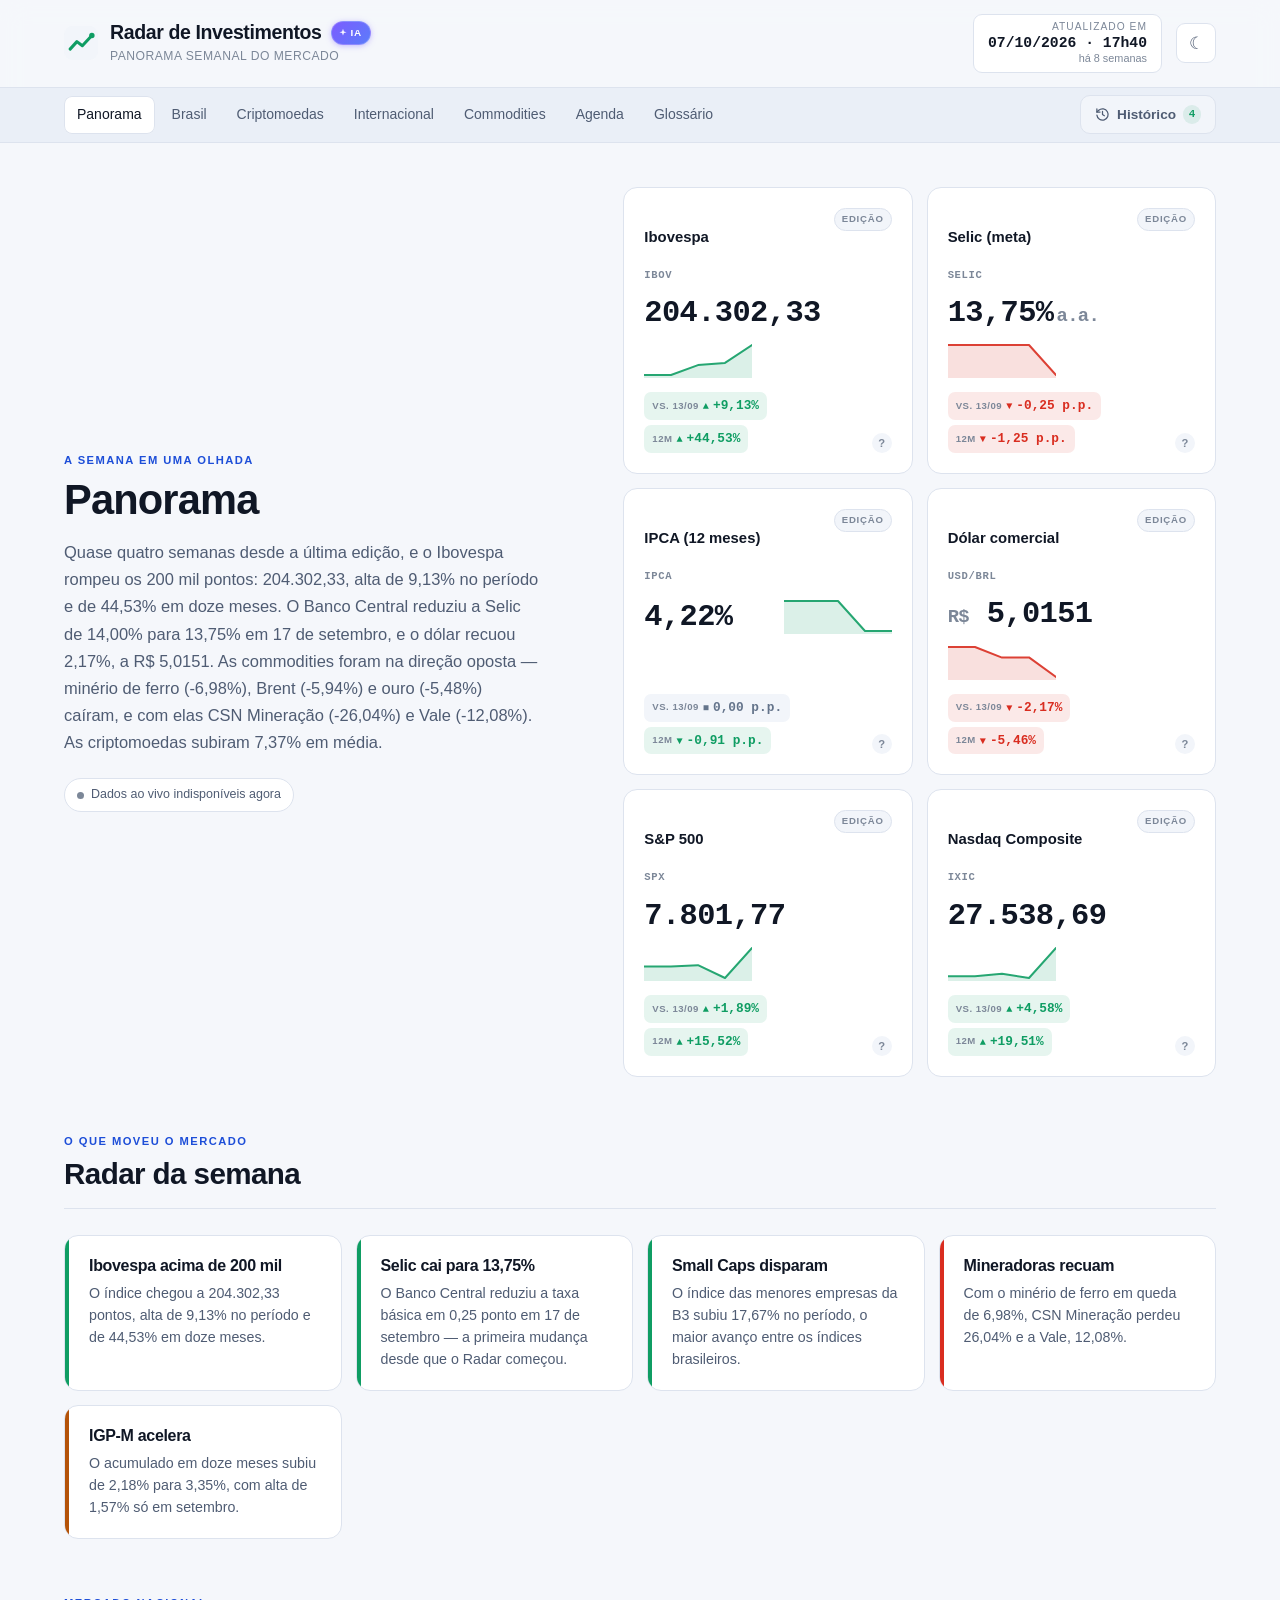
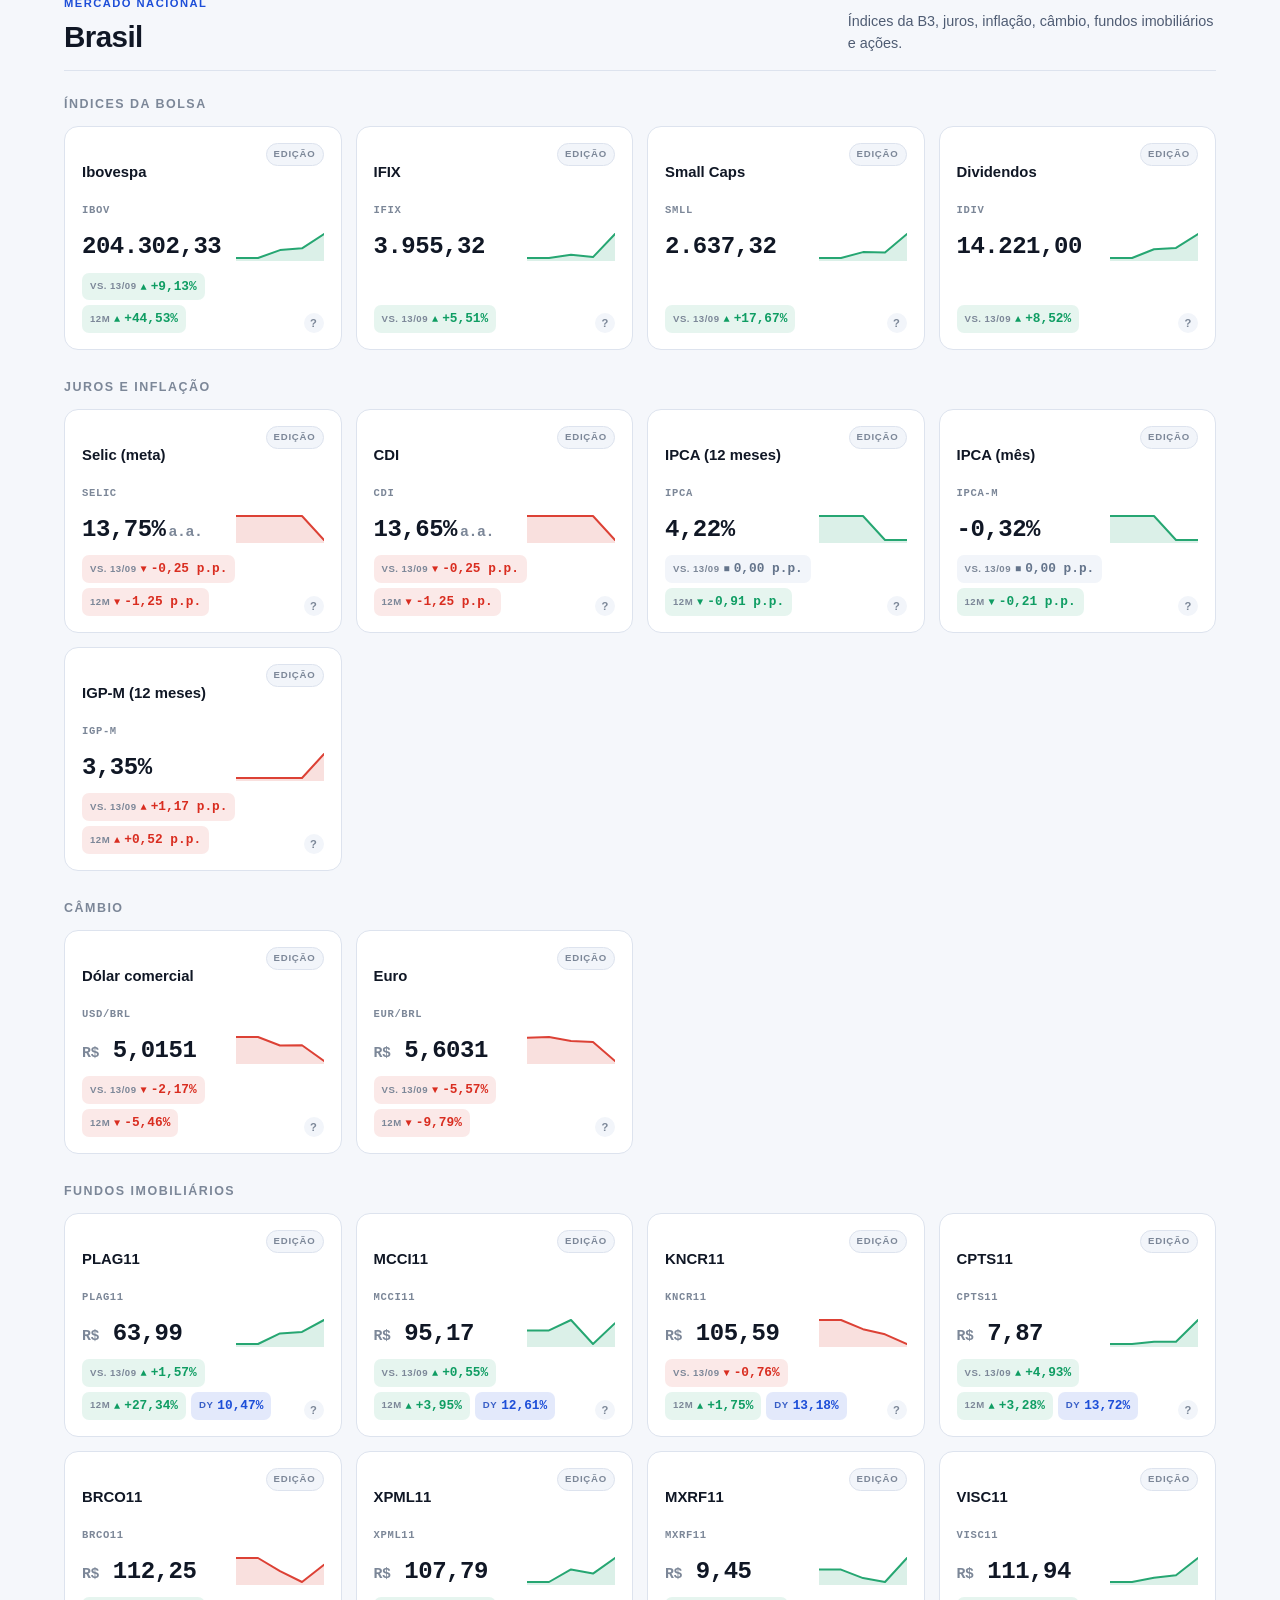
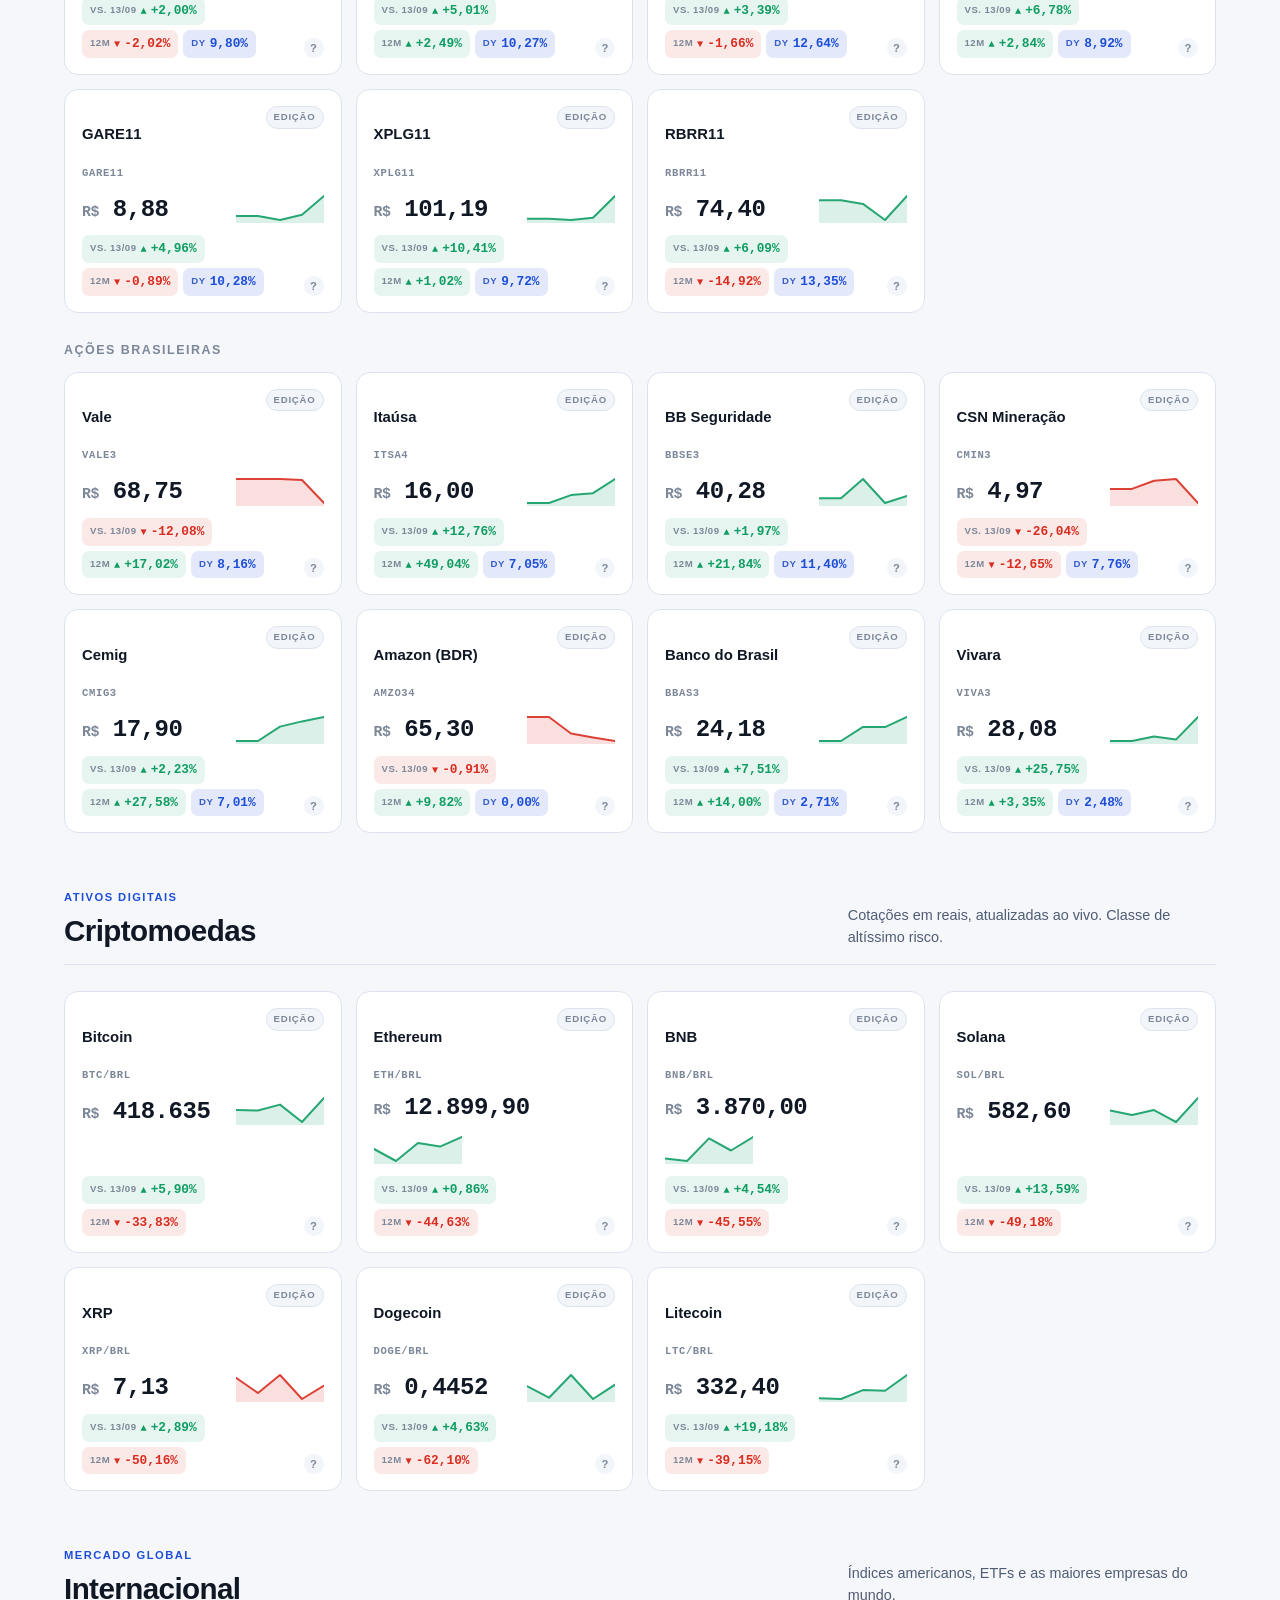
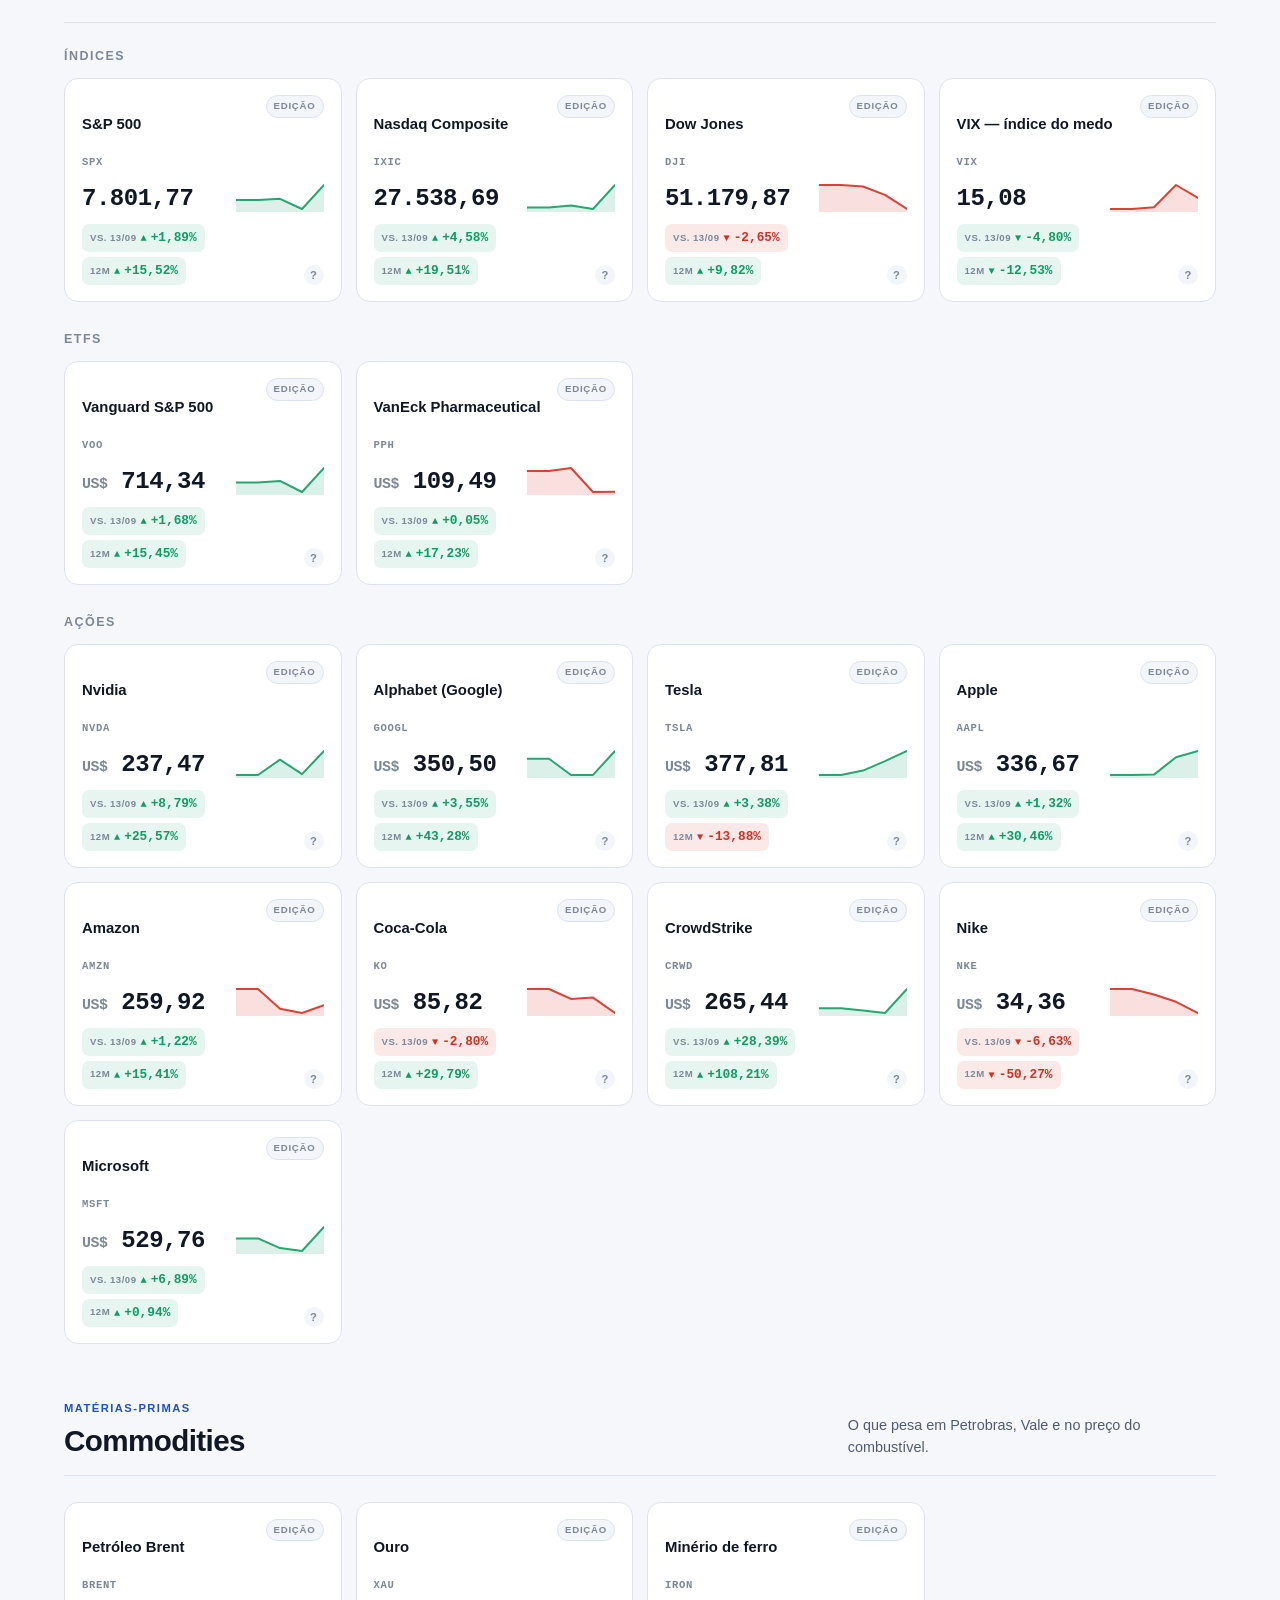
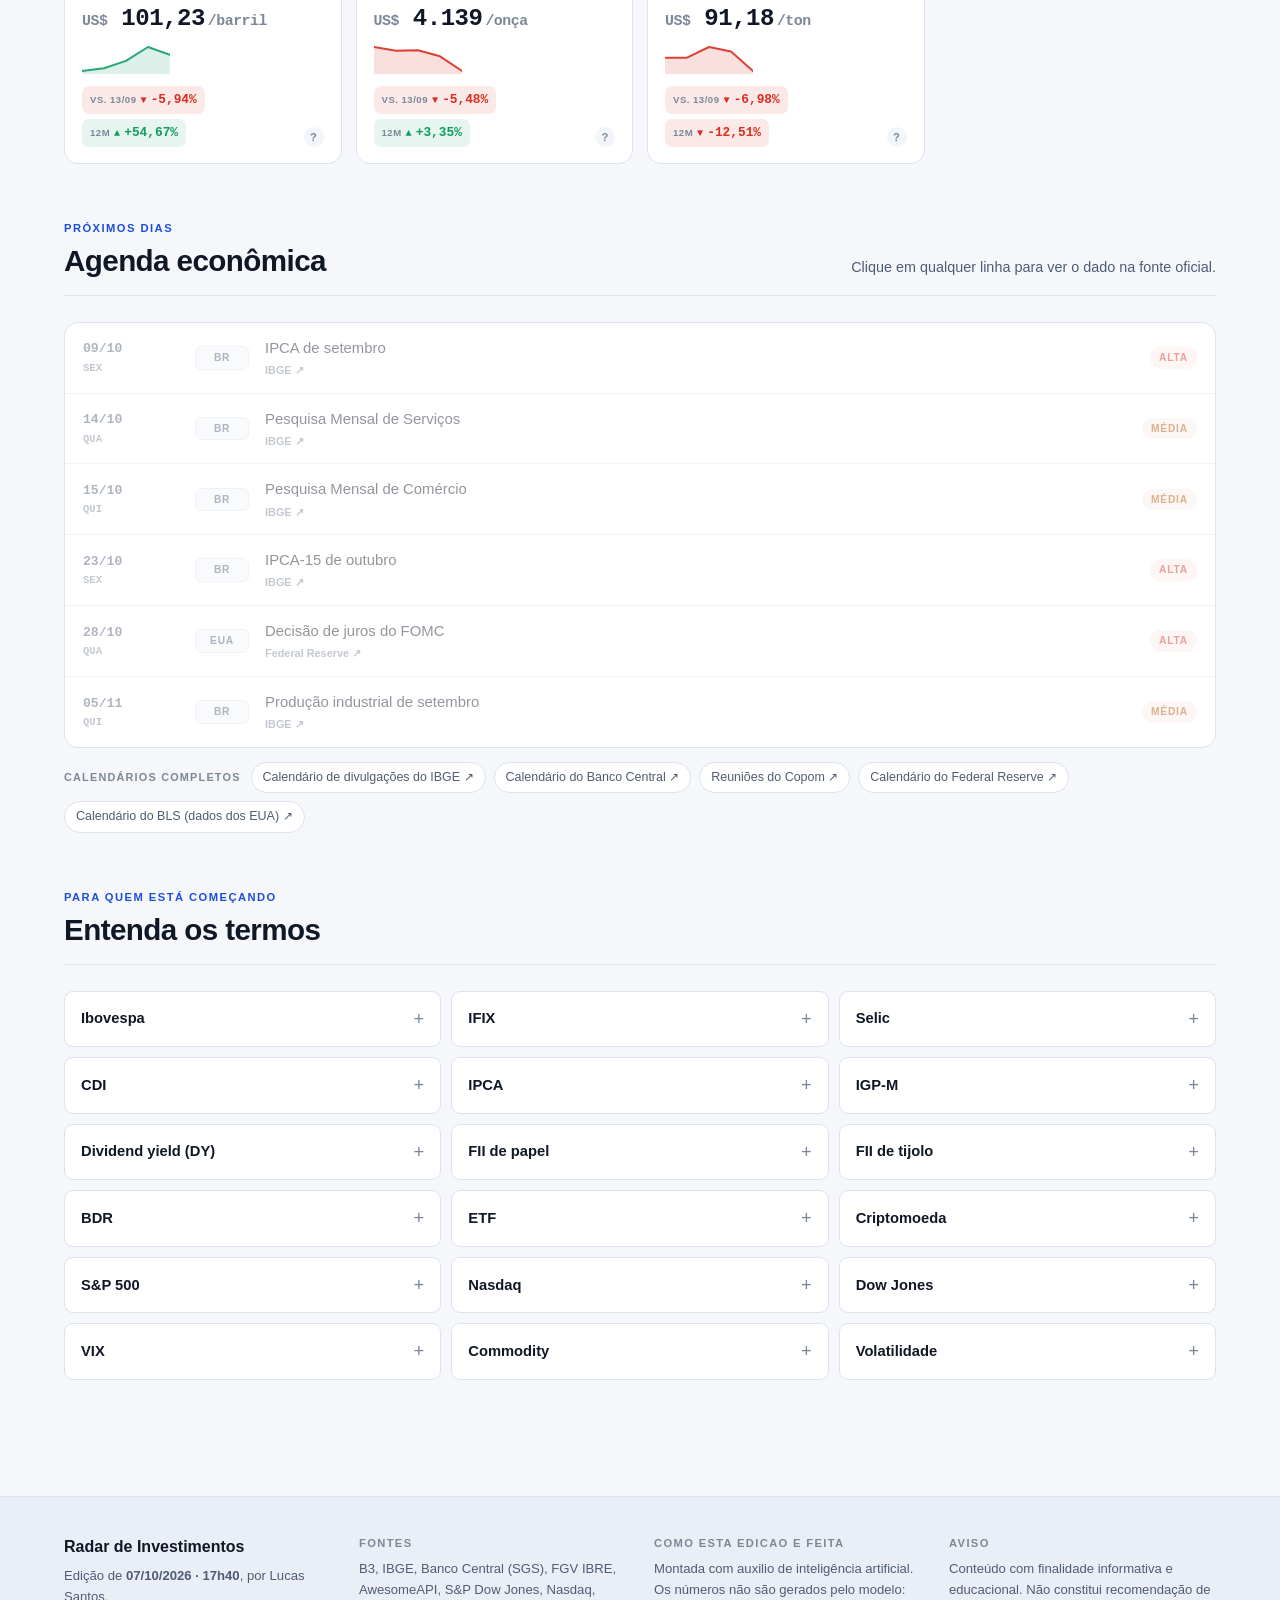
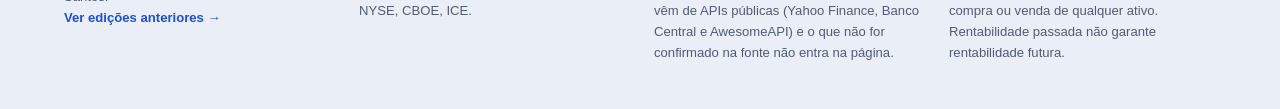
<file: site/index.html>
<!DOCTYPE html>
<html lang="pt-BR" data-tema="escuro">
<head>
<meta charset="UTF-8">
<meta name="viewport" content="width=device-width, initial-scale=1">
<title>Radar de Investimentos</title>
<meta name="description" content="Panorama semanal do mercado financeiro nacional e internacional: Ibovespa, IFIX, Selic, IPCA, fundos imobiliários, ações, criptomoedas, S&P 500, Nasdaq, dólar e commodities.">
<meta name="theme-color" content="#0b0f17">
<link rel="stylesheet" href="css/style.css">
<link rel="icon" href="data:image/svg+xml,<svg xmlns='http://www.w3.org/2000/svg' viewBox='0 0 100 100'><rect width='100' height='100' rx='22' fill='%230b0f17'/><path d='M18 68 L38 46 L54 58 L82 28' fill='none' stroke='%2334d399' stroke-width='9' stroke-linecap='round' stroke-linejoin='round'/></svg>">
<!-- analytics:inicio — o ferramentas/arquivar.mjs remove este bloco dos
     snapshots, para que as edições congeladas continuem sem nenhuma
     requisição de rede. Não tire os marcadores. -->
<script async src="https://www.googletagmanager.com/gtag/js?id=G-11J3Y8Y9GD"></script>
<script>
  window.dataLayer = window.dataLayer || [];
  function gtag(){ dataLayer.push(arguments); }
  gtag('js', new Date());
  gtag('config', 'G-11J3Y8Y9GD');
</script>
<!-- analytics:fim -->
</head>
<body data-pagina="radar">

<a class="pular" href="#conteudo">Pular para o conteúdo</a>

<!-- ====================== CABEÇALHO FIXO ====================== -->
<header class="topo" id="topo">
  <div class="topo__linha container">

    <a class="marca" href="index.html">
      <span class="marca__icone" aria-hidden="true">
        <svg viewBox="0 0 100 100" width="34" height="34">
          <rect width="100" height="100" rx="24" class="marca__fundo"/>
          <path d="M18 68 L38 46 L54 58 L82 28" fill="none" class="marca__linha"
                stroke-width="9" stroke-linecap="round" stroke-linejoin="round"/>
          <circle cx="82" cy="28" r="8" class="marca__ponto"/>
        </svg>
      </span>
      <div class="marca__texto">
        <div class="marca__linha1">
          <h1 class="marca__nome">Radar de Investimentos</h1>
          <span class="selo-ia" title="Edicao montada com auxilio de IA. Os numeros vem de APIs publicas (Yahoo Finance, Banco Central, AwesomeAPI), nao do modelo.">
            <svg viewBox="0 0 24 24" width="10" height="10" fill="currentColor" aria-hidden="true">
              <path d="M12 2l2.2 6.1L20.5 10l-6.3 1.9L12 18l-2.2-6.1L3.5 10l6.3-1.9L12 2z"/>
            </svg>
            IA
          </span>
        </div>
        <p class="marca__sub">Panorama semanal do mercado</p>
      </div>
    </a>

    <div class="topo__direita">
      <div class="atualizacao" title="Data desta edição">
        <span class="atualizacao__rotulo">Atualizado em</span>
        <strong class="atualizacao__valor" id="dataAtualizacao">—</strong>
        <span class="atualizacao__relativo" id="dataRelativa"></span>
      </div>
      <button class="btn-icone" id="btnTema" type="button" aria-label="Alternar tema claro e escuro">
        <span class="btn-icone__sol" aria-hidden="true">☀</span>
        <span class="btn-icone__lua" aria-hidden="true">☾</span>
      </button>
    </div>

  </div>

  <!-- Barra de navegação + acesso ao histórico -->
  <nav class="navbar" aria-label="Seções do site">
    <div class="container navbar__linha">
      <ul class="navbar__links" id="navLinks">
        <li><a href="#panorama">Panorama</a></li>
        <li><a href="#brasil">Brasil</a></li>
        <li><a href="#cripto">Criptomoedas</a></li>
        <li><a href="#internacional">Internacional</a></li>
        <li><a href="#commodities">Commodities</a></li>
        <li><a href="#agenda">Agenda</a></li>
        <li><a href="#glossario">Glossário</a></li>
      </ul>

      <div class="navbar__controles">
        <a class="btn-historico" href="historico.html">
          <svg viewBox="0 0 24 24" width="15" height="15" fill="none" stroke="currentColor"
               stroke-width="2" stroke-linecap="round" stroke-linejoin="round" aria-hidden="true">
            <path d="M3 3v5h5"/><path d="M3.05 13A9 9 0 1 0 6 5.3L3 8"/><path d="M12 7v5l3 2"/>
          </svg>
          Histórico
          <span class="btn-historico__qtd" id="qtdEdicoes" hidden></span>
        </a>
      </div>
    </div>
  </nav>
</header>

<main id="conteudo">

  <!-- Aviso de números ainda não conferidos (some sozinho) -->
  <div class="aviso-exemplo" id="avisoExemplo" hidden>
    <div class="container">
      <strong><span id="qtdExemplo">0</span> indicadores ainda com número de exemplo:</strong>
      <span id="listaExemplo"></span>.
      Substitua no <code>js/dados.js</code> e apague a linha <code>exemplo: true</code> —
      este aviso some quando não sobrar nenhum.
    </div>
  </div>

  <!-- ====================== PANORAMA ====================== -->
  <section class="secao secao--abertura" id="panorama">
    <div class="container">
      <div class="abertura">
        <div class="abertura__texto">
          <p class="secao__etiqueta">A semana em uma olhada</p>
          <h2 class="abertura__titulo">Panorama</h2>
          <p class="abertura__resumo" id="resumoSemana"></p>
          <div class="mercados" id="statusDados"></div>
        </div>
        <div class="abertura__cards" id="cardsDestaque"></div>
      </div>
    </div>
  </section>

  <!-- ====================== RADAR DA SEMANA ====================== -->
  <section class="secao" id="radar">
    <div class="container">
      <header class="secao__cabecalho">
        <div>
          <p class="secao__etiqueta">O que moveu o mercado</p>
          <h2 class="secao__titulo">Radar da semana</h2>
        </div>
      </header>
      <div class="destaques" id="listaDestaques"></div>
    </div>
  </section>

  <!-- ====================== BRASIL ====================== -->
  <section class="secao" id="brasil">
    <div class="container">
      <header class="secao__cabecalho">
        <div>
          <p class="secao__etiqueta">Mercado nacional</p>
          <h2 class="secao__titulo">Brasil</h2>
        </div>
        <p class="secao__apoio">Índices da B3, juros, inflação, câmbio, fundos imobiliários e ações.</p>
      </header>

      <h3 class="grupo__titulo">Índices da bolsa</h3>
      <div class="grade" data-grupo="br-indices"></div>

      <h3 class="grupo__titulo">Juros e inflação</h3>
      <div class="grade" data-grupo="br-macro"></div>

      <h3 class="grupo__titulo">Câmbio</h3>
      <div class="grade" data-grupo="cambio"></div>

      <h3 class="grupo__titulo">Fundos imobiliários</h3>
      <div class="grade" data-grupo="br-fiis"></div>

      <h3 class="grupo__titulo">Ações brasileiras</h3>
      <div class="grade" data-grupo="br-acoes"></div>
    </div>
  </section>

  <!-- ====================== CRIPTOMOEDAS ====================== -->
  <section class="secao" id="cripto">
    <div class="container">
      <header class="secao__cabecalho">
        <div>
          <p class="secao__etiqueta">Ativos digitais</p>
          <h2 class="secao__titulo">Criptomoedas</h2>
        </div>
        <p class="secao__apoio">Cotações em reais, atualizadas ao vivo. Classe de altíssimo risco.</p>
      </header>
      <div class="grade" data-grupo="cripto"></div>
    </div>
  </section>

  <!-- ====================== INTERNACIONAL ====================== -->
  <section class="secao" id="internacional">
    <div class="container">
      <header class="secao__cabecalho">
        <div>
          <p class="secao__etiqueta">Mercado global</p>
          <h2 class="secao__titulo">Internacional</h2>
        </div>
        <p class="secao__apoio">Índices americanos, ETFs e as maiores empresas do mundo.</p>
      </header>

      <h3 class="grupo__titulo">Índices</h3>
      <div class="grade" data-grupo="int-indices"></div>

      <h3 class="grupo__titulo">ETFs</h3>
      <div class="grade" data-grupo="int-etfs"></div>

      <h3 class="grupo__titulo">Ações</h3>
      <div class="grade" data-grupo="int-acoes"></div>
    </div>
  </section>

  <!-- ====================== COMMODITIES ====================== -->
  <section class="secao" id="commodities">
    <div class="container">
      <header class="secao__cabecalho">
        <div>
          <p class="secao__etiqueta">Matérias-primas</p>
          <h2 class="secao__titulo">Commodities</h2>
        </div>
        <p class="secao__apoio">O que pesa em Petrobras, Vale e no preço do combustível.</p>
      </header>
      <div class="grade" data-grupo="commodities"></div>
    </div>
  </section>

  <!-- ====================== AGENDA ====================== -->
  <section class="secao" id="agenda">
    <div class="container">
      <header class="secao__cabecalho">
        <div>
          <p class="secao__etiqueta">Próximos dias</p>
          <h2 class="secao__titulo">Agenda econômica</h2>
        </div>
        <p class="secao__apoio">Clique em qualquer linha para ver o dado na fonte oficial.</p>
      </header>
      <ol class="agenda" id="listaAgenda"></ol>
      <div class="calendarios" id="listaCalendarios"></div>
    </div>
  </section>

  <!-- ====================== GLOSSÁRIO ====================== -->
  <section class="secao" id="glossario">
    <div class="container">
      <header class="secao__cabecalho">
        <div>
          <p class="secao__etiqueta">Para quem está começando</p>
          <h2 class="secao__titulo">Entenda os termos</h2>
        </div>
      </header>
      <div class="glossario" id="listaGlossario"></div>
    </div>
  </section>

</main>

<!-- ====================== RODAPÉ ====================== -->
<footer class="rodape">
  <div class="container rodape__grade">
    <div>
      <p class="rodape__marca">Radar de Investimentos</p>
      <p class="rodape__linha">
        Edição de <strong id="rodapeData">—</strong>, por <span id="rodapeResponsavel">—</span>.
      </p>
      <p class="rodape__linha"><a class="rodape__link" href="historico.html">Ver edições anteriores →</a></p>
    </div>
    <div>
      <p class="rodape__titulo">Fontes</p>
      <p class="rodape__linha">B3, IBGE, Banco Central (SGS), FGV IBRE, AwesomeAPI, S&amp;P Dow Jones, Nasdaq, NYSE, CBOE, ICE.</p>
    </div>
    <div>
      <p class="rodape__titulo">Como esta edicao e feita</p>
      <p class="rodape__linha">
        Montada com auxilio de intelig&ecirc;ncia artificial. Os n&uacute;meros n&atilde;o s&atilde;o gerados
        pelo modelo: v&ecirc;m de APIs p&uacute;blicas (Yahoo Finance, Banco Central e AwesomeAPI)
        e o que n&atilde;o for confirmado na fonte n&atilde;o entra na p&aacute;gina.
      </p>
    </div>
    <div>
      <p class="rodape__titulo">Aviso</p>
      <p class="rodape__linha">
        Conteúdo com finalidade informativa e educacional. Não constitui recomendação
        de compra ou venda de qualquer ativo. Rentabilidade passada não garante
        rentabilidade futura.
      </p>
    </div>
  </div>
</footer>

<button class="ao-topo" id="btnTopo" type="button" aria-label="Voltar ao topo">↑</button>

<script src="js/dados.js"></script>
<script src="js/historico.js"></script>
<script src="js/app.js"></script>
</body>
</html>
</file>
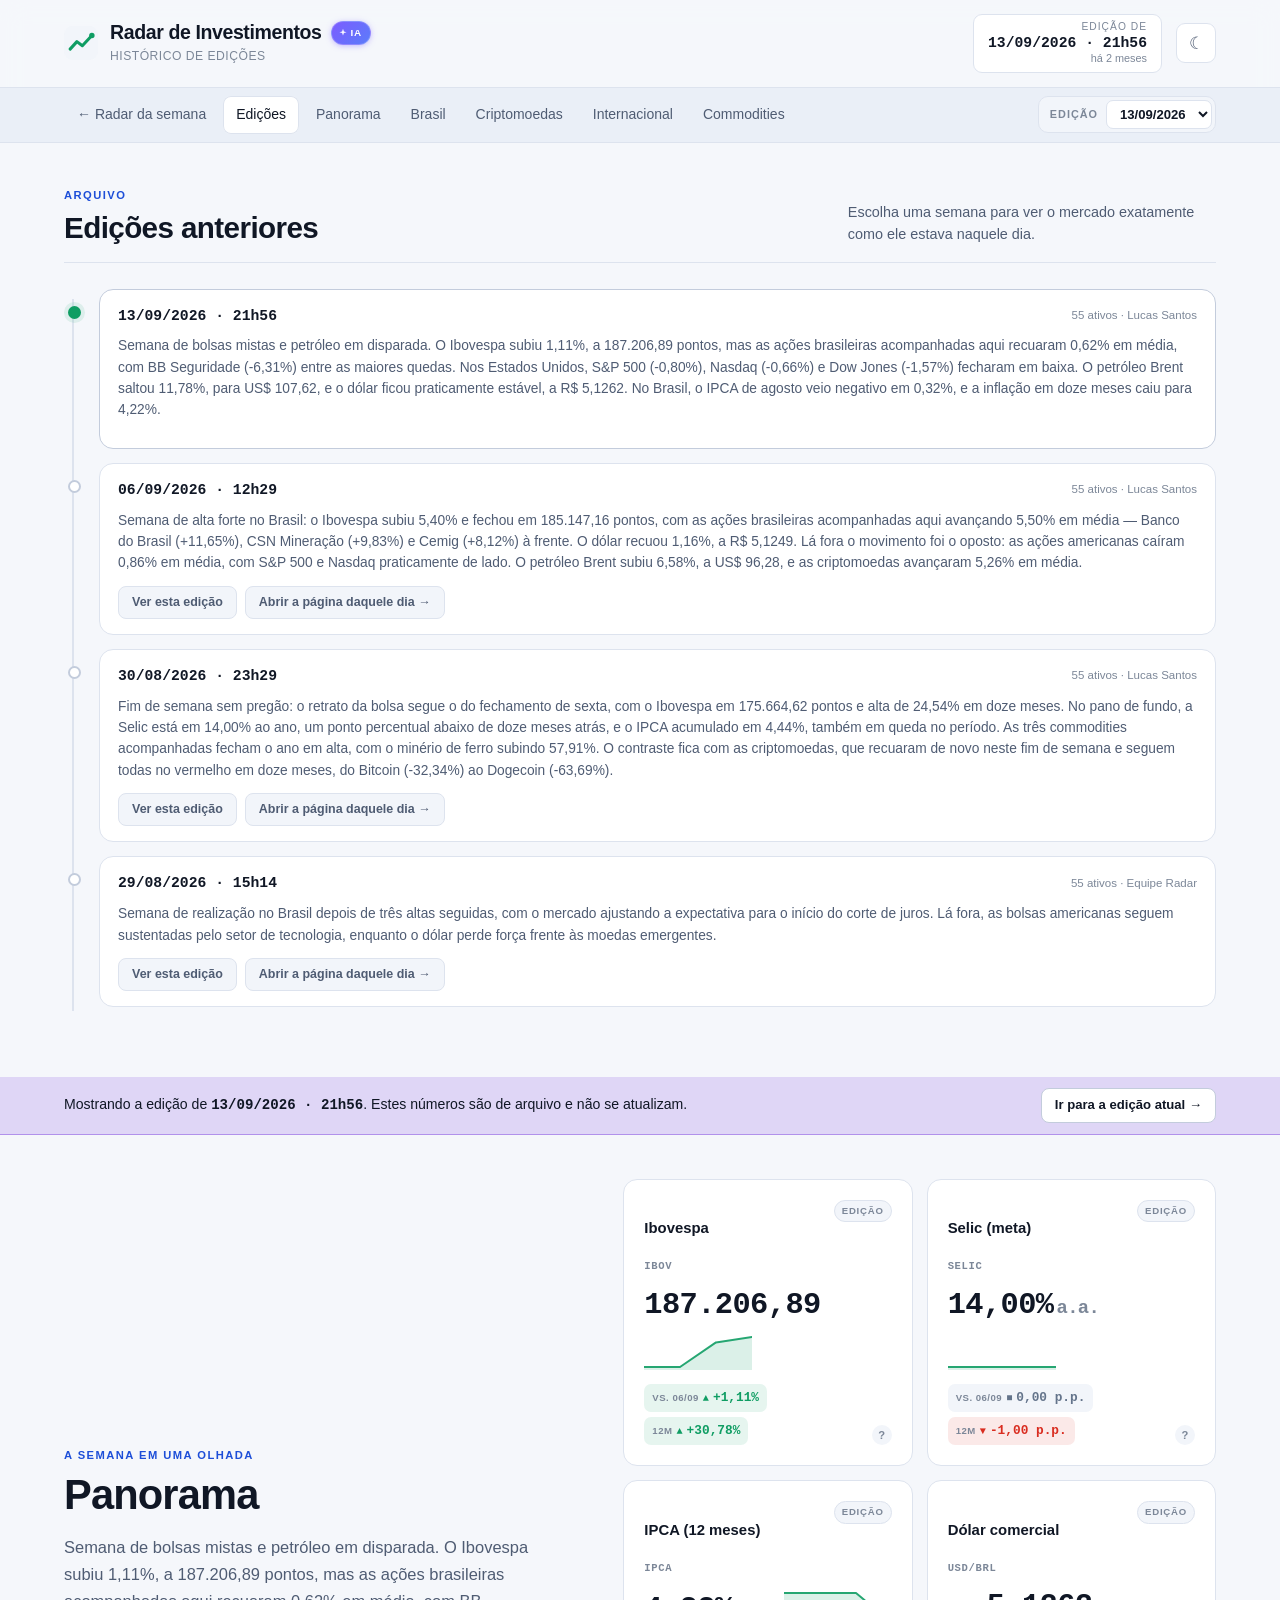
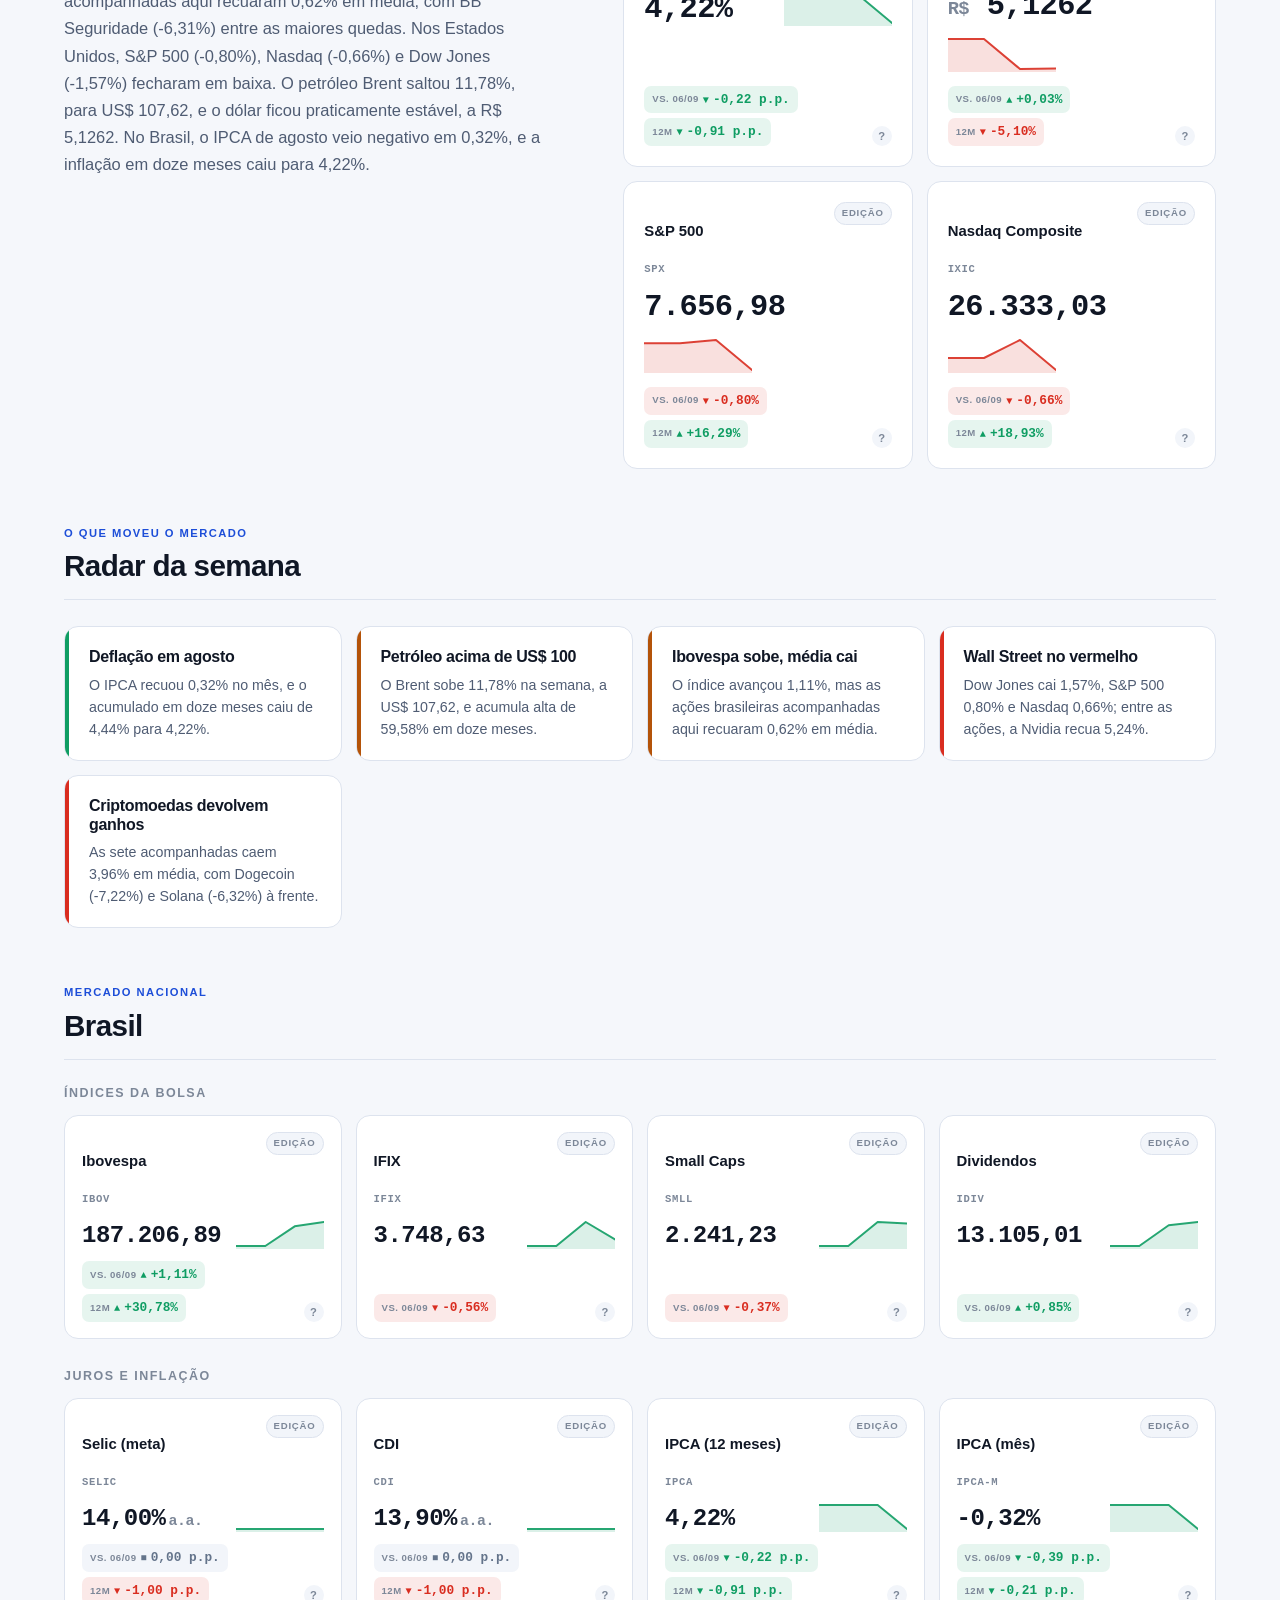
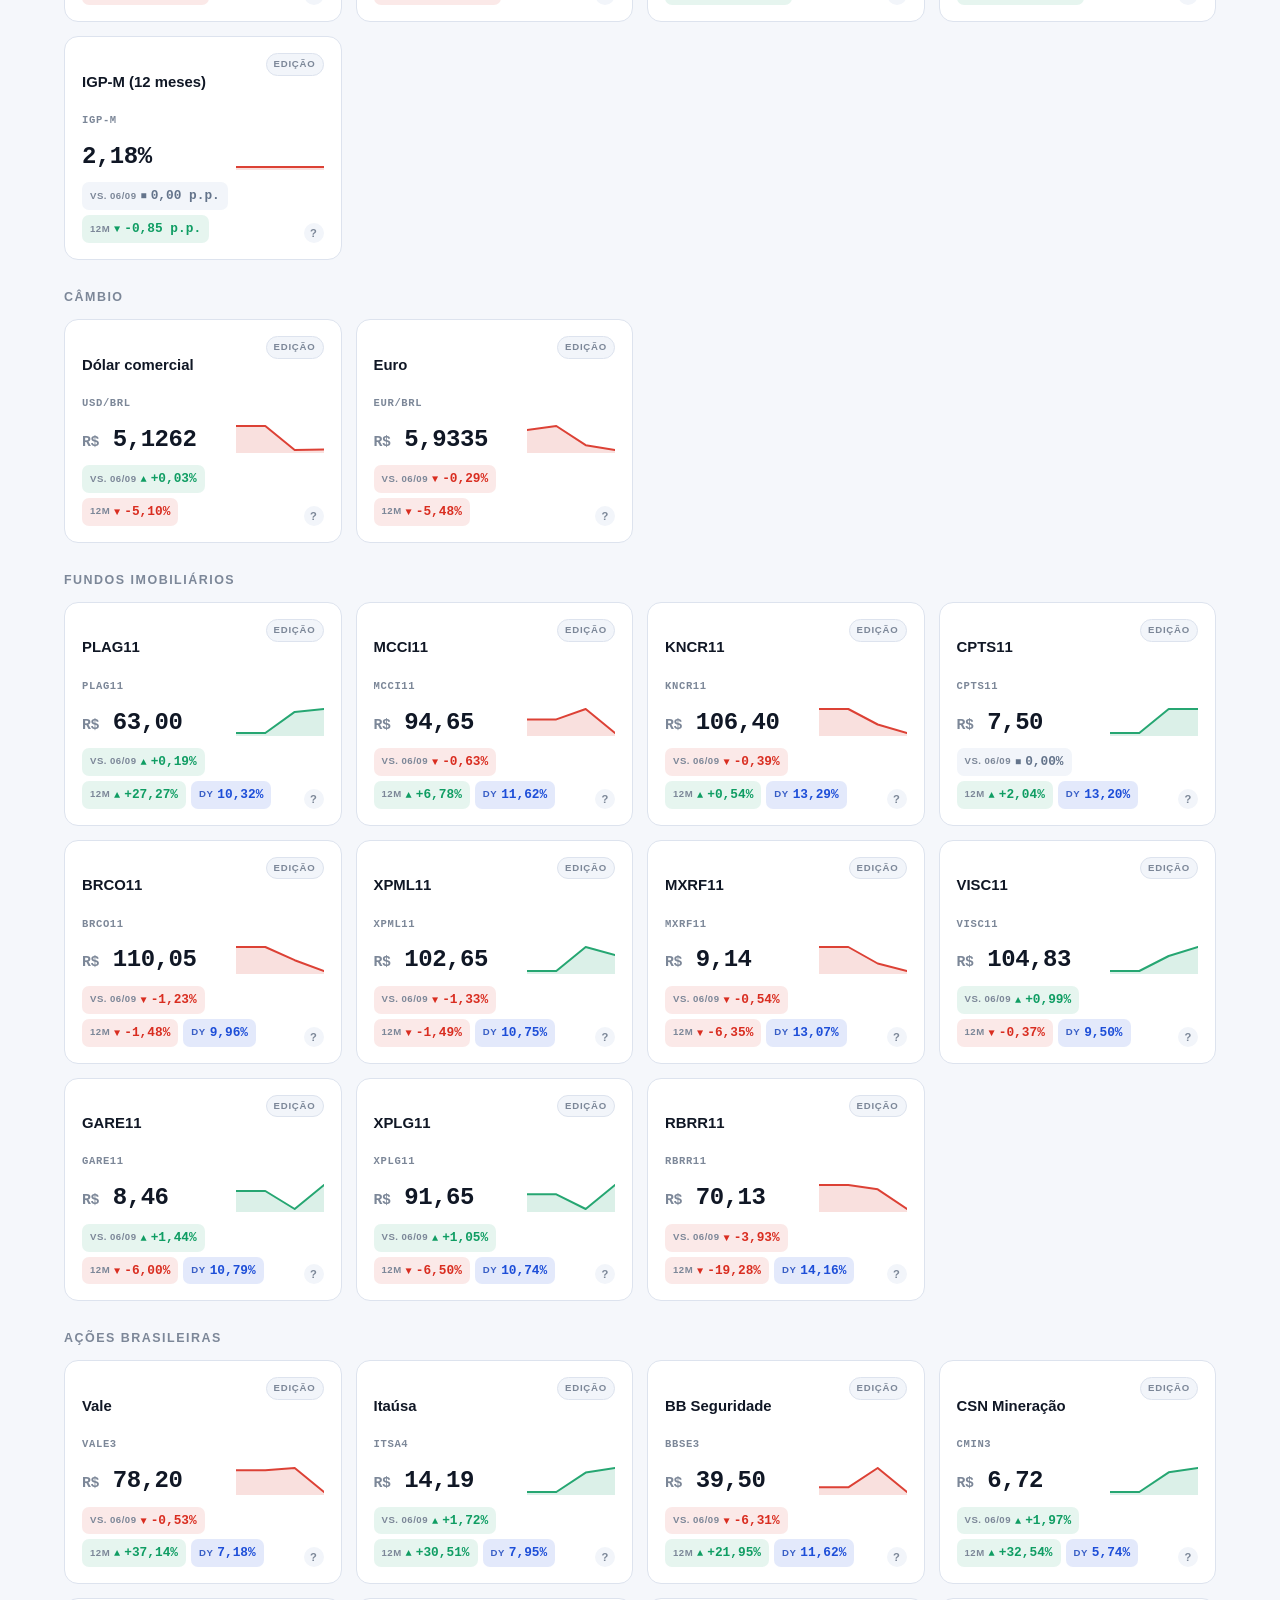
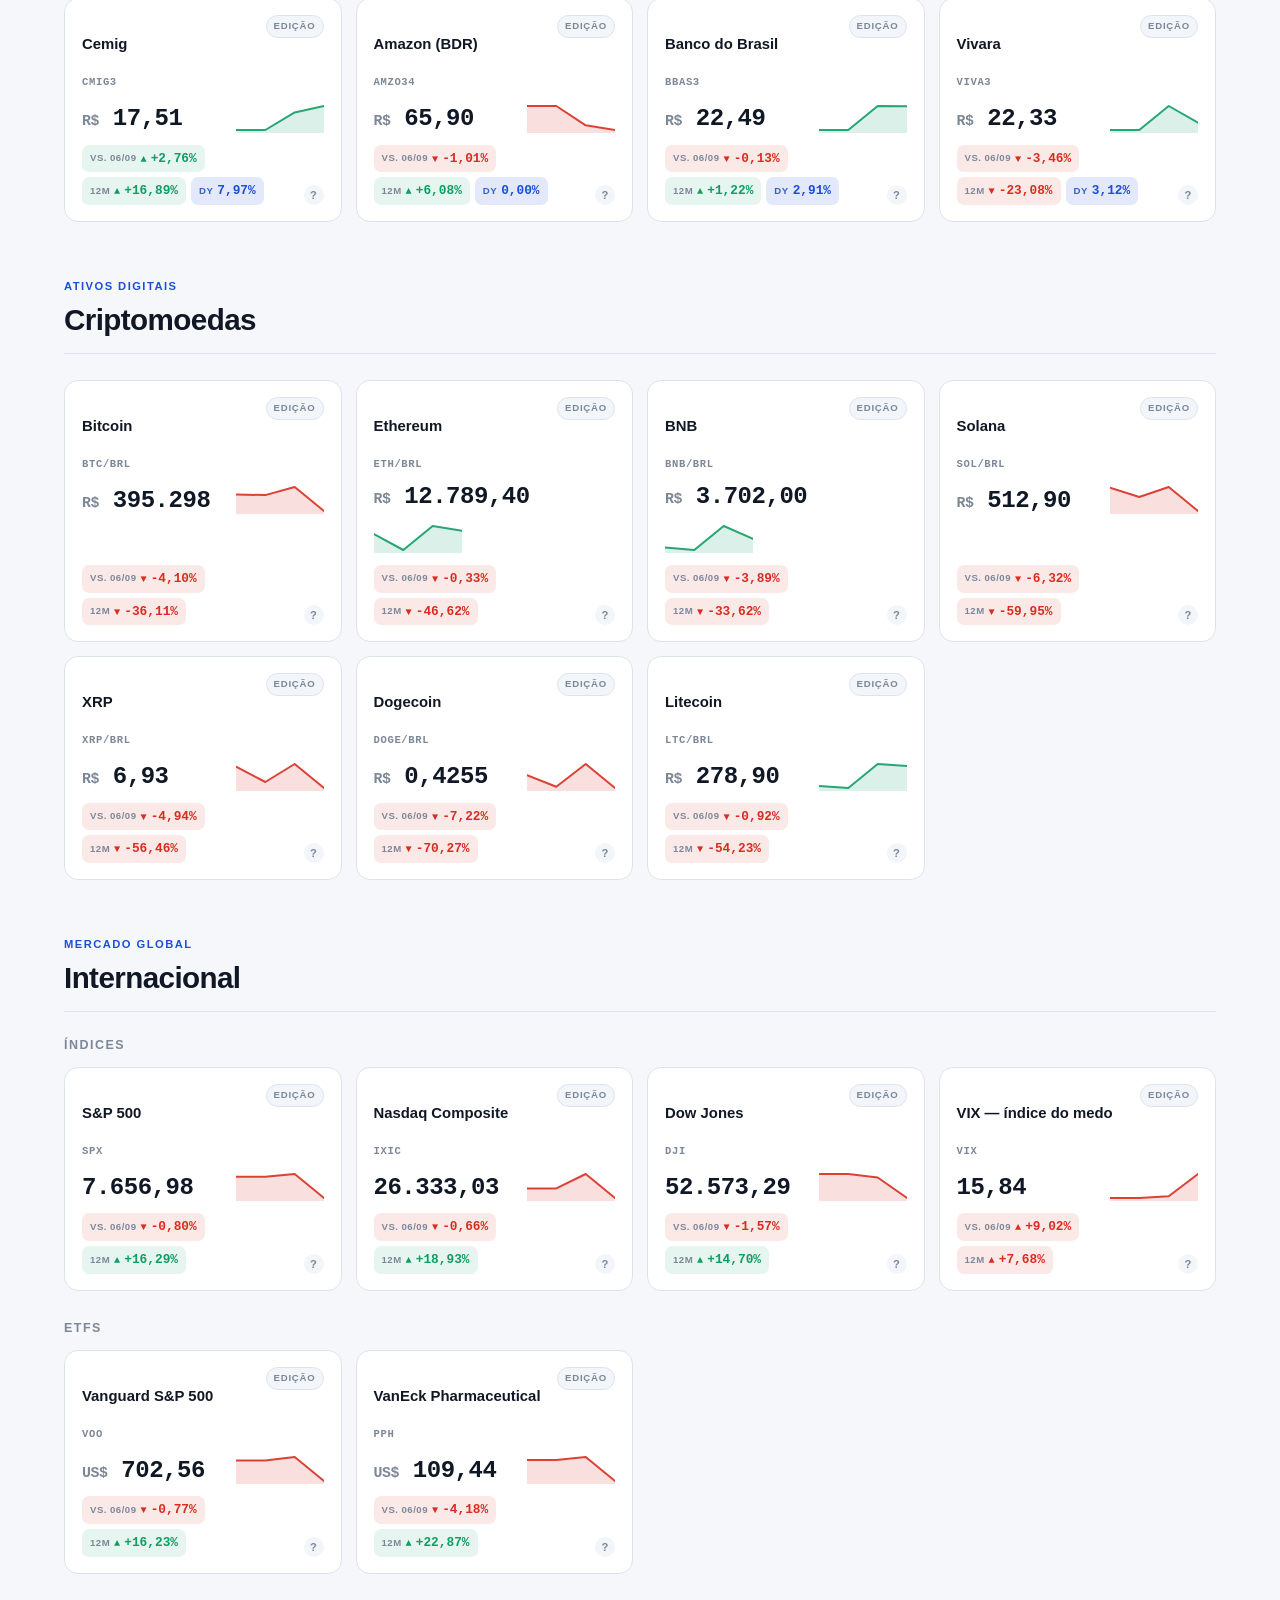
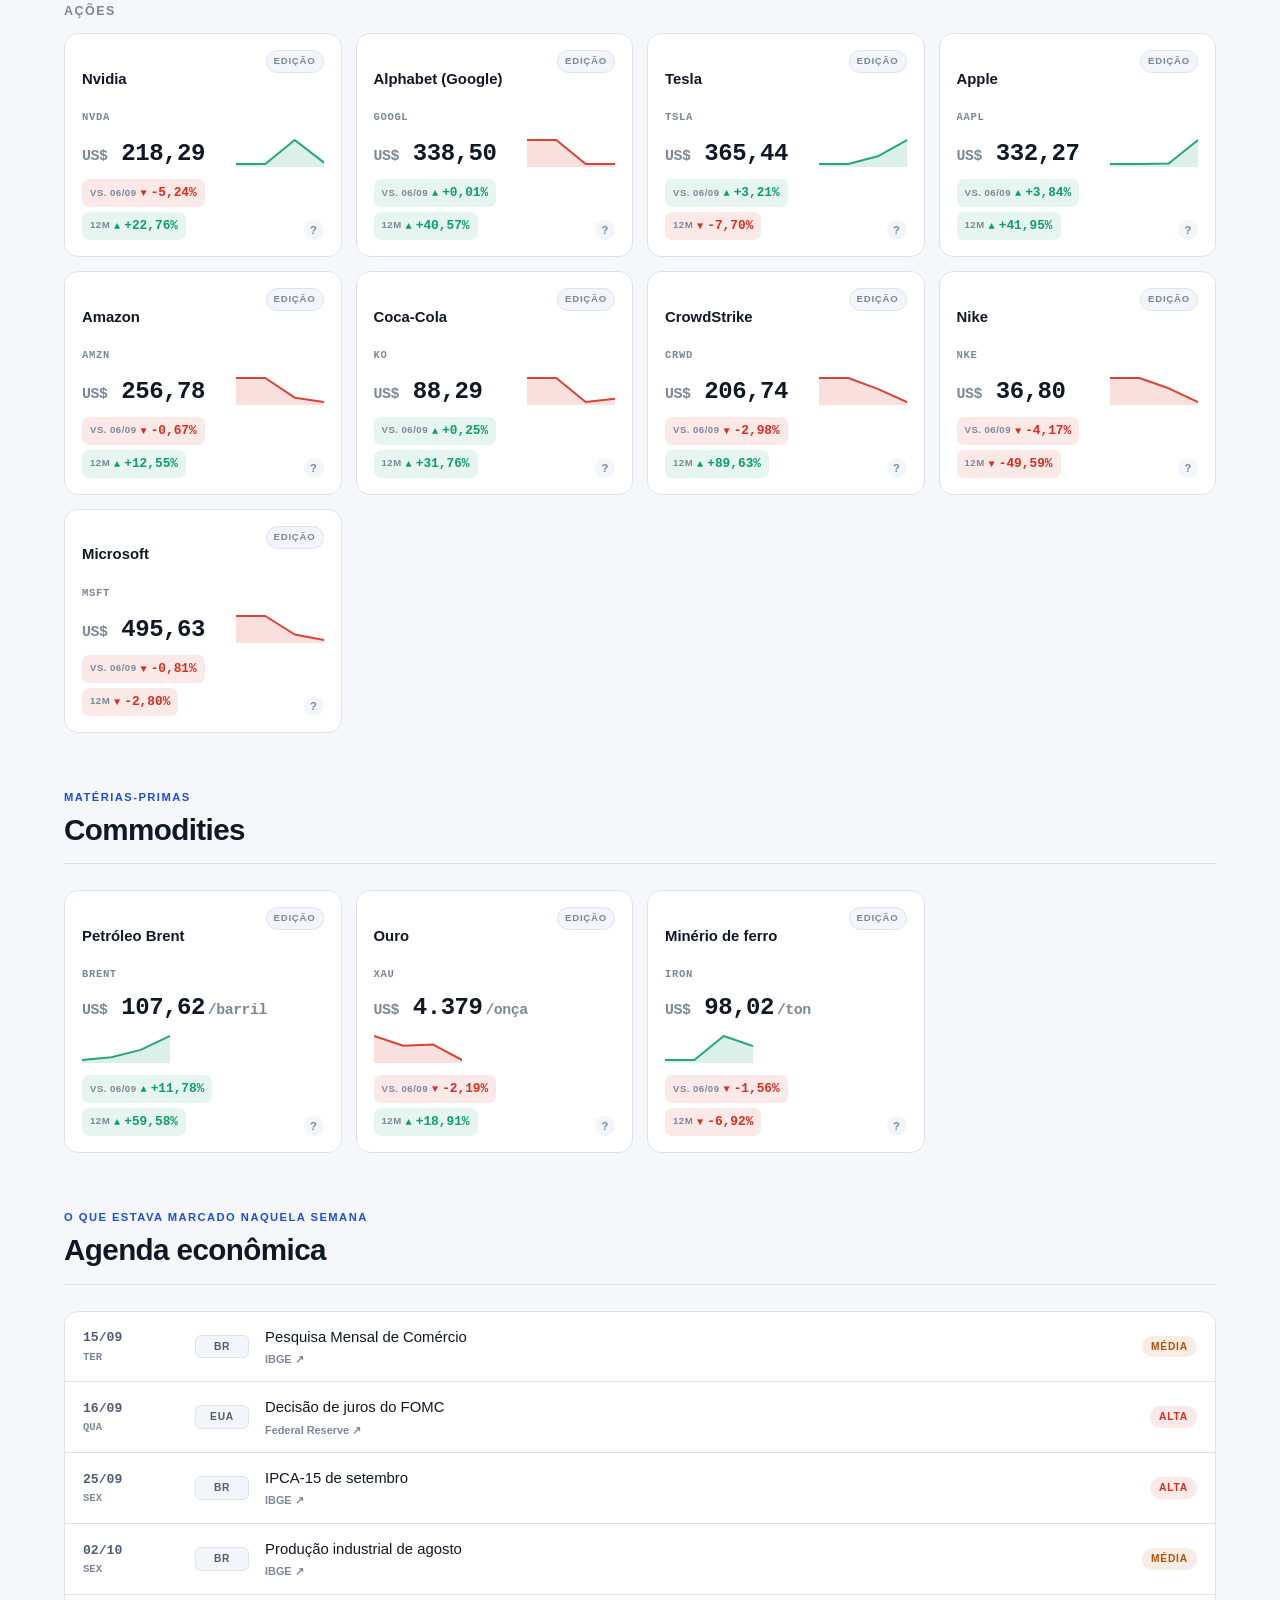
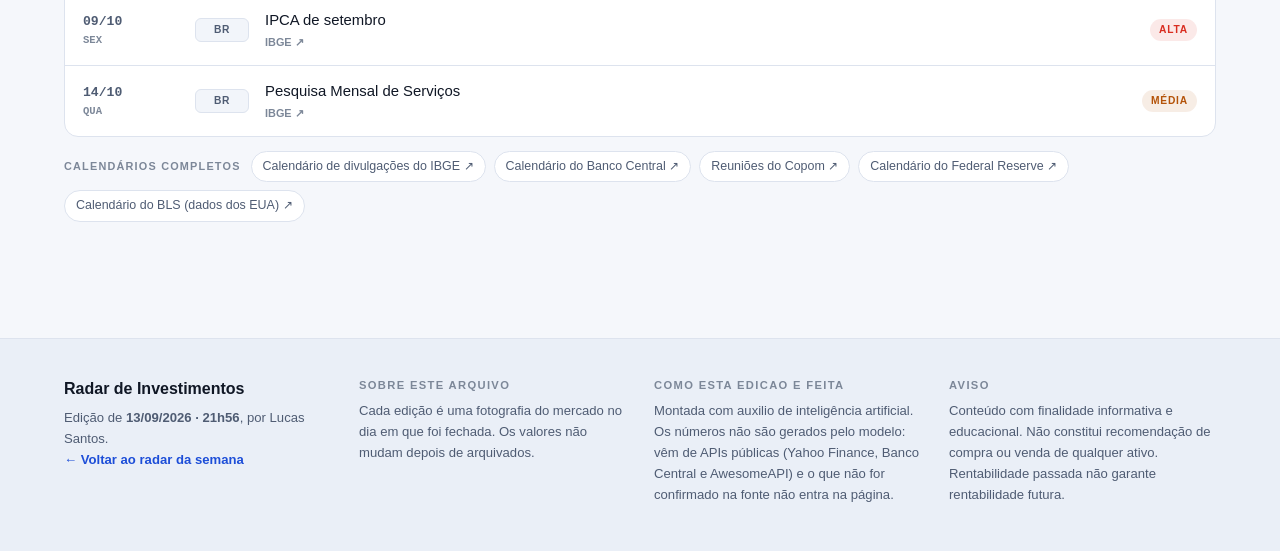
<file: site/historico.html>
<!DOCTYPE html>
<html lang="pt-BR" data-tema="escuro">
<head>
<meta charset="UTF-8">
<meta name="viewport" content="width=device-width, initial-scale=1">
<title>Histórico · Radar de Investimentos</title>
<meta name="description" content="Edições anteriores do Radar de Investimentos: reabra qualquer semana e veja o mercado como ele estava.">
<meta name="theme-color" content="#0b0f17">
<link rel="stylesheet" href="css/style.css">
<link rel="icon" href="data:image/svg+xml,<svg xmlns='http://www.w3.org/2000/svg' viewBox='0 0 100 100'><rect width='100' height='100' rx='22' fill='%230b0f17'/><path d='M18 68 L38 46 L54 58 L82 28' fill='none' stroke='%2334d399' stroke-width='9' stroke-linecap='round' stroke-linejoin='round'/></svg>">
<!-- analytics:inicio — o ferramentas/arquivar.mjs remove este bloco dos
     snapshots, para que as edições congeladas continuem sem nenhuma
     requisição de rede. Não tire os marcadores. -->
<script async src="https://www.googletagmanager.com/gtag/js?id=G-11J3Y8Y9GD"></script>
<script>
  window.dataLayer = window.dataLayer || [];
  function gtag(){ dataLayer.push(arguments); }
  gtag('js', new Date());
  gtag('config', 'G-11J3Y8Y9GD');
</script>
<!-- analytics:fim -->
</head>
<body data-pagina="historico">

<a class="pular" href="#conteudo">Pular para o conteúdo</a>

<!-- ====================== CABEÇALHO FIXO ====================== -->
<header class="topo" id="topo">
  <div class="topo__linha container">

    <a class="marca" href="index.html">
      <span class="marca__icone" aria-hidden="true">
        <svg viewBox="0 0 100 100" width="34" height="34">
          <rect width="100" height="100" rx="24" class="marca__fundo"/>
          <path d="M18 68 L38 46 L54 58 L82 28" fill="none" class="marca__linha"
                stroke-width="9" stroke-linecap="round" stroke-linejoin="round"/>
          <circle cx="82" cy="28" r="8" class="marca__ponto"/>
        </svg>
      </span>
      <div class="marca__texto">
        <div class="marca__linha1">
          <h1 class="marca__nome">Radar de Investimentos</h1>
          <span class="selo-ia" title="Edicao montada com auxilio de IA. Os numeros vem de APIs publicas (Yahoo Finance, Banco Central, AwesomeAPI), nao do modelo.">
            <svg viewBox="0 0 24 24" width="10" height="10" fill="currentColor" aria-hidden="true">
              <path d="M12 2l2.2 6.1L20.5 10l-6.3 1.9L12 18l-2.2-6.1L3.5 10l6.3-1.9L12 2z"/>
            </svg>
            IA
          </span>
        </div>
        <p class="marca__sub">Histórico de edições</p>
      </div>
    </a>

    <div class="topo__direita">
      <div class="atualizacao" title="Data da edição que você está vendo">
        <span class="atualizacao__rotulo">Edição de</span>
        <strong class="atualizacao__valor" id="dataAtualizacao">—</strong>
        <span class="atualizacao__relativo" id="dataRelativa"></span>
      </div>
      <button class="btn-icone" id="btnTema" type="button" aria-label="Alternar tema claro e escuro">
        <span class="btn-icone__sol" aria-hidden="true">☀</span>
        <span class="btn-icone__lua" aria-hidden="true">☾</span>
      </button>
    </div>

  </div>

  <nav class="navbar" aria-label="Navegação">
    <div class="container navbar__linha">
      <ul class="navbar__links" id="navLinks">
        <li><a class="navbar__voltar" href="index.html">← Radar da semana</a></li>
        <li><a href="#edicoes">Edições</a></li>
        <li><a href="#panorama">Panorama</a></li>
        <li><a href="#brasil">Brasil</a></li>
        <li><a href="#cripto">Criptomoedas</a></li>
        <li><a href="#internacional">Internacional</a></li>
        <li><a href="#commodities">Commodities</a></li>
      </ul>

      <div class="navbar__controles">
        <div class="edicao" id="caixaEdicao" hidden>
          <label class="edicao__rotulo" for="seletorEdicao">Edição</label>
          <select class="edicao__select" id="seletorEdicao"></select>
        </div>
      </div>
    </div>
  </nav>
</header>

<main id="conteudo">

  <!-- ====================== LINHA DO TEMPO ====================== -->
  <section class="secao secao--abertura" id="edicoes">
    <div class="container">
      <header class="secao__cabecalho">
        <div>
          <p class="secao__etiqueta">Arquivo</p>
          <h2 class="secao__titulo">Edições anteriores</h2>
        </div>
        <p class="secao__apoio">Escolha uma semana para ver o mercado exatamente como ele estava naquele dia.</p>
      </header>
      <ol class="historico" id="listaHistorico"></ol>
    </div>
  </section>

  <!-- Tudo abaixo só aparece quando existe uma edição selecionada -->
  <div id="conteudoEdicao" hidden>

    <div class="faixa-edicao" id="faixaEdicao">
      <div class="container faixa-edicao__linha">
        <span>Mostrando a edição de <strong id="faixaEdicaoData">—</strong>.
              Estes números são de arquivo e não se atualizam.</span>
        <a href="index.html">Ir para a edição atual →</a>
      </div>
    </div>

    <section class="secao secao--abertura" id="panorama">
      <div class="container">
        <div class="abertura">
          <div class="abertura__texto">
            <p class="secao__etiqueta">A semana em uma olhada</p>
            <h2 class="abertura__titulo">Panorama</h2>
            <p class="abertura__resumo" id="resumoSemana"></p>
            <div class="mercados" id="statusDados"></div>
          </div>
          <div class="abertura__cards" id="cardsDestaque"></div>
        </div>
      </div>
    </section>

    <section class="secao" id="radar">
      <div class="container">
        <header class="secao__cabecalho">
          <div>
            <p class="secao__etiqueta">O que moveu o mercado</p>
            <h2 class="secao__titulo">Radar da semana</h2>
          </div>
        </header>
        <div class="destaques" id="listaDestaques"></div>
      </div>
    </section>

    <section class="secao" id="brasil">
      <div class="container">
        <header class="secao__cabecalho">
          <div>
            <p class="secao__etiqueta">Mercado nacional</p>
            <h2 class="secao__titulo">Brasil</h2>
          </div>
        </header>

        <h3 class="grupo__titulo">Índices da bolsa</h3>
        <div class="grade" data-grupo="br-indices"></div>

        <h3 class="grupo__titulo">Juros e inflação</h3>
        <div class="grade" data-grupo="br-macro"></div>

        <h3 class="grupo__titulo">Câmbio</h3>
        <div class="grade" data-grupo="cambio"></div>

        <h3 class="grupo__titulo">Fundos imobiliários</h3>
        <div class="grade" data-grupo="br-fiis"></div>

        <h3 class="grupo__titulo">Ações brasileiras</h3>
        <div class="grade" data-grupo="br-acoes"></div>
      </div>
    </section>

    <section class="secao" id="cripto">
      <div class="container">
        <header class="secao__cabecalho">
          <div>
            <p class="secao__etiqueta">Ativos digitais</p>
            <h2 class="secao__titulo">Criptomoedas</h2>
          </div>
        </header>
        <div class="grade" data-grupo="cripto"></div>
      </div>
    </section>

    <section class="secao" id="internacional">
      <div class="container">
        <header class="secao__cabecalho">
          <div>
            <p class="secao__etiqueta">Mercado global</p>
            <h2 class="secao__titulo">Internacional</h2>
          </div>
        </header>

        <h3 class="grupo__titulo">Índices</h3>
        <div class="grade" data-grupo="int-indices"></div>

        <h3 class="grupo__titulo">ETFs</h3>
        <div class="grade" data-grupo="int-etfs"></div>

        <h3 class="grupo__titulo">Ações</h3>
        <div class="grade" data-grupo="int-acoes"></div>
      </div>
    </section>

    <section class="secao" id="commodities">
      <div class="container">
        <header class="secao__cabecalho">
          <div>
            <p class="secao__etiqueta">Matérias-primas</p>
            <h2 class="secao__titulo">Commodities</h2>
          </div>
        </header>
        <div class="grade" data-grupo="commodities"></div>
      </div>
    </section>

    <section class="secao" id="agenda">
      <div class="container">
        <header class="secao__cabecalho">
          <div>
            <p class="secao__etiqueta">O que estava marcado naquela semana</p>
            <h2 class="secao__titulo">Agenda econômica</h2>
          </div>
        </header>
        <ol class="agenda" id="listaAgenda"></ol>
        <div class="calendarios" id="listaCalendarios"></div>
      </div>
    </section>

  </div>
</main>

<footer class="rodape">
  <div class="container rodape__grade">
    <div>
      <p class="rodape__marca">Radar de Investimentos</p>
      <p class="rodape__linha">Edição de <strong id="rodapeData">—</strong>, por <span id="rodapeResponsavel">—</span>.</p>
      <p class="rodape__linha"><a class="rodape__link" href="index.html">← Voltar ao radar da semana</a></p>
    </div>
    <div>
      <p class="rodape__titulo">Sobre este arquivo</p>
      <p class="rodape__linha">Cada edição é uma fotografia do mercado no dia em que foi fechada. Os valores não mudam depois de arquivados.</p>
    </div>
    <div>
      <p class="rodape__titulo">Como esta edicao e feita</p>
      <p class="rodape__linha">
        Montada com auxilio de intelig&ecirc;ncia artificial. Os n&uacute;meros n&atilde;o s&atilde;o gerados
        pelo modelo: v&ecirc;m de APIs p&uacute;blicas (Yahoo Finance, Banco Central e AwesomeAPI)
        e o que n&atilde;o for confirmado na fonte n&atilde;o entra na p&aacute;gina.
      </p>
    </div>
    <div>
      <p class="rodape__titulo">Aviso</p>
      <p class="rodape__linha">
        Conteúdo com finalidade informativa e educacional. Não constitui recomendação
        de compra ou venda de qualquer ativo. Rentabilidade passada não garante
        rentabilidade futura.
      </p>
    </div>
  </div>
</footer>

<button class="ao-topo" id="btnTopo" type="button" aria-label="Voltar ao topo">↑</button>

<script src="js/dados.js"></script>
<script src="js/historico.js"></script>
<script src="js/app.js"></script>
</body>
</html>
</file>
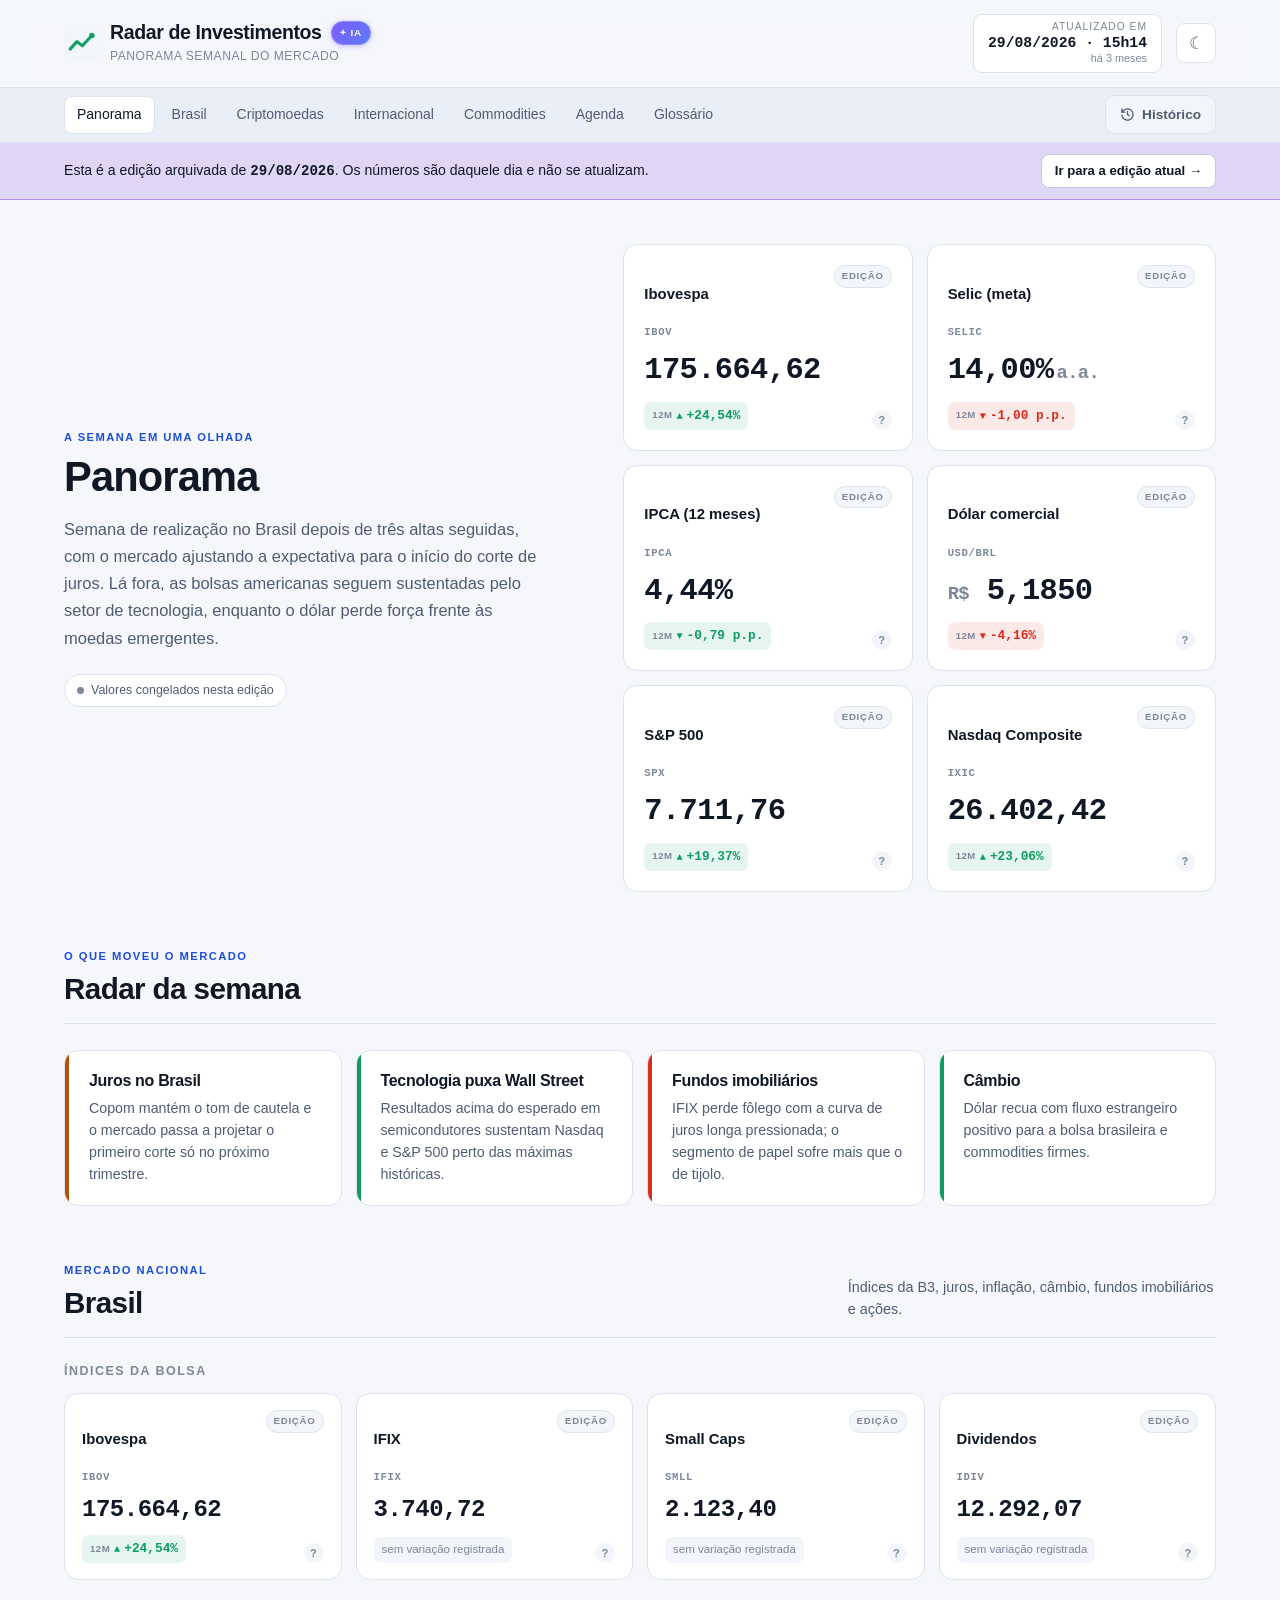
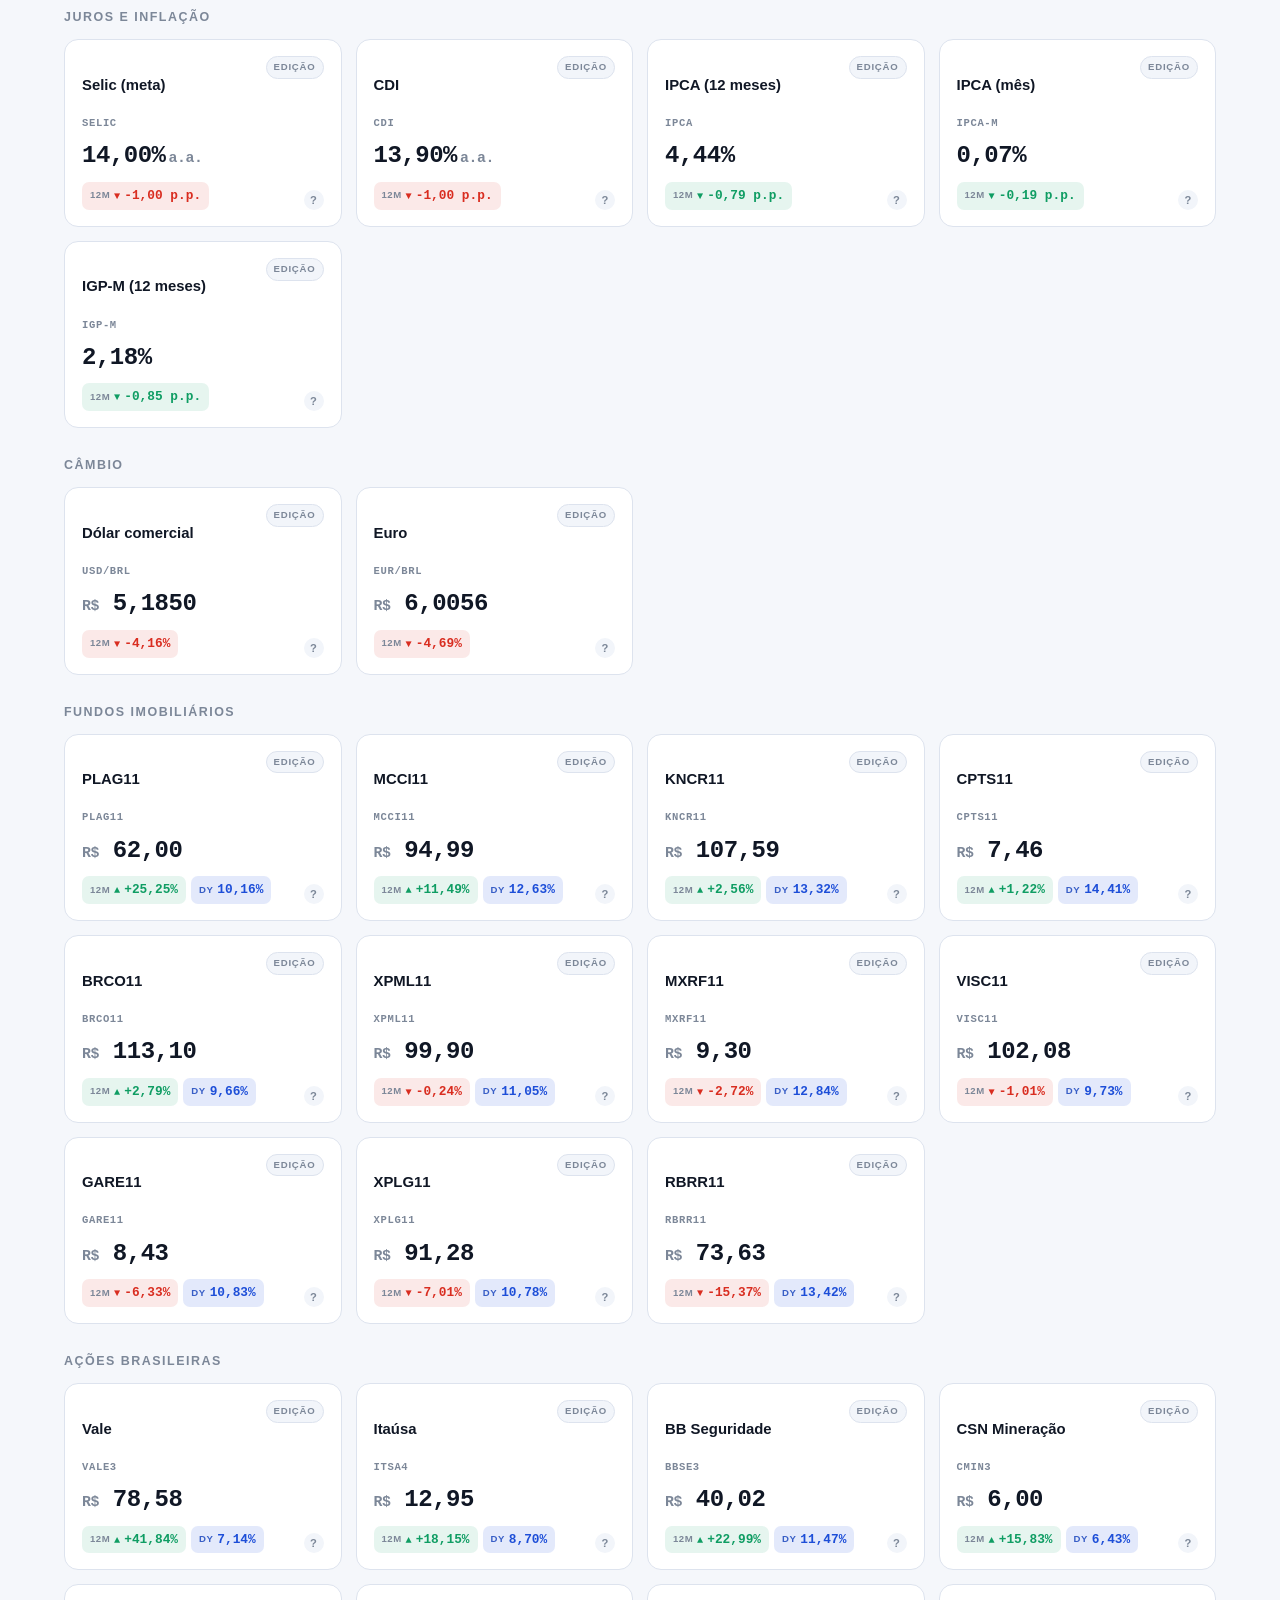
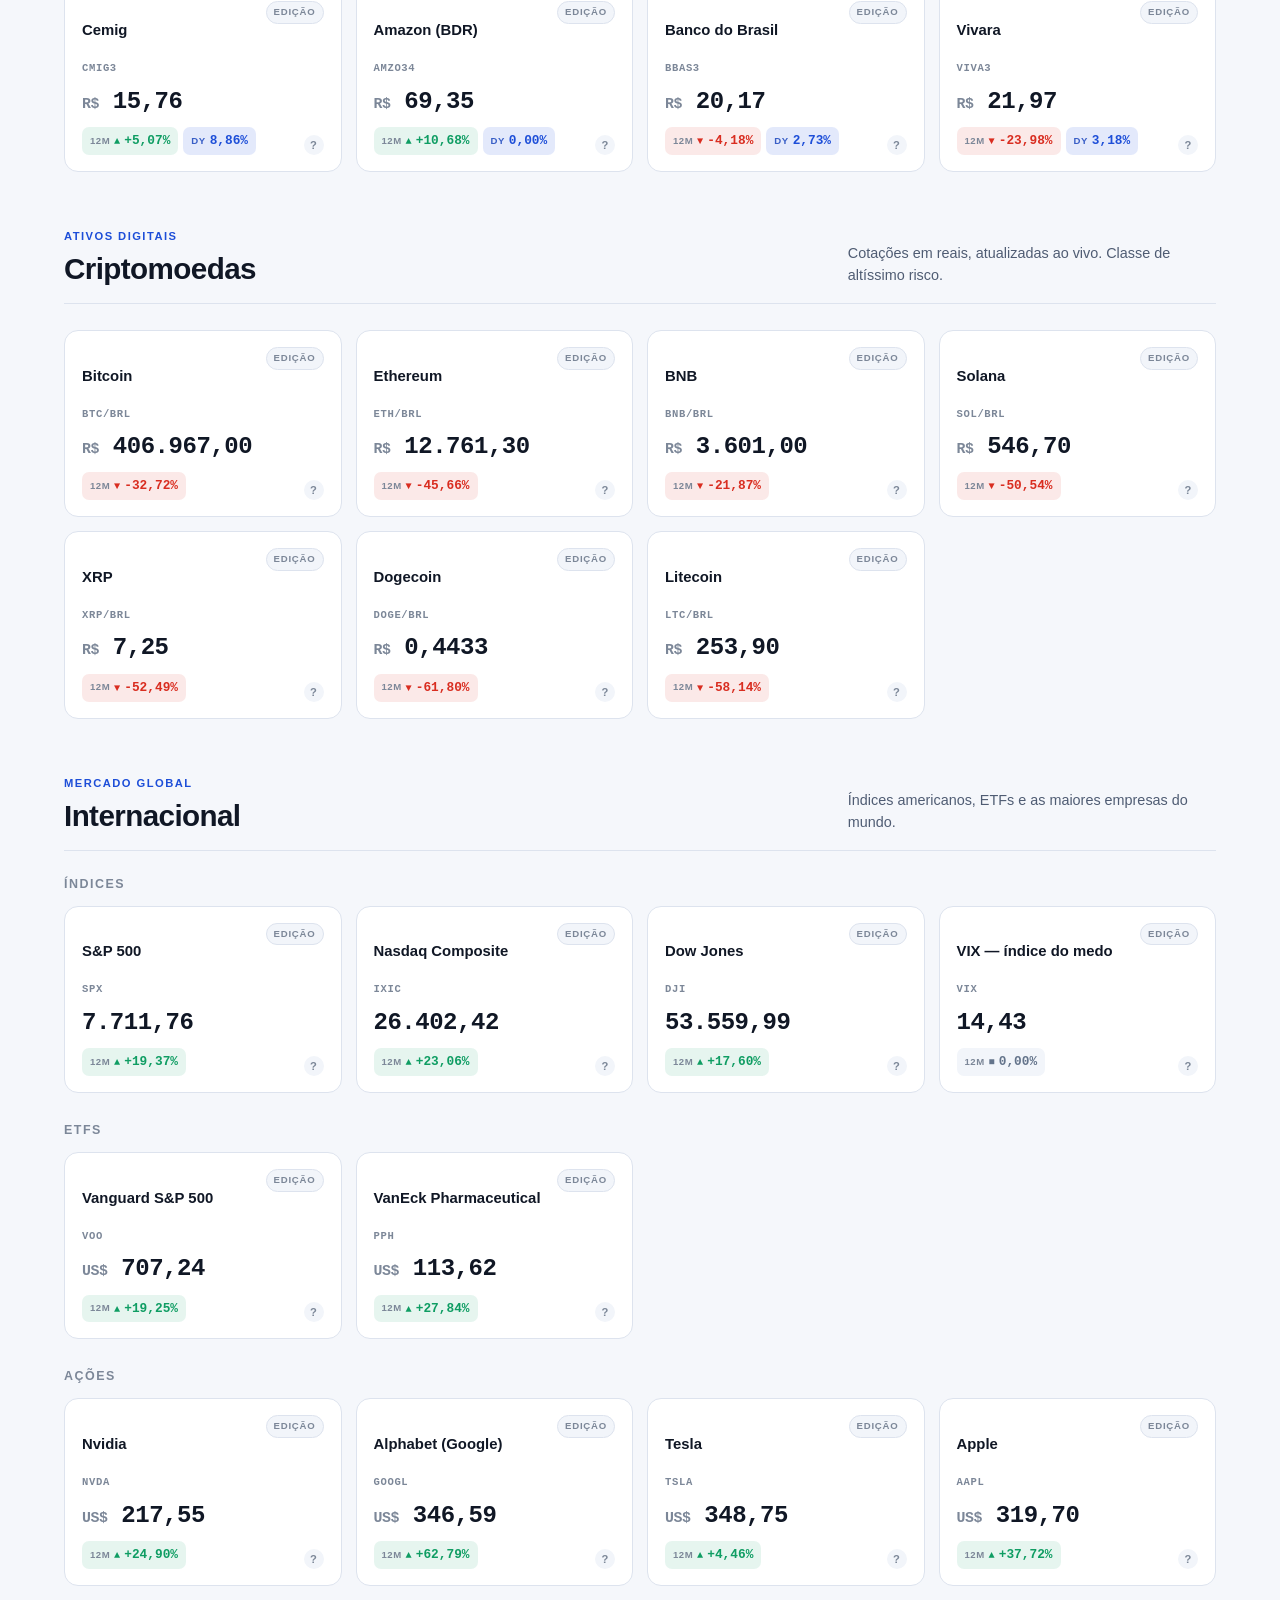
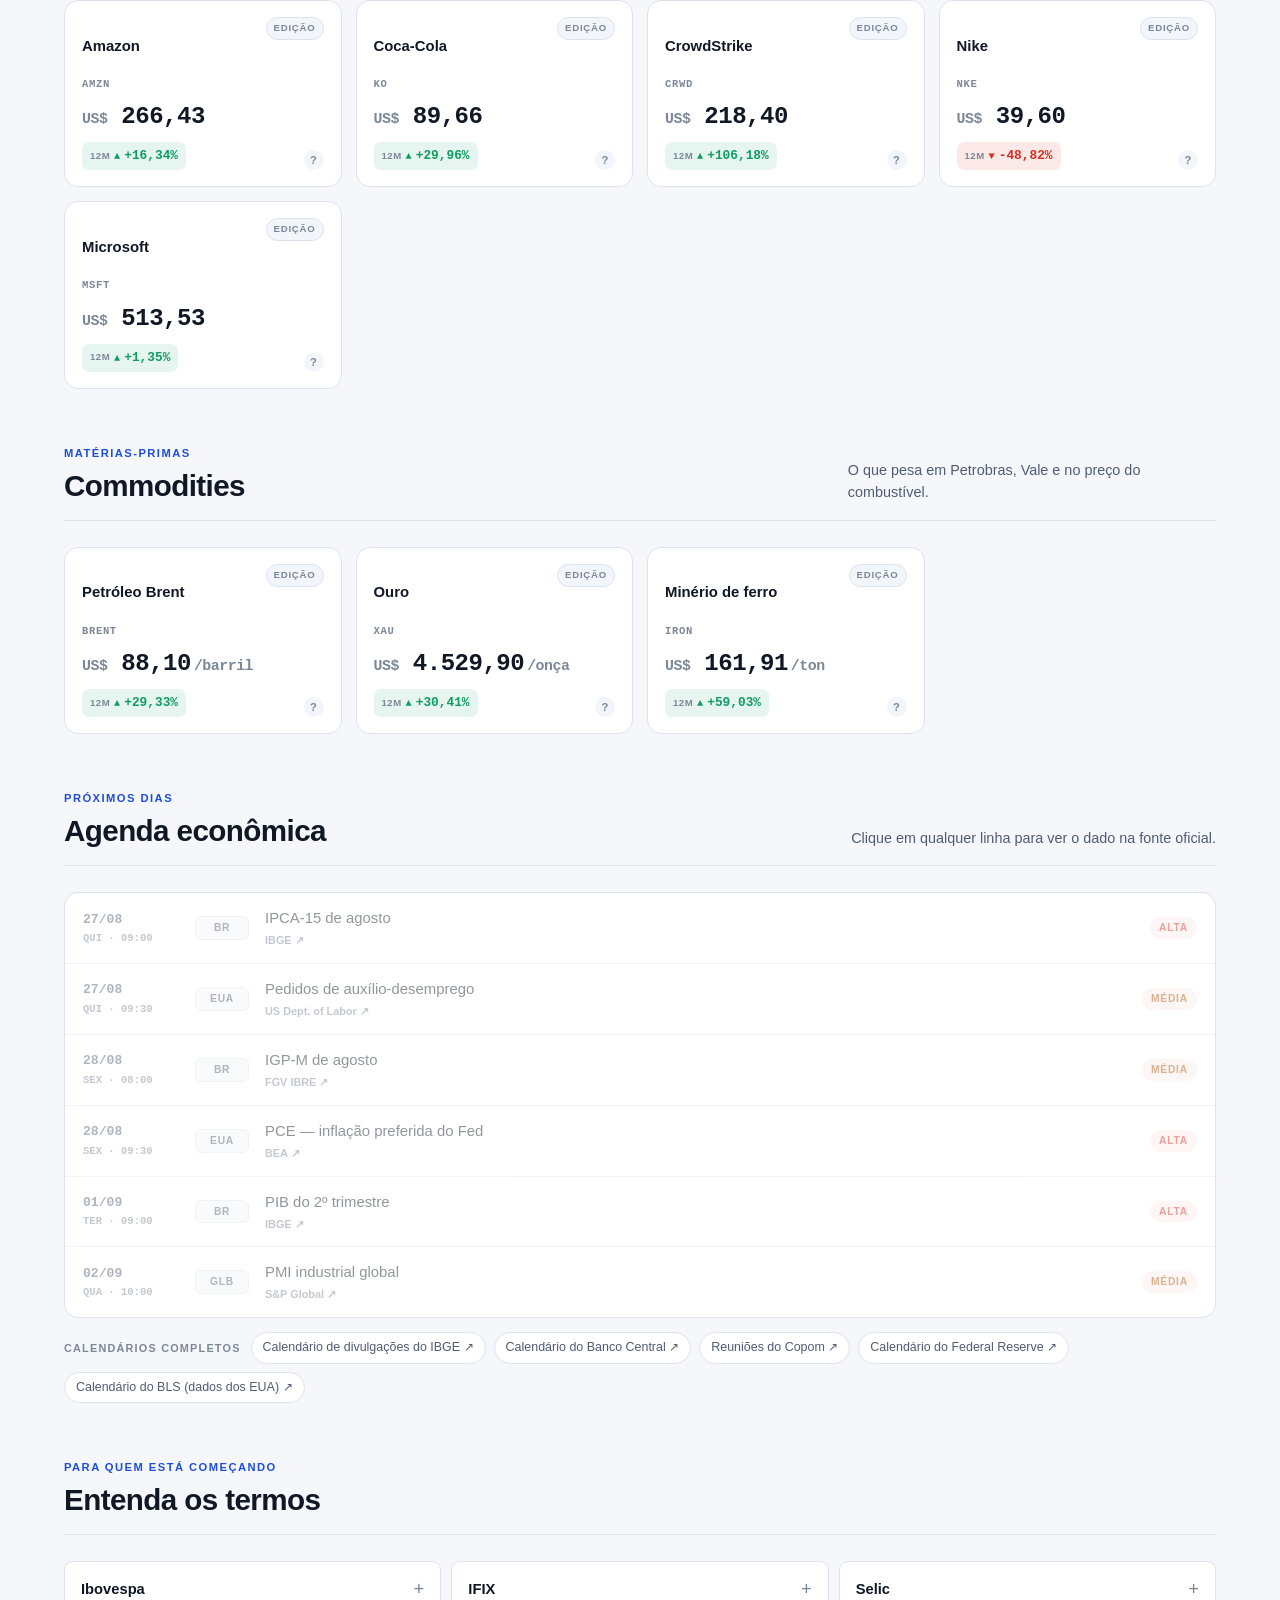
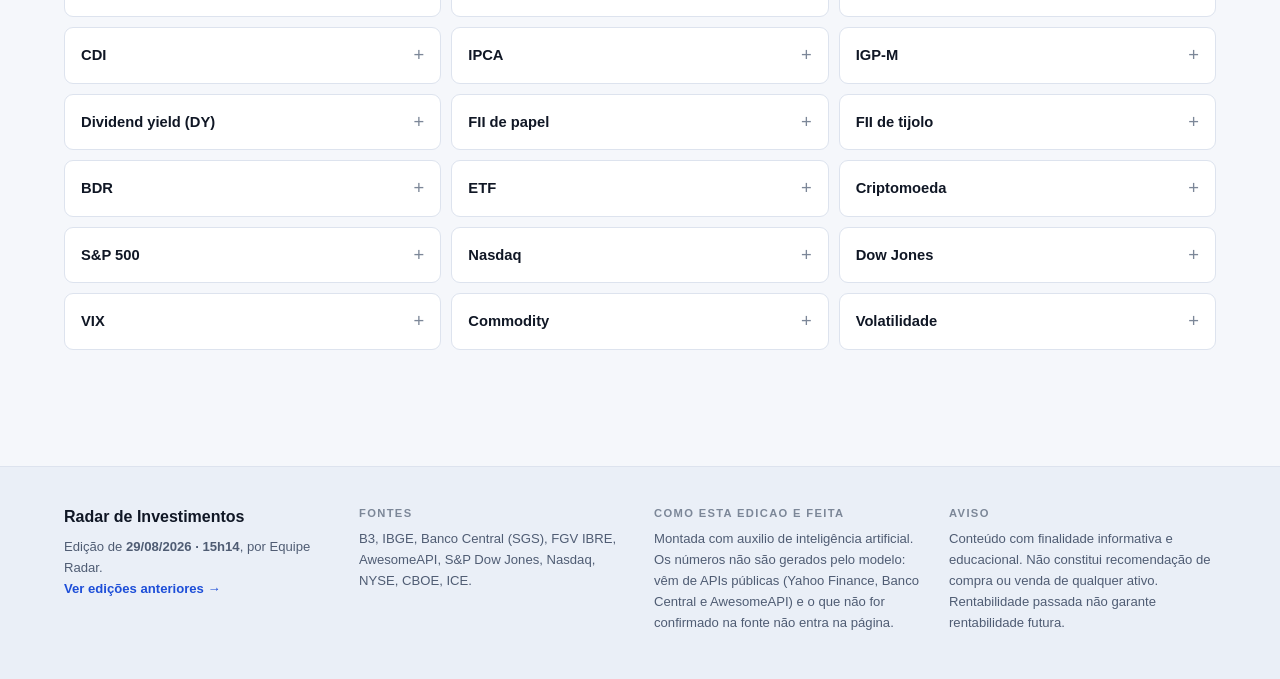
<file: site/historico/2026-08-29.html>
<!DOCTYPE html>
<html lang="pt-BR" data-tema="escuro">
<head>
<meta charset="UTF-8">
<meta name="viewport" content="width=device-width, initial-scale=1">
<title>Radar de Investimentos · edição de 29/08/2026</title>
<meta name="robots" content="noindex">
<link rel="canonical" href="../index.html">
<meta name="description" content="Panorama semanal do mercado financeiro nacional e internacional: Ibovespa, IFIX, Selic, IPCA, fundos imobiliários, ações, criptomoedas, S&P 500, Nasdaq, dólar e commodities.">
<meta name="theme-color" content="#0b0f17">
<style>
/* ==========================================================================
   RADAR DE INVESTIMENTOS — ESTILOS
   1. Tokens e tema      5. Cards de ativo
   2. Base               6. Agenda e glossário
   3. Cabeçalho e nav    7. Rodapé e utilitários
   4. Seções             8. Responsivo
   ========================================================================== */

/* ============ 1. TOKENS E TEMA ============ */
:root {
  /* Tema escuro (padrão) */
  --fundo:        #0b0f17;
  --fundo-alt:    #0e1421;
  --superficie:   #141c2b;
  --superficie-2: #1a2334;
  --borda:        #243147;
  --borda-forte:  #33425e;

  --texto:        #e8edf6;
  --texto-medio:  #9dabc4;
  --texto-fraco:  #6b7a94;

  --alta:         #34d399;
  --alta-fundo:   rgba(52, 211, 153, .12);
  --baixa:        #f87171;
  --baixa-fundo:  rgba(248, 113, 113, .12);
  --neutro:       #94a3b8;

  --destaque:     #60a5fa;
  --destaque-2:   #a78bfa;
  --alerta:       #fbbf24;
  --alerta-fundo: rgba(251, 191, 36, .12);

  --raio:      14px;
  --raio-sm:   9px;
  --sombra:    0 1px 2px rgba(0,0,0,.4), 0 8px 24px -12px rgba(0,0,0,.7);
  --largura:   1200px;
  --topo-alt:  132px;

  --fonte: "Inter", -apple-system, BlinkMacSystemFont, "Segoe UI", Roboto,
           "Helvetica Neue", Arial, sans-serif;
  --mono: ui-monospace, "SF Mono", "JetBrains Mono", "Cascadia Mono",
          Consolas, "Liberation Mono", monospace;
}

html[data-tema="claro"] {
  --fundo:        #f5f7fb;
  --fundo-alt:    #eaeff7;
  --superficie:   #ffffff;
  --superficie-2: #f2f5fa;
  --borda:        #dde3ee;
  --borda-forte:  #c3ccdc;

  --texto:        #101725;
  --texto-medio:  #4f5c73;
  --texto-fraco:  #7c8798;

  --alta:         #0f9d63;
  --alta-fundo:   rgba(15, 157, 99, .10);
  --baixa:        #d92d20;
  --baixa-fundo:  rgba(217, 45, 32, .10);
  --neutro:       #64748b;

  --destaque:     #1d4ed8;
  --destaque-2:   #6d28d9;
  --alerta:       #b45309;
  --alerta-fundo: rgba(180, 83, 9, .10);

  --sombra: 0 1px 2px rgba(16,23,37,.05), 0 8px 22px -14px rgba(16,23,37,.28);
}

/* ============ 2. BASE ============ */
*, *::before, *::after { box-sizing: border-box; }

/* `hidden` precisa vencer display:grid/flex das grades e cards */
[hidden] { display: none !important; }

html { scroll-behavior: smooth; scroll-padding-top: calc(var(--topo-alt) + 16px); }

body {
  margin: 0;
  background: var(--fundo);
  color: var(--texto);
  font-family: var(--fonte);
  font-size: 16px;
  line-height: 1.55;
  -webkit-font-smoothing: antialiased;
  transition: background-color .25s ease, color .25s ease;
}

h1, h2, h3 { margin: 0; line-height: 1.2; letter-spacing: -.02em; }
p { margin: 0; }
ul, ol { margin: 0; padding: 0; list-style: none; }
a { color: inherit; text-decoration: none; }
code {
  font-family: var(--mono); font-size: .88em;
  background: var(--superficie-2); border: 1px solid var(--borda);
  padding: .1em .4em; border-radius: 5px;
}

.container { width: 100%; max-width: var(--largura); margin: 0 auto; padding: 0 24px; }

.pular {
  position: absolute; left: -9999px; top: 0; z-index: 999;
  background: var(--destaque); color: #fff; padding: 10px 16px; border-radius: 0 0 8px 0;
}
.pular:focus { left: 0; }

:focus-visible { outline: 2px solid var(--destaque); outline-offset: 2px; border-radius: 4px; }

/* ============ 3. CABEÇALHO E NAVEGAÇÃO ============ */
.topo {
  position: sticky; top: 0; z-index: 100;
  background: color-mix(in srgb, var(--fundo) 88%, transparent);
  backdrop-filter: blur(14px);
  -webkit-backdrop-filter: blur(14px);
  border-bottom: 1px solid var(--borda);
}

.topo__linha {
  display: flex; align-items: center; justify-content: space-between;
  gap: 20px; padding-top: 14px; padding-bottom: 14px;
}

.marca {
  display: flex; align-items: center; gap: 12px; min-width: 0;
  color: inherit; text-decoration: none;
}
.marca:hover .marca__nome { color: var(--alta); }
.marca__nome { transition: color .18s; }
.marca__fundo { fill: var(--superficie-2); }
.marca__linha  { stroke: var(--alta); }
.marca__ponto  { fill: var(--alta); }
.marca__icone { display: flex; }

.marca__nome {
  font-size: 1.22rem; font-weight: 700;
  white-space: nowrap;
}
.marca__sub {
  font-size: .76rem; color: var(--texto-fraco);
  letter-spacing: .04em; text-transform: uppercase; margin-top: 2px;
}

/* selo de conteúdo montado com auxílio de IA */
.marca__linha1 { display: flex; align-items: center; gap: 9px; flex-wrap: wrap; }
.selo-ia {
  display: inline-flex; align-items: center; gap: 3px; white-space: nowrap;
  padding: 3px 8px 3px 6px; border-radius: 999px;
  font-size: .62rem; font-weight: 700; letter-spacing: .06em; text-transform: uppercase;
  color: #fff; cursor: help;
  background: linear-gradient(135deg, #7c5cff 0%, #5b7cfa 100%);
  border: 1px solid rgba(255, 255, 255, .22);
  box-shadow: 0 1px 6px -1px rgba(124, 92, 255, .55);
}
.selo-ia svg { flex: none; opacity: .95; }

/* botões da linha do tempo do histórico */
.edicao-item__acoes { display: flex; flex-wrap: wrap; gap: 8px; margin-top: 12px; }
.edicao-item__acoes .edicao-item__btn { margin-top: 0; }
.edicao-item__btn--pagina {
  display: inline-block; color: var(--destaque);
  border-color: color-mix(in srgb, var(--destaque) 40%, transparent);
}
.edicao-item__btn--pagina:hover { border-color: var(--destaque); }
.edicao-item--ativa .edicao-item__btn--pagina { display: inline-block; }

.topo__direita { display: flex; align-items: center; gap: 14px; }

.atualizacao {
  display: flex; flex-direction: column; align-items: flex-end;
  padding: 6px 14px; border: 1px solid var(--borda); border-radius: var(--raio-sm);
  background: var(--superficie); line-height: 1.25;
}
.atualizacao__rotulo {
  font-size: .64rem; text-transform: uppercase; letter-spacing: .1em;
  color: var(--texto-fraco);
}
.atualizacao__valor {
  font-family: var(--mono); font-size: .92rem; font-weight: 600;
  font-variant-numeric: tabular-nums; color: var(--texto);
}
.atualizacao__relativo { font-size: .68rem; color: var(--texto-fraco); }

.btn-icone {
  width: 40px; height: 40px; flex: none;
  display: grid; place-items: center; cursor: pointer;
  background: var(--superficie); color: var(--texto-medio);
  border: 1px solid var(--borda); border-radius: var(--raio-sm);
  font-size: 1.05rem; transition: color .2s, border-color .2s, background .2s;
}
.btn-icone:hover { color: var(--texto); border-color: var(--borda-forte); }
.btn-icone__sol { display: none; }
html[data-tema="escuro"] .btn-icone__sol { display: block; }
html[data-tema="escuro"] .btn-icone__lua { display: none; }

/* --- barra de navegação --- */
.navbar { border-top: 1px solid var(--borda); background: var(--fundo-alt); }
.navbar__linha {
  display: flex; align-items: center; justify-content: space-between;
  gap: 20px; min-height: 54px;
}

.navbar__links { display: flex; gap: 4px; overflow-x: auto; scrollbar-width: none; }
.navbar__links::-webkit-scrollbar { display: none; }
.navbar__links a {
  display: block; padding: 8px 13px; border-radius: 8px; white-space: nowrap;
  font-size: .875rem; font-weight: 500; color: var(--texto-medio);
  transition: color .18s, background .18s;
}
.navbar__links a:hover { color: var(--texto); background: var(--superficie-2); }
.navbar__links a.ativo { color: var(--texto); background: var(--superficie); box-shadow: inset 0 0 0 1px var(--borda); }

.navbar__controles { display: flex; align-items: center; gap: 10px; }

/* seletor de edição arquivada */
.edicao {
  display: flex; align-items: center; gap: 8px;
  padding: 3px 3px 3px 11px;
  background: var(--superficie-2); border: 1px solid var(--borda); border-radius: 10px;
}
.edicao__rotulo {
  font-size: .68rem; font-weight: 700; letter-spacing: .09em;
  text-transform: uppercase; color: var(--texto-fraco); white-space: nowrap;
}
.edicao__select {
  font: inherit; font-size: .82rem; font-weight: 600; font-variant-numeric: tabular-nums;
  color: var(--texto); background: var(--superficie);
  border: 1px solid var(--borda); border-radius: 7px;
  padding: 5px 9px; cursor: pointer; max-width: 190px;
}
.edicao__select:hover { border-color: var(--borda-forte); }

/* botão que leva para a página de histórico (ocupa o lugar da antiga busca) */
.btn-historico {
  display: inline-flex; align-items: center; gap: 7px; white-space: nowrap;
  padding: 8px 14px; border-radius: 10px;
  font-size: .85rem; font-weight: 600; color: var(--texto-medio);
  background: var(--superficie-2); border: 1px solid var(--borda);
  transition: color .18s, border-color .18s, background .18s;
}
.btn-historico:hover {
  color: var(--texto); border-color: var(--borda-forte); background: var(--superficie);
}
.btn-historico svg { flex: none; }
.btn-historico__qtd {
  font-family: var(--mono); font-size: .68rem; font-weight: 700;
  min-width: 18px; padding: 1px 5px; border-radius: 999px; text-align: center;
  background: var(--alta-fundo); color: var(--alta);
}
.navbar__voltar { font-weight: 600; }

/* ============ 4. SEÇÕES ============ */
.aviso-exemplo {
  background: var(--alerta-fundo);
  border-bottom: 1px solid color-mix(in srgb, var(--alerta) 35%, transparent);
  color: var(--texto);
  font-size: .86rem; padding: 11px 0;
}
.aviso-exemplo strong { color: var(--alerta); }
#listaExemplo { font-family: var(--mono); font-size: .82em; color: var(--texto-medio); }

/* faixa de "você está vendo uma edição arquivada" */
.faixa-edicao {
  background: color-mix(in srgb, var(--destaque-2) 16%, var(--fundo));
  border-bottom: 1px solid color-mix(in srgb, var(--destaque-2) 40%, transparent);
  font-size: .88rem; padding: 11px 0;
}
.faixa-edicao__linha {
  display: flex; align-items: center; justify-content: space-between;
  gap: 14px; flex-wrap: wrap;
}
.faixa-edicao strong { font-family: var(--mono); font-variant-numeric: tabular-nums; }
.faixa-edicao a {
  font-size: .82rem; font-weight: 600; white-space: nowrap;
  padding: 6px 13px; border-radius: 8px;
  background: var(--superficie); color: var(--texto);
  border: 1px solid var(--borda-forte);
  transition: border-color .18s, transform .18s;
}
.faixa-edicao a:hover { border-color: var(--destaque-2); transform: translateY(-1px); }

.secao { padding: 56px 0; }
.secao + .secao { padding-top: 0; }
.secao--abertura { padding-top: 44px; }

.secao__cabecalho {
  display: flex; align-items: flex-end; justify-content: space-between;
  gap: 20px; flex-wrap: wrap;
  padding-bottom: 16px; margin-bottom: 26px;
  border-bottom: 1px solid var(--borda);
}
.secao__etiqueta {
  font-size: .7rem; font-weight: 700; letter-spacing: .13em;
  text-transform: uppercase; color: var(--destaque); margin-bottom: 6px;
}
.secao__titulo { font-size: 1.85rem; font-weight: 700; }
.secao__apoio { font-size: .9rem; color: var(--texto-medio); max-width: 46ch; }

.grupo__titulo {
  font-size: .78rem; font-weight: 700; letter-spacing: .12em;
  text-transform: uppercase; color: var(--texto-fraco);
  margin: 30px 0 14px;
}
.grupo__titulo:first-of-type { margin-top: 0; }

/* --- abertura / panorama --- */
.abertura {
  display: grid; grid-template-columns: minmax(0, 1fr) minmax(0, 1.15fr);
  gap: 44px; align-items: center;
}
.abertura__titulo { font-size: 2.6rem; font-weight: 800; margin-bottom: 14px; }
.abertura__resumo {
  font-size: 1.03rem; color: var(--texto-medio); max-width: 52ch;
  line-height: 1.65;
}

.mercados { display: flex; flex-wrap: wrap; gap: 8px; margin-top: 22px; }
.mercado {
  display: inline-flex; align-items: center; gap: 7px;
  padding: 6px 12px; border-radius: 999px;
  background: var(--superficie); border: 1px solid var(--borda);
  font-size: .78rem; color: var(--texto-medio);
}
.mercado__bolinha {
  width: 7px; height: 7px; border-radius: 50%; background: var(--texto-fraco);
}
.mercado--aberto .mercado__bolinha { background: var(--alta); box-shadow: 0 0 0 3px var(--alta-fundo); }
.mercado--aberto { color: var(--texto); }
.mercado strong { color: var(--texto); font-weight: 600; }

.abertura__cards {
  display: grid; grid-template-columns: repeat(2, minmax(0, 1fr)); gap: 14px;
}

/* --- radar da semana --- */
.destaques {
  display: grid; grid-template-columns: repeat(auto-fit, minmax(250px, 1fr)); gap: 14px;
}
.destaque-item {
  position: relative; padding: 20px 20px 20px 24px;
  background: var(--superficie); border: 1px solid var(--borda);
  border-radius: var(--raio); overflow: hidden;
}
.destaque-item::before {
  content: ""; position: absolute; left: 0; top: 0; bottom: 0; width: 4px;
  background: var(--neutro);
}
.destaque-item[data-tom="positivo"]::before { background: var(--alta); }
.destaque-item[data-tom="negativo"]::before { background: var(--baixa); }
.destaque-item[data-tom="neutro"]::before   { background: var(--alerta); }
.destaque-item h3 { font-size: 1rem; font-weight: 650; margin-bottom: 7px; }
.destaque-item p  { font-size: .89rem; color: var(--texto-medio); line-height: 1.55; }

/* ============ 5. CARDS DE ATIVO ============ */
.grade {
  display: grid; grid-template-columns: repeat(auto-fill, minmax(232px, 1fr)); gap: 14px;
}

.card {
  position: relative; display: flex; flex-direction: column; gap: 12px;
  padding: 16px 17px;
  background: var(--superficie); border: 1px solid var(--borda);
  border-radius: var(--raio);
  transition: border-color .2s ease, transform .2s ease, box-shadow .2s ease;
}
.card:hover {
  border-color: var(--borda-forte); transform: translateY(-2px); box-shadow: var(--sombra);
}
.card[hidden] { display: none; }

.card--grande { padding: 20px; gap: 14px; }
.card--grande .card__valor { font-size: 1.9rem; }

.card__topo { display: flex; align-items: flex-start; justify-content: space-between; gap: 10px; }
/* sem isto, um nome comprido empurra o selo para fora do card */
.card__topo > div { min-width: 0; }
.card__nome {
  font-size: .93rem; font-weight: 600; line-height: 1.3;
  overflow-wrap: anywhere;
}
.card__ticker {
  font-family: var(--mono); font-size: .66rem; font-weight: 600;
  letter-spacing: .06em; color: var(--texto-fraco);
  margin-top: 3px; text-transform: uppercase;
}
.card__selo {
  flex: none; font-size: .6rem; font-weight: 700; letter-spacing: .08em;
  text-transform: uppercase; padding: 3px 7px; border-radius: 999px;
  background: var(--alta-fundo); color: var(--alta);
  border: 1px solid color-mix(in srgb, var(--alta) 30%, transparent);
}
.card__selo--estatico {
  background: var(--superficie-2); color: var(--texto-fraco); border-color: var(--borda);
}
.card__selo--exemplo {
  background: var(--alerta-fundo); color: var(--alerta);
  border-color: color-mix(in srgb, var(--alerta) 35%, transparent);
}

.card__meio {
  display: flex; align-items: flex-end; justify-content: space-between;
  gap: 12px; flex-wrap: wrap;
}

.card__valor {
  font-family: var(--mono); font-size: 1.5rem; font-weight: 700;
  font-variant-numeric: tabular-nums; letter-spacing: -.02em; line-height: 1.1;
}
.card__prefixo, .card__sufixo {
  font-size: .62em; font-weight: 600; color: var(--texto-fraco);
}
.card__sufixo { margin-left: 3px; }

.grafico { flex: none; opacity: .9; max-width: 100%; }
.grafico__linha {
  fill: none; stroke-width: 2; stroke-linecap: round; stroke-linejoin: round;
  vector-effect: non-scaling-stroke;   /* não engorda quando o SVG é esticado */
}
.grafico__area  { stroke: none; opacity: .16; }

/* O ? precisa cair sempre no mesmo ponto, em todos os 55 cards.
   margin-top:auto prega a linha no rodapé do card, mesmo quando o
   mini-gráfico quebra de linha acima. align-items:flex-end ancora o ?
   na base do bloco de chips — que varia de 28px (1 chip) a 60px (12M+DY,
   em duas linhas). Centralizar aqui faria o ? flutuar junto com a altura. */
.card__base { display: flex; align-items: flex-end; gap: 8px; margin-top: auto; }

.metricas { display: flex; flex-wrap: wrap; gap: 5px; flex: 1; min-width: 0; }

.metrica {
  display: inline-flex; align-items: baseline; gap: 4px;
  font-family: var(--mono); font-size: .8rem; font-weight: 700;
  font-variant-numeric: tabular-nums; white-space: nowrap;
  padding: 4px 8px; border-radius: 7px;
}
.metrica__rot {
  font-family: var(--fonte); font-size: .6rem; font-weight: 700;
  letter-spacing: .05em; text-transform: uppercase;
  color: var(--texto-fraco); align-self: center;
}
.metrica__seta { font-size: .8em; }

.metrica--alta   { color: var(--alta);   background: var(--alta-fundo); }
.metrica--baixa  { color: var(--baixa);  background: var(--baixa-fundo); }
.metrica--neutro { color: var(--neutro); background: var(--superficie-2); }
.metrica--dy     { color: var(--destaque); background: color-mix(in srgb, var(--destaque) 12%, transparent); }
.metrica--dy .metrica__rot { color: color-mix(in srgb, var(--destaque) 72%, var(--texto-fraco)); }
.metrica--vazia {
  font-family: var(--fonte); font-size: .72rem; font-weight: 500;
  color: var(--texto-fraco); background: var(--superficie-2); cursor: help;
  white-space: normal;
}

.card__ajuda {
  width: 20px; height: 20px; flex: none; border: 0; cursor: help; padding: 0;
  display: grid; place-items: center;
  background: var(--superficie-2); color: var(--texto-fraco);
  border-radius: 50%; font-size: .7rem; font-weight: 700;
  transition: color .18s, background .18s;
}
.card__ajuda:hover, .card__ajuda:focus { color: var(--texto); background: var(--borda); }

.card__explicacao {
  font-size: .8rem; color: var(--texto-medio); line-height: 1.5;
  padding-top: 11px; border-top: 1px dashed var(--borda);
}
.card__explicacao[hidden] { display: none; }
.card__nota {
  display: block; margin-top: 7px; padding-left: 9px;
  border-left: 2px solid var(--alerta);
  font-size: .78rem; color: var(--texto-medio);
}
.card__fonte {
  display: block; margin-top: 7px;
  font-size: .68rem; color: var(--texto-fraco);
}

/* ============ 6. AGENDA E GLOSSÁRIO ============ */
.agenda {
  border: 1px solid var(--borda); border-radius: var(--raio);
  background: var(--superficie); overflow: hidden;
}
.agenda__item + .agenda__item { border-top: 1px solid var(--borda); }
.agenda__item--passado { opacity: .45; }

/* a linha inteira é o link para a fonte oficial */
.agenda__linha {
  display: grid; grid-template-columns: 96px 54px 1fr auto;
  align-items: center; gap: 16px; padding: 14px 18px;
  transition: background .18s;
}
a.agenda__linha:hover { background: var(--superficie-2); }
a.agenda__linha:hover .agenda__evento { color: var(--destaque); }
a.agenda__linha:hover .agenda__fonte { color: var(--destaque); }

.agenda__data {
  font-family: var(--mono); font-size: .82rem; font-weight: 600;
  font-variant-numeric: tabular-nums; color: var(--texto-medio);
}
.agenda__data span { display: block; font-size: .66rem; color: var(--texto-fraco); text-transform: uppercase; }
.agenda__fonte {
  display: block; margin-top: 2px;
  font-size: .68rem; font-weight: 600; color: var(--texto-fraco);
  transition: color .18s;
}

/* lista de calendários completos, abaixo da agenda */
.calendarios {
  display: flex; flex-wrap: wrap; align-items: center; gap: 8px;
  margin-top: 14px;
}
.calendarios__rot {
  font-size: .68rem; font-weight: 700; letter-spacing: .11em;
  text-transform: uppercase; color: var(--texto-fraco); margin-right: 2px;
}
.calendarios a {
  font-size: .78rem; font-weight: 500; color: var(--texto-medio);
  padding: 5px 11px; border-radius: 999px;
  background: var(--superficie); border: 1px solid var(--borda);
  transition: color .18s, border-color .18s;
}
.calendarios a:hover { color: var(--destaque); border-color: var(--destaque); }

.agenda__pais {
  font-size: .64rem; font-weight: 700; letter-spacing: .07em; text-align: center;
  padding: 3px 0; border-radius: 6px;
  background: var(--superficie-2); color: var(--texto-medio); border: 1px solid var(--borda);
}
.agenda__evento { font-size: .93rem; font-weight: 500; transition: color .18s; }
.agenda__rel {
  font-size: .64rem; font-weight: 700; letter-spacing: .08em; text-transform: uppercase;
  padding: 3px 9px; border-radius: 999px;
}
.agenda__rel--alta  { background: var(--baixa-fundo); color: var(--baixa); }
.agenda__rel--media { background: var(--alerta-fundo); color: var(--alerta); }

/* --- histórico de edições (linha do tempo) --- */
.historico { position: relative; padding-left: 4px; }
.historico::before {
  content: ""; position: absolute; left: 8px; top: 10px; bottom: 10px;
  width: 2px; background: var(--borda);
}
.edicao-item { position: relative; display: flex; gap: 18px; padding-bottom: 14px; }
.edicao-item__marca {
  position: relative; z-index: 1; flex: none;
  width: 13px; height: 13px; margin-top: 17px; border-radius: 50%;
  background: var(--superficie); border: 2px solid var(--borda-forte);
}
.edicao-item--ativa .edicao-item__marca {
  background: var(--alta); border-color: var(--alta);
  box-shadow: 0 0 0 4px var(--alta-fundo);
}
.edicao-item__corpo {
  flex: 1; min-width: 0; padding: 15px 18px;
  background: var(--superficie); border: 1px solid var(--borda); border-radius: var(--raio);
  transition: border-color .2s;
}
.edicao-item--ativa .edicao-item__corpo { border-color: var(--borda-forte); }
.edicao-item__topo {
  display: flex; align-items: center; flex-wrap: wrap; gap: 10px; margin-bottom: 8px;
}
.edicao-item__data {
  font-family: var(--mono); font-size: .92rem; font-variant-numeric: tabular-nums;
}
.edicao-item__selo {
  font-size: .6rem; font-weight: 700; letter-spacing: .08em; text-transform: uppercase;
  padding: 3px 8px; border-radius: 999px;
  background: var(--alta-fundo); color: var(--alta);
  border: 1px solid color-mix(in srgb, var(--alta) 30%, transparent);
}
.edicao-item__meta { font-size: .72rem; color: var(--texto-fraco); margin-left: auto; }
.edicao-item p { font-size: .86rem; color: var(--texto-medio); line-height: 1.55; }
.edicao-item__btn {
  margin-top: 12px; font: inherit; font-size: .78rem; font-weight: 600; cursor: pointer;
  padding: 6px 13px; border-radius: 8px;
  background: var(--superficie-2); color: var(--texto-medio);
  border: 1px solid var(--borda); transition: color .18s, border-color .18s;
}
.edicao-item__btn:hover { color: var(--texto); border-color: var(--borda-forte); }
.edicao-item--ativa .edicao-item__btn { display: none; }

.vazio {
  padding: 26px 24px; border-radius: var(--raio);
  background: var(--superficie); border: 1px dashed var(--borda-forte);
  font-size: .89rem; color: var(--texto-medio); line-height: 1.6;
  max-width: 74ch;
}
.vazio p + p { margin-top: 10px; }
.vazio strong { color: var(--texto); }

.glossario {
  display: grid; grid-template-columns: repeat(auto-fill, minmax(300px, 1fr)); gap: 10px;
}
.glossario details {
  background: var(--superficie); border: 1px solid var(--borda);
  border-radius: var(--raio-sm); overflow: hidden;
}
.glossario summary {
  cursor: pointer; list-style: none; padding: 13px 16px;
  font-size: .92rem; font-weight: 600;
  display: flex; align-items: center; justify-content: space-between; gap: 10px;
}
.glossario summary::-webkit-details-marker { display: none; }
.glossario summary::after {
  content: "+"; color: var(--texto-fraco); font-weight: 400; font-size: 1.15rem;
  transition: transform .2s;
}
.glossario details[open] summary::after { transform: rotate(45deg); }
.glossario p {
  padding: 0 16px 14px; font-size: .86rem; color: var(--texto-medio); line-height: 1.55;
}

/* ============ 7. RODAPÉ E UTILITÁRIOS ============ */
.rodape {
  margin-top: 60px; padding: 38px 0 46px;
  background: var(--fundo-alt); border-top: 1px solid var(--borda);
}
.rodape__grade {
  display: grid; grid-template-columns: repeat(auto-fit, minmax(230px, 1fr)); gap: 28px;
}
.rodape__marca { font-weight: 700; margin-bottom: 6px; }
.rodape__titulo {
  font-size: .7rem; font-weight: 700; letter-spacing: .12em;
  text-transform: uppercase; color: var(--texto-fraco); margin-bottom: 6px;
}
.rodape__linha { font-size: .82rem; color: var(--texto-medio); line-height: 1.6; }
.rodape__link { color: var(--destaque); font-weight: 600; }
.rodape__link:hover { text-decoration: underline; }

.ao-topo {
  position: fixed; right: 22px; bottom: 22px; z-index: 90;
  width: 42px; height: 42px; border-radius: 50%; cursor: pointer;
  display: grid; place-items: center;
  background: var(--superficie); color: var(--texto-medio);
  border: 1px solid var(--borda-forte); box-shadow: var(--sombra);
  opacity: 0; visibility: hidden; transform: translateY(8px);
  transition: opacity .22s, transform .22s, visibility .22s, color .18s;
}
.ao-topo.visivel { opacity: 1; visibility: visible; transform: none; }
.ao-topo:hover { color: var(--texto); }

/* ============ 8. RESPONSIVO ============ */
@media (max-width: 1000px) {
  .abertura { grid-template-columns: 1fr; gap: 30px; }
  .abertura__titulo { font-size: 2.2rem; }
}

@media (max-width: 760px) {
  :root { --topo-alt: 158px; }
  .container { padding: 0 16px; }

  .topo__linha { flex-wrap: wrap; gap: 12px; padding-bottom: 12px; }
  .marca__nome { font-size: 1.05rem; }
  .marca__sub { display: none; }
  .atualizacao { align-items: flex-start; padding: 5px 11px; }

  .navbar__linha { flex-direction: column; align-items: stretch; gap: 0; padding-bottom: 10px; }
  .navbar__links { padding: 6px 0; margin: 0 -16px; padding-left: 16px; padding-right: 16px; }
  .navbar__controles { justify-content: space-between; padding-bottom: 4px; }
  .btn-historico { padding: 7px 12px; }
  .edicao { padding-left: 8px; }
  .edicao__rotulo { display: none; }
  .edicao__select { max-width: 140px; }

  .edicao-item { gap: 12px; }
  .edicao-item__corpo { padding: 13px 14px; }
  .edicao-item__meta { margin-left: 0; width: 100%; }
  .vazio { padding: 18px 16px; }

  .secao { padding: 40px 0; }
  .secao__titulo { font-size: 1.5rem; }
  .abertura__titulo { font-size: 1.9rem; }
  .abertura__cards { grid-template-columns: repeat(2, minmax(0, 1fr)); gap: 10px; }
  .card--grande .card__valor { font-size: 1.4rem; }

  .grade { grid-template-columns: repeat(auto-fill, minmax(160px, 1fr)); gap: 10px; }
  .card { padding: 13px 14px; gap: 10px; }
  .card__valor { font-size: 1.22rem; }
  /* card estreito: o mini-gráfico não cabe ao lado do valor, então ocupa
     a linha inteira logo abaixo dele */
  .card .grafico { flex: 1 1 100%; width: 100%; height: 26px; }
  .card__meio { gap: 6px; }

  .agenda__linha { grid-template-columns: 74px 1fr; gap: 8px 12px; padding: 13px 14px; }
  .agenda__pais { grid-row: 1; justify-self: start; padding: 3px 8px; }
  .agenda__evento { grid-column: 1 / -1; }
  .agenda__rel { grid-column: 1 / -1; justify-self: start; }
  .calendarios__rot { width: 100%; }
}

@media (max-width: 359px) {
  .abertura__cards, .grade { grid-template-columns: 1fr; }
}

@media (prefers-reduced-motion: reduce) {
  html { scroll-behavior: auto; }
  *, *::before, *::after { transition-duration: .01ms !important; animation-duration: .01ms !important; }
}

@media print {
  .topo, .ao-topo, .navbar, .card__ajuda { display: none !important; }
  body { background: #fff; color: #000; }
  .card, .agenda, .destaque-item { break-inside: avoid; }
}

</style>
<link rel="icon" href="data:image/svg+xml,<svg xmlns='http://www.w3.org/2000/svg' viewBox='0 0 100 100'><rect width='100' height='100' rx='22' fill='%230b0f17'/><path d='M18 68 L38 46 L54 58 L82 28' fill='none' stroke='%2334d399' stroke-width='9' stroke-linecap='round' stroke-linejoin='round'/></svg>">
</head>
<body data-pagina="arquivo">

<a class="pular" href="#conteudo">Pular para o conteúdo</a>

<!-- ====================== CABEÇALHO FIXO ====================== -->
<header class="topo" id="topo">
  <div class="topo__linha container">

    <a class="marca" href="../index.html">
      <span class="marca__icone" aria-hidden="true">
        <svg viewBox="0 0 100 100" width="34" height="34">
          <rect width="100" height="100" rx="24" class="marca__fundo"/>
          <path d="M18 68 L38 46 L54 58 L82 28" fill="none" class="marca__linha"
                stroke-width="9" stroke-linecap="round" stroke-linejoin="round"/>
          <circle cx="82" cy="28" r="8" class="marca__ponto"/>
        </svg>
      </span>
      <div class="marca__texto">
        <div class="marca__linha1">
          <h1 class="marca__nome">Radar de Investimentos</h1>
          <span class="selo-ia" title="Edicao montada com auxilio de IA. Os numeros vem de APIs publicas (Yahoo Finance, Banco Central, AwesomeAPI), nao do modelo.">
            <svg viewBox="0 0 24 24" width="10" height="10" fill="currentColor" aria-hidden="true">
              <path d="M12 2l2.2 6.1L20.5 10l-6.3 1.9L12 18l-2.2-6.1L3.5 10l6.3-1.9L12 2z"/>
            </svg>
            IA
          </span>
        </div>
        <p class="marca__sub">Panorama semanal do mercado</p>
      </div>
    </a>

    <div class="topo__direita">
      <div class="atualizacao" title="Data desta edição">
        <span class="atualizacao__rotulo">Atualizado em</span>
        <strong class="atualizacao__valor" id="dataAtualizacao">—</strong>
        <span class="atualizacao__relativo" id="dataRelativa"></span>
      </div>
      <button class="btn-icone" id="btnTema" type="button" aria-label="Alternar tema claro e escuro">
        <span class="btn-icone__sol" aria-hidden="true">☀</span>
        <span class="btn-icone__lua" aria-hidden="true">☾</span>
      </button>
    </div>

  </div>

  <!-- Barra de navegação + acesso ao histórico -->
  <nav class="navbar" aria-label="Seções do site">
    <div class="container navbar__linha">
      <ul class="navbar__links" id="navLinks">
        <li><a href="#panorama">Panorama</a></li>
        <li><a href="#brasil">Brasil</a></li>
        <li><a href="#cripto">Criptomoedas</a></li>
        <li><a href="#internacional">Internacional</a></li>
        <li><a href="#commodities">Commodities</a></li>
        <li><a href="#agenda">Agenda</a></li>
        <li><a href="#glossario">Glossário</a></li>
      </ul>

      <div class="navbar__controles">
        <a class="btn-historico" href="../historico.html">
          <svg viewBox="0 0 24 24" width="15" height="15" fill="none" stroke="currentColor"
               stroke-width="2" stroke-linecap="round" stroke-linejoin="round" aria-hidden="true">
            <path d="M3 3v5h5"/><path d="M3.05 13A9 9 0 1 0 6 5.3L3 8"/><path d="M12 7v5l3 2"/>
          </svg>
          Histórico
          <span class="btn-historico__qtd" id="qtdEdicoes" hidden></span>
        </a>
      </div>
    </div>
  </nav>
</header>

<main id="conteudo">

  <div class="faixa-edicao">
    <div class="container faixa-edicao__linha">
      <span>Esta é a edição arquivada de <strong>29/08/2026</strong>. Os números são daquele dia e não se atualizam.</span>
      <a href="../index.html">Ir para a edição atual &rarr;</a>
    </div>
  </div>


  <!-- Aviso de números ainda não conferidos (some sozinho) -->
  <div class="aviso-exemplo" id="avisoExemplo" hidden>
    <div class="container">
      <strong><span id="qtdExemplo">0</span> indicadores ainda com número de exemplo:</strong>
      <span id="listaExemplo"></span>.
      Substitua no <code>js/dados.js</code> e apague a linha <code>exemplo: true</code> —
      este aviso some quando não sobrar nenhum.
    </div>
  </div>

  <!-- ====================== PANORAMA ====================== -->
  <section class="secao secao--abertura" id="panorama">
    <div class="container">
      <div class="abertura">
        <div class="abertura__texto">
          <p class="secao__etiqueta">A semana em uma olhada</p>
          <h2 class="abertura__titulo">Panorama</h2>
          <p class="abertura__resumo" id="resumoSemana"></p>
          <div class="mercados" id="statusDados"></div>
        </div>
        <div class="abertura__cards" id="cardsDestaque"></div>
      </div>
    </div>
  </section>

  <!-- ====================== RADAR DA SEMANA ====================== -->
  <section class="secao" id="radar">
    <div class="container">
      <header class="secao__cabecalho">
        <div>
          <p class="secao__etiqueta">O que moveu o mercado</p>
          <h2 class="secao__titulo">Radar da semana</h2>
        </div>
      </header>
      <div class="destaques" id="listaDestaques"></div>
    </div>
  </section>

  <!-- ====================== BRASIL ====================== -->
  <section class="secao" id="brasil">
    <div class="container">
      <header class="secao__cabecalho">
        <div>
          <p class="secao__etiqueta">Mercado nacional</p>
          <h2 class="secao__titulo">Brasil</h2>
        </div>
        <p class="secao__apoio">Índices da B3, juros, inflação, câmbio, fundos imobiliários e ações.</p>
      </header>

      <h3 class="grupo__titulo">Índices da bolsa</h3>
      <div class="grade" data-grupo="br-indices"></div>

      <h3 class="grupo__titulo">Juros e inflação</h3>
      <div class="grade" data-grupo="br-macro"></div>

      <h3 class="grupo__titulo">Câmbio</h3>
      <div class="grade" data-grupo="cambio"></div>

      <h3 class="grupo__titulo">Fundos imobiliários</h3>
      <div class="grade" data-grupo="br-fiis"></div>

      <h3 class="grupo__titulo">Ações brasileiras</h3>
      <div class="grade" data-grupo="br-acoes"></div>
    </div>
  </section>

  <!-- ====================== CRIPTOMOEDAS ====================== -->
  <section class="secao" id="cripto">
    <div class="container">
      <header class="secao__cabecalho">
        <div>
          <p class="secao__etiqueta">Ativos digitais</p>
          <h2 class="secao__titulo">Criptomoedas</h2>
        </div>
        <p class="secao__apoio">Cotações em reais, atualizadas ao vivo. Classe de altíssimo risco.</p>
      </header>
      <div class="grade" data-grupo="cripto"></div>
    </div>
  </section>

  <!-- ====================== INTERNACIONAL ====================== -->
  <section class="secao" id="internacional">
    <div class="container">
      <header class="secao__cabecalho">
        <div>
          <p class="secao__etiqueta">Mercado global</p>
          <h2 class="secao__titulo">Internacional</h2>
        </div>
        <p class="secao__apoio">Índices americanos, ETFs e as maiores empresas do mundo.</p>
      </header>

      <h3 class="grupo__titulo">Índices</h3>
      <div class="grade" data-grupo="int-indices"></div>

      <h3 class="grupo__titulo">ETFs</h3>
      <div class="grade" data-grupo="int-etfs"></div>

      <h3 class="grupo__titulo">Ações</h3>
      <div class="grade" data-grupo="int-acoes"></div>
    </div>
  </section>

  <!-- ====================== COMMODITIES ====================== -->
  <section class="secao" id="commodities">
    <div class="container">
      <header class="secao__cabecalho">
        <div>
          <p class="secao__etiqueta">Matérias-primas</p>
          <h2 class="secao__titulo">Commodities</h2>
        </div>
        <p class="secao__apoio">O que pesa em Petrobras, Vale e no preço do combustível.</p>
      </header>
      <div class="grade" data-grupo="commodities"></div>
    </div>
  </section>

  <!-- ====================== AGENDA ====================== -->
  <section class="secao" id="agenda">
    <div class="container">
      <header class="secao__cabecalho">
        <div>
          <p class="secao__etiqueta">Próximos dias</p>
          <h2 class="secao__titulo">Agenda econômica</h2>
        </div>
        <p class="secao__apoio">Clique em qualquer linha para ver o dado na fonte oficial.</p>
      </header>
      <ol class="agenda" id="listaAgenda"></ol>
      <div class="calendarios" id="listaCalendarios"></div>
    </div>
  </section>

  <!-- ====================== GLOSSÁRIO ====================== -->
  <section class="secao" id="glossario">
    <div class="container">
      <header class="secao__cabecalho">
        <div>
          <p class="secao__etiqueta">Para quem está começando</p>
          <h2 class="secao__titulo">Entenda os termos</h2>
        </div>
      </header>
      <div class="glossario" id="listaGlossario"></div>
    </div>
  </section>

</main>

<!-- ====================== RODAPÉ ====================== -->
<footer class="rodape">
  <div class="container rodape__grade">
    <div>
      <p class="rodape__marca">Radar de Investimentos</p>
      <p class="rodape__linha">
        Edição de <strong id="rodapeData">—</strong>, por <span id="rodapeResponsavel">—</span>.
      </p>
      <p class="rodape__linha"><a class="rodape__link" href="../historico.html">Ver edições anteriores →</a></p>
    </div>
    <div>
      <p class="rodape__titulo">Fontes</p>
      <p class="rodape__linha">B3, IBGE, Banco Central (SGS), FGV IBRE, AwesomeAPI, S&amp;P Dow Jones, Nasdaq, NYSE, CBOE, ICE.</p>
    </div>
    <div>
      <p class="rodape__titulo">Como esta edicao e feita</p>
      <p class="rodape__linha">
        Montada com auxilio de intelig&ecirc;ncia artificial. Os n&uacute;meros n&atilde;o s&atilde;o gerados
        pelo modelo: v&ecirc;m de APIs p&uacute;blicas (Yahoo Finance, Banco Central e AwesomeAPI)
        e o que n&atilde;o for confirmado na fonte n&atilde;o entra na p&aacute;gina.
      </p>
    </div>
    <div>
      <p class="rodape__titulo">Aviso</p>
      <p class="rodape__linha">
        Conteúdo com finalidade informativa e educacional. Não constitui recomendação
        de compra ou venda de qualquer ativo. Rentabilidade passada não garante
        rentabilidade futura.
      </p>
    </div>
  </div>
</footer>

<button class="ao-topo" id="btnTopo" type="button" aria-label="Voltar ao topo">↑</button>

<script>
const RADAR = {
 "meta": {
  "atualizadoEm": "2026-08-29T15:14",
  "responsavel": "Equipe Radar"
 },
 "resumo": "Semana de realização no Brasil depois de três altas seguidas, com o mercado ajustando a expectativa para o início do corte de juros. Lá fora, as bolsas americanas seguem sustentadas pelo setor de tecnologia, enquanto o dólar perde força frente às moedas emergentes.",
 "destaques": [
  {
   "titulo": "Juros no Brasil",
   "texto": "Copom mantém o tom de cautela e o mercado passa a projetar o primeiro corte só no próximo trimestre.",
   "tom": "neutro"
  },
  {
   "titulo": "Tecnologia puxa Wall Street",
   "texto": "Resultados acima do esperado em semicondutores sustentam Nasdaq e S&P 500 perto das máximas históricas.",
   "tom": "positivo"
  },
  {
   "titulo": "Fundos imobiliários",
   "texto": "IFIX perde fôlego com a curva de juros longa pressionada; o segmento de papel sofre mais que o de tijolo.",
   "tom": "negativo"
  },
  {
   "titulo": "Câmbio",
   "texto": "Dólar recua com fluxo estrangeiro positivo para a bolsa brasileira e commodities firmes.",
   "tom": "positivo"
  }
 ],
 "agenda": [
  {
   "data": "2026-08-27",
   "hora": "09:00",
   "pais": "BR",
   "relevancia": "alta",
   "evento": "IPCA-15 de agosto",
   "fonte": "IBGE",
   "link": "https://www.ibge.gov.br/estatisticas/economicas/precos-e-custos/9260-indice-nacional-de-precos-ao-consumidor-amplo-15.html"
  },
  {
   "data": "2026-08-27",
   "hora": "09:30",
   "pais": "EUA",
   "relevancia": "media",
   "evento": "Pedidos de auxílio-desemprego",
   "fonte": "US Dept. of Labor",
   "link": "https://oui.doleta.gov/unemploy/claims.asp"
  },
  {
   "data": "2026-08-28",
   "hora": "08:00",
   "pais": "BR",
   "relevancia": "media",
   "evento": "IGP-M de agosto",
   "fonte": "FGV IBRE",
   "link": "https://portalibre.fgv.br/igp"
  },
  {
   "data": "2026-08-28",
   "hora": "09:30",
   "pais": "EUA",
   "relevancia": "alta",
   "evento": "PCE — inflação preferida do Fed",
   "fonte": "BEA",
   "link": "https://www.bea.gov/data/personal-consumption-expenditures-price-index"
  },
  {
   "data": "2026-09-01",
   "hora": "09:00",
   "pais": "BR",
   "relevancia": "alta",
   "evento": "PIB do 2º trimestre",
   "fonte": "IBGE",
   "link": "https://www.ibge.gov.br/estatisticas/economicas/contas-nacionais/9300-contas-nacionais-trimestrais.html"
  },
  {
   "data": "2026-09-02",
   "hora": "10:00",
   "pais": "GLB",
   "relevancia": "media",
   "evento": "PMI industrial global",
   "fonte": "S&P Global",
   "link": "https://www.pmi.spglobal.com/"
  }
 ],
 "calendarios": [
  {
   "nome": "Calendário de divulgações do IBGE",
   "link": "https://www.ibge.gov.br/calendario-divulgacoes-novoportal.html"
  },
  {
   "nome": "Calendário do Banco Central",
   "link": "https://www.bcb.gov.br/estatisticas/calendarioestatisticas"
  },
  {
   "nome": "Reuniões do Copom",
   "link": "https://www.bcb.gov.br/controleinflacao/copom"
  },
  {
   "nome": "Calendário do Federal Reserve",
   "link": "https://www.federalreserve.gov/newsevents/calendar.htm"
  },
  {
   "nome": "Calendário do BLS (dados dos EUA)",
   "link": "https://www.bls.gov/schedule/news_release/"
  }
 ],
 "ativos": [
  {
   "id": "ibovespa",
   "grupo": "br-indices",
   "destaque": true,
   "nome": "Ibovespa",
   "ticker": "IBOV",
   "formato": "pontos",
   "descricao": "As ~85 ações mais negociadas da B3. É o termômetro da bolsa brasileira.",
   "valor": 175664.62,
   "variacao12m": 24.54,
   "fonte": "B3"
  },
  {
   "id": "ifix",
   "grupo": "br-indices",
   "nome": "IFIX",
   "ticker": "IFIX",
   "formato": "pontos",
   "descricao": "Índice dos fundos imobiliários listados na B3.",
   "valor": 3740.72,
   "variacao12m": null,
   "fonte": "B3"
  },
  {
   "id": "smll",
   "grupo": "br-indices",
   "nome": "Small Caps",
   "ticker": "SMLL",
   "formato": "pontos",
   "descricao": "Empresas de menor valor de mercado. Costuma oscilar mais que o Ibovespa.",
   "valor": 2123.4,
   "variacao12m": null,
   "fonte": "B3"
  },
  {
   "id": "idiv",
   "grupo": "br-indices",
   "nome": "Dividendos",
   "ticker": "IDIV",
   "formato": "pontos",
   "descricao": "Ações que mais pagaram proventos nos últimos anos.",
   "valor": 12292.07,
   "variacao12m": null,
   "fonte": "B3"
  },
  {
   "id": "selic",
   "grupo": "br-macro",
   "destaque": true,
   "nome": "Selic (meta)",
   "ticker": "SELIC",
   "formato": "percentual",
   "sufixo": "a.a.",
   "descricao": "Taxa básica de juros definida pelo Copom. Referência de toda a renda fixa.",
   "valor": 14,
   "variacao12m": -1,
   "fonte": "Banco Central (SGS 432)",
   "aoVivo": "sgs-432"
  },
  {
   "id": "cdi",
   "grupo": "br-macro",
   "nome": "CDI",
   "ticker": "CDI",
   "formato": "percentual",
   "sufixo": "a.a.",
   "descricao": "Referência da renda fixa privada. Anda praticamente colado na Selic.",
   "valor": 13.9,
   "variacao12m": -1,
   "fonte": "Banco Central (SGS 4389)",
   "aoVivo": "sgs-4389"
  },
  {
   "id": "ipca12",
   "grupo": "br-macro",
   "destaque": true,
   "inverso": true,
   "nome": "IPCA (12 meses)",
   "ticker": "IPCA",
   "formato": "percentual",
   "descricao": "Inflação oficial acumulada em 12 meses. É o que corrói o poder de compra.",
   "valor": 4.44,
   "variacao12m": -0.79,
   "fonte": "IBGE / BCB (SGS 13522)",
   "aoVivo": "sgs-13522"
  },
  {
   "id": "ipcaMes",
   "grupo": "br-macro",
   "inverso": true,
   "nome": "IPCA (mês)",
   "ticker": "IPCA-M",
   "formato": "percentual",
   "descricao": "Variação da inflação no último mês fechado.",
   "valor": 0.07,
   "variacao12m": -0.19,
   "fonte": "IBGE / BCB (SGS 433)",
   "aoVivo": "sgs-433"
  },
  {
   "id": "igpm",
   "grupo": "br-macro",
   "inverso": true,
   "nome": "IGP-M (12 meses)",
   "ticker": "IGP-M",
   "formato": "percentual",
   "descricao": "Índice de inflação usado no reajuste de aluguéis e contratos.",
   "valor": 2.18,
   "variacao12m": -0.85,
   "fonte": "FGV / BCB (SGS 189)",
   "aoVivo": "sgs-189"
  },
  {
   "id": "usdbrl",
   "grupo": "cambio",
   "destaque": true,
   "nome": "Dólar comercial",
   "ticker": "USD/BRL",
   "formato": "brl",
   "casas": 4,
   "descricao": "Quanto custa 1 dólar em reais. Afeta inflação, viagens e importados.",
   "valor": 5.185,
   "variacao12m": -4.16,
   "fonte": "AwesomeAPI",
   "aoVivo": "moeda-USD"
  },
  {
   "id": "eurbrl",
   "grupo": "cambio",
   "nome": "Euro",
   "ticker": "EUR/BRL",
   "formato": "brl",
   "casas": 4,
   "descricao": "Cotação do euro em reais.",
   "valor": 6.0056,
   "variacao12m": -4.69,
   "fonte": "AwesomeAPI",
   "aoVivo": "moeda-EUR"
  },
  {
   "id": "btcbrl",
   "grupo": "cripto",
   "destaque": false,
   "nome": "Bitcoin",
   "ticker": "BTC/BRL",
   "formato": "brl",
   "descricao": "A maior e mais líquida das criptomoedas. Serve de termômetro do apetite a risco.",
   "valor": 406967,
   "variacao12m": -32.72,
   "fonte": "AwesomeAPI",
   "aoVivo": "moeda-BTC"
  },
  {
   "id": "ethbrl",
   "grupo": "cripto",
   "nome": "Ethereum",
   "ticker": "ETH/BRL",
   "formato": "brl",
   "descricao": "Segunda maior cripto. É a rede onde roda a maior parte dos contratos inteligentes.",
   "valor": 12761.3,
   "variacao12m": -45.66,
   "fonte": "AwesomeAPI",
   "aoVivo": "moeda-ETH"
  },
  {
   "id": "bnbbrl",
   "grupo": "cripto",
   "nome": "BNB",
   "ticker": "BNB/BRL",
   "formato": "brl",
   "descricao": "Moeda do ecossistema da Binance, a maior corretora de cripto do mundo.",
   "valor": 3601,
   "variacao12m": -21.87,
   "fonte": "AwesomeAPI",
   "aoVivo": "moeda-BNB"
  },
  {
   "id": "solbrl",
   "grupo": "cripto",
   "nome": "Solana",
   "ticker": "SOL/BRL",
   "formato": "brl",
   "descricao": "Rede concorrente do Ethereum, conhecida por transações rápidas e baratas.",
   "valor": 546.7,
   "variacao12m": -50.54,
   "fonte": "AwesomeAPI",
   "aoVivo": "moeda-SOL"
  },
  {
   "id": "xrpbrl",
   "grupo": "cripto",
   "nome": "XRP",
   "ticker": "XRP/BRL",
   "formato": "brl",
   "descricao": "Criada para transferências internacionais entre instituições financeiras.",
   "valor": 7.25,
   "variacao12m": -52.49,
   "fonte": "AwesomeAPI",
   "aoVivo": "moeda-XRP"
  },
  {
   "id": "dogebrl",
   "grupo": "cripto",
   "nome": "Dogecoin",
   "ticker": "DOGE/BRL",
   "formato": "brl",
   "casas": 4,
   "descricao": "Nasceu como piada e virou a principal “meme coin”. Muito sensível a notícias.",
   "valor": 0.4433,
   "variacao12m": -61.8,
   "fonte": "AwesomeAPI",
   "aoVivo": "moeda-DOGE"
  },
  {
   "id": "ltcbrl",
   "grupo": "cripto",
   "nome": "Litecoin",
   "ticker": "LTC/BRL",
   "formato": "brl",
   "descricao": "Uma das criptos mais antigas, criada como versão mais leve do Bitcoin.",
   "valor": 253.9,
   "variacao12m": -58.14,
   "fonte": "AwesomeAPI",
   "aoVivo": "moeda-LTC"
  },
  {
   "id": "plag11",
   "grupo": "br-fiis",
   "nome": "PLAG11",
   "ticker": "PLAG11",
   "formato": "brl",
   "descricao": "FII de tijolo: carteira de imóveis físicos, vive da renda dos aluguéis.",
   "valor": 62,
   "variacao12m": 25.25,
   "dy": 10.16,
   "fonte": "B3"
  },
  {
   "id": "mcci11",
   "grupo": "br-fiis",
   "nome": "MCCI11",
   "ticker": "MCCI11",
   "formato": "brl",
   "descricao": "FII de papel: investe em CRIs (títulos de dívida imobiliária).",
   "valor": 94.99,
   "variacao12m": 11.49,
   "dy": 12.63,
   "fonte": "B3"
  },
  {
   "id": "kncr11",
   "grupo": "br-fiis",
   "nome": "KNCR11",
   "ticker": "KNCR11",
   "formato": "brl",
   "descricao": "FII de papel com CRIs atrelados ao CDI. Rende mais quando a Selic está alta.",
   "valor": 107.59,
   "variacao12m": 2.56,
   "dy": 13.32,
   "fonte": "B3"
  },
  {
   "id": "cpts11",
   "grupo": "br-fiis",
   "nome": "CPTS11",
   "ticker": "CPTS11",
   "formato": "brl",
   "descricao": "FII de papel, com CRIs e cotas de outros fundos imobiliários.",
   "valor": 7.46,
   "variacao12m": 1.22,
   "dy": 14.41,
   "fonte": "B3"
  },
  {
   "id": "brco11",
   "grupo": "br-fiis",
   "nome": "BRCO11",
   "ticker": "BRCO11",
   "formato": "brl",
   "descricao": "FII de tijolo: galpões logísticos alugados para grandes operadores.",
   "valor": 113.1,
   "variacao12m": 2.79,
   "dy": 9.66,
   "fonte": "B3"
  },
  {
   "id": "xpml11",
   "grupo": "br-fiis",
   "nome": "XPML11",
   "ticker": "XPML11",
   "formato": "brl",
   "descricao": "FII de tijolo: participação em shopping centers pelo país.",
   "valor": 99.9,
   "variacao12m": -0.24,
   "dy": 11.05,
   "fonte": "B3"
  },
  {
   "id": "mxrf11",
   "grupo": "br-fiis",
   "nome": "MXRF11",
   "ticker": "MXRF11",
   "formato": "brl",
   "descricao": "FII híbrido e o mais popular do país, com cota de valor baixo.",
   "valor": 9.3,
   "variacao12m": -2.72,
   "dy": 12.84,
   "fonte": "B3"
  },
  {
   "id": "visc11",
   "grupo": "br-fiis",
   "nome": "VISC11",
   "ticker": "VISC11",
   "formato": "brl",
   "descricao": "FII de tijolo: carteira de shopping centers.",
   "valor": 102.08,
   "variacao12m": -1.01,
   "dy": 9.73,
   "fonte": "B3"
  },
  {
   "id": "gare11",
   "grupo": "br-fiis",
   "nome": "GARE11",
   "ticker": "GARE11",
   "formato": "brl",
   "descricao": "FII de tijolo: renda urbana, com imóveis alugados no varejo e na logística.",
   "valor": 8.43,
   "variacao12m": -6.33,
   "dy": 10.83,
   "fonte": "B3"
  },
  {
   "id": "xplg11",
   "grupo": "br-fiis",
   "nome": "XPLG11",
   "ticker": "XPLG11",
   "formato": "brl",
   "descricao": "FII de tijolo: galpões logísticos e industriais.",
   "valor": 91.28,
   "variacao12m": -7.01,
   "dy": 10.78,
   "fonte": "B3"
  },
  {
   "id": "rbrr11",
   "grupo": "br-fiis",
   "nome": "RBRR11",
   "ticker": "RBRR11",
   "formato": "brl",
   "descricao": "FII de papel focado em CRIs de baixo risco de crédito (high grade).",
   "valor": 73.63,
   "variacao12m": -15.37,
   "dy": 13.42,
   "fonte": "B3"
  },
  {
   "id": "vale3",
   "grupo": "br-acoes",
   "nome": "Vale",
   "ticker": "VALE3",
   "formato": "brl",
   "descricao": "Maior mineradora do país. O resultado acompanha o minério de ferro e a China.",
   "valor": 78.58,
   "variacao12m": 41.84,
   "dy": 7.14,
   "fonte": "B3"
  },
  {
   "id": "itsa4",
   "grupo": "br-acoes",
   "nome": "Itaúsa",
   "ticker": "ITSA4",
   "formato": "brl",
   "descricao": "Holding que controla o Itaú Unibanco e tem participação em empresas industriais.",
   "valor": 12.95,
   "variacao12m": 18.15,
   "dy": 8.7,
   "fonte": "B3"
  },
  {
   "id": "bbse3",
   "grupo": "br-acoes",
   "nome": "BB Seguridade",
   "ticker": "BBSE3",
   "formato": "brl",
   "descricao": "Braço de seguros e previdência do Banco do Brasil. Conhecida por dividendos altos.",
   "valor": 40.02,
   "variacao12m": 22.99,
   "dy": 11.47,
   "fonte": "B3"
  },
  {
   "id": "cmin3",
   "grupo": "br-acoes",
   "nome": "CSN Mineração",
   "ticker": "CMIN3",
   "formato": "brl",
   "descricao": "Braço de mineração da CSN. Também depende do preço do minério de ferro.",
   "valor": 6,
   "variacao12m": 15.83,
   "dy": 6.43,
   "fonte": "B3"
  },
  {
   "id": "cmig3",
   "grupo": "br-acoes",
   "nome": "Cemig",
   "ticker": "CMIG3",
   "formato": "brl",
   "descricao": "Elétrica de Minas Gerais. Setor regulado, receita previsível.",
   "valor": 15.76,
   "variacao12m": 5.07,
   "dy": 8.86,
   "fonte": "B3"
  },
  {
   "id": "amzo34",
   "grupo": "br-acoes",
   "nome": "Amazon (BDR)",
   "ticker": "AMZO34",
   "formato": "brl",
   "descricao": "BDR da Amazon: um recibo negociado na B3 que dá exposição à ação americana.",
   "nota": "Mesma exposição de AMZN — se você acompanha as duas, conte a posição uma vez só.",
   "valor": 69.35,
   "variacao12m": 10.68,
   "dy": 0,
   "fonte": "B3"
  },
  {
   "id": "bbas3",
   "grupo": "br-acoes",
   "nome": "Banco do Brasil",
   "ticker": "BBAS3",
   "formato": "brl",
   "descricao": "Banco público com forte presença no crédito rural.",
   "valor": 20.17,
   "variacao12m": -4.18,
   "dy": 2.73,
   "fonte": "B3"
  },
  {
   "id": "viva3",
   "grupo": "br-acoes",
   "nome": "Vivara",
   "ticker": "VIVA3",
   "formato": "brl",
   "descricao": "Maior rede de joalherias do país. Varejo sensível a juros e renda.",
   "valor": 21.97,
   "variacao12m": -23.98,
   "dy": 3.18,
   "fonte": "B3"
  },
  {
   "id": "sp500",
   "grupo": "int-indices",
   "destaque": true,
   "nome": "S&P 500",
   "ticker": "SPX",
   "formato": "pontos",
   "descricao": "As 500 maiores empresas dos EUA. A principal referência de bolsa no mundo.",
   "valor": 7711.76,
   "variacao12m": 19.37,
   "fonte": "S&P Dow Jones"
  },
  {
   "id": "nasdaq",
   "grupo": "int-indices",
   "destaque": true,
   "nome": "Nasdaq Composite",
   "ticker": "IXIC",
   "formato": "pontos",
   "descricao": "Concentra as empresas de tecnologia. Mais volátil que o S&P 500.",
   "valor": 26402.42,
   "variacao12m": 23.06,
   "fonte": "Nasdaq"
  },
  {
   "id": "dowjones",
   "grupo": "int-indices",
   "nome": "Dow Jones",
   "ticker": "DJI",
   "formato": "pontos",
   "descricao": "30 grandes empresas tradicionais dos EUA. Menos exposto a tecnologia.",
   "valor": 53559.99,
   "variacao12m": 17.6,
   "fonte": "S&P Dow Jones"
  },
  {
   "id": "vix",
   "grupo": "int-indices",
   "inverso": true,
   "nome": "VIX — índice do medo",
   "ticker": "VIX",
   "formato": "pontos",
   "descricao": "Mede o nervosismo do mercado. Acima de 20 = tensão; abaixo de 15 = calmaria.",
   "valor": 14.43,
   "variacao12m": 0,
   "fonte": "CBOE"
  },
  {
   "id": "voo",
   "grupo": "int-etfs",
   "nome": "Vanguard S&P 500",
   "ticker": "VOO",
   "formato": "usd",
   "descricao": "ETF que replica o S&P 500. Uma cota = pedacinho das 500 maiores empresas dos EUA.",
   "valor": 707.24,
   "variacao12m": 19.25,
   "fonte": "NYSE Arca"
  },
  {
   "id": "pph",
   "grupo": "int-etfs",
   "nome": "VanEck Pharmaceutical",
   "ticker": "PPH",
   "formato": "usd",
   "descricao": "ETF setorial: cesta das maiores farmacêuticas do mundo.",
   "nota": "Preço com um dia de defasagem em relação aos demais ativos internacionais.",
   "valor": 113.62,
   "variacao12m": 27.84,
   "fonte": "Nasdaq"
  },
  {
   "id": "nvda",
   "grupo": "int-acoes",
   "nome": "Nvidia",
   "ticker": "NVDA",
   "formato": "usd",
   "descricao": "Líder em chips para inteligência artificial.",
   "valor": 217.55,
   "variacao12m": 24.9,
   "fonte": "Nasdaq"
  },
  {
   "id": "googl",
   "grupo": "int-acoes",
   "nome": "Alphabet (Google)",
   "ticker": "GOOGL",
   "formato": "usd",
   "descricao": "Dona do Google, do YouTube e do Android.",
   "valor": 346.59,
   "variacao12m": 62.79,
   "fonte": "Nasdaq"
  },
  {
   "id": "tsla",
   "grupo": "int-acoes",
   "nome": "Tesla",
   "ticker": "TSLA",
   "formato": "usd",
   "descricao": "Carros elétricos, energia e robótica.",
   "valor": 348.75,
   "variacao12m": 4.46,
   "fonte": "Nasdaq"
  },
  {
   "id": "aapl",
   "grupo": "int-acoes",
   "nome": "Apple",
   "ticker": "AAPL",
   "formato": "usd",
   "descricao": "iPhone e serviços; disputa o posto de maior empresa do mundo.",
   "valor": 319.7,
   "variacao12m": 37.72,
   "fonte": "Nasdaq"
  },
  {
   "id": "amzn",
   "grupo": "int-acoes",
   "nome": "Amazon",
   "ticker": "AMZN",
   "formato": "usd",
   "descricao": "E-commerce e AWS, a maior provedora de nuvem do mundo.",
   "nota": "Mesma exposição do BDR AMZO34, listado na seção de ações brasileiras.",
   "valor": 266.43,
   "variacao12m": 16.34,
   "fonte": "Nasdaq"
  },
  {
   "id": "ko",
   "grupo": "int-acoes",
   "nome": "Coca-Cola",
   "ticker": "KO",
   "formato": "usd",
   "descricao": "Consumo defensivo: vende bem em qualquer ciclo econômico.",
   "valor": 89.66,
   "variacao12m": 29.96,
   "fonte": "NYSE"
  },
  {
   "id": "crwd",
   "grupo": "int-acoes",
   "nome": "CrowdStrike",
   "ticker": "CRWD",
   "formato": "usd",
   "descricao": "Cibersegurança em nuvem. Crescimento alto e múltiplo caro.",
   "valor": 218.4,
   "variacao12m": 106.18,
   "fonte": "Nasdaq"
  },
  {
   "id": "nke",
   "grupo": "int-acoes",
   "nome": "Nike",
   "ticker": "NKE",
   "formato": "usd",
   "descricao": "Maior marca de artigos esportivos do mundo.",
   "valor": 39.6,
   "variacao12m": -48.82,
   "fonte": "NYSE"
  },
  {
   "id": "msft",
   "grupo": "int-acoes",
   "nome": "Microsoft",
   "ticker": "MSFT",
   "formato": "usd",
   "descricao": "Windows, nuvem Azure e participação relevante em IA.",
   "valor": 513.53,
   "variacao12m": 1.35,
   "fonte": "Nasdaq"
  },
  {
   "id": "brent",
   "grupo": "commodities",
   "nome": "Petróleo Brent",
   "ticker": "BRENT",
   "formato": "usd",
   "sufixo": "/barril",
   "descricao": "Referência mundial do petróleo. Pesa na Petrobras e no preço da gasolina.",
   "valor": 88.1,
   "variacao12m": 29.33,
   "fonte": "ICE"
  },
  {
   "id": "ouro",
   "grupo": "commodities",
   "nome": "Ouro",
   "ticker": "XAU",
   "formato": "usd",
   "sufixo": "/onça",
   "descricao": "Reserva de valor clássica. Sobe quando o mercado busca proteção.",
   "valor": 4529.9,
   "variacao12m": 30.41,
   "fonte": "LBMA"
  },
  {
   "id": "minerio",
   "grupo": "commodities",
   "nome": "Minério de ferro",
   "ticker": "IRON",
   "formato": "usd",
   "sufixo": "/ton",
   "descricao": "Principal commodity da Vale. Depende muito da demanda chinesa.",
   "valor": 161.91,
   "variacao12m": 59.03,
   "fonte": "SGX / Dalian"
  }
 ],
 "glossario": [
  {
   "termo": "Ibovespa",
   "texto": "Carteira teórica com as ações mais negociadas da B3. Quando dizem “a bolsa subiu”, normalmente é dele que estão falando."
  },
  {
   "termo": "IFIX",
   "texto": "Mesma ideia do Ibovespa, mas para fundos imobiliários (FIIs)."
  },
  {
   "termo": "Selic",
   "texto": "Taxa básica de juros da economia. Sobe para segurar a inflação, cai para estimular o consumo."
  },
  {
   "termo": "CDI",
   "texto": "Taxa dos empréstimos entre bancos. É a referência de rendimento da renda fixa (ex.: “CDB a 110% do CDI”)."
  },
  {
   "termo": "IPCA",
   "texto": "Inflação oficial do Brasil, medida pelo IBGE. Se seu investimento rende menos que o IPCA, você perdeu poder de compra."
  },
  {
   "termo": "IGP-M",
   "texto": "Outro índice de inflação, mais sensível a atacado e câmbio. Usado em reajuste de aluguel."
  },
  {
   "termo": "Dividend yield (DY)",
   "texto": "Quanto o ativo pagou em proventos nos últimos 12 meses, em % do preço. DY de 10% = pagou R$ 10 para cada R$ 100 investidos."
  },
  {
   "termo": "FII de papel",
   "texto": "Fundo imobiliário que investe em títulos de dívida (CRIs) em vez de imóveis. O rendimento acompanha juros e inflação."
  },
  {
   "termo": "FII de tijolo",
   "texto": "Fundo imobiliário dono de imóveis de verdade — shoppings, galpões, lajes — e que vive do aluguel deles."
  },
  {
   "termo": "BDR",
   "texto": "Recibo negociado na B3 que representa uma ação estrangeira. Permite investir lá fora comprando em reais."
  },
  {
   "termo": "ETF",
   "texto": "Fundo negociado em bolsa que replica um índice ou setor. Comprar uma cota é comprar a cesta inteira de uma vez."
  },
  {
   "termo": "Criptomoeda",
   "texto": "Ativo digital sem banco central por trás. Não tem garantia nenhuma e oscila muito mais que ações — as quedas de 50% em um ano são comuns."
  },
  {
   "termo": "S&P 500",
   "texto": "Índice das 500 maiores empresas listadas nos EUA. Referência global de renda variável."
  },
  {
   "termo": "Nasdaq",
   "texto": "Índice com forte peso de tecnologia. Tende a oscilar mais que o S&P 500."
  },
  {
   "termo": "Dow Jones",
   "texto": "Índice antigo com 30 grandes empresas americanas, ponderado por preço da ação."
  },
  {
   "termo": "VIX",
   "texto": "Volatilidade esperada do S&P 500 para os próximos 30 dias. Apelidado de “índice do medo”."
  },
  {
   "termo": "Commodity",
   "texto": "Matéria-prima negociada globalmente com preço padronizado: petróleo, ouro, minério, soja."
  },
  {
   "termo": "Volatilidade",
   "texto": "O tamanho das oscilações de um ativo. Mais volátil = mais risco e mais oportunidade."
  }
 ]
};
const RADAR_HISTORICO = [];
</script>
<script>
/* ==========================================================================
   RADAR DE INVESTIMENTOS — APLICAÇÃO
   Um único motor para três modos, escolhidos por body[data-pagina]:
     "radar"      index.html                  → a edição da semana, com dado ao vivo
     "historico"  historico.html              → a linha do tempo das edições
     "arquivo"    historico/AAAA-MM-DD.html   → um snapshot congelado, sem rede
   Você normalmente NÃO precisa mexer neste arquivo.
   ========================================================================== */
(function () {
  "use strict";

  var PAGINA = document.body.dataset.pagina || "radar";

  var HIST = (typeof RADAR_HISTORICO !== "undefined" && Array.isArray(RADAR_HISTORICO))
    ? RADAR_HISTORICO.slice() : [];
  HIST.sort(function (a, b) {                       // mais recente primeiro
    return new Date(b.atualizadoEm) - new Date(a.atualizadoEm);
  });

  var edicaoAtiva = -1;   // -1 = edição atual; 0+ = índice em HIST
  var cards = [];         // { el, ativo }

  function $(id) { return document.getElementById(id); }

  /* ====================================================================
     1. FORMATAÇÃO
     ==================================================================== */

  function num(valor, casas) {
    return valor.toLocaleString("pt-BR", {
      minimumFractionDigits: casas, maximumFractionDigits: casas
    });
  }

  function casasDe(ativo) {
    if (typeof ativo.casas === "number") return ativo.casas;
    return 2;      // sempre 2 casas: esconder decimal de um índice é falsear
                   // o número. Quem precisa de mais declara `casas` no
                   // dados.js — o câmbio usa 4.
  }

  function formatarValor(ativo) {
    var corpo = num(ativo.valor, casasDe(ativo));
    return {
      prefixo: ativo.formato === "brl" ? "R$" : (ativo.formato === "usd" ? "US$" : ""),
      corpo: ativo.formato === "percentual" ? corpo + "%" : corpo,
      sufixo: ativo.sufixo || ""
    };
  }

  /** Variação de taxas é medida em pontos percentuais, não em %. */
  function unidade(ativo) {
    return ativo.formato === "percentual" ? " p.p." : "%";
  }

  function calcularVariacao(atual, anterior, formato) {
    if (anterior === null || anterior === undefined || !isFinite(anterior)) return null;
    if (formato === "percentual") return atual - anterior;
    if (anterior === 0) return null;
    return (atual / anterior - 1) * 100;
  }

  function dataBonita(iso, comHora) {
    var d = new Date(iso);
    if (isNaN(d)) return "—";
    var base = String(d.getDate()).padStart(2, "0") + "/" +
               String(d.getMonth() + 1).padStart(2, "0") + "/" + d.getFullYear();
    if (!comHora) return base;
    return base + " · " + String(d.getHours()).padStart(2, "0") + "h" +
           String(d.getMinutes()).padStart(2, "0");
  }

  function dataCurta(iso) {
    var d = new Date(iso);
    if (isNaN(d)) return "—";
    return String(d.getDate()).padStart(2, "0") + "/" +
           String(d.getMonth() + 1).padStart(2, "0");
  }

  function dataRelativa(iso) {
    var d = new Date(iso);
    if (isNaN(d)) return "";
    var hoje = new Date(); hoje.setHours(0, 0, 0, 0);
    var alvo = new Date(d); alvo.setHours(0, 0, 0, 0);
    var dias = Math.round((hoje - alvo) / 86400000);
    if (dias <= 0) return "hoje";
    if (dias === 1) return "ontem";
    if (dias < 7) return "há " + dias + " dias";
    if (dias < 14) return "há 1 semana";
    if (dias < 60) return "há " + Math.floor(dias / 7) + " semanas";
    return "há " + Math.floor(dias / 30) + " meses";
  }

  function escapar(txt) {
    return String(txt).replace(/&/g, "&amp;").replace(/</g, "&lt;")
                      .replace(/>/g, "&gt;").replace(/"/g, "&quot;");
  }

  /** Só deixa passar link http(s) — evita javascript: vindo dos dados. */
  function linkSeguro(url) {
    return /^https?:\/\//i.test(url || "") ? escapar(url) : null;
  }

  /* ====================================================================
     2. EDIÇÕES
     Cada edição arquivada guarda só id + valores. Nome, formato e
     descrição vêm sempre da definição atual em dados.js.
     ==================================================================== */

  function definicao(id) {
    for (var i = 0; i < RADAR.ativos.length; i++) {
      if (RADAR.ativos[i].id === id) return RADAR.ativos[i];
    }
    return null;
  }

  function edicao(indice) {
    if (indice < 0) return RADAR;

    var arq = HIST[indice];
    var ativos = (arq.ativos || []).map(function (registro) {
      var base = definicao(registro.id);
      if (!base) return null;
      var copia = Object.assign({}, base, registro);
      delete copia.aoVivo; delete copia.aoVivoOk; delete copia._serieAoVivo;
      return copia;
    }).filter(Boolean);

    return {
      meta: { atualizadoEm: arq.atualizadoEm, responsavel: arq.responsavel },
      resumo: arq.resumo || "",
      destaques: arq.destaques || [],
      agenda: arq.agenda || [],
      calendarios: RADAR.calendarios,
      ativos: ativos
    };
  }

  /** Valor do mesmo ativo na edição imediatamente anterior à ativa. */
  function valorAnterior(id) {
    var alvo = edicaoAtiva + 1;
    if (alvo >= HIST.length) return null;
    var lista = HIST[alvo].ativos || [];
    for (var i = 0; i < lista.length; i++) {
      if (lista[i].id === id && isFinite(lista[i].valor)) return lista[i].valor;
    }
    return null;
  }

  /** Série do mini-gráfico: edições arquivadas + o valor da edição ativa. */
  function serieDoAtivo(ativo) {
    if (ativo._serieAoVivo && ativo._serieAoVivo.length > 1) return ativo._serieAoVivo;

    var serie = [];
    for (var i = HIST.length - 1; i > edicaoAtiva; i--) {   // do mais antigo
      var lista = HIST[i].ativos || [];
      for (var j = 0; j < lista.length; j++) {
        if (lista[j].id === ativo.id && isFinite(lista[j].valor)) {
          serie.push(lista[j].valor); break;
        }
      }
    }
    serie.push(ativo.valor);
    return serie;
  }

  /* ====================================================================
     3. MINI-GRÁFICO (sparkline em SVG puro)
     ==================================================================== */

  function sparkline(serie, subiu, largura, altura) {
    largura = largura || 92; altura = altura || 30;
    if (!serie || serie.length < 2) return "";

    var min = Math.min.apply(null, serie);
    var max = Math.max.apply(null, serie);
    var amplitude = (max - min) || 1;
    var passo = largura / (serie.length - 1);
    var pad = 3;

    var pontos = serie.map(function (v, i) {
      var y = altura - pad - ((v - min) / amplitude) * (altura - pad * 2);
      return (i * passo).toFixed(1) + "," + y.toFixed(1);
    });

    var cor = subiu ? "var(--alta)" : "var(--baixa)";
    var area = "M0," + altura + " L" + pontos.join(" L") + " L" + largura + "," + altura + " Z";

    // preserveAspectRatio="none" deixa o gráfico esticar quando o CSS o manda
    // ocupar a largura toda no mobile; o traço é mantido fino pelo CSS.
    return '<svg class="grafico" width="' + largura + '" height="' + altura +
           '" viewBox="0 0 ' + largura + " " + altura +
           '" preserveAspectRatio="none" aria-hidden="true" focusable="false">' +
             '<path class="grafico__area" d="' + area + '" fill="' + cor + '"/>' +
             '<polyline class="grafico__linha" points="' + pontos.join(" ") +
             '" stroke="' + cor + '"/>' +
           "</svg>";
  }

  /* ====================================================================
     4. CARDS
     ==================================================================== */

  function tom(valor, inverso) {
    if (valor === null || valor === undefined || Math.abs(valor) < 0.005) return "neutro";
    var positivo = valor > 0;
    if (inverso) positivo = !positivo;
    return positivo ? "alta" : "baixa";
  }

  function chip(rotulo, valor, ativo, titulo) {
    var seta = valor > 0.005 ? "▲" : (valor < -0.005 ? "▼" : "■");
    var sinal = valor > 0 ? "+" : "";
    return '<span class="metrica metrica--' + tom(valor, ativo.inverso) +
             '" title="' + escapar(titulo) + '">' +
             '<span class="metrica__rot">' + rotulo + "</span>" +
             '<span class="metrica__seta">' + seta + "</span>" +
             sinal + num(valor, 2) + unidade(ativo) +
           "</span>";
  }

  function metricasHtml(ativo) {
    var partes = [];

    var ant = valorAnterior(ativo.id);
    if (ant !== null) {
      var v = calcularVariacao(ativo.valor, ant, ativo.formato);
      var quando = HIST[edicaoAtiva + 1] ? dataCurta(HIST[edicaoAtiva + 1].atualizadoEm) : "";
      if (v !== null) partes.push(chip("vs. " + quando, v, ativo, "Variação desde a edição de " + quando));
    }

    if (isFinite(ativo.variacao12m) && ativo.variacao12m !== null) {
      partes.push(chip("12m", ativo.variacao12m, ativo, "Variação em 12 meses"));
    }

    if (isFinite(ativo.dy) && ativo.dy !== null && ativo.dy !== undefined) {
      partes.push('<span class="metrica metrica--dy" title="Dividend yield dos últimos 12 meses">' +
                    '<span class="metrica__rot">DY</span>' + num(ativo.dy, 2) + "%</span>");
    }

    if (!partes.length) {
      partes.push('<span class="metrica metrica--vazia" ' +
                  'title="A variação aparece assim que houver uma edição anterior arquivada.">' +
                  "sem variação registrada</span>");
    }
    return partes.join("");
  }

  function seloHtml(ativo) {
    if (ativo.aoVivoOk) {
      return '<span class="card__selo" data-selo title="Buscado agora na fonte pública">ao vivo</span>';
    }
    if (ativo.exemplo) {
      return '<span class="card__selo card__selo--exemplo" data-selo ' +
             'title="Número de exemplo: ainda não conferido">exemplo</span>';
    }
    return '<span class="card__selo card__selo--estatico" data-selo ' +
           'title="Valor informado nesta edição">edição</span>';
  }

  function montarCard(ativo, grande) {
    var el = document.createElement("article");
    el.className = "card" + (grande ? " card--grande" : "");
    el.dataset.id = ativo.id;

    var f = formatarValor(ativo);
    var serie = serieDoAtivo(ativo);
    var subiu = serie.length > 1 ? serie[serie.length - 1] >= serie[0] : true;
    if (ativo.inverso) subiu = !subiu;

    el.innerHTML =
      '<div class="card__topo">' +
        "<div>" +
          '<h4 class="card__nome">' + escapar(ativo.nome) + "</h4>" +
          '<div class="card__ticker">' + escapar(ativo.ticker) + "</div>" +
        "</div>" + seloHtml(ativo) +
      "</div>" +

      '<div class="card__meio">' +
        '<div class="card__valor">' +
          (f.prefixo ? '<span class="card__prefixo">' + f.prefixo + "</span> " : "") +
          "<span data-corpo>" + f.corpo + "</span>" +
          (f.sufixo ? '<span class="card__sufixo">' + escapar(f.sufixo) + "</span>" : "") +
        "</div>" +
        sparkline(serie, subiu, grande ? 108 : 88, grande ? 36 : 30) +
      "</div>" +

      '<div class="card__base">' +
        '<div class="metricas">' + metricasHtml(ativo) + "</div>" +
        '<button class="card__ajuda" type="button" aria-expanded="false" ' +
                'aria-label="O que é ' + escapar(ativo.nome) + '?">?</button>' +
      "</div>" +

      '<div class="card__explicacao" hidden>' + escapar(ativo.descricao) +
        (ativo.nota ? '<span class="card__nota">' + escapar(ativo.nota) + "</span>" : "") +
        '<span class="card__fonte">Fonte: ' + escapar(ativo.fonte || "—") + "</span>" +
      "</div>";

    var botao = el.querySelector(".card__ajuda");
    var caixa = el.querySelector(".card__explicacao");
    botao.addEventListener("click", function () {
      var aberto = !caixa.hidden;
      caixa.hidden = aberto;
      botao.setAttribute("aria-expanded", String(!aberto));
      botao.textContent = aberto ? "?" : "×";
    });

    cards.push({ el: el, ativo: ativo });
    return el;
  }

  /** Repinta um card depois que chega dado ao vivo. */
  function repintarPorId(id) {
    cards.filter(function (c) { return c.ativo.id === id; }).forEach(function (reg) {
      var el = reg.el, ativo = reg.ativo, grande = el.classList.contains("card--grande");

      el.querySelector("[data-corpo]").textContent = formatarValor(ativo).corpo;
      el.querySelector(".metricas").innerHTML = metricasHtml(ativo);

      var selo = el.querySelector("[data-selo]");
      selo.outerHTML = seloHtml(ativo);

      var serie = serieDoAtivo(ativo);
      var subiu = serie.length > 1 ? serie[serie.length - 1] >= serie[0] : true;
      if (ativo.inverso) subiu = !subiu;
      var novo = sparkline(serie, subiu, grande ? 108 : 88, grande ? 36 : 30);
      var antigo = el.querySelector(".grafico");
      if (antigo) antigo.outerHTML = novo;
      else if (novo) el.querySelector(".card__meio").insertAdjacentHTML("beforeend", novo);
    });
  }

  /* ====================================================================
     5. MONTAGEM DA PÁGINA
     ==================================================================== */

  function limpar(seletor) {
    Array.prototype.forEach.call(document.querySelectorAll(seletor), function (n) {
      n.innerHTML = "";
    });
  }

  function texto(id, valor) { var el = $(id); if (el) el.textContent = valor; }

  function montarAvisoExemplo(ativos) {
    var aviso = $("avisoExemplo");
    if (!aviso) return;
    var pendentes = ativos.filter(function (a) { return a.exemplo; });
    aviso.hidden = edicaoAtiva >= 0 || !pendentes.length;
    if (aviso.hidden) return;
    texto("qtdExemplo", pendentes.length);
    texto("listaExemplo", pendentes.map(function (a) { return a.ticker; }).join(", "));
  }

  function montarAgenda(ed) {
    var alvo = $("listaAgenda");
    if (!alvo) return;

    var hoje = new Date(); hoje.setHours(0, 0, 0, 0);
    var dias = ["dom", "seg", "ter", "qua", "qui", "sex", "sáb"];

    alvo.innerHTML = (ed.agenda || []).map(function (item) {
      var p = String(item.data).split("-");
      var d = new Date(+p[0], +p[1] - 1, +p[2]);
      var passado = edicaoAtiva < 0 && d < hoje;
      var href = linkSeguro(item.link);

      var miolo =
        '<span class="agenda__data">' + p[2] + "/" + p[1] +
          "<span>" + dias[d.getDay()] + " · " + escapar(item.hora) + "</span></span>" +
        '<span class="agenda__pais">' + escapar(item.pais) + "</span>" +
        '<span class="agenda__evento">' + escapar(item.evento) +
          (item.fonte ? '<span class="agenda__fonte">' + escapar(item.fonte) +
                        (href ? " ↗" : "") + "</span>" : "") +
        "</span>" +
        '<span class="agenda__rel agenda__rel--' + escapar(item.relevancia) + '">' +
          (item.relevancia === "alta" ? "alta" : "média") + "</span>";

      var linha = href
        ? '<a class="agenda__linha" href="' + href + '" target="_blank" rel="noopener noreferrer" ' +
          'title="Abrir na fonte oficial: ' + escapar(item.fonte || href) + '">' + miolo + "</a>"
        : '<div class="agenda__linha agenda__linha--sem-link">' + miolo + "</div>";

      return '<li class="agenda__item' + (passado ? " agenda__item--passado" : "") + '">' +
             linha + "</li>";
    }).join("");

    var cal = $("listaCalendarios");
    if (cal) {
      var lista = (ed.calendarios || []).filter(function (c) { return linkSeguro(c.link); });
      cal.innerHTML = lista.length
        ? '<span class="calendarios__rot">Calendários completos</span>' +
          lista.map(function (c) {
            return '<a href="' + linkSeguro(c.link) + '" target="_blank" rel="noopener noreferrer">' +
                   escapar(c.nome) + " ↗</a>";
          }).join("")
        : "";
    }

    var secao = $("agenda");
    if (secao) secao.hidden = !(ed.agenda || []).length;
  }

  function renderizar(ed) {
    cards = [];
    limpar("#cardsDestaque, .grade[data-grupo], #listaDestaques");

    texto("dataAtualizacao", dataBonita(ed.meta.atualizadoEm, true));
    texto("dataRelativa", dataRelativa(ed.meta.atualizadoEm));
    texto("rodapeData", dataBonita(ed.meta.atualizadoEm, true));
    texto("rodapeResponsavel", ed.meta.responsavel || "—");

    montarAvisoExemplo(ed.ativos);
    texto("resumoSemana", ed.resumo);

    var destaqueAlvo = $("cardsDestaque");
    if (destaqueAlvo) {
      ed.ativos.filter(function (a) { return a.destaque; }).slice(0, 6)
        .forEach(function (a) { destaqueAlvo.appendChild(montarCard(a, true)); });
    }

    var radarAlvo = $("listaDestaques");
    if (radarAlvo) {
      (ed.destaques || []).forEach(function (d) {
        var el = document.createElement("article");
        el.className = "destaque-item";
        el.dataset.tom = d.tom || "neutro";
        el.innerHTML = "<h3>" + escapar(d.titulo) + "</h3><p>" + escapar(d.texto) + "</p>";
        radarAlvo.appendChild(el);
      });
      $("radar").hidden = !(ed.destaques || []).length;
    }

    Array.prototype.forEach.call(document.querySelectorAll(".grade[data-grupo]"), function (grade) {
      var doGrupo = ed.ativos.filter(function (a) { return a.grupo === grade.dataset.grupo; });
      doGrupo.forEach(function (a) { grade.appendChild(montarCard(a, false)); });
      var titulo = grade.previousElementSibling;
      grade.hidden = !doGrupo.length;
      if (titulo && titulo.classList.contains("grupo__titulo")) titulo.hidden = !doGrupo.length;
    });

    montarAgenda(ed);
  }

  function montarGlossario() {
    var alvo = $("listaGlossario");
    if (!alvo) return;
    (RADAR.glossario || []).forEach(function (g) {
      var d = document.createElement("details");
      d.innerHTML = "<summary>" + escapar(g.termo) + "</summary><p>" + escapar(g.texto) + "</p>";
      alvo.appendChild(d);
    });
  }

  /* ====================================================================
     6. PÁGINA DE HISTÓRICO
     ==================================================================== */

  function trocarEdicao(indice) {
    edicaoAtiva = indice;
    renderizar(edicao(indice));

    $("conteudoEdicao").hidden = false;
    texto("faixaEdicaoData", dataBonita(HIST[indice].atualizadoEm, true));

    var seletor = $("seletorEdicao");
    if (seletor) seletor.value = String(indice);

    Array.prototype.forEach.call(document.querySelectorAll(".edicao-item"), function (li) {
      li.classList.toggle("edicao-item--ativa", +li.dataset.indice === indice);
    });

    try {
      history.replaceState(null, "", "?e=" + indice);
    } catch (e) { /* navegador antigo: segue sem atualizar a URL */ }
  }

  function iniciarHistorico() {
    var lista = $("listaHistorico");

    if (!HIST.length) {
      lista.outerHTML =
        '<div class="vazio">' +
          "<p><strong>Nenhuma edição arquivada ainda.</strong></p>" +
          "<p>A primeira edição vai para o arquivo quando a próxima for fechada. " +
          "Isso acontece sozinho no comando <code>/atualizar-radar</code>, que roda " +
          "<code>ferramentas/arquivar.mjs</code> antes de trocar os números.</p>" +
          "<p>A partir daí esta página vira a linha do tempo do site: dá para reabrir " +
          "qualquer semana passada, cada edição ganha também um arquivo congelado em " +
          "<code>historico/AAAA-MM-DD.html</code>, os mini-gráficos dos cards começam " +
          "a ser desenhados e cada card ganha a variação desde a edição anterior.</p>" +
          '<p><a class="rodape__link" href="index.html">← Voltar ao radar da semana</a></p>' +
        "</div>";
      texto("dataAtualizacao", "—");
      return;
    }

    // Linha do tempo
    lista.innerHTML = HIST.map(function (e, i) {
      return '<li class="edicao-item" data-indice="' + i + '">' +
               '<div class="edicao-item__marca"></div>' +
               '<div class="edicao-item__corpo">' +
                 '<div class="edicao-item__topo">' +
                   '<strong class="edicao-item__data">' + dataBonita(e.atualizadoEm, true) + "</strong>" +
                   '<span class="edicao-item__meta">' + (e.ativos || []).length + " ativos · " +
                     escapar(e.responsavel || "—") + "</span>" +
                 "</div>" +
                 (e.resumo ? "<p>" + escapar(e.resumo) + "</p>" : "") +
                 '<div class="edicao-item__acoes">' +
                   '<button type="button" class="edicao-item__btn">Ver esta edição</button>' +
                   (e.arquivo && /^[\w./-]+\.html$/.test(e.arquivo)
                     ? '<a class="edicao-item__btn edicao-item__btn--pagina" href="' +
                       escapar(e.arquivo) + '" title="Abre o arquivo congelado daquele dia, ' +
                       'exatamente como a página estava">Abrir a página daquele dia &rarr;</a>'
                     : "") +
                 "</div>" +
               "</div>" +
             "</li>";
    }).join("");

    Array.prototype.forEach.call(lista.querySelectorAll(".edicao-item__btn"), function (b) {
      b.addEventListener("click", function () {
        trocarEdicao(parseInt(b.closest(".edicao-item").dataset.indice, 10));
        $("conteudoEdicao").scrollIntoView({ behavior: "smooth", block: "start" });
      });
    });

    // Seletor no topo
    var caixa = $("caixaEdicao"), seletor = $("seletorEdicao");
    caixa.hidden = false;
    seletor.innerHTML = HIST.map(function (e, i) {
      return '<option value="' + i + '">' + dataBonita(e.atualizadoEm) + "</option>";
    }).join("");
    seletor.addEventListener("change", function () {
      trocarEdicao(parseInt(seletor.value, 10));
    });

    // Edição inicial: a do ?e= da URL, ou a mais recente
    var pedida = parseInt((location.search.match(/[?&]e=(\d+)/) || [])[1], 10);
    trocarEdicao(isFinite(pedida) && pedida >= 0 && pedida < HIST.length ? pedida : 0);
  }

  /* ====================================================================
     7. CONTROLES (tema, navegação)
     ==================================================================== */

  function ligarTema() {
    var raiz = document.documentElement;
    var salvo = localStorage.getItem("radar:tema");
    if (salvo) raiz.dataset.tema = salvo;
    else if (window.matchMedia && window.matchMedia("(prefers-color-scheme: light)").matches)
      raiz.dataset.tema = "claro";

    $("btnTema").addEventListener("click", function () {
      var novo = raiz.dataset.tema === "claro" ? "escuro" : "claro";
      raiz.dataset.tema = novo;
      localStorage.setItem("radar:tema", novo);
      var meta = document.querySelector('meta[name="theme-color"]');
      if (meta) meta.setAttribute("content", novo === "claro" ? "#f5f7fb" : "#0b0f17");
    });
  }

  function ajustarAlturaTopo() {
    document.documentElement.style.setProperty(
      "--topo-alt", document.querySelector(".topo").offsetHeight + "px");
  }

  function ligarNavegacao() {
    var links = document.querySelectorAll("#navLinks a");
    var mapa = {};
    Array.prototype.forEach.call(links, function (a) {
      var href = a.getAttribute("href");
      if (href && href.charAt(0) === "#") mapa[href.slice(1)] = a;   // ignora links de página
    });

    if ("IntersectionObserver" in window) {
      var obs = new IntersectionObserver(function (entradas) {
        entradas.forEach(function (e) {
          var a = mapa[e.target.id];
          if (!a || !e.isIntersecting) return;
          Array.prototype.forEach.call(links, function (o) { o.classList.remove("ativo"); });
          a.classList.add("ativo");
        });
      }, { rootMargin: "-45% 0px -50% 0px" });
      Object.keys(mapa).forEach(function (id) {
        var s = $(id);
        if (s) obs.observe(s);
      });
    }

    var btn = $("btnTopo");
    window.addEventListener("scroll", function () {
      btn.classList.toggle("visivel", window.scrollY > 700);
    }, { passive: true });
    btn.addEventListener("click", function () {
      window.scrollTo({ top: 0, behavior: "smooth" });
    });
  }

  /* ====================================================================
     8. DADOS AO VIVO (APIs públicas, sem cadastro)
     • AwesomeAPI          → dólar, euro e criptomoedas
     • Banco Central (SGS) → Selic, CDI, IPCA e IGP-M
     Se qualquer chamada falhar, fica valendo o valor de dados.js.
     ==================================================================== */

  function chipDados(texto, ok) {
    var alvo = $("statusDados");
    if (!alvo) return;
    var el = document.createElement("span");
    el.className = "mercado" + (ok ? " mercado--aberto" : "");
    el.innerHTML = '<span class="mercado__bolinha"></span>' + texto;
    alvo.appendChild(el);
  }

  function jsonComTimeout(url, ms) {
    var ctrl = ("AbortController" in window) ? new AbortController() : null;
    var t = setTimeout(function () { if (ctrl) ctrl.abort(); }, ms || 9000);
    return fetch(url, ctrl ? { signal: ctrl.signal } : undefined)
      .then(function (r) {
        if (!r.ok) throw new Error("HTTP " + r.status);
        return r.json();
      })
      .finally(function () { clearTimeout(t); });
  }

  function amostrar(serie, quantos) {
    if (serie.length <= quantos) return serie.slice();
    var passo = (serie.length - 1) / (quantos - 1), fora = [];
    for (var i = 0; i < quantos; i++) fora.push(serie[Math.round(i * passo)]);
    return fora;
  }

  /* Pontos = [{ data: Date, valor: Number }]. Cada série pública tem uma
     frequência e uma ordem próprias, então comparamos por DATA, nunca por
     posição no array. */
  function aplicarSerie(ativo, pontos) {
    var hoje = new Date(); hoje.setHours(23, 59, 59, 999);
    pontos = pontos
      .filter(function (p) {
        return p.data instanceof Date && !isNaN(p.data) && isFinite(p.valor) && p.data <= hoje;
      })
      .sort(function (a, b) { return a.data - b.data; });
    if (!pontos.length) return false;

    var ult = pontos[pontos.length - 1];
    var limite = new Date(ult.data.getTime() - 365 * 86400000);
    var haUmAno = null;
    for (var i = pontos.length - 1; i >= 0; i--) {
      if (pontos[i].data <= limite) { haUmAno = pontos[i].valor; break; }
    }
    // Se a série não chega a 365 dias, usa o ponto mais antigo — desde que
    // cubra pelo menos 300 dias, senão não daria para chamar de "12 meses".
    if (haUmAno === null) {
      if ((ult.data - pontos[0].data) / 86400000 >= 300) haUmAno = pontos[0].valor;
    }

    ativo.valor = ult.valor;
    ativo.variacao12m = calcularVariacao(ult.valor, haUmAno, ativo.formato);
    ativo._serieAoVivo = amostrar(pontos.map(function (p) { return p.valor; }), 12);
    ativo.aoVivoOk = true;
    delete ativo.exemplo;
    return true;
  }

  /* --- AwesomeAPI: moedas e criptomoedas --- */
  function buscarMoedas() {
    var pares = RADAR.ativos
      .filter(function (a) { return /^moeda-/.test(a.aoVivo || ""); })
      .map(function (a) { return { id: a.id, par: a.aoVivo.slice(6) + "-BRL" }; });

    return Promise.all(pares.map(function (p) {
      return jsonComTimeout("https://economia.awesomeapi.com.br/json/daily/" + p.par + "/400")
        .then(function (lista) {
          var ativo = definicao(p.id);
          if (!ativo || !Array.isArray(lista) || !lista.length) return false;
          var ok = aplicarSerie(ativo, lista.map(function (d) {
            return { data: new Date(parseInt(d.timestamp, 10) * 1000), valor: parseFloat(d.bid) };
          }));
          if (ok) repintarPorId(p.id);
          return ok;
        })
        .catch(function () { return false; });
    })).then(function (r) { return r.some(Boolean); });
  }

  /* --- Banco Central (SGS) ---
     O endpoint "ultimos/N" tem um teto baixo e devolve os registros em ordens
     diferentes conforme a série — por isso usamos o intervalo de datas. */
  function ddmmaaaa(d) {
    return String(d.getDate()).padStart(2, "0") + "/" +
           String(d.getMonth() + 1).padStart(2, "0") + "/" + d.getFullYear();
  }

  function sgs(codigo, diasAtras) {
    var fim = new Date(), inicio = new Date(fim.getTime() - diasAtras * 86400000);
    return jsonComTimeout(
      "https://api.bcb.gov.br/dados/serie/bcdata.sgs." + codigo + "/dados?formato=json" +
      "&dataInicial=" + ddmmaaaa(inicio) + "&dataFinal=" + ddmmaaaa(fim)
    ).then(function (lista) {
      return lista.map(function (d) {
        var p = String(d.data).split("/");
        return {
          data: new Date(+p[2], +p[1] - 1, +p[0]),
          valor: parseFloat(String(d.valor).replace(",", "."))
        };
      });
    });
  }

  function buscarMacro() {
    var tarefas = [];

    [["selic", 432, 400], ["cdi", 4389, 400],
     ["ipca12", 13522, 800], ["ipcaMes", 433, 800]].forEach(function (t) {
      tarefas.push(sgs(t[1], t[2]).then(function (pontos) {
        var ativo = definicao(t[0]);
        if (!ativo) return false;
        var ok = aplicarSerie(ativo, pontos);
        if (ok) repintarPorId(t[0]);
        return ok;
      }).catch(function () { return false; }));
    });

    // IGP-M: a série 189 é mensal. Compomos os 12 meses de cada ponto para
    // chegar ao acumulado em 12 meses, que é o número que o mercado cita.
    tarefas.push(sgs(189, 1200).then(function (mensal) {
      var ativo = definicao("igpm");
      if (!ativo || mensal.length < 13) return false;
      mensal.sort(function (a, b) { return a.data - b.data; });
      var acumulada = [];
      for (var fim = 11; fim < mensal.length; fim++) {
        var fator = 1;
        for (var i = fim - 11; i <= fim; i++) fator *= (1 + mensal[i].valor / 100);
        acumulada.push({ data: mensal[fim].data, valor: (fator - 1) * 100 });
      }
      var ok = aplicarSerie(ativo, acumulada);
      if (ok) repintarPorId("igpm");
      return ok;
    }).catch(function () { return false; }));

    return Promise.all(tarefas).then(function (r) { return r.some(Boolean); });
  }

  function atualizarAoVivo() {
    if (location.protocol === "file:") {
      chipDados("Dados ao vivo: abra o site por um servidor", false);
      return;
    }
    Promise.all([buscarMoedas(), buscarMacro()]).then(function (r) {
      if (r[0] && r[1]) chipDados("Câmbio, cripto e juros <strong>ao vivo</strong>", true);
      else if (r[0] || r[1]) chipDados("Parte dos dados <strong>ao vivo</strong>", true);
      else chipDados("Dados ao vivo indisponíveis agora", false);
      montarAvisoExemplo(RADAR.ativos);
    });
  }

  /* ====================================================================
     10. INÍCIO
     ==================================================================== */

  function iniciar() {
    if (typeof RADAR === "undefined") {
      $("conteudo").innerHTML = '<div class="container"><p class="vazio">' +
        "Não foi possível carregar <code>js/dados.js</code>.</p></div>";
      return;
    }
    ligarTema();

    if (PAGINA === "historico") {
      iniciarHistorico();
    } else {
      renderizar(RADAR);
      montarGlossario();
      if (PAGINA === "arquivo") {
        // Edição congelada (historico/AAAA-MM-DD.html): os números são do dia
        // em que ela esteve no ar. Buscar dado novo aqui estragaria o arquivo.
        chipDados("Valores congelados nesta edição", false);
      } else {
        var badge = $("qtdEdicoes");
        if (badge && HIST.length) { badge.textContent = HIST.length; badge.hidden = false; }
        atualizarAoVivo();
      }
    }

    ligarNavegacao();
    ajustarAlturaTopo();
    window.addEventListener("resize", ajustarAlturaTopo);
  }

  if (document.readyState === "loading") document.addEventListener("DOMContentLoaded", iniciar);
  else iniciar();
})();

</script>
</body>
</html>
</file>
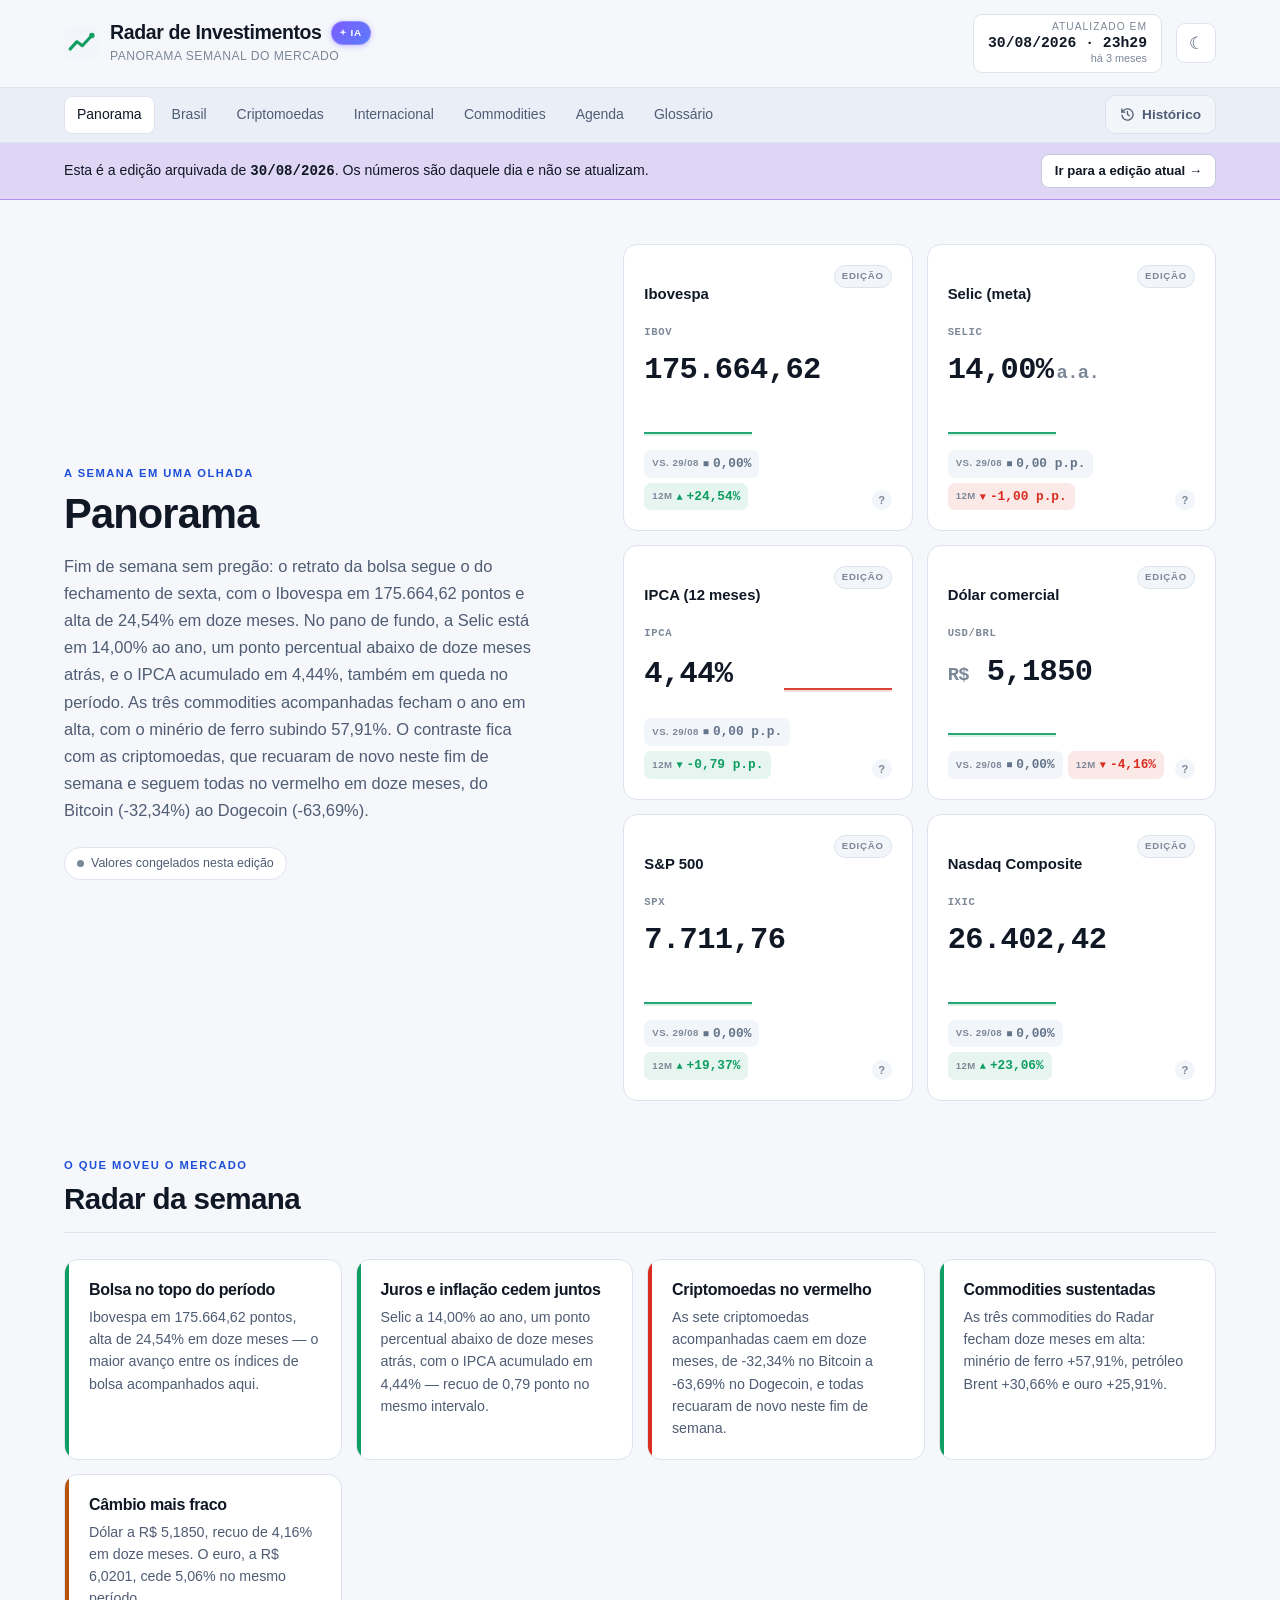
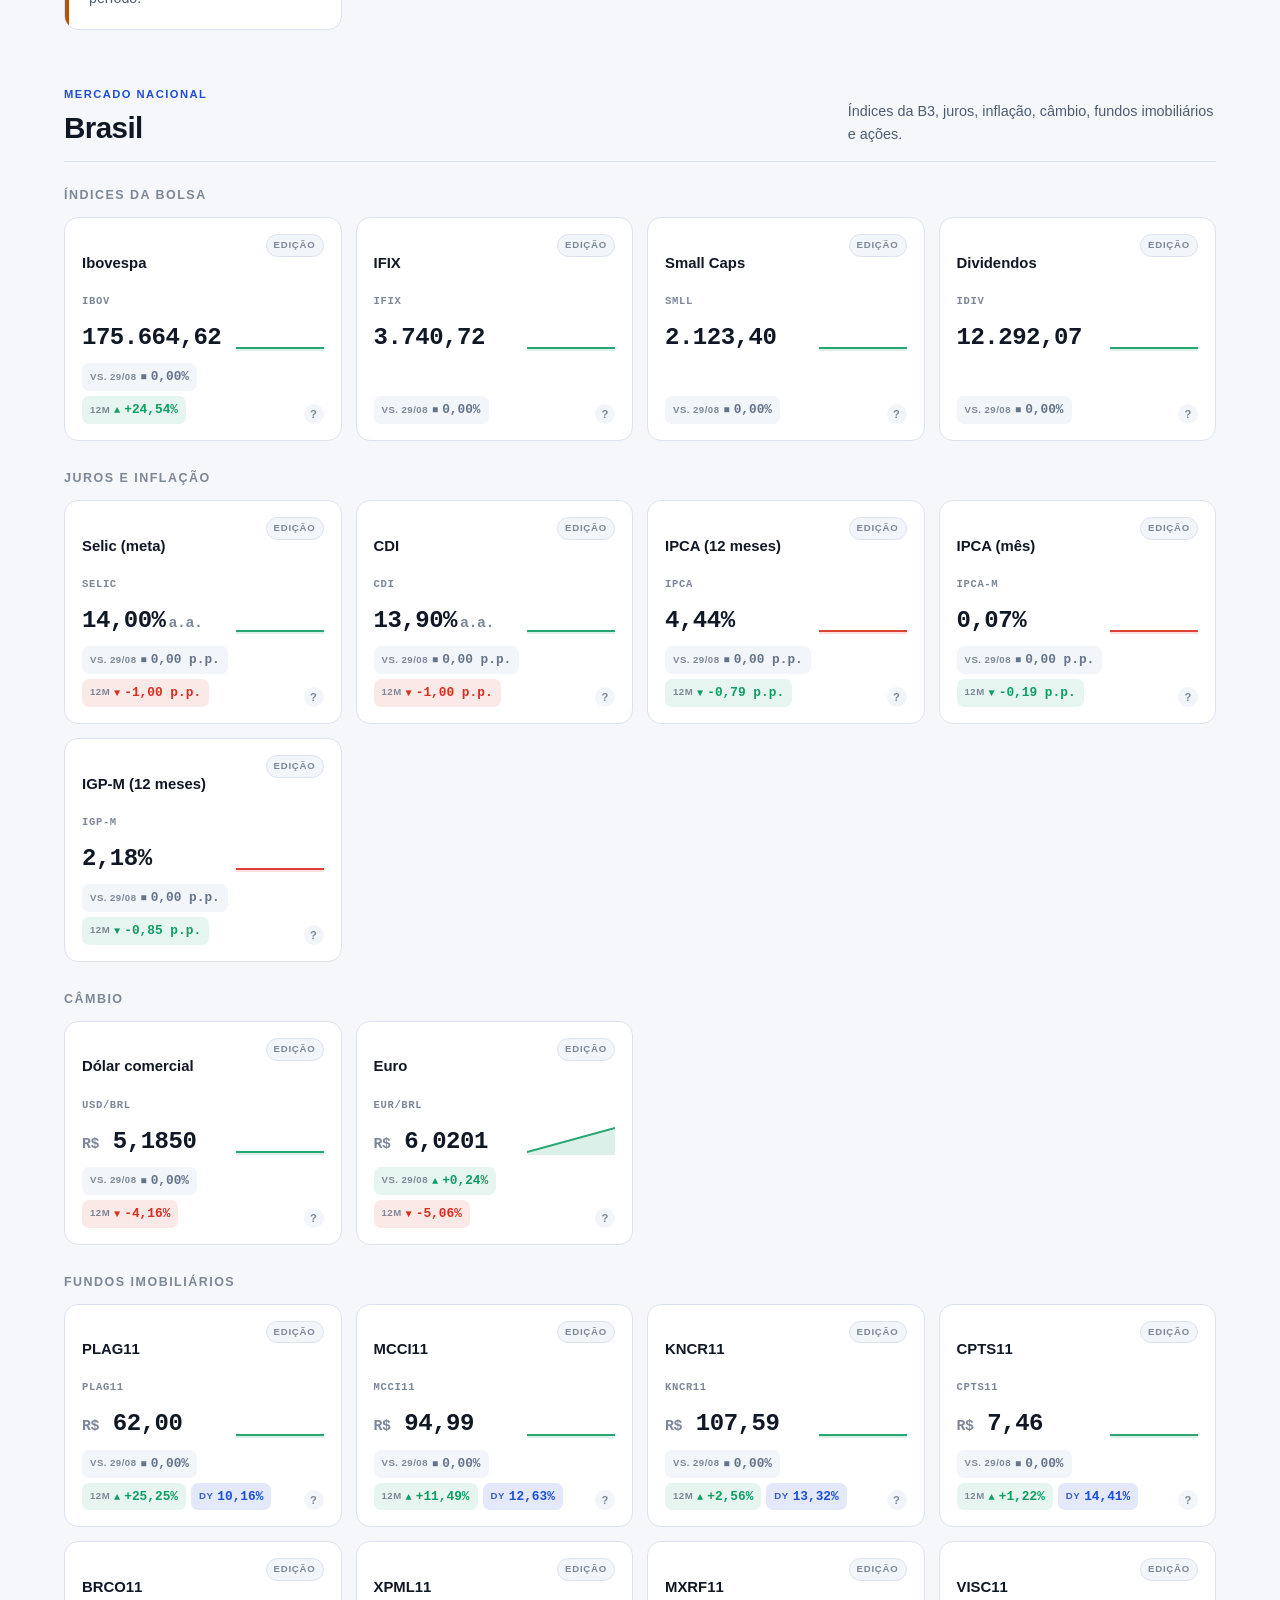
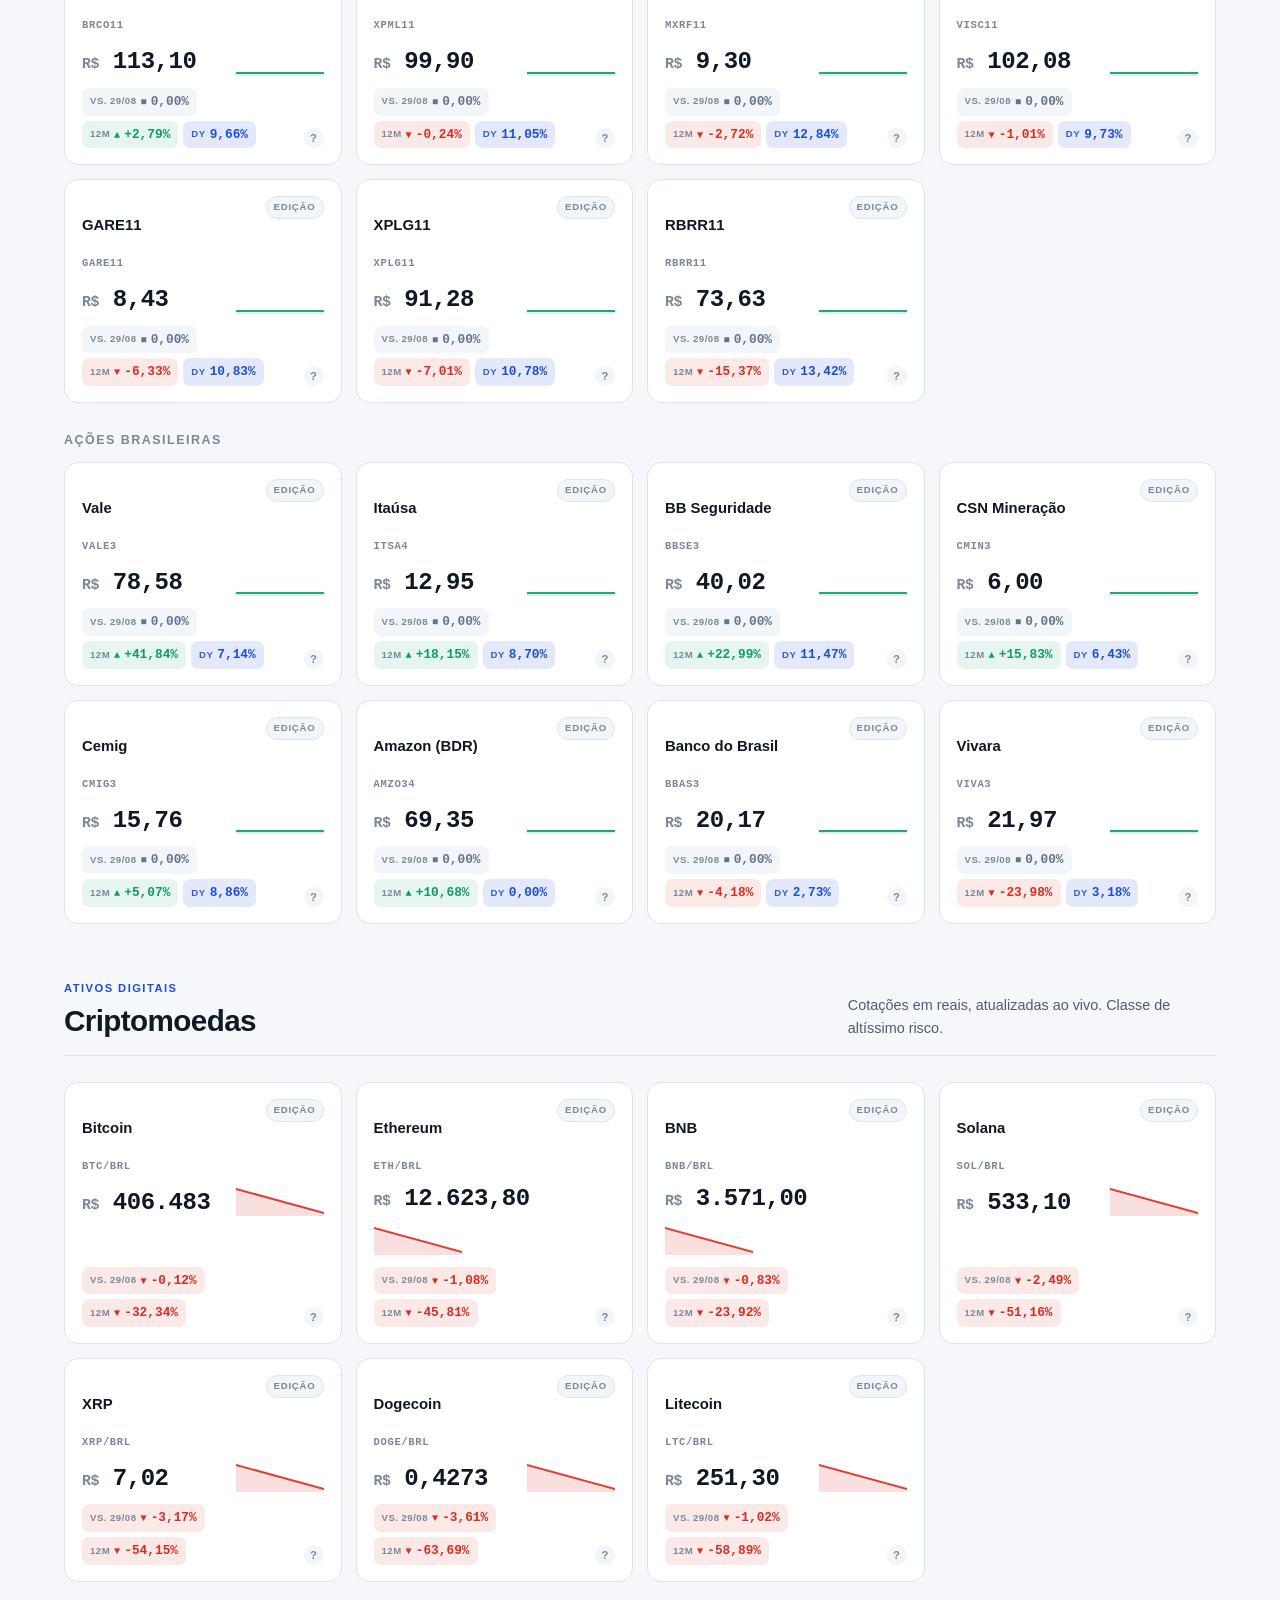
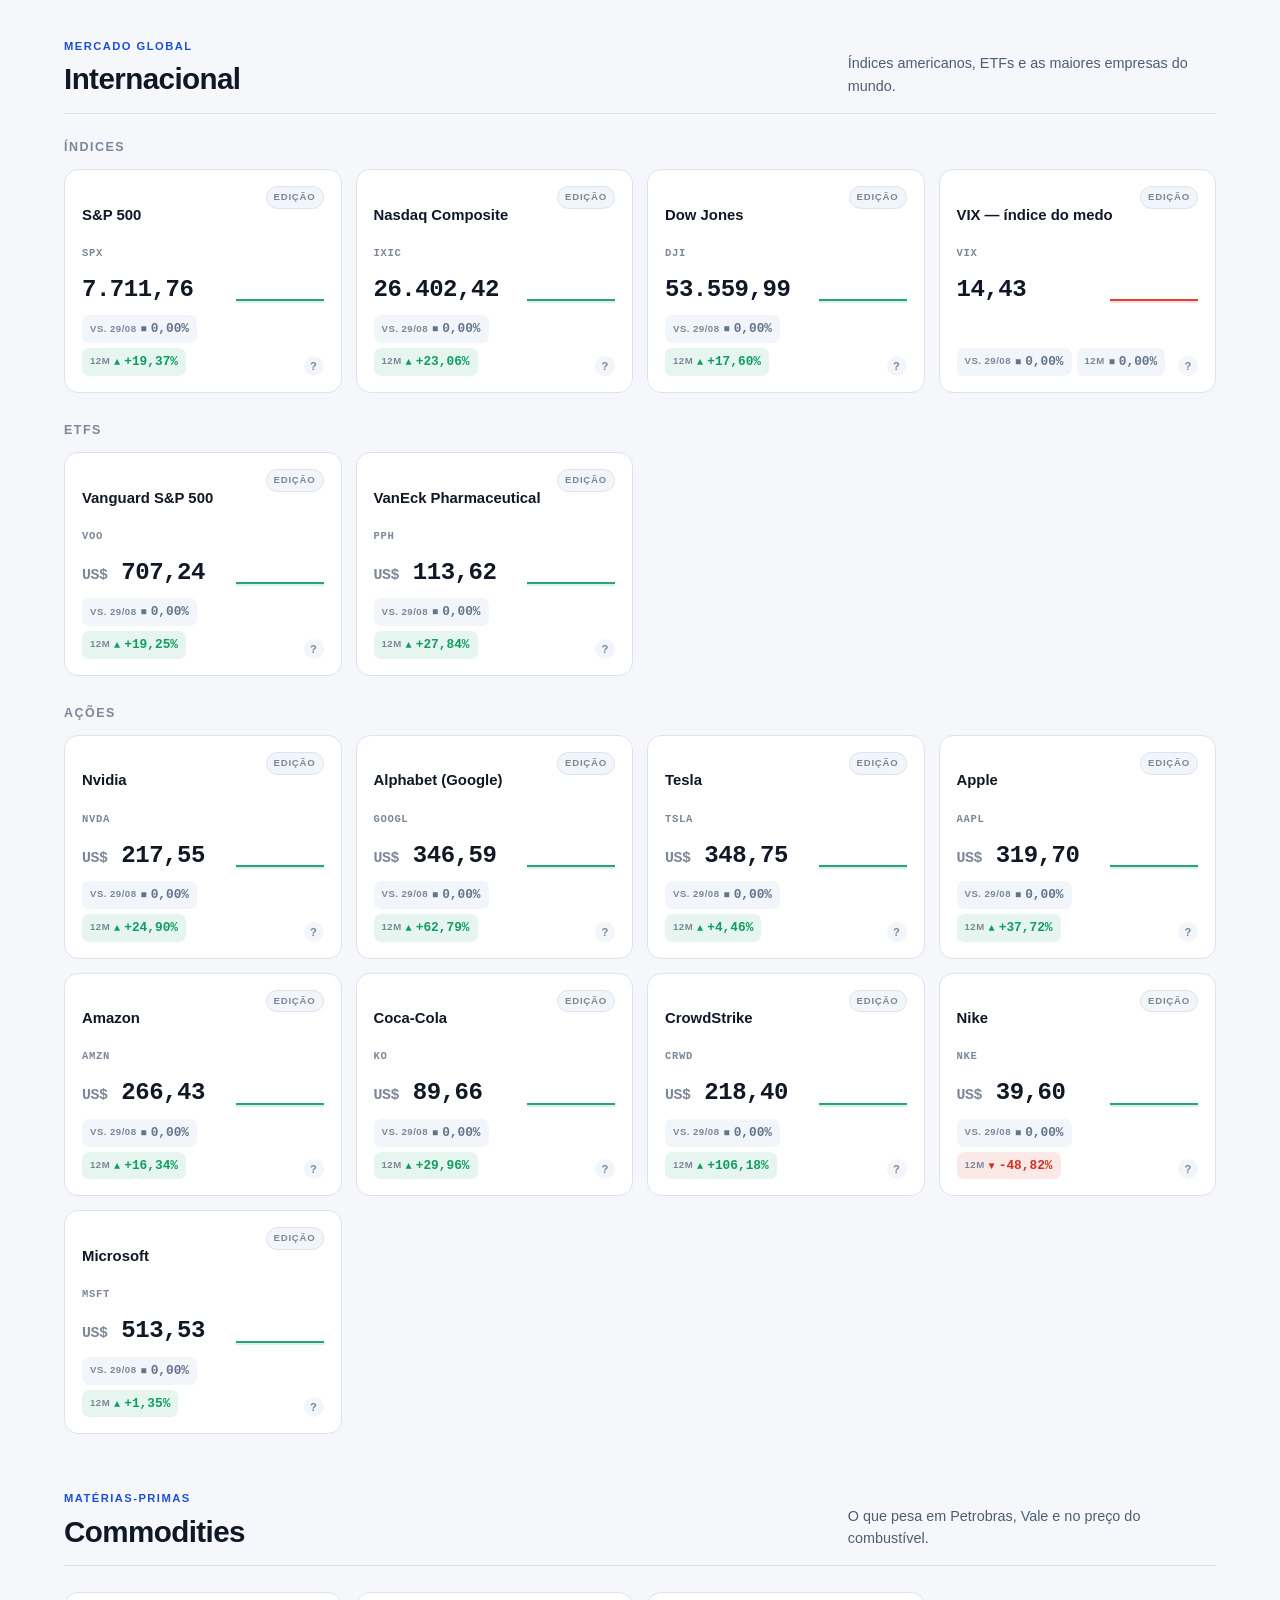
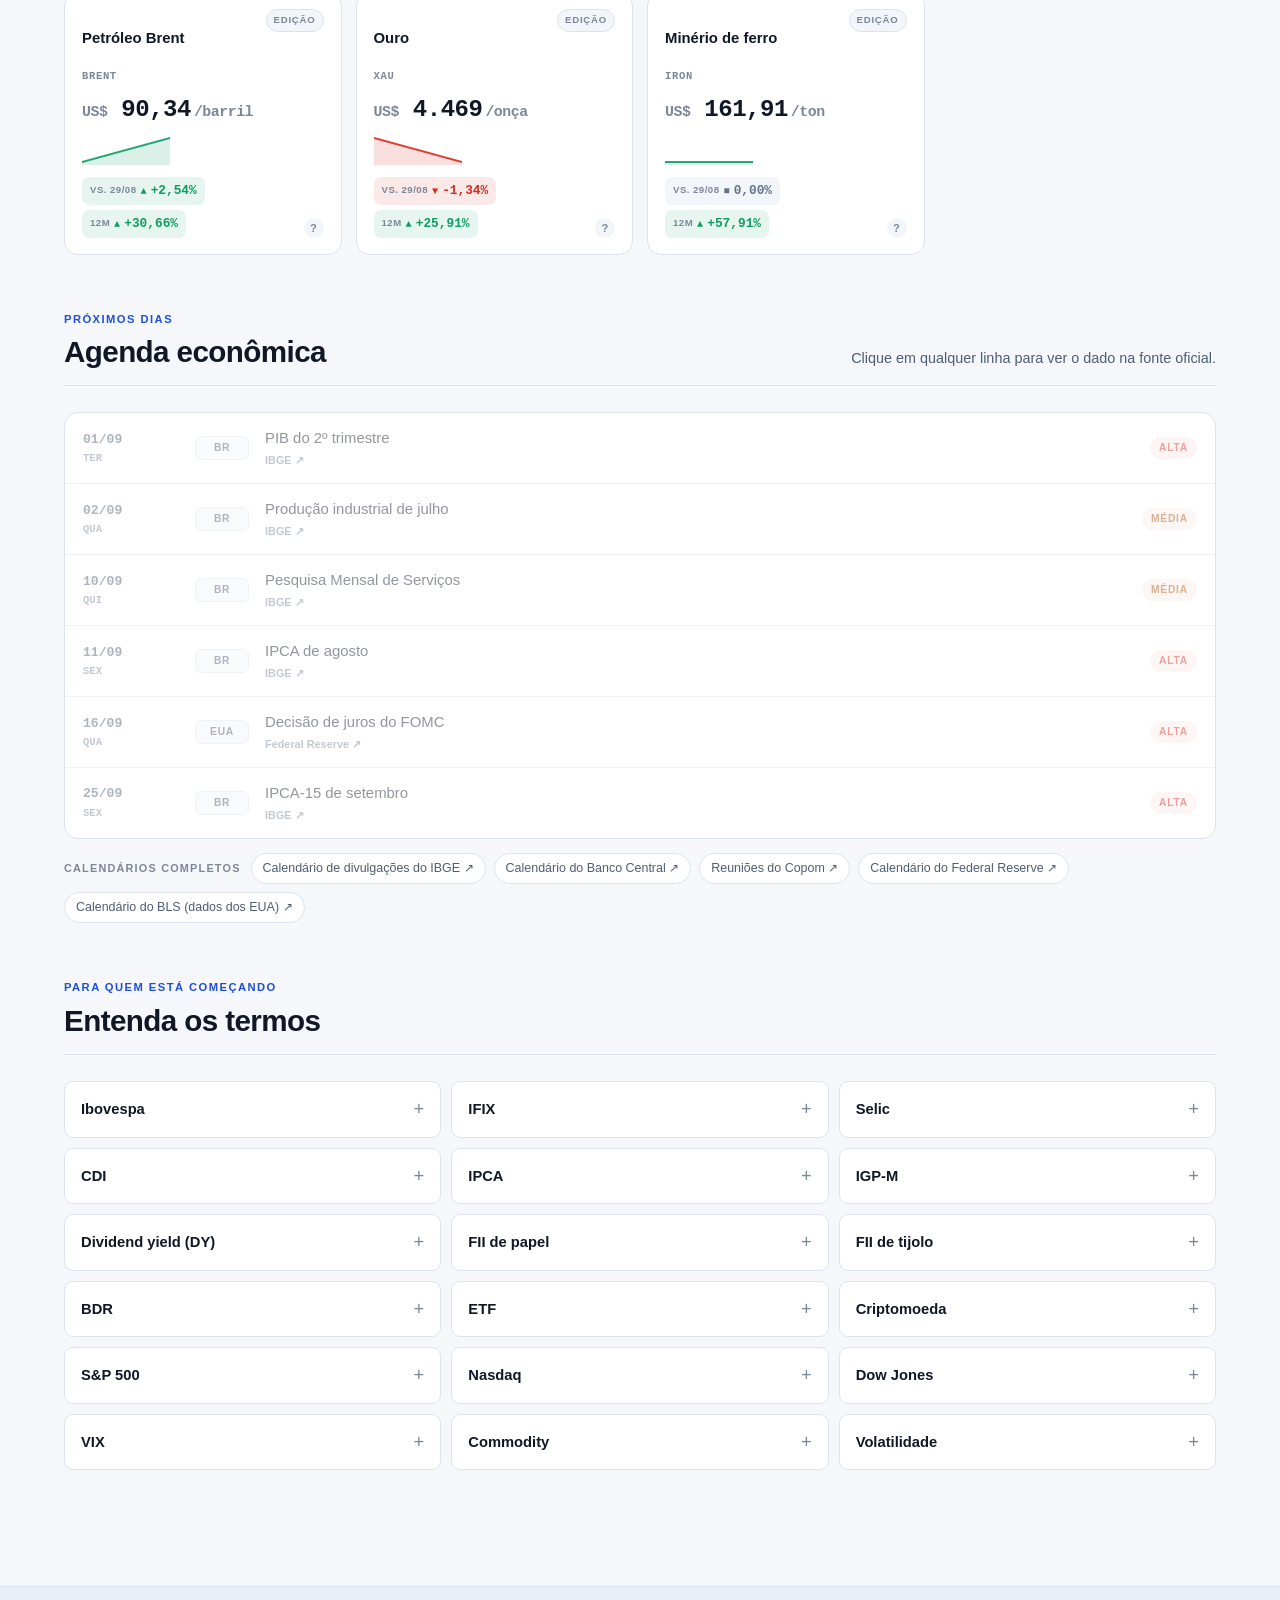
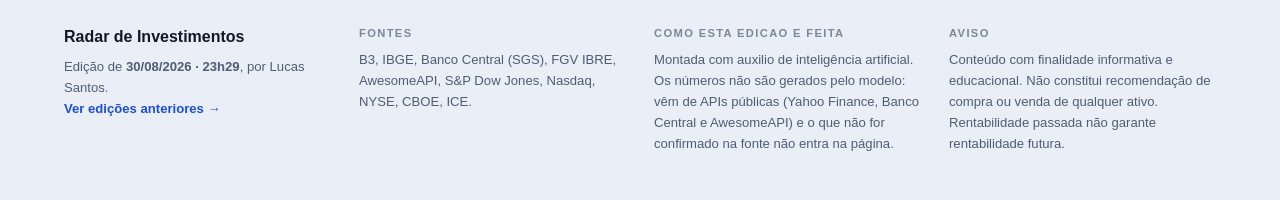
<file: site/historico/2026-08-30.html>
<!DOCTYPE html>
<html lang="pt-BR" data-tema="escuro">
<head>
<meta charset="UTF-8">
<meta name="viewport" content="width=device-width, initial-scale=1">
<title>Radar de Investimentos · edição de 30/08/2026</title>
<meta name="robots" content="noindex">
<link rel="canonical" href="../index.html">
<meta name="description" content="Panorama semanal do mercado financeiro nacional e internacional: Ibovespa, IFIX, Selic, IPCA, fundos imobiliários, ações, criptomoedas, S&P 500, Nasdaq, dólar e commodities.">
<meta name="theme-color" content="#0b0f17">
<style>
/* ==========================================================================
   RADAR DE INVESTIMENTOS — ESTILOS
   1. Tokens e tema      5. Cards de ativo
   2. Base               6. Agenda e glossário
   3. Cabeçalho e nav    7. Rodapé e utilitários
   4. Seções             8. Responsivo
   ========================================================================== */

/* ============ 1. TOKENS E TEMA ============ */
:root {
  /* Tema escuro (padrão) */
  --fundo:        #0b0f17;
  --fundo-alt:    #0e1421;
  --superficie:   #141c2b;
  --superficie-2: #1a2334;
  --borda:        #243147;
  --borda-forte:  #33425e;

  --texto:        #e8edf6;
  --texto-medio:  #9dabc4;
  --texto-fraco:  #6b7a94;

  --alta:         #34d399;
  --alta-fundo:   rgba(52, 211, 153, .12);
  --baixa:        #f87171;
  --baixa-fundo:  rgba(248, 113, 113, .12);
  --neutro:       #94a3b8;

  --destaque:     #60a5fa;
  --destaque-2:   #a78bfa;
  --alerta:       #fbbf24;
  --alerta-fundo: rgba(251, 191, 36, .12);

  --raio:      14px;
  --raio-sm:   9px;
  --sombra:    0 1px 2px rgba(0,0,0,.4), 0 8px 24px -12px rgba(0,0,0,.7);
  --largura:   1200px;
  --topo-alt:  132px;

  --fonte: "Inter", -apple-system, BlinkMacSystemFont, "Segoe UI", Roboto,
           "Helvetica Neue", Arial, sans-serif;
  --mono: ui-monospace, "SF Mono", "JetBrains Mono", "Cascadia Mono",
          Consolas, "Liberation Mono", monospace;
}

html[data-tema="claro"] {
  --fundo:        #f5f7fb;
  --fundo-alt:    #eaeff7;
  --superficie:   #ffffff;
  --superficie-2: #f2f5fa;
  --borda:        #dde3ee;
  --borda-forte:  #c3ccdc;

  --texto:        #101725;
  --texto-medio:  #4f5c73;
  --texto-fraco:  #7c8798;

  --alta:         #0f9d63;
  --alta-fundo:   rgba(15, 157, 99, .10);
  --baixa:        #d92d20;
  --baixa-fundo:  rgba(217, 45, 32, .10);
  --neutro:       #64748b;

  --destaque:     #1d4ed8;
  --destaque-2:   #6d28d9;
  --alerta:       #b45309;
  --alerta-fundo: rgba(180, 83, 9, .10);

  --sombra: 0 1px 2px rgba(16,23,37,.05), 0 8px 22px -14px rgba(16,23,37,.28);
}

/* ============ 2. BASE ============ */
*, *::before, *::after { box-sizing: border-box; }

/* `hidden` precisa vencer display:grid/flex das grades e cards */
[hidden] { display: none !important; }

html { scroll-behavior: smooth; scroll-padding-top: calc(var(--topo-alt) + 16px); }

body {
  margin: 0;
  background: var(--fundo);
  color: var(--texto);
  font-family: var(--fonte);
  font-size: 16px;
  line-height: 1.55;
  -webkit-font-smoothing: antialiased;
  transition: background-color .25s ease, color .25s ease;
}

h1, h2, h3 { margin: 0; line-height: 1.2; letter-spacing: -.02em; }
p { margin: 0; }
ul, ol { margin: 0; padding: 0; list-style: none; }
a { color: inherit; text-decoration: none; }
code {
  font-family: var(--mono); font-size: .88em;
  background: var(--superficie-2); border: 1px solid var(--borda);
  padding: .1em .4em; border-radius: 5px;
}

.container { width: 100%; max-width: var(--largura); margin: 0 auto; padding: 0 24px; }

.pular {
  position: absolute; left: -9999px; top: 0; z-index: 999;
  background: var(--destaque); color: #fff; padding: 10px 16px; border-radius: 0 0 8px 0;
}
.pular:focus { left: 0; }

:focus-visible { outline: 2px solid var(--destaque); outline-offset: 2px; border-radius: 4px; }

/* ============ 3. CABEÇALHO E NAVEGAÇÃO ============ */
.topo {
  position: sticky; top: 0; z-index: 100;
  background: color-mix(in srgb, var(--fundo) 88%, transparent);
  backdrop-filter: blur(14px);
  -webkit-backdrop-filter: blur(14px);
  border-bottom: 1px solid var(--borda);
}

.topo__linha {
  display: flex; align-items: center; justify-content: space-between;
  gap: 20px; padding-top: 14px; padding-bottom: 14px;
}

.marca {
  display: flex; align-items: center; gap: 12px; min-width: 0;
  color: inherit; text-decoration: none;
}
.marca:hover .marca__nome { color: var(--alta); }
.marca__nome { transition: color .18s; }
.marca__fundo { fill: var(--superficie-2); }
.marca__linha  { stroke: var(--alta); }
.marca__ponto  { fill: var(--alta); }
.marca__icone { display: flex; }

.marca__nome {
  font-size: 1.22rem; font-weight: 700;
  white-space: nowrap;
}
.marca__sub {
  font-size: .76rem; color: var(--texto-fraco);
  letter-spacing: .04em; text-transform: uppercase; margin-top: 2px;
}

/* selo de conteúdo montado com auxílio de IA */
.marca__linha1 { display: flex; align-items: center; gap: 9px; flex-wrap: wrap; }
.selo-ia {
  display: inline-flex; align-items: center; gap: 3px; white-space: nowrap;
  padding: 3px 8px 3px 6px; border-radius: 999px;
  font-size: .62rem; font-weight: 700; letter-spacing: .06em; text-transform: uppercase;
  color: #fff; cursor: help;
  background: linear-gradient(135deg, #7c5cff 0%, #5b7cfa 100%);
  border: 1px solid rgba(255, 255, 255, .22);
  box-shadow: 0 1px 6px -1px rgba(124, 92, 255, .55);
}
.selo-ia svg { flex: none; opacity: .95; }

/* botões da linha do tempo do histórico */
.edicao-item__acoes { display: flex; flex-wrap: wrap; gap: 8px; margin-top: 12px; }
.edicao-item__acoes .edicao-item__btn { margin-top: 0; }
.edicao-item__btn--pagina {
  display: inline-block; color: var(--destaque);
  border-color: color-mix(in srgb, var(--destaque) 40%, transparent);
}
.edicao-item__btn--pagina:hover { border-color: var(--destaque); }
.edicao-item--ativa .edicao-item__btn--pagina { display: inline-block; }

.topo__direita { display: flex; align-items: center; gap: 14px; }

.atualizacao {
  display: flex; flex-direction: column; align-items: flex-end;
  padding: 6px 14px; border: 1px solid var(--borda); border-radius: var(--raio-sm);
  background: var(--superficie); line-height: 1.25;
}
.atualizacao__rotulo {
  font-size: .64rem; text-transform: uppercase; letter-spacing: .1em;
  color: var(--texto-fraco);
}
.atualizacao__valor {
  font-family: var(--mono); font-size: .92rem; font-weight: 600;
  font-variant-numeric: tabular-nums; color: var(--texto);
}
.atualizacao__relativo { font-size: .68rem; color: var(--texto-fraco); }

.btn-icone {
  width: 40px; height: 40px; flex: none;
  display: grid; place-items: center; cursor: pointer;
  background: var(--superficie); color: var(--texto-medio);
  border: 1px solid var(--borda); border-radius: var(--raio-sm);
  font-size: 1.05rem; transition: color .2s, border-color .2s, background .2s;
}
.btn-icone:hover { color: var(--texto); border-color: var(--borda-forte); }
.btn-icone__sol { display: none; }
html[data-tema="escuro"] .btn-icone__sol { display: block; }
html[data-tema="escuro"] .btn-icone__lua { display: none; }

/* --- barra de navegação --- */
.navbar { border-top: 1px solid var(--borda); background: var(--fundo-alt); }
.navbar__linha {
  display: flex; align-items: center; justify-content: space-between;
  gap: 20px; min-height: 54px;
}

.navbar__links { display: flex; gap: 4px; overflow-x: auto; scrollbar-width: none; }
.navbar__links::-webkit-scrollbar { display: none; }
.navbar__links a {
  display: block; padding: 8px 13px; border-radius: 8px; white-space: nowrap;
  font-size: .875rem; font-weight: 500; color: var(--texto-medio);
  transition: color .18s, background .18s;
}
.navbar__links a:hover { color: var(--texto); background: var(--superficie-2); }
.navbar__links a.ativo { color: var(--texto); background: var(--superficie); box-shadow: inset 0 0 0 1px var(--borda); }

.navbar__controles { display: flex; align-items: center; gap: 10px; }

/* seletor de edição arquivada */
.edicao {
  display: flex; align-items: center; gap: 8px;
  padding: 3px 3px 3px 11px;
  background: var(--superficie-2); border: 1px solid var(--borda); border-radius: 10px;
}
.edicao__rotulo {
  font-size: .68rem; font-weight: 700; letter-spacing: .09em;
  text-transform: uppercase; color: var(--texto-fraco); white-space: nowrap;
}
.edicao__select {
  font: inherit; font-size: .82rem; font-weight: 600; font-variant-numeric: tabular-nums;
  color: var(--texto); background: var(--superficie);
  border: 1px solid var(--borda); border-radius: 7px;
  padding: 5px 9px; cursor: pointer; max-width: 190px;
}
.edicao__select:hover { border-color: var(--borda-forte); }

/* botão que leva para a página de histórico (ocupa o lugar da antiga busca) */
.btn-historico {
  display: inline-flex; align-items: center; gap: 7px; white-space: nowrap;
  padding: 8px 14px; border-radius: 10px;
  font-size: .85rem; font-weight: 600; color: var(--texto-medio);
  background: var(--superficie-2); border: 1px solid var(--borda);
  transition: color .18s, border-color .18s, background .18s;
}
.btn-historico:hover {
  color: var(--texto); border-color: var(--borda-forte); background: var(--superficie);
}
.btn-historico svg { flex: none; }
.btn-historico__qtd {
  font-family: var(--mono); font-size: .68rem; font-weight: 700;
  min-width: 18px; padding: 1px 5px; border-radius: 999px; text-align: center;
  background: var(--alta-fundo); color: var(--alta);
}
.navbar__voltar { font-weight: 600; }

/* ============ 4. SEÇÕES ============ */
.aviso-exemplo {
  background: var(--alerta-fundo);
  border-bottom: 1px solid color-mix(in srgb, var(--alerta) 35%, transparent);
  color: var(--texto);
  font-size: .86rem; padding: 11px 0;
}
.aviso-exemplo strong { color: var(--alerta); }
#listaExemplo { font-family: var(--mono); font-size: .82em; color: var(--texto-medio); }

/* faixa de "você está vendo uma edição arquivada" */
.faixa-edicao {
  background: color-mix(in srgb, var(--destaque-2) 16%, var(--fundo));
  border-bottom: 1px solid color-mix(in srgb, var(--destaque-2) 40%, transparent);
  font-size: .88rem; padding: 11px 0;
}
.faixa-edicao__linha {
  display: flex; align-items: center; justify-content: space-between;
  gap: 14px; flex-wrap: wrap;
}
.faixa-edicao strong { font-family: var(--mono); font-variant-numeric: tabular-nums; }
.faixa-edicao a {
  font-size: .82rem; font-weight: 600; white-space: nowrap;
  padding: 6px 13px; border-radius: 8px;
  background: var(--superficie); color: var(--texto);
  border: 1px solid var(--borda-forte);
  transition: border-color .18s, transform .18s;
}
.faixa-edicao a:hover { border-color: var(--destaque-2); transform: translateY(-1px); }

.secao { padding: 56px 0; }
.secao + .secao { padding-top: 0; }
.secao--abertura { padding-top: 44px; }

.secao__cabecalho {
  display: flex; align-items: flex-end; justify-content: space-between;
  gap: 20px; flex-wrap: wrap;
  padding-bottom: 16px; margin-bottom: 26px;
  border-bottom: 1px solid var(--borda);
}
.secao__etiqueta {
  font-size: .7rem; font-weight: 700; letter-spacing: .13em;
  text-transform: uppercase; color: var(--destaque); margin-bottom: 6px;
}
.secao__titulo { font-size: 1.85rem; font-weight: 700; }
.secao__apoio { font-size: .9rem; color: var(--texto-medio); max-width: 46ch; }

.grupo__titulo {
  font-size: .78rem; font-weight: 700; letter-spacing: .12em;
  text-transform: uppercase; color: var(--texto-fraco);
  margin: 30px 0 14px;
}
.grupo__titulo:first-of-type { margin-top: 0; }

/* --- abertura / panorama --- */
.abertura {
  display: grid; grid-template-columns: minmax(0, 1fr) minmax(0, 1.15fr);
  gap: 44px; align-items: center;
}
.abertura__titulo { font-size: 2.6rem; font-weight: 800; margin-bottom: 14px; }
.abertura__resumo {
  font-size: 1.03rem; color: var(--texto-medio); max-width: 52ch;
  line-height: 1.65;
}

.mercados { display: flex; flex-wrap: wrap; gap: 8px; margin-top: 22px; }
.mercado {
  display: inline-flex; align-items: center; gap: 7px;
  padding: 6px 12px; border-radius: 999px;
  background: var(--superficie); border: 1px solid var(--borda);
  font-size: .78rem; color: var(--texto-medio);
}
.mercado__bolinha {
  width: 7px; height: 7px; border-radius: 50%; background: var(--texto-fraco);
}
.mercado--aberto .mercado__bolinha { background: var(--alta); box-shadow: 0 0 0 3px var(--alta-fundo); }
.mercado--aberto { color: var(--texto); }
.mercado strong { color: var(--texto); font-weight: 600; }

.abertura__cards {
  display: grid; grid-template-columns: repeat(2, minmax(0, 1fr)); gap: 14px;
}

/* --- radar da semana --- */
.destaques {
  display: grid; grid-template-columns: repeat(auto-fit, minmax(250px, 1fr)); gap: 14px;
}
.destaque-item {
  position: relative; padding: 20px 20px 20px 24px;
  background: var(--superficie); border: 1px solid var(--borda);
  border-radius: var(--raio); overflow: hidden;
}
.destaque-item::before {
  content: ""; position: absolute; left: 0; top: 0; bottom: 0; width: 4px;
  background: var(--neutro);
}
.destaque-item[data-tom="positivo"]::before { background: var(--alta); }
.destaque-item[data-tom="negativo"]::before { background: var(--baixa); }
.destaque-item[data-tom="neutro"]::before   { background: var(--alerta); }
.destaque-item h3 { font-size: 1rem; font-weight: 650; margin-bottom: 7px; }
.destaque-item p  { font-size: .89rem; color: var(--texto-medio); line-height: 1.55; }

/* ============ 5. CARDS DE ATIVO ============ */
.grade {
  display: grid; grid-template-columns: repeat(auto-fill, minmax(232px, 1fr)); gap: 14px;
}

.card {
  position: relative; display: flex; flex-direction: column; gap: 12px;
  padding: 16px 17px;
  background: var(--superficie); border: 1px solid var(--borda);
  border-radius: var(--raio);
  transition: border-color .2s ease, transform .2s ease, box-shadow .2s ease;
}
.card:hover {
  border-color: var(--borda-forte); transform: translateY(-2px); box-shadow: var(--sombra);
}
.card[hidden] { display: none; }

.card--grande { padding: 20px; gap: 14px; }
.card--grande .card__valor { font-size: 1.9rem; }

.card__topo { display: flex; align-items: flex-start; justify-content: space-between; gap: 10px; }
/* sem isto, um nome comprido empurra o selo para fora do card */
.card__topo > div { min-width: 0; }
.card__nome {
  font-size: .93rem; font-weight: 600; line-height: 1.3;
  overflow-wrap: anywhere;
}
.card__ticker {
  font-family: var(--mono); font-size: .66rem; font-weight: 600;
  letter-spacing: .06em; color: var(--texto-fraco);
  margin-top: 3px; text-transform: uppercase;
}
.card__selo {
  flex: none; font-size: .6rem; font-weight: 700; letter-spacing: .08em;
  text-transform: uppercase; padding: 3px 7px; border-radius: 999px;
  background: var(--alta-fundo); color: var(--alta);
  border: 1px solid color-mix(in srgb, var(--alta) 30%, transparent);
}
.card__selo--estatico {
  background: var(--superficie-2); color: var(--texto-fraco); border-color: var(--borda);
}
.card__selo--exemplo {
  background: var(--alerta-fundo); color: var(--alerta);
  border-color: color-mix(in srgb, var(--alerta) 35%, transparent);
}

.card__meio {
  display: flex; align-items: flex-end; justify-content: space-between;
  gap: 12px; flex-wrap: wrap;
}

.card__valor {
  font-family: var(--mono); font-size: 1.5rem; font-weight: 700;
  font-variant-numeric: tabular-nums; letter-spacing: -.02em; line-height: 1.1;
}
.card__prefixo, .card__sufixo {
  font-size: .62em; font-weight: 600; color: var(--texto-fraco);
}
.card__sufixo { margin-left: 3px; }

.grafico { flex: none; opacity: .9; max-width: 100%; }
.grafico__linha {
  fill: none; stroke-width: 2; stroke-linecap: round; stroke-linejoin: round;
  vector-effect: non-scaling-stroke;   /* não engorda quando o SVG é esticado */
}
.grafico__area  { stroke: none; opacity: .16; }

/* O ? precisa cair sempre no mesmo ponto, em todos os 55 cards.
   margin-top:auto prega a linha no rodapé do card, mesmo quando o
   mini-gráfico quebra de linha acima. align-items:flex-end ancora o ?
   na base do bloco de chips — que varia de 28px (1 chip) a 60px (12M+DY,
   em duas linhas). Centralizar aqui faria o ? flutuar junto com a altura. */
.card__base { display: flex; align-items: flex-end; gap: 8px; margin-top: auto; }

.metricas { display: flex; flex-wrap: wrap; gap: 5px; flex: 1; min-width: 0; }

.metrica {
  display: inline-flex; align-items: baseline; gap: 4px;
  font-family: var(--mono); font-size: .8rem; font-weight: 700;
  font-variant-numeric: tabular-nums; white-space: nowrap;
  padding: 4px 8px; border-radius: 7px;
}
.metrica__rot {
  font-family: var(--fonte); font-size: .6rem; font-weight: 700;
  letter-spacing: .05em; text-transform: uppercase;
  color: var(--texto-fraco); align-self: center;
}
.metrica__seta { font-size: .8em; }

.metrica--alta   { color: var(--alta);   background: var(--alta-fundo); }
.metrica--baixa  { color: var(--baixa);  background: var(--baixa-fundo); }
.metrica--neutro { color: var(--neutro); background: var(--superficie-2); }
.metrica--dy     { color: var(--destaque); background: color-mix(in srgb, var(--destaque) 12%, transparent); }
.metrica--dy .metrica__rot { color: color-mix(in srgb, var(--destaque) 72%, var(--texto-fraco)); }
.metrica--vazia {
  font-family: var(--fonte); font-size: .72rem; font-weight: 500;
  color: var(--texto-fraco); background: var(--superficie-2); cursor: help;
  white-space: normal;
}

.card__ajuda {
  width: 20px; height: 20px; flex: none; border: 0; cursor: help; padding: 0;
  display: grid; place-items: center;
  background: var(--superficie-2); color: var(--texto-fraco);
  border-radius: 50%; font-size: .7rem; font-weight: 700;
  transition: color .18s, background .18s;
}
.card__ajuda:hover, .card__ajuda:focus { color: var(--texto); background: var(--borda); }

.card__explicacao {
  font-size: .8rem; color: var(--texto-medio); line-height: 1.5;
  padding-top: 11px; border-top: 1px dashed var(--borda);
}
.card__explicacao[hidden] { display: none; }
.card__nota {
  display: block; margin-top: 7px; padding-left: 9px;
  border-left: 2px solid var(--alerta);
  font-size: .78rem; color: var(--texto-medio);
}
.card__fonte {
  display: block; margin-top: 7px;
  font-size: .68rem; color: var(--texto-fraco);
}

/* ============ 6. AGENDA E GLOSSÁRIO ============ */
.agenda {
  border: 1px solid var(--borda); border-radius: var(--raio);
  background: var(--superficie); overflow: hidden;
}
.agenda__item + .agenda__item { border-top: 1px solid var(--borda); }
.agenda__item--passado { opacity: .45; }

/* a linha inteira é o link para a fonte oficial */
.agenda__linha {
  display: grid; grid-template-columns: 96px 54px 1fr auto;
  align-items: center; gap: 16px; padding: 14px 18px;
  transition: background .18s;
}
a.agenda__linha:hover { background: var(--superficie-2); }
a.agenda__linha:hover .agenda__evento { color: var(--destaque); }
a.agenda__linha:hover .agenda__fonte { color: var(--destaque); }

.agenda__data {
  font-family: var(--mono); font-size: .82rem; font-weight: 600;
  font-variant-numeric: tabular-nums; color: var(--texto-medio);
}
.agenda__data span { display: block; font-size: .66rem; color: var(--texto-fraco); text-transform: uppercase; }
.agenda__fonte {
  display: block; margin-top: 2px;
  font-size: .68rem; font-weight: 600; color: var(--texto-fraco);
  transition: color .18s;
}

/* lista de calendários completos, abaixo da agenda */
.calendarios {
  display: flex; flex-wrap: wrap; align-items: center; gap: 8px;
  margin-top: 14px;
}
.calendarios__rot {
  font-size: .68rem; font-weight: 700; letter-spacing: .11em;
  text-transform: uppercase; color: var(--texto-fraco); margin-right: 2px;
}
.calendarios a {
  font-size: .78rem; font-weight: 500; color: var(--texto-medio);
  padding: 5px 11px; border-radius: 999px;
  background: var(--superficie); border: 1px solid var(--borda);
  transition: color .18s, border-color .18s;
}
.calendarios a:hover { color: var(--destaque); border-color: var(--destaque); }

.agenda__pais {
  font-size: .64rem; font-weight: 700; letter-spacing: .07em; text-align: center;
  padding: 3px 0; border-radius: 6px;
  background: var(--superficie-2); color: var(--texto-medio); border: 1px solid var(--borda);
}
.agenda__evento { font-size: .93rem; font-weight: 500; transition: color .18s; }
.agenda__rel {
  font-size: .64rem; font-weight: 700; letter-spacing: .08em; text-transform: uppercase;
  padding: 3px 9px; border-radius: 999px;
}
.agenda__rel--alta  { background: var(--baixa-fundo); color: var(--baixa); }
.agenda__rel--media { background: var(--alerta-fundo); color: var(--alerta); }

/* --- histórico de edições (linha do tempo) --- */
.historico { position: relative; padding-left: 4px; }
.historico::before {
  content: ""; position: absolute; left: 8px; top: 10px; bottom: 10px;
  width: 2px; background: var(--borda);
}
.edicao-item { position: relative; display: flex; gap: 18px; padding-bottom: 14px; }
.edicao-item__marca {
  position: relative; z-index: 1; flex: none;
  width: 13px; height: 13px; margin-top: 17px; border-radius: 50%;
  background: var(--superficie); border: 2px solid var(--borda-forte);
}
.edicao-item--ativa .edicao-item__marca {
  background: var(--alta); border-color: var(--alta);
  box-shadow: 0 0 0 4px var(--alta-fundo);
}
.edicao-item__corpo {
  flex: 1; min-width: 0; padding: 15px 18px;
  background: var(--superficie); border: 1px solid var(--borda); border-radius: var(--raio);
  transition: border-color .2s;
}
.edicao-item--ativa .edicao-item__corpo { border-color: var(--borda-forte); }
.edicao-item__topo {
  display: flex; align-items: center; flex-wrap: wrap; gap: 10px; margin-bottom: 8px;
}
.edicao-item__data {
  font-family: var(--mono); font-size: .92rem; font-variant-numeric: tabular-nums;
}
.edicao-item__selo {
  font-size: .6rem; font-weight: 700; letter-spacing: .08em; text-transform: uppercase;
  padding: 3px 8px; border-radius: 999px;
  background: var(--alta-fundo); color: var(--alta);
  border: 1px solid color-mix(in srgb, var(--alta) 30%, transparent);
}
.edicao-item__meta { font-size: .72rem; color: var(--texto-fraco); margin-left: auto; }
.edicao-item p { font-size: .86rem; color: var(--texto-medio); line-height: 1.55; }
.edicao-item__btn {
  margin-top: 12px; font: inherit; font-size: .78rem; font-weight: 600; cursor: pointer;
  padding: 6px 13px; border-radius: 8px;
  background: var(--superficie-2); color: var(--texto-medio);
  border: 1px solid var(--borda); transition: color .18s, border-color .18s;
}
.edicao-item__btn:hover { color: var(--texto); border-color: var(--borda-forte); }
.edicao-item--ativa .edicao-item__btn { display: none; }

.vazio {
  padding: 26px 24px; border-radius: var(--raio);
  background: var(--superficie); border: 1px dashed var(--borda-forte);
  font-size: .89rem; color: var(--texto-medio); line-height: 1.6;
  max-width: 74ch;
}
.vazio p + p { margin-top: 10px; }
.vazio strong { color: var(--texto); }

.glossario {
  display: grid; grid-template-columns: repeat(auto-fill, minmax(300px, 1fr)); gap: 10px;
}
.glossario details {
  background: var(--superficie); border: 1px solid var(--borda);
  border-radius: var(--raio-sm); overflow: hidden;
}
.glossario summary {
  cursor: pointer; list-style: none; padding: 13px 16px;
  font-size: .92rem; font-weight: 600;
  display: flex; align-items: center; justify-content: space-between; gap: 10px;
}
.glossario summary::-webkit-details-marker { display: none; }
.glossario summary::after {
  content: "+"; color: var(--texto-fraco); font-weight: 400; font-size: 1.15rem;
  transition: transform .2s;
}
.glossario details[open] summary::after { transform: rotate(45deg); }
.glossario p {
  padding: 0 16px 14px; font-size: .86rem; color: var(--texto-medio); line-height: 1.55;
}

/* ============ 7. RODAPÉ E UTILITÁRIOS ============ */
.rodape {
  margin-top: 60px; padding: 38px 0 46px;
  background: var(--fundo-alt); border-top: 1px solid var(--borda);
}
.rodape__grade {
  display: grid; grid-template-columns: repeat(auto-fit, minmax(230px, 1fr)); gap: 28px;
}
.rodape__marca { font-weight: 700; margin-bottom: 6px; }
.rodape__titulo {
  font-size: .7rem; font-weight: 700; letter-spacing: .12em;
  text-transform: uppercase; color: var(--texto-fraco); margin-bottom: 6px;
}
.rodape__linha { font-size: .82rem; color: var(--texto-medio); line-height: 1.6; }
.rodape__link { color: var(--destaque); font-weight: 600; }
.rodape__link:hover { text-decoration: underline; }

.ao-topo {
  position: fixed; right: 22px; bottom: 22px; z-index: 90;
  width: 42px; height: 42px; border-radius: 50%; cursor: pointer;
  display: grid; place-items: center;
  background: var(--superficie); color: var(--texto-medio);
  border: 1px solid var(--borda-forte); box-shadow: var(--sombra);
  opacity: 0; visibility: hidden; transform: translateY(8px);
  transition: opacity .22s, transform .22s, visibility .22s, color .18s;
}
.ao-topo.visivel { opacity: 1; visibility: visible; transform: none; }
.ao-topo:hover { color: var(--texto); }

/* ============ 8. RESPONSIVO ============ */
@media (max-width: 1000px) {
  .abertura { grid-template-columns: 1fr; gap: 30px; }
  .abertura__titulo { font-size: 2.2rem; }
}

@media (max-width: 760px) {
  :root { --topo-alt: 158px; }
  .container { padding: 0 16px; }

  .topo__linha { flex-wrap: wrap; gap: 12px; padding-bottom: 12px; }
  .marca__nome { font-size: 1.05rem; }
  .marca__sub { display: none; }
  .atualizacao { align-items: flex-start; padding: 5px 11px; }

  .navbar__linha { flex-direction: column; align-items: stretch; gap: 0; padding-bottom: 10px; }
  .navbar__links { padding: 6px 0; margin: 0 -16px; padding-left: 16px; padding-right: 16px; }
  .navbar__controles { justify-content: space-between; padding-bottom: 4px; }
  .btn-historico { padding: 7px 12px; }
  .edicao { padding-left: 8px; }
  .edicao__rotulo { display: none; }
  .edicao__select { max-width: 140px; }

  .edicao-item { gap: 12px; }
  .edicao-item__corpo { padding: 13px 14px; }
  .edicao-item__meta { margin-left: 0; width: 100%; }
  .vazio { padding: 18px 16px; }

  .secao { padding: 40px 0; }
  .secao__titulo { font-size: 1.5rem; }
  .abertura__titulo { font-size: 1.9rem; }
  .abertura__cards { grid-template-columns: repeat(2, minmax(0, 1fr)); gap: 10px; }
  .card--grande .card__valor { font-size: 1.4rem; }

  .grade { grid-template-columns: repeat(auto-fill, minmax(160px, 1fr)); gap: 10px; }
  .card { padding: 13px 14px; gap: 10px; }
  .card__valor { font-size: 1.22rem; }
  /* card estreito: o mini-gráfico não cabe ao lado do valor, então ocupa
     a linha inteira logo abaixo dele */
  .card .grafico { flex: 1 1 100%; width: 100%; height: 26px; }
  .card__meio { gap: 6px; }

  .agenda__linha { grid-template-columns: 74px 1fr; gap: 8px 12px; padding: 13px 14px; }
  .agenda__pais { grid-row: 1; justify-self: start; padding: 3px 8px; }
  .agenda__evento { grid-column: 1 / -1; }
  .agenda__rel { grid-column: 1 / -1; justify-self: start; }
  .calendarios__rot { width: 100%; }
}

@media (max-width: 359px) {
  .abertura__cards, .grade { grid-template-columns: 1fr; }
}

@media (prefers-reduced-motion: reduce) {
  html { scroll-behavior: auto; }
  *, *::before, *::after { transition-duration: .01ms !important; animation-duration: .01ms !important; }
}

@media print {
  .topo, .ao-topo, .navbar, .card__ajuda { display: none !important; }
  body { background: #fff; color: #000; }
  .card, .agenda, .destaque-item { break-inside: avoid; }
}

</style>
<link rel="icon" href="data:image/svg+xml,<svg xmlns='http://www.w3.org/2000/svg' viewBox='0 0 100 100'><rect width='100' height='100' rx='22' fill='%230b0f17'/><path d='M18 68 L38 46 L54 58 L82 28' fill='none' stroke='%2334d399' stroke-width='9' stroke-linecap='round' stroke-linejoin='round'/></svg>">
</head>
<body data-pagina="arquivo">

<a class="pular" href="#conteudo">Pular para o conteúdo</a>

<!-- ====================== CABEÇALHO FIXO ====================== -->
<header class="topo" id="topo">
  <div class="topo__linha container">

    <a class="marca" href="../index.html">
      <span class="marca__icone" aria-hidden="true">
        <svg viewBox="0 0 100 100" width="34" height="34">
          <rect width="100" height="100" rx="24" class="marca__fundo"/>
          <path d="M18 68 L38 46 L54 58 L82 28" fill="none" class="marca__linha"
                stroke-width="9" stroke-linecap="round" stroke-linejoin="round"/>
          <circle cx="82" cy="28" r="8" class="marca__ponto"/>
        </svg>
      </span>
      <div class="marca__texto">
        <div class="marca__linha1">
          <h1 class="marca__nome">Radar de Investimentos</h1>
          <span class="selo-ia" title="Edicao montada com auxilio de IA. Os numeros vem de APIs publicas (Yahoo Finance, Banco Central, AwesomeAPI), nao do modelo.">
            <svg viewBox="0 0 24 24" width="10" height="10" fill="currentColor" aria-hidden="true">
              <path d="M12 2l2.2 6.1L20.5 10l-6.3 1.9L12 18l-2.2-6.1L3.5 10l6.3-1.9L12 2z"/>
            </svg>
            IA
          </span>
        </div>
        <p class="marca__sub">Panorama semanal do mercado</p>
      </div>
    </a>

    <div class="topo__direita">
      <div class="atualizacao" title="Data desta edição">
        <span class="atualizacao__rotulo">Atualizado em</span>
        <strong class="atualizacao__valor" id="dataAtualizacao">—</strong>
        <span class="atualizacao__relativo" id="dataRelativa"></span>
      </div>
      <button class="btn-icone" id="btnTema" type="button" aria-label="Alternar tema claro e escuro">
        <span class="btn-icone__sol" aria-hidden="true">☀</span>
        <span class="btn-icone__lua" aria-hidden="true">☾</span>
      </button>
    </div>

  </div>

  <!-- Barra de navegação + acesso ao histórico -->
  <nav class="navbar" aria-label="Seções do site">
    <div class="container navbar__linha">
      <ul class="navbar__links" id="navLinks">
        <li><a href="#panorama">Panorama</a></li>
        <li><a href="#brasil">Brasil</a></li>
        <li><a href="#cripto">Criptomoedas</a></li>
        <li><a href="#internacional">Internacional</a></li>
        <li><a href="#commodities">Commodities</a></li>
        <li><a href="#agenda">Agenda</a></li>
        <li><a href="#glossario">Glossário</a></li>
      </ul>

      <div class="navbar__controles">
        <a class="btn-historico" href="../historico.html">
          <svg viewBox="0 0 24 24" width="15" height="15" fill="none" stroke="currentColor"
               stroke-width="2" stroke-linecap="round" stroke-linejoin="round" aria-hidden="true">
            <path d="M3 3v5h5"/><path d="M3.05 13A9 9 0 1 0 6 5.3L3 8"/><path d="M12 7v5l3 2"/>
          </svg>
          Histórico
          <span class="btn-historico__qtd" id="qtdEdicoes" hidden></span>
        </a>
      </div>
    </div>
  </nav>
</header>

<main id="conteudo">

  <div class="faixa-edicao">
    <div class="container faixa-edicao__linha">
      <span>Esta é a edição arquivada de <strong>30/08/2026</strong>. Os números são daquele dia e não se atualizam.</span>
      <a href="../index.html">Ir para a edição atual &rarr;</a>
    </div>
  </div>


  <!-- Aviso de números ainda não conferidos (some sozinho) -->
  <div class="aviso-exemplo" id="avisoExemplo" hidden>
    <div class="container">
      <strong><span id="qtdExemplo">0</span> indicadores ainda com número de exemplo:</strong>
      <span id="listaExemplo"></span>.
      Substitua no <code>js/dados.js</code> e apague a linha <code>exemplo: true</code> —
      este aviso some quando não sobrar nenhum.
    </div>
  </div>

  <!-- ====================== PANORAMA ====================== -->
  <section class="secao secao--abertura" id="panorama">
    <div class="container">
      <div class="abertura">
        <div class="abertura__texto">
          <p class="secao__etiqueta">A semana em uma olhada</p>
          <h2 class="abertura__titulo">Panorama</h2>
          <p class="abertura__resumo" id="resumoSemana"></p>
          <div class="mercados" id="statusDados"></div>
        </div>
        <div class="abertura__cards" id="cardsDestaque"></div>
      </div>
    </div>
  </section>

  <!-- ====================== RADAR DA SEMANA ====================== -->
  <section class="secao" id="radar">
    <div class="container">
      <header class="secao__cabecalho">
        <div>
          <p class="secao__etiqueta">O que moveu o mercado</p>
          <h2 class="secao__titulo">Radar da semana</h2>
        </div>
      </header>
      <div class="destaques" id="listaDestaques"></div>
    </div>
  </section>

  <!-- ====================== BRASIL ====================== -->
  <section class="secao" id="brasil">
    <div class="container">
      <header class="secao__cabecalho">
        <div>
          <p class="secao__etiqueta">Mercado nacional</p>
          <h2 class="secao__titulo">Brasil</h2>
        </div>
        <p class="secao__apoio">Índices da B3, juros, inflação, câmbio, fundos imobiliários e ações.</p>
      </header>

      <h3 class="grupo__titulo">Índices da bolsa</h3>
      <div class="grade" data-grupo="br-indices"></div>

      <h3 class="grupo__titulo">Juros e inflação</h3>
      <div class="grade" data-grupo="br-macro"></div>

      <h3 class="grupo__titulo">Câmbio</h3>
      <div class="grade" data-grupo="cambio"></div>

      <h3 class="grupo__titulo">Fundos imobiliários</h3>
      <div class="grade" data-grupo="br-fiis"></div>

      <h3 class="grupo__titulo">Ações brasileiras</h3>
      <div class="grade" data-grupo="br-acoes"></div>
    </div>
  </section>

  <!-- ====================== CRIPTOMOEDAS ====================== -->
  <section class="secao" id="cripto">
    <div class="container">
      <header class="secao__cabecalho">
        <div>
          <p class="secao__etiqueta">Ativos digitais</p>
          <h2 class="secao__titulo">Criptomoedas</h2>
        </div>
        <p class="secao__apoio">Cotações em reais, atualizadas ao vivo. Classe de altíssimo risco.</p>
      </header>
      <div class="grade" data-grupo="cripto"></div>
    </div>
  </section>

  <!-- ====================== INTERNACIONAL ====================== -->
  <section class="secao" id="internacional">
    <div class="container">
      <header class="secao__cabecalho">
        <div>
          <p class="secao__etiqueta">Mercado global</p>
          <h2 class="secao__titulo">Internacional</h2>
        </div>
        <p class="secao__apoio">Índices americanos, ETFs e as maiores empresas do mundo.</p>
      </header>

      <h3 class="grupo__titulo">Índices</h3>
      <div class="grade" data-grupo="int-indices"></div>

      <h3 class="grupo__titulo">ETFs</h3>
      <div class="grade" data-grupo="int-etfs"></div>

      <h3 class="grupo__titulo">Ações</h3>
      <div class="grade" data-grupo="int-acoes"></div>
    </div>
  </section>

  <!-- ====================== COMMODITIES ====================== -->
  <section class="secao" id="commodities">
    <div class="container">
      <header class="secao__cabecalho">
        <div>
          <p class="secao__etiqueta">Matérias-primas</p>
          <h2 class="secao__titulo">Commodities</h2>
        </div>
        <p class="secao__apoio">O que pesa em Petrobras, Vale e no preço do combustível.</p>
      </header>
      <div class="grade" data-grupo="commodities"></div>
    </div>
  </section>

  <!-- ====================== AGENDA ====================== -->
  <section class="secao" id="agenda">
    <div class="container">
      <header class="secao__cabecalho">
        <div>
          <p class="secao__etiqueta">Próximos dias</p>
          <h2 class="secao__titulo">Agenda econômica</h2>
        </div>
        <p class="secao__apoio">Clique em qualquer linha para ver o dado na fonte oficial.</p>
      </header>
      <ol class="agenda" id="listaAgenda"></ol>
      <div class="calendarios" id="listaCalendarios"></div>
    </div>
  </section>

  <!-- ====================== GLOSSÁRIO ====================== -->
  <section class="secao" id="glossario">
    <div class="container">
      <header class="secao__cabecalho">
        <div>
          <p class="secao__etiqueta">Para quem está começando</p>
          <h2 class="secao__titulo">Entenda os termos</h2>
        </div>
      </header>
      <div class="glossario" id="listaGlossario"></div>
    </div>
  </section>

</main>

<!-- ====================== RODAPÉ ====================== -->
<footer class="rodape">
  <div class="container rodape__grade">
    <div>
      <p class="rodape__marca">Radar de Investimentos</p>
      <p class="rodape__linha">
        Edição de <strong id="rodapeData">—</strong>, por <span id="rodapeResponsavel">—</span>.
      </p>
      <p class="rodape__linha"><a class="rodape__link" href="../historico.html">Ver edições anteriores →</a></p>
    </div>
    <div>
      <p class="rodape__titulo">Fontes</p>
      <p class="rodape__linha">B3, IBGE, Banco Central (SGS), FGV IBRE, AwesomeAPI, S&amp;P Dow Jones, Nasdaq, NYSE, CBOE, ICE.</p>
    </div>
    <div>
      <p class="rodape__titulo">Como esta edicao e feita</p>
      <p class="rodape__linha">
        Montada com auxilio de intelig&ecirc;ncia artificial. Os n&uacute;meros n&atilde;o s&atilde;o gerados
        pelo modelo: v&ecirc;m de APIs p&uacute;blicas (Yahoo Finance, Banco Central e AwesomeAPI)
        e o que n&atilde;o for confirmado na fonte n&atilde;o entra na p&aacute;gina.
      </p>
    </div>
    <div>
      <p class="rodape__titulo">Aviso</p>
      <p class="rodape__linha">
        Conteúdo com finalidade informativa e educacional. Não constitui recomendação
        de compra ou venda de qualquer ativo. Rentabilidade passada não garante
        rentabilidade futura.
      </p>
    </div>
  </div>
</footer>

<button class="ao-topo" id="btnTopo" type="button" aria-label="Voltar ao topo">↑</button>

<script>
const RADAR = {
 "meta": {
  "atualizadoEm": "2026-08-30T23:29",
  "responsavel": "Lucas Santos"
 },
 "resumo": "Fim de semana sem pregão: o retrato da bolsa segue o do fechamento de sexta, com o Ibovespa em 175.664,62 pontos e alta de 24,54% em doze meses. No pano de fundo, a Selic está em 14,00% ao ano, um ponto percentual abaixo de doze meses atrás, e o IPCA acumulado em 4,44%, também em queda no período. As três commodities acompanhadas fecham o ano em alta, com o minério de ferro subindo 57,91%. O contraste fica com as criptomoedas, que recuaram de novo neste fim de semana e seguem todas no vermelho em doze meses, do Bitcoin (-32,34%) ao Dogecoin (-63,69%).",
 "destaques": [
  {
   "titulo": "Bolsa no topo do período",
   "texto": "Ibovespa em 175.664,62 pontos, alta de 24,54% em doze meses — o maior avanço entre os índices de bolsa acompanhados aqui.",
   "tom": "positivo"
  },
  {
   "titulo": "Juros e inflação cedem juntos",
   "texto": "Selic a 14,00% ao ano, um ponto percentual abaixo de doze meses atrás, com o IPCA acumulado em 4,44% — recuo de 0,79 ponto no mesmo intervalo.",
   "tom": "positivo"
  },
  {
   "titulo": "Criptomoedas no vermelho",
   "texto": "As sete criptomoedas acompanhadas caem em doze meses, de -32,34% no Bitcoin a -63,69% no Dogecoin, e todas recuaram de novo neste fim de semana.",
   "tom": "negativo"
  },
  {
   "titulo": "Commodities sustentadas",
   "texto": "As três commodities do Radar fecham doze meses em alta: minério de ferro +57,91%, petróleo Brent +30,66% e ouro +25,91%.",
   "tom": "positivo"
  },
  {
   "titulo": "Câmbio mais fraco",
   "texto": "Dólar a R$ 5,1850, recuo de 4,16% em doze meses. O euro, a R$ 6,0201, cede 5,06% no mesmo período.",
   "tom": "neutro"
  }
 ],
 "agenda": [
  {
   "data": "2026-09-01",
   "pais": "BR",
   "relevancia": "alta",
   "evento": "PIB do 2º trimestre",
   "fonte": "IBGE",
   "link": "https://www.ibge.gov.br/estatisticas/economicas/contas-nacionais/9300-contas-nacionais-trimestrais.html"
  },
  {
   "data": "2026-09-02",
   "pais": "BR",
   "relevancia": "media",
   "evento": "Produção industrial de julho",
   "fonte": "IBGE",
   "link": "https://www.ibge.gov.br/estatisticas/economicas/industria/9294-pesquisa-industrial-mensal-producao-fisica-brasil.html"
  },
  {
   "data": "2026-09-10",
   "pais": "BR",
   "relevancia": "media",
   "evento": "Pesquisa Mensal de Serviços",
   "fonte": "IBGE",
   "link": "https://www.ibge.gov.br/estatisticas/economicas/servicos/9229-pesquisa-mensal-de-servicos.html"
  },
  {
   "data": "2026-09-11",
   "pais": "BR",
   "relevancia": "alta",
   "evento": "IPCA de agosto",
   "fonte": "IBGE",
   "link": "https://www.ibge.gov.br/estatisticas/economicas/precos-e-custos/9256-indice-nacional-de-precos-ao-consumidor-amplo.html"
  },
  {
   "data": "2026-09-16",
   "pais": "EUA",
   "relevancia": "alta",
   "evento": "Decisão de juros do FOMC",
   "fonte": "Federal Reserve",
   "link": "https://www.federalreserve.gov/monetarypolicy/fomccalendars.htm"
  },
  {
   "data": "2026-09-25",
   "pais": "BR",
   "relevancia": "alta",
   "evento": "IPCA-15 de setembro",
   "fonte": "IBGE",
   "link": "https://www.ibge.gov.br/estatisticas/economicas/precos-e-custos/9260-indice-nacional-de-precos-ao-consumidor-amplo-15.html"
  }
 ],
 "calendarios": [
  {
   "nome": "Calendário de divulgações do IBGE",
   "link": "https://www.ibge.gov.br/calendario-divulgacoes-novoportal.html"
  },
  {
   "nome": "Calendário do Banco Central",
   "link": "https://www.bcb.gov.br/estatisticas/calendarioestatisticas"
  },
  {
   "nome": "Reuniões do Copom",
   "link": "https://www.bcb.gov.br/controleinflacao/copom"
  },
  {
   "nome": "Calendário do Federal Reserve",
   "link": "https://www.federalreserve.gov/newsevents/calendar.htm"
  },
  {
   "nome": "Calendário do BLS (dados dos EUA)",
   "link": "https://www.bls.gov/schedule/news_release/"
  }
 ],
 "ativos": [
  {
   "id": "ibovespa",
   "grupo": "br-indices",
   "destaque": true,
   "nome": "Ibovespa",
   "ticker": "IBOV",
   "formato": "pontos",
   "descricao": "As ~85 ações mais negociadas da B3. É o termômetro da bolsa brasileira.",
   "valor": 175664.62,
   "variacao12m": 24.54,
   "fonte": "B3"
  },
  {
   "id": "ifix",
   "grupo": "br-indices",
   "nome": "IFIX",
   "ticker": "IFIX",
   "formato": "pontos",
   "descricao": "Índice dos fundos imobiliários listados na B3.",
   "valor": 3740.72,
   "variacao12m": null,
   "fonte": "B3"
  },
  {
   "id": "smll",
   "grupo": "br-indices",
   "nome": "Small Caps",
   "ticker": "SMLL",
   "formato": "pontos",
   "descricao": "Empresas de menor valor de mercado. Costuma oscilar mais que o Ibovespa.",
   "valor": 2123.4,
   "variacao12m": null,
   "fonte": "B3"
  },
  {
   "id": "idiv",
   "grupo": "br-indices",
   "nome": "Dividendos",
   "ticker": "IDIV",
   "formato": "pontos",
   "descricao": "Ações que mais pagaram proventos nos últimos anos.",
   "valor": 12292.07,
   "variacao12m": null,
   "fonte": "B3"
  },
  {
   "id": "selic",
   "grupo": "br-macro",
   "destaque": true,
   "nome": "Selic (meta)",
   "ticker": "SELIC",
   "formato": "percentual",
   "sufixo": "a.a.",
   "descricao": "Taxa básica de juros definida pelo Copom. Referência de toda a renda fixa.",
   "valor": 14,
   "variacao12m": -1,
   "fonte": "Banco Central (SGS 432)",
   "aoVivo": "sgs-432"
  },
  {
   "id": "cdi",
   "grupo": "br-macro",
   "nome": "CDI",
   "ticker": "CDI",
   "formato": "percentual",
   "sufixo": "a.a.",
   "descricao": "Referência da renda fixa privada. Anda praticamente colado na Selic.",
   "valor": 13.9,
   "variacao12m": -1,
   "fonte": "Banco Central (SGS 4389)",
   "aoVivo": "sgs-4389"
  },
  {
   "id": "ipca12",
   "grupo": "br-macro",
   "destaque": true,
   "inverso": true,
   "nome": "IPCA (12 meses)",
   "ticker": "IPCA",
   "formato": "percentual",
   "descricao": "Inflação oficial acumulada em 12 meses. É o que corrói o poder de compra.",
   "valor": 4.44,
   "variacao12m": -0.79,
   "fonte": "IBGE / BCB (SGS 13522)",
   "aoVivo": "sgs-13522"
  },
  {
   "id": "ipcaMes",
   "grupo": "br-macro",
   "inverso": true,
   "nome": "IPCA (mês)",
   "ticker": "IPCA-M",
   "formato": "percentual",
   "descricao": "Variação da inflação no último mês fechado.",
   "valor": 0.07,
   "variacao12m": -0.19,
   "fonte": "IBGE / BCB (SGS 433)",
   "aoVivo": "sgs-433"
  },
  {
   "id": "igpm",
   "grupo": "br-macro",
   "inverso": true,
   "nome": "IGP-M (12 meses)",
   "ticker": "IGP-M",
   "formato": "percentual",
   "descricao": "Índice de inflação usado no reajuste de aluguéis e contratos.",
   "valor": 2.18,
   "variacao12m": -0.85,
   "fonte": "FGV / BCB (SGS 189)",
   "aoVivo": "sgs-189"
  },
  {
   "id": "usdbrl",
   "grupo": "cambio",
   "destaque": true,
   "nome": "Dólar comercial",
   "ticker": "USD/BRL",
   "formato": "brl",
   "casas": 4,
   "descricao": "Quanto custa 1 dólar em reais. Afeta inflação, viagens e importados.",
   "valor": 5.185,
   "variacao12m": -4.16,
   "fonte": "AwesomeAPI",
   "aoVivo": "moeda-USD"
  },
  {
   "id": "eurbrl",
   "grupo": "cambio",
   "nome": "Euro",
   "ticker": "EUR/BRL",
   "formato": "brl",
   "casas": 4,
   "descricao": "Cotação do euro em reais.",
   "valor": 6.0201,
   "variacao12m": -5.06,
   "fonte": "AwesomeAPI",
   "aoVivo": "moeda-EUR"
  },
  {
   "id": "btcbrl",
   "grupo": "cripto",
   "destaque": false,
   "nome": "Bitcoin",
   "ticker": "BTC/BRL",
   "formato": "brl",
   "casas": 0,
   "descricao": "A maior e mais líquida das criptomoedas. Serve de termômetro do apetite a risco.",
   "valor": 406483,
   "variacao12m": -32.34,
   "fonte": "AwesomeAPI",
   "aoVivo": "moeda-BTC"
  },
  {
   "id": "ethbrl",
   "grupo": "cripto",
   "nome": "Ethereum",
   "ticker": "ETH/BRL",
   "formato": "brl",
   "descricao": "Segunda maior cripto. É a rede onde roda a maior parte dos contratos inteligentes.",
   "valor": 12623.8,
   "variacao12m": -45.81,
   "fonte": "AwesomeAPI",
   "aoVivo": "moeda-ETH"
  },
  {
   "id": "bnbbrl",
   "grupo": "cripto",
   "nome": "BNB",
   "ticker": "BNB/BRL",
   "formato": "brl",
   "descricao": "Moeda do ecossistema da Binance, a maior corretora de cripto do mundo.",
   "valor": 3571,
   "variacao12m": -23.92,
   "fonte": "AwesomeAPI",
   "aoVivo": "moeda-BNB"
  },
  {
   "id": "solbrl",
   "grupo": "cripto",
   "nome": "Solana",
   "ticker": "SOL/BRL",
   "formato": "brl",
   "descricao": "Rede concorrente do Ethereum, conhecida por transações rápidas e baratas.",
   "valor": 533.1,
   "variacao12m": -51.16,
   "fonte": "AwesomeAPI",
   "aoVivo": "moeda-SOL"
  },
  {
   "id": "xrpbrl",
   "grupo": "cripto",
   "nome": "XRP",
   "ticker": "XRP/BRL",
   "formato": "brl",
   "descricao": "Criada para transferências internacionais entre instituições financeiras.",
   "valor": 7.02,
   "variacao12m": -54.15,
   "fonte": "AwesomeAPI",
   "aoVivo": "moeda-XRP"
  },
  {
   "id": "dogebrl",
   "grupo": "cripto",
   "nome": "Dogecoin",
   "ticker": "DOGE/BRL",
   "formato": "brl",
   "casas": 4,
   "descricao": "Nasceu como piada e virou a principal “meme coin”. Muito sensível a notícias.",
   "valor": 0.4273,
   "variacao12m": -63.69,
   "fonte": "AwesomeAPI",
   "aoVivo": "moeda-DOGE"
  },
  {
   "id": "ltcbrl",
   "grupo": "cripto",
   "nome": "Litecoin",
   "ticker": "LTC/BRL",
   "formato": "brl",
   "descricao": "Uma das criptos mais antigas, criada como versão mais leve do Bitcoin.",
   "valor": 251.3,
   "variacao12m": -58.89,
   "fonte": "AwesomeAPI",
   "aoVivo": "moeda-LTC"
  },
  {
   "id": "plag11",
   "grupo": "br-fiis",
   "nome": "PLAG11",
   "ticker": "PLAG11",
   "formato": "brl",
   "descricao": "FII de tijolo: carteira de imóveis físicos, vive da renda dos aluguéis.",
   "valor": 62,
   "variacao12m": 25.25,
   "dy": 10.16,
   "fonte": "B3"
  },
  {
   "id": "mcci11",
   "grupo": "br-fiis",
   "nome": "MCCI11",
   "ticker": "MCCI11",
   "formato": "brl",
   "descricao": "FII de papel: investe em CRIs (títulos de dívida imobiliária).",
   "valor": 94.99,
   "variacao12m": 11.49,
   "dy": 12.63,
   "fonte": "B3"
  },
  {
   "id": "kncr11",
   "grupo": "br-fiis",
   "nome": "KNCR11",
   "ticker": "KNCR11",
   "formato": "brl",
   "descricao": "FII de papel com CRIs atrelados ao CDI. Rende mais quando a Selic está alta.",
   "valor": 107.59,
   "variacao12m": 2.56,
   "dy": 13.32,
   "fonte": "B3"
  },
  {
   "id": "cpts11",
   "grupo": "br-fiis",
   "nome": "CPTS11",
   "ticker": "CPTS11",
   "formato": "brl",
   "descricao": "FII de papel, com CRIs e cotas de outros fundos imobiliários.",
   "valor": 7.46,
   "variacao12m": 1.22,
   "dy": 14.41,
   "fonte": "B3"
  },
  {
   "id": "brco11",
   "grupo": "br-fiis",
   "nome": "BRCO11",
   "ticker": "BRCO11",
   "formato": "brl",
   "descricao": "FII de tijolo: galpões logísticos alugados para grandes operadores.",
   "valor": 113.1,
   "variacao12m": 2.79,
   "dy": 9.66,
   "fonte": "B3"
  },
  {
   "id": "xpml11",
   "grupo": "br-fiis",
   "nome": "XPML11",
   "ticker": "XPML11",
   "formato": "brl",
   "descricao": "FII de tijolo: participação em shopping centers pelo país.",
   "valor": 99.9,
   "variacao12m": -0.24,
   "dy": 11.05,
   "fonte": "B3"
  },
  {
   "id": "mxrf11",
   "grupo": "br-fiis",
   "nome": "MXRF11",
   "ticker": "MXRF11",
   "formato": "brl",
   "descricao": "FII híbrido e o mais popular do país, com cota de valor baixo.",
   "valor": 9.3,
   "variacao12m": -2.72,
   "dy": 12.84,
   "fonte": "B3"
  },
  {
   "id": "visc11",
   "grupo": "br-fiis",
   "nome": "VISC11",
   "ticker": "VISC11",
   "formato": "brl",
   "descricao": "FII de tijolo: carteira de shopping centers.",
   "valor": 102.08,
   "variacao12m": -1.01,
   "dy": 9.73,
   "fonte": "B3"
  },
  {
   "id": "gare11",
   "grupo": "br-fiis",
   "nome": "GARE11",
   "ticker": "GARE11",
   "formato": "brl",
   "descricao": "FII de tijolo: renda urbana, com imóveis alugados no varejo e na logística.",
   "valor": 8.43,
   "variacao12m": -6.33,
   "dy": 10.83,
   "fonte": "B3"
  },
  {
   "id": "xplg11",
   "grupo": "br-fiis",
   "nome": "XPLG11",
   "ticker": "XPLG11",
   "formato": "brl",
   "descricao": "FII de tijolo: galpões logísticos e industriais.",
   "valor": 91.28,
   "variacao12m": -7.01,
   "dy": 10.78,
   "fonte": "B3"
  },
  {
   "id": "rbrr11",
   "grupo": "br-fiis",
   "nome": "RBRR11",
   "ticker": "RBRR11",
   "formato": "brl",
   "descricao": "FII de papel focado em CRIs de baixo risco de crédito (high grade).",
   "valor": 73.63,
   "variacao12m": -15.37,
   "dy": 13.42,
   "fonte": "B3"
  },
  {
   "id": "vale3",
   "grupo": "br-acoes",
   "nome": "Vale",
   "ticker": "VALE3",
   "formato": "brl",
   "descricao": "Maior mineradora do país. O resultado acompanha o minério de ferro e a China.",
   "valor": 78.58,
   "variacao12m": 41.84,
   "dy": 7.14,
   "fonte": "B3"
  },
  {
   "id": "itsa4",
   "grupo": "br-acoes",
   "nome": "Itaúsa",
   "ticker": "ITSA4",
   "formato": "brl",
   "descricao": "Holding que controla o Itaú Unibanco e tem participação em empresas industriais.",
   "valor": 12.95,
   "variacao12m": 18.15,
   "dy": 8.7,
   "fonte": "B3"
  },
  {
   "id": "bbse3",
   "grupo": "br-acoes",
   "nome": "BB Seguridade",
   "ticker": "BBSE3",
   "formato": "brl",
   "descricao": "Braço de seguros e previdência do Banco do Brasil. Conhecida por dividendos altos.",
   "valor": 40.02,
   "variacao12m": 22.99,
   "dy": 11.47,
   "fonte": "B3"
  },
  {
   "id": "cmin3",
   "grupo": "br-acoes",
   "nome": "CSN Mineração",
   "ticker": "CMIN3",
   "formato": "brl",
   "descricao": "Braço de mineração da CSN. Também depende do preço do minério de ferro.",
   "valor": 6,
   "variacao12m": 15.83,
   "dy": 6.43,
   "fonte": "B3"
  },
  {
   "id": "cmig3",
   "grupo": "br-acoes",
   "nome": "Cemig",
   "ticker": "CMIG3",
   "formato": "brl",
   "descricao": "Elétrica de Minas Gerais. Setor regulado, receita previsível.",
   "valor": 15.76,
   "variacao12m": 5.07,
   "dy": 8.86,
   "fonte": "B3"
  },
  {
   "id": "amzo34",
   "grupo": "br-acoes",
   "nome": "Amazon (BDR)",
   "ticker": "AMZO34",
   "formato": "brl",
   "descricao": "BDR da Amazon: um recibo negociado na B3 que dá exposição à ação americana.",
   "nota": "Mesma exposição de AMZN — se você acompanha as duas, conte a posição uma vez só.",
   "valor": 69.35,
   "variacao12m": 10.68,
   "dy": 0,
   "fonte": "B3"
  },
  {
   "id": "bbas3",
   "grupo": "br-acoes",
   "nome": "Banco do Brasil",
   "ticker": "BBAS3",
   "formato": "brl",
   "descricao": "Banco público com forte presença no crédito rural.",
   "valor": 20.17,
   "variacao12m": -4.18,
   "dy": 2.73,
   "fonte": "B3"
  },
  {
   "id": "viva3",
   "grupo": "br-acoes",
   "nome": "Vivara",
   "ticker": "VIVA3",
   "formato": "brl",
   "descricao": "Maior rede de joalherias do país. Varejo sensível a juros e renda.",
   "valor": 21.97,
   "variacao12m": -23.98,
   "dy": 3.18,
   "fonte": "B3"
  },
  {
   "id": "sp500",
   "grupo": "int-indices",
   "destaque": true,
   "nome": "S&P 500",
   "ticker": "SPX",
   "formato": "pontos",
   "descricao": "As 500 maiores empresas dos EUA. A principal referência de bolsa no mundo.",
   "valor": 7711.76,
   "variacao12m": 19.37,
   "fonte": "S&P Dow Jones"
  },
  {
   "id": "nasdaq",
   "grupo": "int-indices",
   "destaque": true,
   "nome": "Nasdaq Composite",
   "ticker": "IXIC",
   "formato": "pontos",
   "descricao": "Concentra as empresas de tecnologia. Mais volátil que o S&P 500.",
   "valor": 26402.42,
   "variacao12m": 23.06,
   "fonte": "Nasdaq"
  },
  {
   "id": "dowjones",
   "grupo": "int-indices",
   "nome": "Dow Jones",
   "ticker": "DJI",
   "formato": "pontos",
   "descricao": "30 grandes empresas tradicionais dos EUA. Menos exposto a tecnologia.",
   "valor": 53559.99,
   "variacao12m": 17.6,
   "fonte": "S&P Dow Jones"
  },
  {
   "id": "vix",
   "grupo": "int-indices",
   "inverso": true,
   "nome": "VIX — índice do medo",
   "ticker": "VIX",
   "formato": "pontos",
   "descricao": "Mede o nervosismo do mercado. Acima de 20 = tensão; abaixo de 15 = calmaria.",
   "valor": 14.43,
   "variacao12m": 0,
   "fonte": "CBOE"
  },
  {
   "id": "voo",
   "grupo": "int-etfs",
   "nome": "Vanguard S&P 500",
   "ticker": "VOO",
   "formato": "usd",
   "descricao": "ETF que replica o S&P 500. Uma cota = pedacinho das 500 maiores empresas dos EUA.",
   "valor": 707.24,
   "variacao12m": 19.25,
   "fonte": "NYSE Arca"
  },
  {
   "id": "pph",
   "grupo": "int-etfs",
   "nome": "VanEck Pharmaceutical",
   "ticker": "PPH",
   "formato": "usd",
   "descricao": "ETF setorial: cesta das maiores farmacêuticas do mundo.",
   "nota": "Preço com um dia de defasagem em relação aos demais ativos internacionais.",
   "valor": 113.62,
   "variacao12m": 27.84,
   "fonte": "Nasdaq"
  },
  {
   "id": "nvda",
   "grupo": "int-acoes",
   "nome": "Nvidia",
   "ticker": "NVDA",
   "formato": "usd",
   "descricao": "Líder em chips para inteligência artificial.",
   "valor": 217.55,
   "variacao12m": 24.9,
   "fonte": "Nasdaq"
  },
  {
   "id": "googl",
   "grupo": "int-acoes",
   "nome": "Alphabet (Google)",
   "ticker": "GOOGL",
   "formato": "usd",
   "descricao": "Dona do Google, do YouTube e do Android.",
   "valor": 346.59,
   "variacao12m": 62.79,
   "fonte": "Nasdaq"
  },
  {
   "id": "tsla",
   "grupo": "int-acoes",
   "nome": "Tesla",
   "ticker": "TSLA",
   "formato": "usd",
   "descricao": "Carros elétricos, energia e robótica.",
   "valor": 348.75,
   "variacao12m": 4.46,
   "fonte": "Nasdaq"
  },
  {
   "id": "aapl",
   "grupo": "int-acoes",
   "nome": "Apple",
   "ticker": "AAPL",
   "formato": "usd",
   "descricao": "iPhone e serviços; disputa o posto de maior empresa do mundo.",
   "valor": 319.7,
   "variacao12m": 37.72,
   "fonte": "Nasdaq"
  },
  {
   "id": "amzn",
   "grupo": "int-acoes",
   "nome": "Amazon",
   "ticker": "AMZN",
   "formato": "usd",
   "descricao": "E-commerce e AWS, a maior provedora de nuvem do mundo.",
   "nota": "Mesma exposição do BDR AMZO34, listado na seção de ações brasileiras.",
   "valor": 266.43,
   "variacao12m": 16.34,
   "fonte": "Nasdaq"
  },
  {
   "id": "ko",
   "grupo": "int-acoes",
   "nome": "Coca-Cola",
   "ticker": "KO",
   "formato": "usd",
   "descricao": "Consumo defensivo: vende bem em qualquer ciclo econômico.",
   "valor": 89.66,
   "variacao12m": 29.96,
   "fonte": "NYSE"
  },
  {
   "id": "crwd",
   "grupo": "int-acoes",
   "nome": "CrowdStrike",
   "ticker": "CRWD",
   "formato": "usd",
   "descricao": "Cibersegurança em nuvem. Crescimento alto e múltiplo caro.",
   "valor": 218.4,
   "variacao12m": 106.18,
   "fonte": "Nasdaq"
  },
  {
   "id": "nke",
   "grupo": "int-acoes",
   "nome": "Nike",
   "ticker": "NKE",
   "formato": "usd",
   "descricao": "Maior marca de artigos esportivos do mundo.",
   "valor": 39.6,
   "variacao12m": -48.82,
   "fonte": "NYSE"
  },
  {
   "id": "msft",
   "grupo": "int-acoes",
   "nome": "Microsoft",
   "ticker": "MSFT",
   "formato": "usd",
   "descricao": "Windows, nuvem Azure e participação relevante em IA.",
   "valor": 513.53,
   "variacao12m": 1.35,
   "fonte": "Nasdaq"
  },
  {
   "id": "brent",
   "grupo": "commodities",
   "nome": "Petróleo Brent",
   "ticker": "BRENT",
   "formato": "usd",
   "sufixo": "/barril",
   "descricao": "Referência mundial do petróleo. Pesa na Petrobras e no preço da gasolina.",
   "valor": 90.34,
   "variacao12m": 30.66,
   "fonte": "ICE"
  },
  {
   "id": "ouro",
   "grupo": "commodities",
   "nome": "Ouro",
   "ticker": "XAU",
   "formato": "usd",
   "sufixo": "/onça",
   "casas": 0,
   "descricao": "Reserva de valor clássica. Sobe quando o mercado busca proteção.",
   "valor": 4469,
   "variacao12m": 25.91,
   "fonte": "LBMA"
  },
  {
   "id": "minerio",
   "grupo": "commodities",
   "nome": "Minério de ferro",
   "ticker": "IRON",
   "formato": "usd",
   "sufixo": "/ton",
   "descricao": "Principal commodity da Vale. Depende muito da demanda chinesa.",
   "valor": 161.91,
   "variacao12m": 57.91,
   "fonte": "SGX / Dalian"
  }
 ],
 "glossario": [
  {
   "termo": "Ibovespa",
   "texto": "Carteira teórica com as ações mais negociadas da B3. Quando dizem “a bolsa subiu”, normalmente é dele que estão falando."
  },
  {
   "termo": "IFIX",
   "texto": "Mesma ideia do Ibovespa, mas para fundos imobiliários (FIIs)."
  },
  {
   "termo": "Selic",
   "texto": "Taxa básica de juros da economia. Sobe para segurar a inflação, cai para estimular o consumo."
  },
  {
   "termo": "CDI",
   "texto": "Taxa dos empréstimos entre bancos. É a referência de rendimento da renda fixa (ex.: “CDB a 110% do CDI”)."
  },
  {
   "termo": "IPCA",
   "texto": "Inflação oficial do Brasil, medida pelo IBGE. Se seu investimento rende menos que o IPCA, você perdeu poder de compra."
  },
  {
   "termo": "IGP-M",
   "texto": "Outro índice de inflação, mais sensível a atacado e câmbio. Usado em reajuste de aluguel."
  },
  {
   "termo": "Dividend yield (DY)",
   "texto": "Quanto o ativo pagou em proventos nos últimos 12 meses, em % do preço. DY de 10% = pagou R$ 10 para cada R$ 100 investidos."
  },
  {
   "termo": "FII de papel",
   "texto": "Fundo imobiliário que investe em títulos de dívida (CRIs) em vez de imóveis. O rendimento acompanha juros e inflação."
  },
  {
   "termo": "FII de tijolo",
   "texto": "Fundo imobiliário dono de imóveis de verdade — shoppings, galpões, lajes — e que vive do aluguel deles."
  },
  {
   "termo": "BDR",
   "texto": "Recibo negociado na B3 que representa uma ação estrangeira. Permite investir lá fora comprando em reais."
  },
  {
   "termo": "ETF",
   "texto": "Fundo negociado em bolsa que replica um índice ou setor. Comprar uma cota é comprar a cesta inteira de uma vez."
  },
  {
   "termo": "Criptomoeda",
   "texto": "Ativo digital sem banco central por trás. Não tem garantia nenhuma e oscila muito mais que ações — as quedas de 50% em um ano são comuns."
  },
  {
   "termo": "S&P 500",
   "texto": "Índice das 500 maiores empresas listadas nos EUA. Referência global de renda variável."
  },
  {
   "termo": "Nasdaq",
   "texto": "Índice com forte peso de tecnologia. Tende a oscilar mais que o S&P 500."
  },
  {
   "termo": "Dow Jones",
   "texto": "Índice antigo com 30 grandes empresas americanas, ponderado por preço da ação."
  },
  {
   "termo": "VIX",
   "texto": "Volatilidade esperada do S&P 500 para os próximos 30 dias. Apelidado de “índice do medo”."
  },
  {
   "termo": "Commodity",
   "texto": "Matéria-prima negociada globalmente com preço padronizado: petróleo, ouro, minério, soja."
  },
  {
   "termo": "Volatilidade",
   "texto": "O tamanho das oscilações de um ativo. Mais volátil = mais risco e mais oportunidade."
  }
 ]
};
const RADAR_HISTORICO = [
 {
  "atualizadoEm": "2026-08-29T15:14",
  "responsavel": "Equipe Radar",
  "arquivo": "historico/2026-08-29.html",
  "resumo": "Semana de realização no Brasil depois de três altas seguidas, com o mercado ajustando a expectativa para o início do corte de juros. Lá fora, as bolsas americanas seguem sustentadas pelo setor de tecnologia, enquanto o dólar perde força frente às moedas emergentes.",
  "destaques": [
   {
    "titulo": "Juros no Brasil",
    "texto": "Copom mantém o tom de cautela e o mercado passa a projetar o primeiro corte só no próximo trimestre.",
    "tom": "neutro"
   },
   {
    "titulo": "Tecnologia puxa Wall Street",
    "texto": "Resultados acima do esperado em semicondutores sustentam Nasdaq e S&P 500 perto das máximas históricas.",
    "tom": "positivo"
   },
   {
    "titulo": "Fundos imobiliários",
    "texto": "IFIX perde fôlego com a curva de juros longa pressionada; o segmento de papel sofre mais que o de tijolo.",
    "tom": "negativo"
   },
   {
    "titulo": "Câmbio",
    "texto": "Dólar recua com fluxo estrangeiro positivo para a bolsa brasileira e commodities firmes.",
    "tom": "positivo"
   }
  ],
  "agenda": [
   {
    "data": "2026-08-27",
    "hora": "09:00",
    "pais": "BR",
    "relevancia": "alta",
    "evento": "IPCA-15 de agosto",
    "fonte": "IBGE",
    "link": "https://www.ibge.gov.br/estatisticas/economicas/precos-e-custos/9260-indice-nacional-de-precos-ao-consumidor-amplo-15.html"
   },
   {
    "data": "2026-08-27",
    "hora": "09:30",
    "pais": "EUA",
    "relevancia": "media",
    "evento": "Pedidos de auxílio-desemprego",
    "fonte": "US Dept. of Labor",
    "link": "https://oui.doleta.gov/unemploy/claims.asp"
   },
   {
    "data": "2026-08-28",
    "hora": "08:00",
    "pais": "BR",
    "relevancia": "media",
    "evento": "IGP-M de agosto",
    "fonte": "FGV IBRE",
    "link": "https://portalibre.fgv.br/igp"
   },
   {
    "data": "2026-08-28",
    "hora": "09:30",
    "pais": "EUA",
    "relevancia": "alta",
    "evento": "PCE — inflação preferida do Fed",
    "fonte": "BEA",
    "link": "https://www.bea.gov/data/personal-consumption-expenditures-price-index"
   },
   {
    "data": "2026-09-01",
    "hora": "09:00",
    "pais": "BR",
    "relevancia": "alta",
    "evento": "PIB do 2º trimestre",
    "fonte": "IBGE",
    "link": "https://www.ibge.gov.br/estatisticas/economicas/contas-nacionais/9300-contas-nacionais-trimestrais.html"
   },
   {
    "data": "2026-09-02",
    "hora": "10:00",
    "pais": "GLB",
    "relevancia": "media",
    "evento": "PMI industrial global",
    "fonte": "S&P Global",
    "link": "https://www.pmi.spglobal.com/"
   }
  ],
  "ativos": [
   {
    "id": "ibovespa",
    "valor": 175664.62,
    "variacao12m": 24.54
   },
   {
    "id": "ifix",
    "valor": 3740.72
   },
   {
    "id": "smll",
    "valor": 2123.4
   },
   {
    "id": "idiv",
    "valor": 12292.07
   },
   {
    "id": "selic",
    "valor": 14,
    "variacao12m": -1
   },
   {
    "id": "cdi",
    "valor": 13.9,
    "variacao12m": -1
   },
   {
    "id": "ipca12",
    "valor": 4.44,
    "variacao12m": -0.79
   },
   {
    "id": "ipcaMes",
    "valor": 0.07,
    "variacao12m": -0.19
   },
   {
    "id": "igpm",
    "valor": 2.18,
    "variacao12m": -0.85
   },
   {
    "id": "usdbrl",
    "valor": 5.185,
    "variacao12m": -4.16
   },
   {
    "id": "eurbrl",
    "valor": 6.0056,
    "variacao12m": -4.69
   },
   {
    "id": "btcbrl",
    "valor": 406967,
    "variacao12m": -32.72
   },
   {
    "id": "ethbrl",
    "valor": 12761.3,
    "variacao12m": -45.66
   },
   {
    "id": "bnbbrl",
    "valor": 3601,
    "variacao12m": -21.87
   },
   {
    "id": "solbrl",
    "valor": 546.7,
    "variacao12m": -50.54
   },
   {
    "id": "xrpbrl",
    "valor": 7.25,
    "variacao12m": -52.49
   },
   {
    "id": "dogebrl",
    "valor": 0.4433,
    "variacao12m": -61.8
   },
   {
    "id": "ltcbrl",
    "valor": 253.9,
    "variacao12m": -58.14
   },
   {
    "id": "plag11",
    "valor": 62,
    "variacao12m": 25.25,
    "dy": 10.16
   },
   {
    "id": "mcci11",
    "valor": 94.99,
    "variacao12m": 11.49,
    "dy": 12.63
   },
   {
    "id": "kncr11",
    "valor": 107.59,
    "variacao12m": 2.56,
    "dy": 13.32
   },
   {
    "id": "cpts11",
    "valor": 7.46,
    "variacao12m": 1.22,
    "dy": 14.41
   },
   {
    "id": "brco11",
    "valor": 113.1,
    "variacao12m": 2.79,
    "dy": 9.66
   },
   {
    "id": "xpml11",
    "valor": 99.9,
    "variacao12m": -0.24,
    "dy": 11.05
   },
   {
    "id": "mxrf11",
    "valor": 9.3,
    "variacao12m": -2.72,
    "dy": 12.84
   },
   {
    "id": "visc11",
    "valor": 102.08,
    "variacao12m": -1.01,
    "dy": 9.73
   },
   {
    "id": "gare11",
    "valor": 8.43,
    "variacao12m": -6.33,
    "dy": 10.83
   },
   {
    "id": "xplg11",
    "valor": 91.28,
    "variacao12m": -7.01,
    "dy": 10.78
   },
   {
    "id": "rbrr11",
    "valor": 73.63,
    "variacao12m": -15.37,
    "dy": 13.42
   },
   {
    "id": "vale3",
    "valor": 78.58,
    "variacao12m": 41.84,
    "dy": 7.14
   },
   {
    "id": "itsa4",
    "valor": 12.95,
    "variacao12m": 18.15,
    "dy": 8.7
   },
   {
    "id": "bbse3",
    "valor": 40.02,
    "variacao12m": 22.99,
    "dy": 11.47
   },
   {
    "id": "cmin3",
    "valor": 6,
    "variacao12m": 15.83,
    "dy": 6.43
   },
   {
    "id": "cmig3",
    "valor": 15.76,
    "variacao12m": 5.07,
    "dy": 8.86
   },
   {
    "id": "amzo34",
    "valor": 69.35,
    "variacao12m": 10.68,
    "dy": 0
   },
   {
    "id": "bbas3",
    "valor": 20.17,
    "variacao12m": -4.18,
    "dy": 2.73
   },
   {
    "id": "viva3",
    "valor": 21.97,
    "variacao12m": -23.98,
    "dy": 3.18
   },
   {
    "id": "sp500",
    "valor": 7711.76,
    "variacao12m": 19.37
   },
   {
    "id": "nasdaq",
    "valor": 26402.42,
    "variacao12m": 23.06
   },
   {
    "id": "dowjones",
    "valor": 53559.99,
    "variacao12m": 17.6
   },
   {
    "id": "vix",
    "valor": 14.43,
    "variacao12m": 0
   },
   {
    "id": "voo",
    "valor": 707.24,
    "variacao12m": 19.25
   },
   {
    "id": "pph",
    "valor": 113.62,
    "variacao12m": 27.84
   },
   {
    "id": "nvda",
    "valor": 217.55,
    "variacao12m": 24.9
   },
   {
    "id": "googl",
    "valor": 346.59,
    "variacao12m": 62.79
   },
   {
    "id": "tsla",
    "valor": 348.75,
    "variacao12m": 4.46
   },
   {
    "id": "aapl",
    "valor": 319.7,
    "variacao12m": 37.72
   },
   {
    "id": "amzn",
    "valor": 266.43,
    "variacao12m": 16.34
   },
   {
    "id": "ko",
    "valor": 89.66,
    "variacao12m": 29.96
   },
   {
    "id": "crwd",
    "valor": 218.4,
    "variacao12m": 106.18
   },
   {
    "id": "nke",
    "valor": 39.6,
    "variacao12m": -48.82
   },
   {
    "id": "msft",
    "valor": 513.53,
    "variacao12m": 1.35
   },
   {
    "id": "brent",
    "valor": 88.1,
    "variacao12m": 29.33
   },
   {
    "id": "ouro",
    "valor": 4529.9,
    "variacao12m": 30.41
   },
   {
    "id": "minerio",
    "valor": 161.91,
    "variacao12m": 59.03
   }
  ]
 }
];
</script>
<script>
/* ==========================================================================
   RADAR DE INVESTIMENTOS — APLICAÇÃO
   Um único motor para três modos, escolhidos por body[data-pagina]:
     "radar"      index.html                  → a edição da semana, com dado ao vivo
     "historico"  historico.html              → a linha do tempo das edições
     "arquivo"    historico/AAAA-MM-DD.html   → um snapshot congelado, sem rede
   Você normalmente NÃO precisa mexer neste arquivo.
   ========================================================================== */
(function () {
  "use strict";

  var PAGINA = document.body.dataset.pagina || "radar";

  var HIST = (typeof RADAR_HISTORICO !== "undefined" && Array.isArray(RADAR_HISTORICO))
    ? RADAR_HISTORICO.slice() : [];
  HIST.sort(function (a, b) {                       // mais recente primeiro
    return new Date(b.atualizadoEm) - new Date(a.atualizadoEm);
  });

  var edicaoAtiva = -1;   // -1 = edição atual; 0+ = índice em HIST
  var cards = [];         // { el, ativo }

  function $(id) { return document.getElementById(id); }

  /* ====================================================================
     1. FORMATAÇÃO
     ==================================================================== */

  function num(valor, casas) {
    return valor.toLocaleString("pt-BR", {
      minimumFractionDigits: casas, maximumFractionDigits: casas
    });
  }

  function casasDe(ativo) {
    if (typeof ativo.casas === "number") return ativo.casas;
    return 2;      // sempre 2 casas: esconder decimal de um índice é falsear
                   // o número. Quem precisa de mais declara `casas` no
                   // dados.js — o câmbio usa 4.
  }

  function formatarValor(ativo) {
    var corpo = num(ativo.valor, casasDe(ativo));
    return {
      prefixo: ativo.formato === "brl" ? "R$" : (ativo.formato === "usd" ? "US$" : ""),
      corpo: ativo.formato === "percentual" ? corpo + "%" : corpo,
      sufixo: ativo.sufixo || ""
    };
  }

  /** Variação de taxas é medida em pontos percentuais, não em %. */
  function unidade(ativo) {
    return ativo.formato === "percentual" ? " p.p." : "%";
  }

  function calcularVariacao(atual, anterior, formato) {
    if (anterior === null || anterior === undefined || !isFinite(anterior)) return null;
    if (formato === "percentual") return atual - anterior;
    if (anterior === 0) return null;
    return (atual / anterior - 1) * 100;
  }

  function dataBonita(iso, comHora) {
    var d = new Date(iso);
    if (isNaN(d)) return "—";
    var base = String(d.getDate()).padStart(2, "0") + "/" +
               String(d.getMonth() + 1).padStart(2, "0") + "/" + d.getFullYear();
    if (!comHora) return base;
    return base + " · " + String(d.getHours()).padStart(2, "0") + "h" +
           String(d.getMinutes()).padStart(2, "0");
  }

  function dataCurta(iso) {
    var d = new Date(iso);
    if (isNaN(d)) return "—";
    return String(d.getDate()).padStart(2, "0") + "/" +
           String(d.getMonth() + 1).padStart(2, "0");
  }

  function dataRelativa(iso) {
    var d = new Date(iso);
    if (isNaN(d)) return "";
    var hoje = new Date(); hoje.setHours(0, 0, 0, 0);
    var alvo = new Date(d); alvo.setHours(0, 0, 0, 0);
    var dias = Math.round((hoje - alvo) / 86400000);
    if (dias <= 0) return "hoje";
    if (dias === 1) return "ontem";
    if (dias < 7) return "há " + dias + " dias";
    if (dias < 14) return "há 1 semana";
    if (dias < 60) return "há " + Math.floor(dias / 7) + " semanas";
    return "há " + Math.floor(dias / 30) + " meses";
  }

  function escapar(txt) {
    return String(txt).replace(/&/g, "&amp;").replace(/</g, "&lt;")
                      .replace(/>/g, "&gt;").replace(/"/g, "&quot;");
  }

  /** Só deixa passar link http(s) — evita javascript: vindo dos dados. */
  function linkSeguro(url) {
    return /^https?:\/\//i.test(url || "") ? escapar(url) : null;
  }

  /* ====================================================================
     2. EDIÇÕES
     Cada edição arquivada guarda só id + valores. Nome, formato e
     descrição vêm sempre da definição atual em dados.js.
     ==================================================================== */

  function definicao(id) {
    for (var i = 0; i < RADAR.ativos.length; i++) {
      if (RADAR.ativos[i].id === id) return RADAR.ativos[i];
    }
    return null;
  }

  function edicao(indice) {
    if (indice < 0) return RADAR;

    var arq = HIST[indice];
    var ativos = (arq.ativos || []).map(function (registro) {
      var base = definicao(registro.id);
      if (!base) return null;
      var copia = Object.assign({}, base, registro);
      delete copia.aoVivo; delete copia.aoVivoOk; delete copia._serieAoVivo;
      return copia;
    }).filter(Boolean);

    return {
      meta: { atualizadoEm: arq.atualizadoEm, responsavel: arq.responsavel },
      resumo: arq.resumo || "",
      destaques: arq.destaques || [],
      agenda: arq.agenda || [],
      calendarios: RADAR.calendarios,
      ativos: ativos
    };
  }

  /** Valor do mesmo ativo na edição imediatamente anterior à ativa. */
  function valorAnterior(id) {
    var alvo = edicaoAtiva + 1;
    if (alvo >= HIST.length) return null;
    var lista = HIST[alvo].ativos || [];
    for (var i = 0; i < lista.length; i++) {
      if (lista[i].id === id && isFinite(lista[i].valor)) return lista[i].valor;
    }
    return null;
  }

  /** Série do mini-gráfico: edições arquivadas + o valor da edição ativa. */
  function serieDoAtivo(ativo) {
    if (ativo._serieAoVivo && ativo._serieAoVivo.length > 1) return ativo._serieAoVivo;

    var serie = [];
    for (var i = HIST.length - 1; i > edicaoAtiva; i--) {   // do mais antigo
      var lista = HIST[i].ativos || [];
      for (var j = 0; j < lista.length; j++) {
        if (lista[j].id === ativo.id && isFinite(lista[j].valor)) {
          serie.push(lista[j].valor); break;
        }
      }
    }
    serie.push(ativo.valor);
    return serie;
  }

  /* ====================================================================
     3. MINI-GRÁFICO (sparkline em SVG puro)
     ==================================================================== */

  function sparkline(serie, subiu, largura, altura) {
    largura = largura || 92; altura = altura || 30;
    if (!serie || serie.length < 2) return "";

    var min = Math.min.apply(null, serie);
    var max = Math.max.apply(null, serie);
    var amplitude = (max - min) || 1;
    var passo = largura / (serie.length - 1);
    var pad = 3;

    var pontos = serie.map(function (v, i) {
      var y = altura - pad - ((v - min) / amplitude) * (altura - pad * 2);
      return (i * passo).toFixed(1) + "," + y.toFixed(1);
    });

    var cor = subiu ? "var(--alta)" : "var(--baixa)";
    var area = "M0," + altura + " L" + pontos.join(" L") + " L" + largura + "," + altura + " Z";

    // preserveAspectRatio="none" deixa o gráfico esticar quando o CSS o manda
    // ocupar a largura toda no mobile; o traço é mantido fino pelo CSS.
    return '<svg class="grafico" width="' + largura + '" height="' + altura +
           '" viewBox="0 0 ' + largura + " " + altura +
           '" preserveAspectRatio="none" aria-hidden="true" focusable="false">' +
             '<path class="grafico__area" d="' + area + '" fill="' + cor + '"/>' +
             '<polyline class="grafico__linha" points="' + pontos.join(" ") +
             '" stroke="' + cor + '"/>' +
           "</svg>";
  }

  /* ====================================================================
     4. CARDS
     ==================================================================== */

  function tom(valor, inverso) {
    if (valor === null || valor === undefined || Math.abs(valor) < 0.005) return "neutro";
    var positivo = valor > 0;
    if (inverso) positivo = !positivo;
    return positivo ? "alta" : "baixa";
  }

  function chip(rotulo, valor, ativo, titulo) {
    var seta = valor > 0.005 ? "▲" : (valor < -0.005 ? "▼" : "■");
    var sinal = valor > 0 ? "+" : "";
    return '<span class="metrica metrica--' + tom(valor, ativo.inverso) +
             '" title="' + escapar(titulo) + '">' +
             '<span class="metrica__rot">' + rotulo + "</span>" +
             '<span class="metrica__seta">' + seta + "</span>" +
             sinal + num(valor, 2) + unidade(ativo) +
           "</span>";
  }

  function metricasHtml(ativo) {
    var partes = [];

    var ant = valorAnterior(ativo.id);
    if (ant !== null) {
      var v = calcularVariacao(ativo.valor, ant, ativo.formato);
      var quando = HIST[edicaoAtiva + 1] ? dataCurta(HIST[edicaoAtiva + 1].atualizadoEm) : "";
      if (v !== null) partes.push(chip("vs. " + quando, v, ativo, "Variação desde a edição de " + quando));
    }

    if (isFinite(ativo.variacao12m) && ativo.variacao12m !== null) {
      partes.push(chip("12m", ativo.variacao12m, ativo, "Variação em 12 meses"));
    }

    if (isFinite(ativo.dy) && ativo.dy !== null && ativo.dy !== undefined) {
      partes.push('<span class="metrica metrica--dy" title="Dividend yield dos últimos 12 meses">' +
                    '<span class="metrica__rot">DY</span>' + num(ativo.dy, 2) + "%</span>");
    }

    if (!partes.length) {
      partes.push('<span class="metrica metrica--vazia" ' +
                  'title="A variação aparece assim que houver uma edição anterior arquivada.">' +
                  "sem variação registrada</span>");
    }
    return partes.join("");
  }

  function seloHtml(ativo) {
    if (ativo.aoVivoOk) {
      return '<span class="card__selo" data-selo title="Buscado agora na fonte pública">ao vivo</span>';
    }
    if (ativo.exemplo) {
      return '<span class="card__selo card__selo--exemplo" data-selo ' +
             'title="Número de exemplo: ainda não conferido">exemplo</span>';
    }
    return '<span class="card__selo card__selo--estatico" data-selo ' +
           'title="Valor informado nesta edição">edição</span>';
  }

  function montarCard(ativo, grande) {
    var el = document.createElement("article");
    el.className = "card" + (grande ? " card--grande" : "");
    el.dataset.id = ativo.id;

    var f = formatarValor(ativo);
    var serie = serieDoAtivo(ativo);
    var subiu = serie.length > 1 ? serie[serie.length - 1] >= serie[0] : true;
    if (ativo.inverso) subiu = !subiu;

    el.innerHTML =
      '<div class="card__topo">' +
        "<div>" +
          '<h4 class="card__nome">' + escapar(ativo.nome) + "</h4>" +
          '<div class="card__ticker">' + escapar(ativo.ticker) + "</div>" +
        "</div>" + seloHtml(ativo) +
      "</div>" +

      '<div class="card__meio">' +
        '<div class="card__valor">' +
          (f.prefixo ? '<span class="card__prefixo">' + f.prefixo + "</span> " : "") +
          "<span data-corpo>" + f.corpo + "</span>" +
          (f.sufixo ? '<span class="card__sufixo">' + escapar(f.sufixo) + "</span>" : "") +
        "</div>" +
        sparkline(serie, subiu, grande ? 108 : 88, grande ? 36 : 30) +
      "</div>" +

      '<div class="card__base">' +
        '<div class="metricas">' + metricasHtml(ativo) + "</div>" +
        '<button class="card__ajuda" type="button" aria-expanded="false" ' +
                'aria-label="O que é ' + escapar(ativo.nome) + '?">?</button>' +
      "</div>" +

      '<div class="card__explicacao" hidden>' + escapar(ativo.descricao) +
        (ativo.nota ? '<span class="card__nota">' + escapar(ativo.nota) + "</span>" : "") +
        '<span class="card__fonte">Fonte: ' + escapar(ativo.fonte || "—") + "</span>" +
      "</div>";

    var botao = el.querySelector(".card__ajuda");
    var caixa = el.querySelector(".card__explicacao");
    botao.addEventListener("click", function () {
      var aberto = !caixa.hidden;
      caixa.hidden = aberto;
      botao.setAttribute("aria-expanded", String(!aberto));
      botao.textContent = aberto ? "?" : "×";
    });

    cards.push({ el: el, ativo: ativo });
    return el;
  }

  /** Repinta um card depois que chega dado ao vivo. */
  function repintarPorId(id) {
    cards.filter(function (c) { return c.ativo.id === id; }).forEach(function (reg) {
      var el = reg.el, ativo = reg.ativo, grande = el.classList.contains("card--grande");

      el.querySelector("[data-corpo]").textContent = formatarValor(ativo).corpo;
      el.querySelector(".metricas").innerHTML = metricasHtml(ativo);

      var selo = el.querySelector("[data-selo]");
      selo.outerHTML = seloHtml(ativo);

      var serie = serieDoAtivo(ativo);
      var subiu = serie.length > 1 ? serie[serie.length - 1] >= serie[0] : true;
      if (ativo.inverso) subiu = !subiu;
      var novo = sparkline(serie, subiu, grande ? 108 : 88, grande ? 36 : 30);
      var antigo = el.querySelector(".grafico");
      if (antigo) antigo.outerHTML = novo;
      else if (novo) el.querySelector(".card__meio").insertAdjacentHTML("beforeend", novo);
    });
  }

  /* ====================================================================
     5. MONTAGEM DA PÁGINA
     ==================================================================== */

  function limpar(seletor) {
    Array.prototype.forEach.call(document.querySelectorAll(seletor), function (n) {
      n.innerHTML = "";
    });
  }

  function texto(id, valor) { var el = $(id); if (el) el.textContent = valor; }

  function montarAvisoExemplo(ativos) {
    var aviso = $("avisoExemplo");
    if (!aviso) return;
    var pendentes = ativos.filter(function (a) { return a.exemplo; });
    aviso.hidden = edicaoAtiva >= 0 || !pendentes.length;
    if (aviso.hidden) return;
    texto("qtdExemplo", pendentes.length);
    texto("listaExemplo", pendentes.map(function (a) { return a.ticker; }).join(", "));
  }

  function montarAgenda(ed) {
    var alvo = $("listaAgenda");
    if (!alvo) return;

    var hoje = new Date(); hoje.setHours(0, 0, 0, 0);
    var dias = ["dom", "seg", "ter", "qua", "qui", "sex", "sáb"];

    alvo.innerHTML = (ed.agenda || []).map(function (item) {
      var p = String(item.data).split("-");
      var d = new Date(+p[0], +p[1] - 1, +p[2]);
      var passado = edicaoAtiva < 0 && d < hoje;
      var href = linkSeguro(item.link);

      var miolo =
        '<span class="agenda__data">' + p[2] + "/" + p[1] +
          "<span>" + dias[d.getDay()] +
          // hora é opcional: só entra quando o horário foi confirmado na fonte.
          // Sem isso a linha mostrava "ter · undefined".
          (item.hora ? " · " + escapar(item.hora) : "") + "</span></span>" +
        '<span class="agenda__pais">' + escapar(item.pais) + "</span>" +
        '<span class="agenda__evento">' + escapar(item.evento) +
          (item.fonte ? '<span class="agenda__fonte">' + escapar(item.fonte) +
                        (href ? " ↗" : "") + "</span>" : "") +
        "</span>" +
        '<span class="agenda__rel agenda__rel--' + escapar(item.relevancia) + '">' +
          (item.relevancia === "alta" ? "alta" : "média") + "</span>";

      var linha = href
        ? '<a class="agenda__linha" href="' + href + '" target="_blank" rel="noopener noreferrer" ' +
          'title="Abrir na fonte oficial: ' + escapar(item.fonte || href) + '">' + miolo + "</a>"
        : '<div class="agenda__linha agenda__linha--sem-link">' + miolo + "</div>";

      return '<li class="agenda__item' + (passado ? " agenda__item--passado" : "") + '">' +
             linha + "</li>";
    }).join("");

    var cal = $("listaCalendarios");
    if (cal) {
      var lista = (ed.calendarios || []).filter(function (c) { return linkSeguro(c.link); });
      cal.innerHTML = lista.length
        ? '<span class="calendarios__rot">Calendários completos</span>' +
          lista.map(function (c) {
            return '<a href="' + linkSeguro(c.link) + '" target="_blank" rel="noopener noreferrer">' +
                   escapar(c.nome) + " ↗</a>";
          }).join("")
        : "";
    }

    var secao = $("agenda");
    if (secao) secao.hidden = !(ed.agenda || []).length;
  }

  function renderizar(ed) {
    cards = [];
    limpar("#cardsDestaque, .grade[data-grupo], #listaDestaques");

    texto("dataAtualizacao", dataBonita(ed.meta.atualizadoEm, true));
    texto("dataRelativa", dataRelativa(ed.meta.atualizadoEm));
    texto("rodapeData", dataBonita(ed.meta.atualizadoEm, true));
    texto("rodapeResponsavel", ed.meta.responsavel || "—");

    montarAvisoExemplo(ed.ativos);
    texto("resumoSemana", ed.resumo);

    var destaqueAlvo = $("cardsDestaque");
    if (destaqueAlvo) {
      ed.ativos.filter(function (a) { return a.destaque; }).slice(0, 6)
        .forEach(function (a) { destaqueAlvo.appendChild(montarCard(a, true)); });
    }

    var radarAlvo = $("listaDestaques");
    if (radarAlvo) {
      (ed.destaques || []).forEach(function (d) {
        var el = document.createElement("article");
        el.className = "destaque-item";
        el.dataset.tom = d.tom || "neutro";
        el.innerHTML = "<h3>" + escapar(d.titulo) + "</h3><p>" + escapar(d.texto) + "</p>";
        radarAlvo.appendChild(el);
      });
      $("radar").hidden = !(ed.destaques || []).length;
    }

    Array.prototype.forEach.call(document.querySelectorAll(".grade[data-grupo]"), function (grade) {
      var doGrupo = ed.ativos.filter(function (a) { return a.grupo === grade.dataset.grupo; });
      doGrupo.forEach(function (a) { grade.appendChild(montarCard(a, false)); });
      var titulo = grade.previousElementSibling;
      grade.hidden = !doGrupo.length;
      if (titulo && titulo.classList.contains("grupo__titulo")) titulo.hidden = !doGrupo.length;
    });

    montarAgenda(ed);
  }

  function montarGlossario() {
    var alvo = $("listaGlossario");
    if (!alvo) return;
    (RADAR.glossario || []).forEach(function (g) {
      var d = document.createElement("details");
      d.innerHTML = "<summary>" + escapar(g.termo) + "</summary><p>" + escapar(g.texto) + "</p>";
      alvo.appendChild(d);
    });
  }

  /* ====================================================================
     6. PÁGINA DE HISTÓRICO
     ==================================================================== */

  function trocarEdicao(indice) {
    edicaoAtiva = indice;
    renderizar(edicao(indice));

    $("conteudoEdicao").hidden = false;
    texto("faixaEdicaoData", dataBonita(HIST[indice].atualizadoEm, true));

    var seletor = $("seletorEdicao");
    if (seletor) seletor.value = String(indice);

    Array.prototype.forEach.call(document.querySelectorAll(".edicao-item"), function (li) {
      li.classList.toggle("edicao-item--ativa", +li.dataset.indice === indice);
    });

    try {
      history.replaceState(null, "", "?e=" + indice);
    } catch (e) { /* navegador antigo: segue sem atualizar a URL */ }
  }

  function iniciarHistorico() {
    var lista = $("listaHistorico");

    if (!HIST.length) {
      lista.outerHTML =
        '<div class="vazio">' +
          "<p><strong>Nenhuma edição arquivada ainda.</strong></p>" +
          "<p>A primeira edição vai para o arquivo quando a próxima for fechada. " +
          "Isso acontece sozinho no comando <code>/atualizar-radar</code>, que roda " +
          "<code>ferramentas/arquivar.mjs</code> antes de trocar os números.</p>" +
          "<p>A partir daí esta página vira a linha do tempo do site: dá para reabrir " +
          "qualquer semana passada, cada edição ganha também um arquivo congelado em " +
          "<code>historico/AAAA-MM-DD.html</code>, os mini-gráficos dos cards começam " +
          "a ser desenhados e cada card ganha a variação desde a edição anterior.</p>" +
          '<p><a class="rodape__link" href="index.html">← Voltar ao radar da semana</a></p>' +
        "</div>";
      texto("dataAtualizacao", "—");
      return;
    }

    // Linha do tempo
    lista.innerHTML = HIST.map(function (e, i) {
      return '<li class="edicao-item" data-indice="' + i + '">' +
               '<div class="edicao-item__marca"></div>' +
               '<div class="edicao-item__corpo">' +
                 '<div class="edicao-item__topo">' +
                   '<strong class="edicao-item__data">' + dataBonita(e.atualizadoEm, true) + "</strong>" +
                   '<span class="edicao-item__meta">' + (e.ativos || []).length + " ativos · " +
                     escapar(e.responsavel || "—") + "</span>" +
                 "</div>" +
                 (e.resumo ? "<p>" + escapar(e.resumo) + "</p>" : "") +
                 '<div class="edicao-item__acoes">' +
                   '<button type="button" class="edicao-item__btn">Ver esta edição</button>' +
                   (e.arquivo && /^[\w./-]+\.html$/.test(e.arquivo)
                     ? '<a class="edicao-item__btn edicao-item__btn--pagina" href="' +
                       escapar(e.arquivo) + '" title="Abre o arquivo congelado daquele dia, ' +
                       'exatamente como a página estava">Abrir a página daquele dia &rarr;</a>'
                     : "") +
                 "</div>" +
               "</div>" +
             "</li>";
    }).join("");

    Array.prototype.forEach.call(lista.querySelectorAll(".edicao-item__btn"), function (b) {
      b.addEventListener("click", function () {
        trocarEdicao(parseInt(b.closest(".edicao-item").dataset.indice, 10));
        $("conteudoEdicao").scrollIntoView({ behavior: "smooth", block: "start" });
      });
    });

    // Seletor no topo
    var caixa = $("caixaEdicao"), seletor = $("seletorEdicao");
    caixa.hidden = false;
    seletor.innerHTML = HIST.map(function (e, i) {
      return '<option value="' + i + '">' + dataBonita(e.atualizadoEm) + "</option>";
    }).join("");
    seletor.addEventListener("change", function () {
      trocarEdicao(parseInt(seletor.value, 10));
    });

    // Edição inicial: a do ?e= da URL, ou a mais recente
    var pedida = parseInt((location.search.match(/[?&]e=(\d+)/) || [])[1], 10);
    trocarEdicao(isFinite(pedida) && pedida >= 0 && pedida < HIST.length ? pedida : 0);
  }

  /* ====================================================================
     7. CONTROLES (tema, navegação)
     ==================================================================== */

  function ligarTema() {
    var raiz = document.documentElement;
    var salvo = localStorage.getItem("radar:tema");
    if (salvo) raiz.dataset.tema = salvo;
    else if (window.matchMedia && window.matchMedia("(prefers-color-scheme: light)").matches)
      raiz.dataset.tema = "claro";

    $("btnTema").addEventListener("click", function () {
      var novo = raiz.dataset.tema === "claro" ? "escuro" : "claro";
      raiz.dataset.tema = novo;
      localStorage.setItem("radar:tema", novo);
      var meta = document.querySelector('meta[name="theme-color"]');
      if (meta) meta.setAttribute("content", novo === "claro" ? "#f5f7fb" : "#0b0f17");
    });
  }

  function ajustarAlturaTopo() {
    document.documentElement.style.setProperty(
      "--topo-alt", document.querySelector(".topo").offsetHeight + "px");
  }

  function ligarNavegacao() {
    var links = document.querySelectorAll("#navLinks a");
    var mapa = {};
    Array.prototype.forEach.call(links, function (a) {
      var href = a.getAttribute("href");
      if (href && href.charAt(0) === "#") mapa[href.slice(1)] = a;   // ignora links de página
    });

    if ("IntersectionObserver" in window) {
      var obs = new IntersectionObserver(function (entradas) {
        entradas.forEach(function (e) {
          var a = mapa[e.target.id];
          if (!a || !e.isIntersecting) return;
          Array.prototype.forEach.call(links, function (o) { o.classList.remove("ativo"); });
          a.classList.add("ativo");
        });
      }, { rootMargin: "-45% 0px -50% 0px" });
      Object.keys(mapa).forEach(function (id) {
        var s = $(id);
        if (s) obs.observe(s);
      });
    }

    var btn = $("btnTopo");
    window.addEventListener("scroll", function () {
      btn.classList.toggle("visivel", window.scrollY > 700);
    }, { passive: true });
    btn.addEventListener("click", function () {
      window.scrollTo({ top: 0, behavior: "smooth" });
    });
  }

  /* ====================================================================
     8. DADOS AO VIVO (APIs públicas, sem cadastro)
     • AwesomeAPI          → dólar, euro e criptomoedas
     • Banco Central (SGS) → Selic, CDI, IPCA e IGP-M
     Se qualquer chamada falhar, fica valendo o valor de dados.js.
     ==================================================================== */

  function chipDados(texto, ok) {
    var alvo = $("statusDados");
    if (!alvo) return;
    var el = document.createElement("span");
    el.className = "mercado" + (ok ? " mercado--aberto" : "");
    el.innerHTML = '<span class="mercado__bolinha"></span>' + texto;
    alvo.appendChild(el);
  }

  function jsonComTimeout(url, ms) {
    var ctrl = ("AbortController" in window) ? new AbortController() : null;
    var t = setTimeout(function () { if (ctrl) ctrl.abort(); }, ms || 9000);
    return fetch(url, ctrl ? { signal: ctrl.signal } : undefined)
      .then(function (r) {
        if (!r.ok) throw new Error("HTTP " + r.status);
        return r.json();
      })
      .finally(function () { clearTimeout(t); });
  }

  function amostrar(serie, quantos) {
    if (serie.length <= quantos) return serie.slice();
    var passo = (serie.length - 1) / (quantos - 1), fora = [];
    for (var i = 0; i < quantos; i++) fora.push(serie[Math.round(i * passo)]);
    return fora;
  }

  /* Pontos = [{ data: Date, valor: Number }]. Cada série pública tem uma
     frequência e uma ordem próprias, então comparamos por DATA, nunca por
     posição no array. */
  function aplicarSerie(ativo, pontos) {
    var hoje = new Date(); hoje.setHours(23, 59, 59, 999);
    pontos = pontos
      .filter(function (p) {
        return p.data instanceof Date && !isNaN(p.data) && isFinite(p.valor) && p.data <= hoje;
      })
      .sort(function (a, b) { return a.data - b.data; });
    if (!pontos.length) return false;

    var ult = pontos[pontos.length - 1];
    var limite = new Date(ult.data.getTime() - 365 * 86400000);
    var haUmAno = null;
    for (var i = pontos.length - 1; i >= 0; i--) {
      if (pontos[i].data <= limite) { haUmAno = pontos[i].valor; break; }
    }
    // Se a série não chega a 365 dias, usa o ponto mais antigo — desde que
    // cubra pelo menos 300 dias, senão não daria para chamar de "12 meses".
    if (haUmAno === null) {
      if ((ult.data - pontos[0].data) / 86400000 >= 300) haUmAno = pontos[0].valor;
    }

    ativo.valor = ult.valor;
    ativo.variacao12m = calcularVariacao(ult.valor, haUmAno, ativo.formato);
    ativo._serieAoVivo = amostrar(pontos.map(function (p) { return p.valor; }), 12);
    ativo.aoVivoOk = true;
    delete ativo.exemplo;
    return true;
  }

  /* --- AwesomeAPI: moedas e criptomoedas --- */
  function buscarMoedas() {
    var pares = RADAR.ativos
      .filter(function (a) { return /^moeda-/.test(a.aoVivo || ""); })
      .map(function (a) { return { id: a.id, par: a.aoVivo.slice(6) + "-BRL" }; });

    return Promise.all(pares.map(function (p) {
      return jsonComTimeout("https://economia.awesomeapi.com.br/json/daily/" + p.par + "/400")
        .then(function (lista) {
          var ativo = definicao(p.id);
          if (!ativo || !Array.isArray(lista) || !lista.length) return false;
          var ok = aplicarSerie(ativo, lista.map(function (d) {
            return { data: new Date(parseInt(d.timestamp, 10) * 1000), valor: parseFloat(d.bid) };
          }));
          if (ok) repintarPorId(p.id);
          return ok;
        })
        .catch(function () { return false; });
    })).then(function (r) { return r.some(Boolean); });
  }

  /* --- Banco Central (SGS) ---
     O endpoint "ultimos/N" tem um teto baixo e devolve os registros em ordens
     diferentes conforme a série — por isso usamos o intervalo de datas. */
  function ddmmaaaa(d) {
    return String(d.getDate()).padStart(2, "0") + "/" +
           String(d.getMonth() + 1).padStart(2, "0") + "/" + d.getFullYear();
  }

  function sgs(codigo, diasAtras) {
    var fim = new Date(), inicio = new Date(fim.getTime() - diasAtras * 86400000);
    return jsonComTimeout(
      "https://api.bcb.gov.br/dados/serie/bcdata.sgs." + codigo + "/dados?formato=json" +
      "&dataInicial=" + ddmmaaaa(inicio) + "&dataFinal=" + ddmmaaaa(fim)
    ).then(function (lista) {
      return lista.map(function (d) {
        var p = String(d.data).split("/");
        return {
          data: new Date(+p[2], +p[1] - 1, +p[0]),
          valor: parseFloat(String(d.valor).replace(",", "."))
        };
      });
    });
  }

  function buscarMacro() {
    var tarefas = [];

    [["selic", 432, 400], ["cdi", 4389, 400],
     ["ipca12", 13522, 800], ["ipcaMes", 433, 800]].forEach(function (t) {
      tarefas.push(sgs(t[1], t[2]).then(function (pontos) {
        var ativo = definicao(t[0]);
        if (!ativo) return false;
        var ok = aplicarSerie(ativo, pontos);
        if (ok) repintarPorId(t[0]);
        return ok;
      }).catch(function () { return false; }));
    });

    // IGP-M: a série 189 é mensal. Compomos os 12 meses de cada ponto para
    // chegar ao acumulado em 12 meses, que é o número que o mercado cita.
    tarefas.push(sgs(189, 1200).then(function (mensal) {
      var ativo = definicao("igpm");
      if (!ativo || mensal.length < 13) return false;
      mensal.sort(function (a, b) { return a.data - b.data; });
      var acumulada = [];
      for (var fim = 11; fim < mensal.length; fim++) {
        var fator = 1;
        for (var i = fim - 11; i <= fim; i++) fator *= (1 + mensal[i].valor / 100);
        acumulada.push({ data: mensal[fim].data, valor: (fator - 1) * 100 });
      }
      var ok = aplicarSerie(ativo, acumulada);
      if (ok) repintarPorId("igpm");
      return ok;
    }).catch(function () { return false; }));

    return Promise.all(tarefas).then(function (r) { return r.some(Boolean); });
  }

  function atualizarAoVivo() {
    if (location.protocol === "file:") {
      chipDados("Dados ao vivo: abra o site por um servidor", false);
      return;
    }
    Promise.all([buscarMoedas(), buscarMacro()]).then(function (r) {
      if (r[0] && r[1]) chipDados("Câmbio, cripto e juros <strong>ao vivo</strong>", true);
      else if (r[0] || r[1]) chipDados("Parte dos dados <strong>ao vivo</strong>", true);
      else chipDados("Dados ao vivo indisponíveis agora", false);
      montarAvisoExemplo(RADAR.ativos);
    });
  }

  /* ====================================================================
     10. INÍCIO
     ==================================================================== */

  function iniciar() {
    if (typeof RADAR === "undefined") {
      $("conteudo").innerHTML = '<div class="container"><p class="vazio">' +
        "Não foi possível carregar <code>js/dados.js</code>.</p></div>";
      return;
    }
    ligarTema();

    if (PAGINA === "historico") {
      iniciarHistorico();
    } else {
      renderizar(RADAR);
      montarGlossario();
      if (PAGINA === "arquivo") {
        // Edição congelada (historico/AAAA-MM-DD.html): os números são do dia
        // em que ela esteve no ar. Buscar dado novo aqui estragaria o arquivo.
        chipDados("Valores congelados nesta edição", false);
      } else {
        var badge = $("qtdEdicoes");
        if (badge && HIST.length) { badge.textContent = HIST.length; badge.hidden = false; }
        atualizarAoVivo();
      }
    }

    ligarNavegacao();
    ajustarAlturaTopo();
    window.addEventListener("resize", ajustarAlturaTopo);
  }

  if (document.readyState === "loading") document.addEventListener("DOMContentLoaded", iniciar);
  else iniciar();
})();

</script>
</body>
</html>
</file>
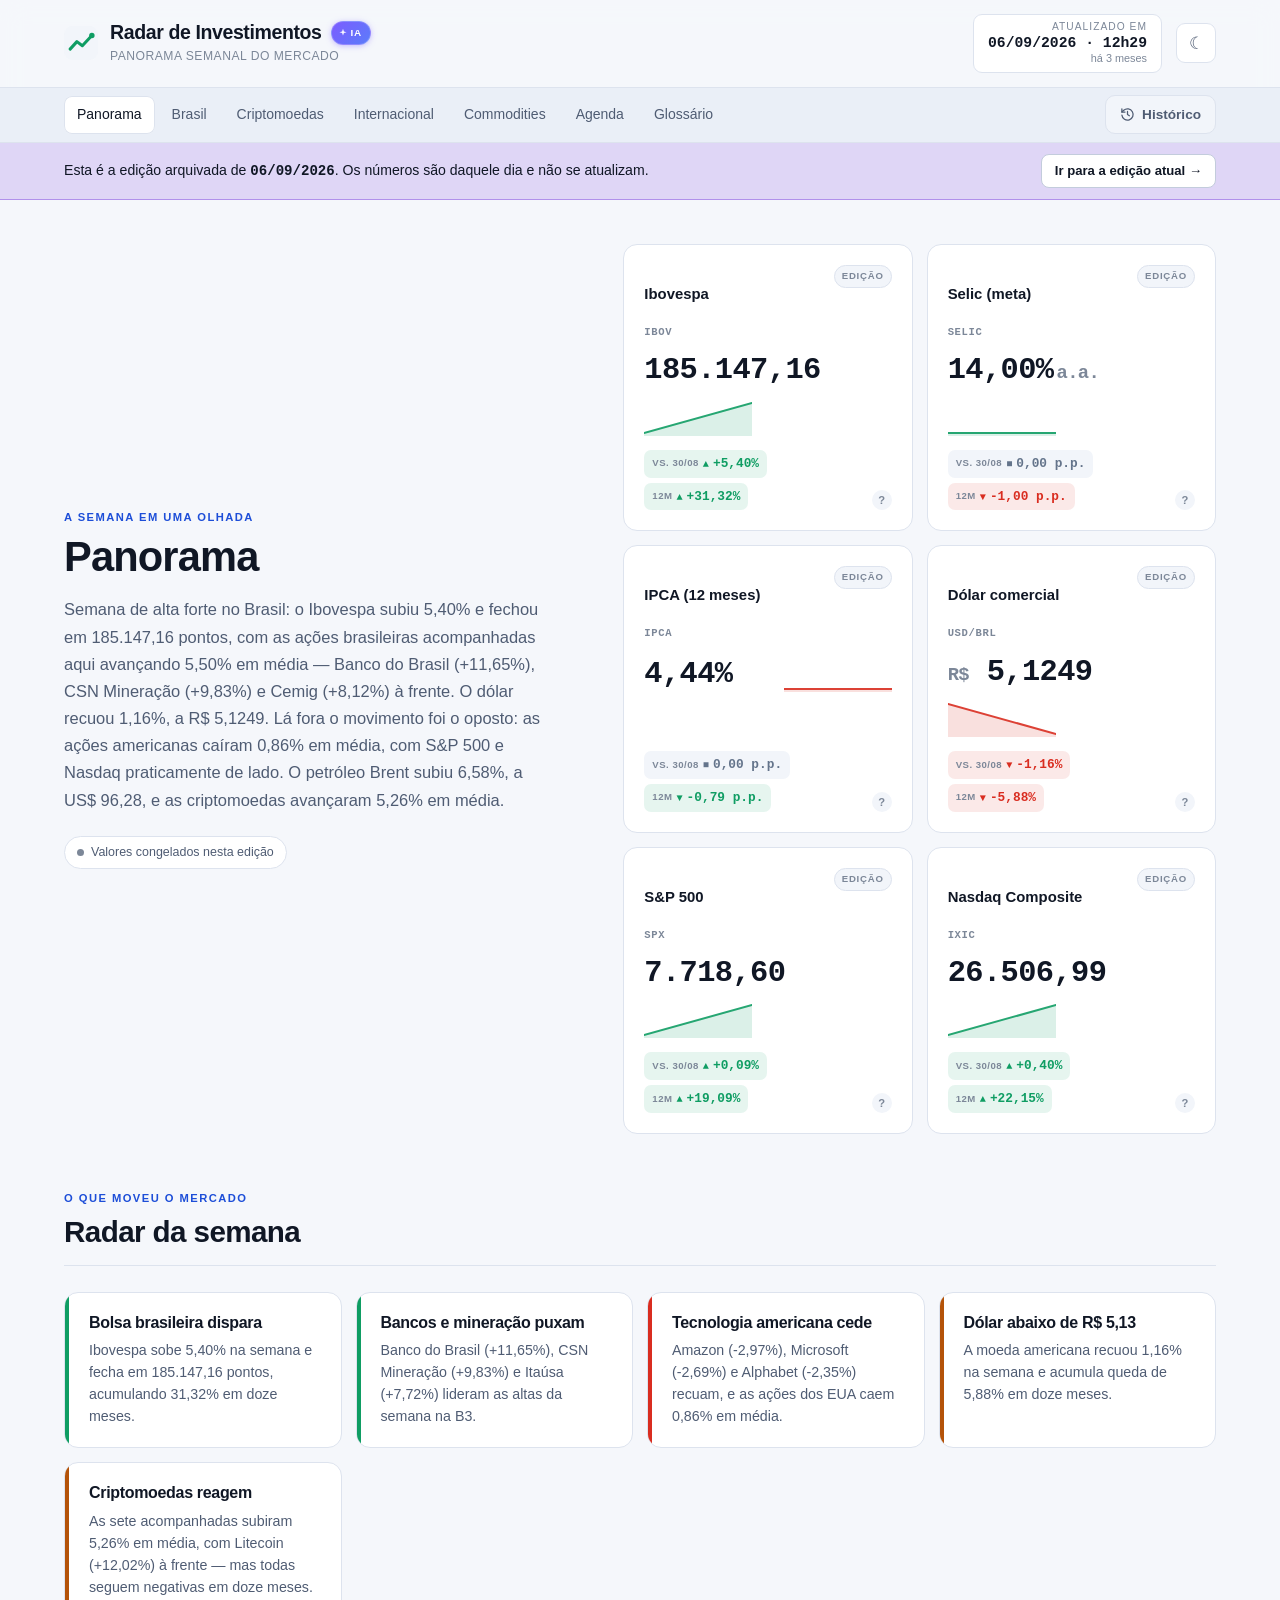
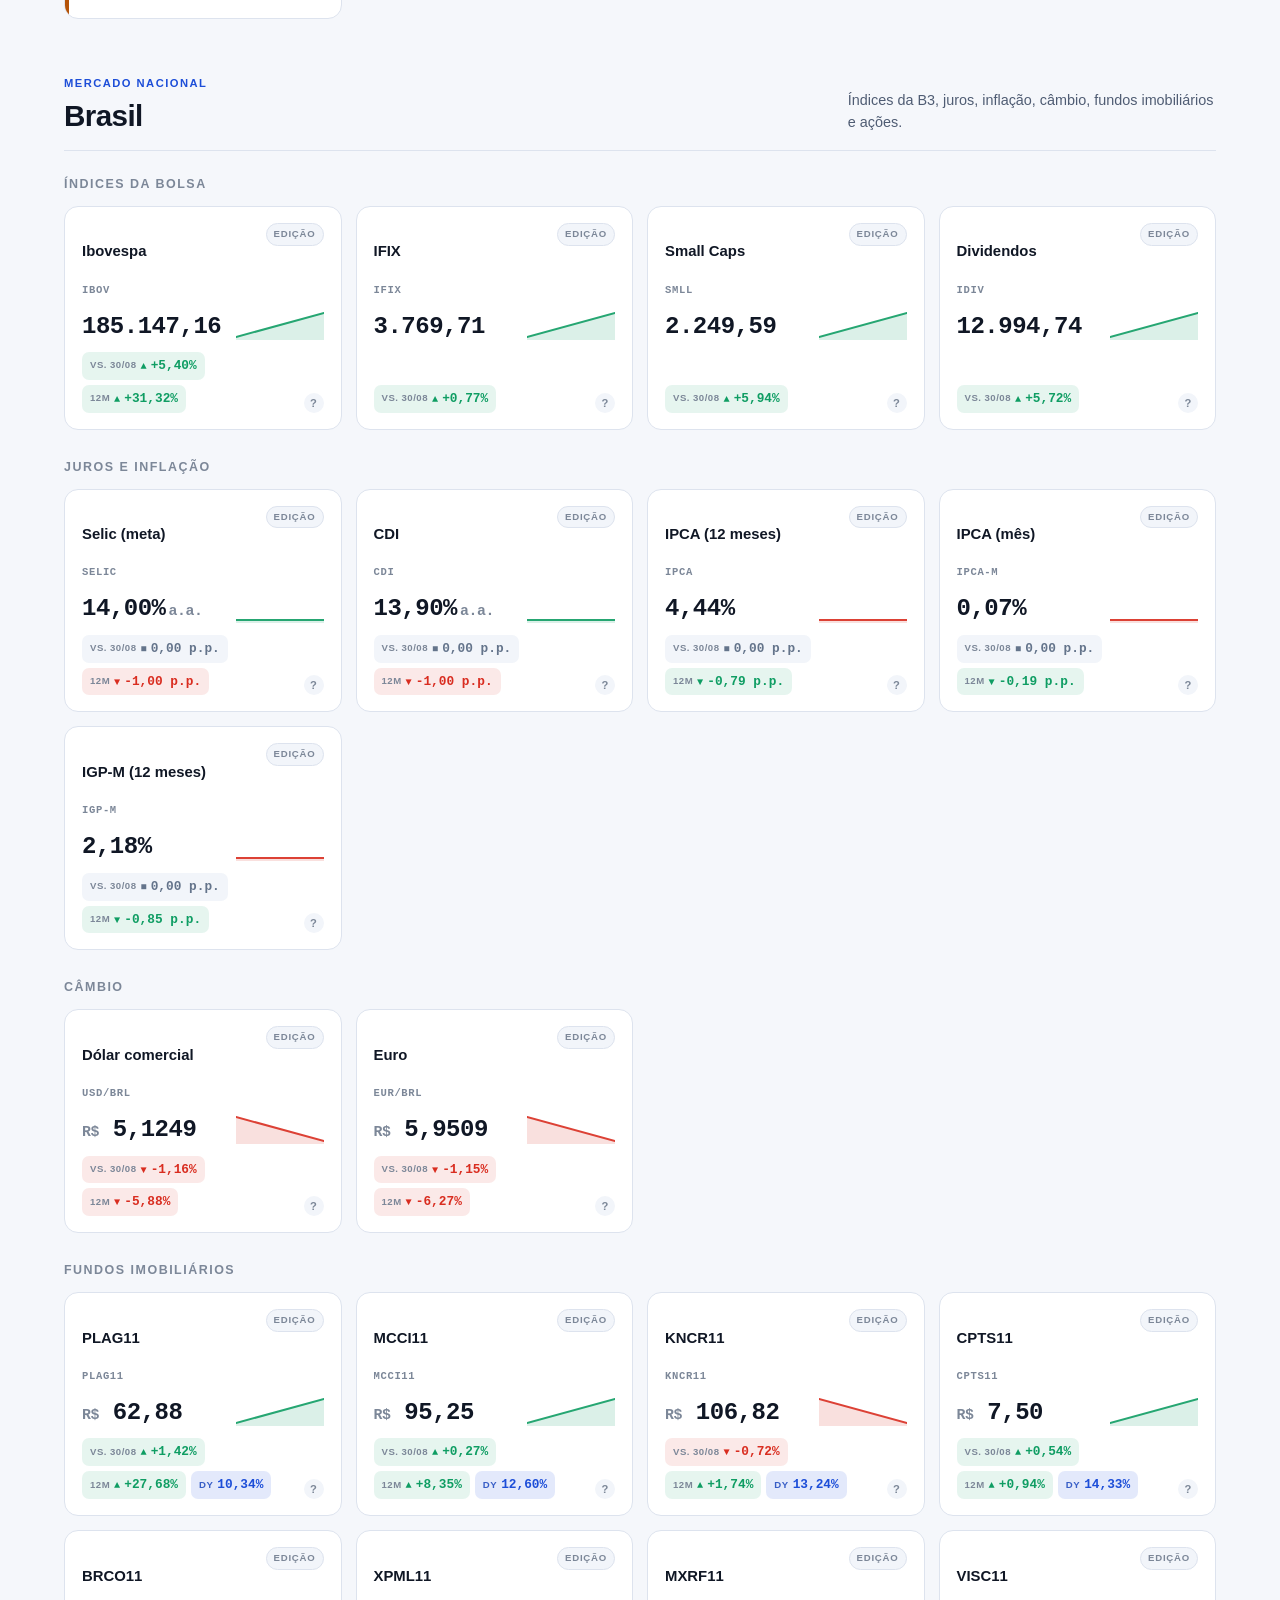
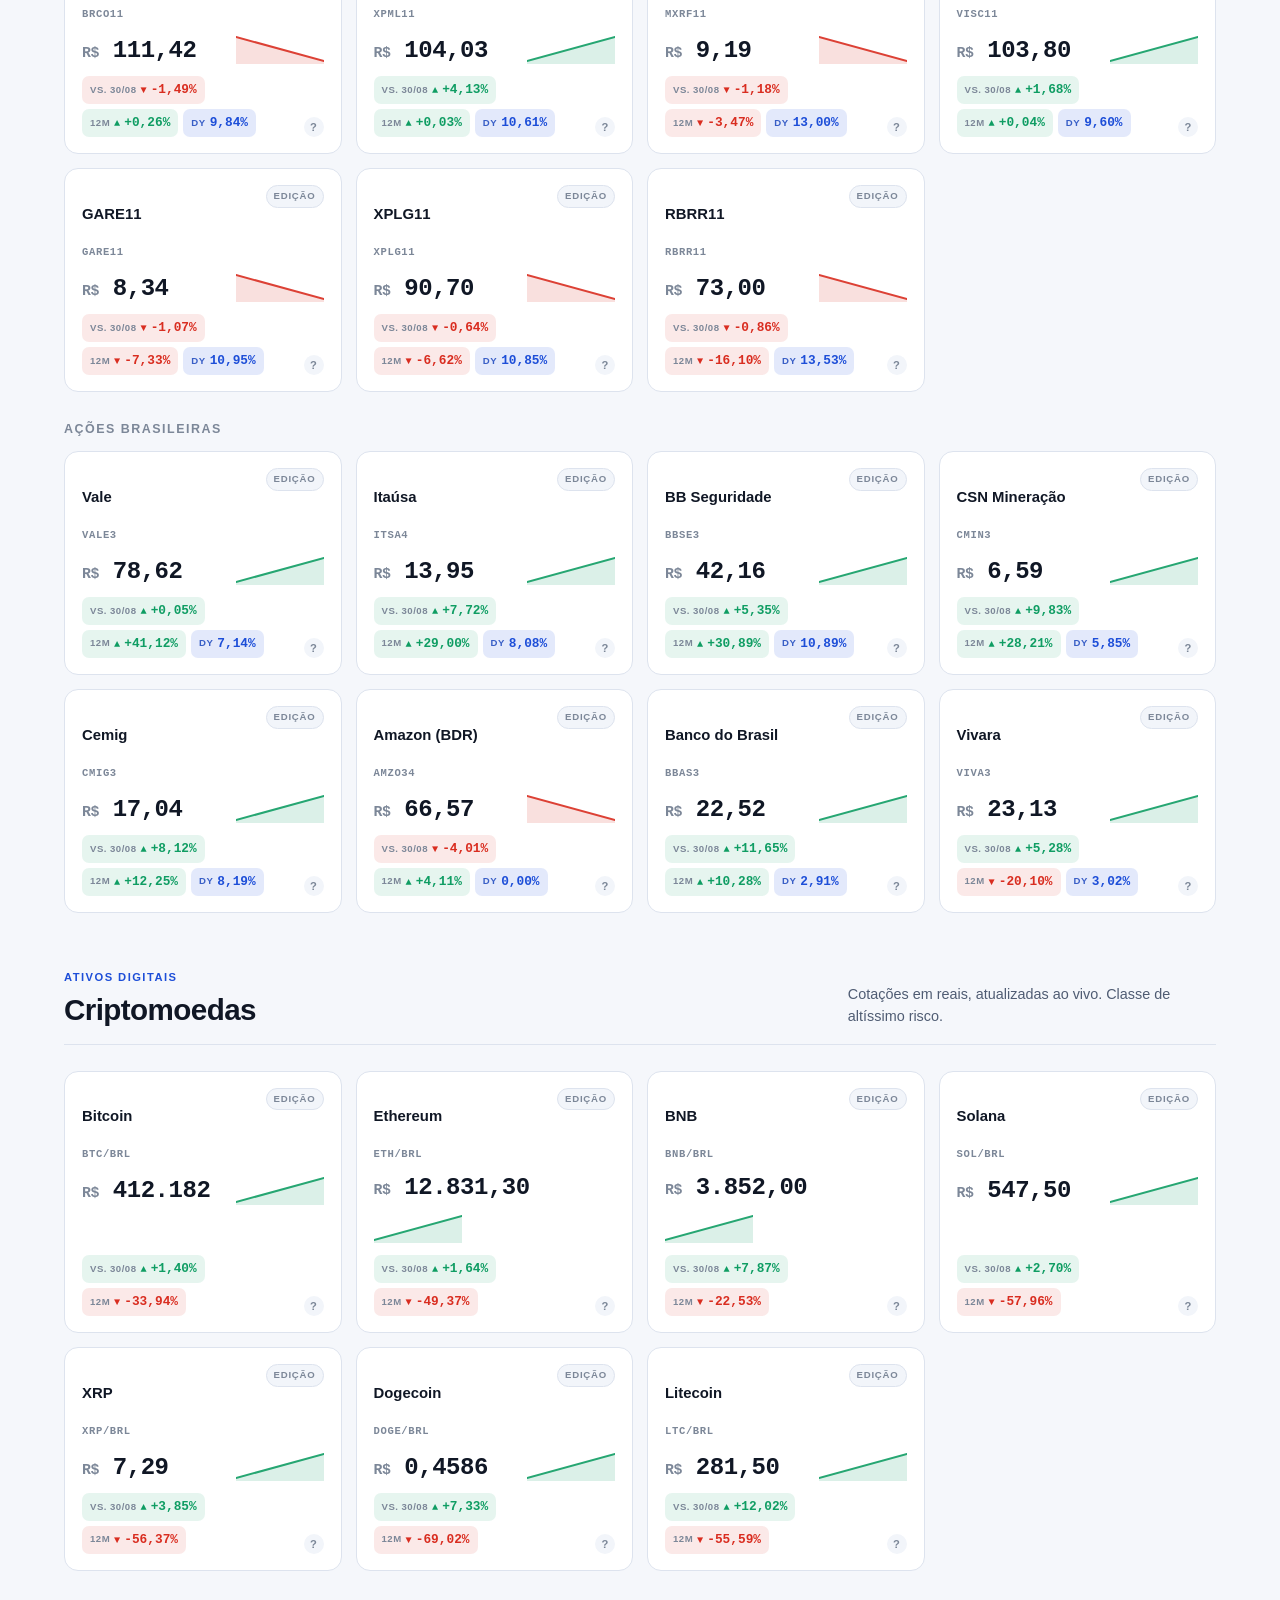
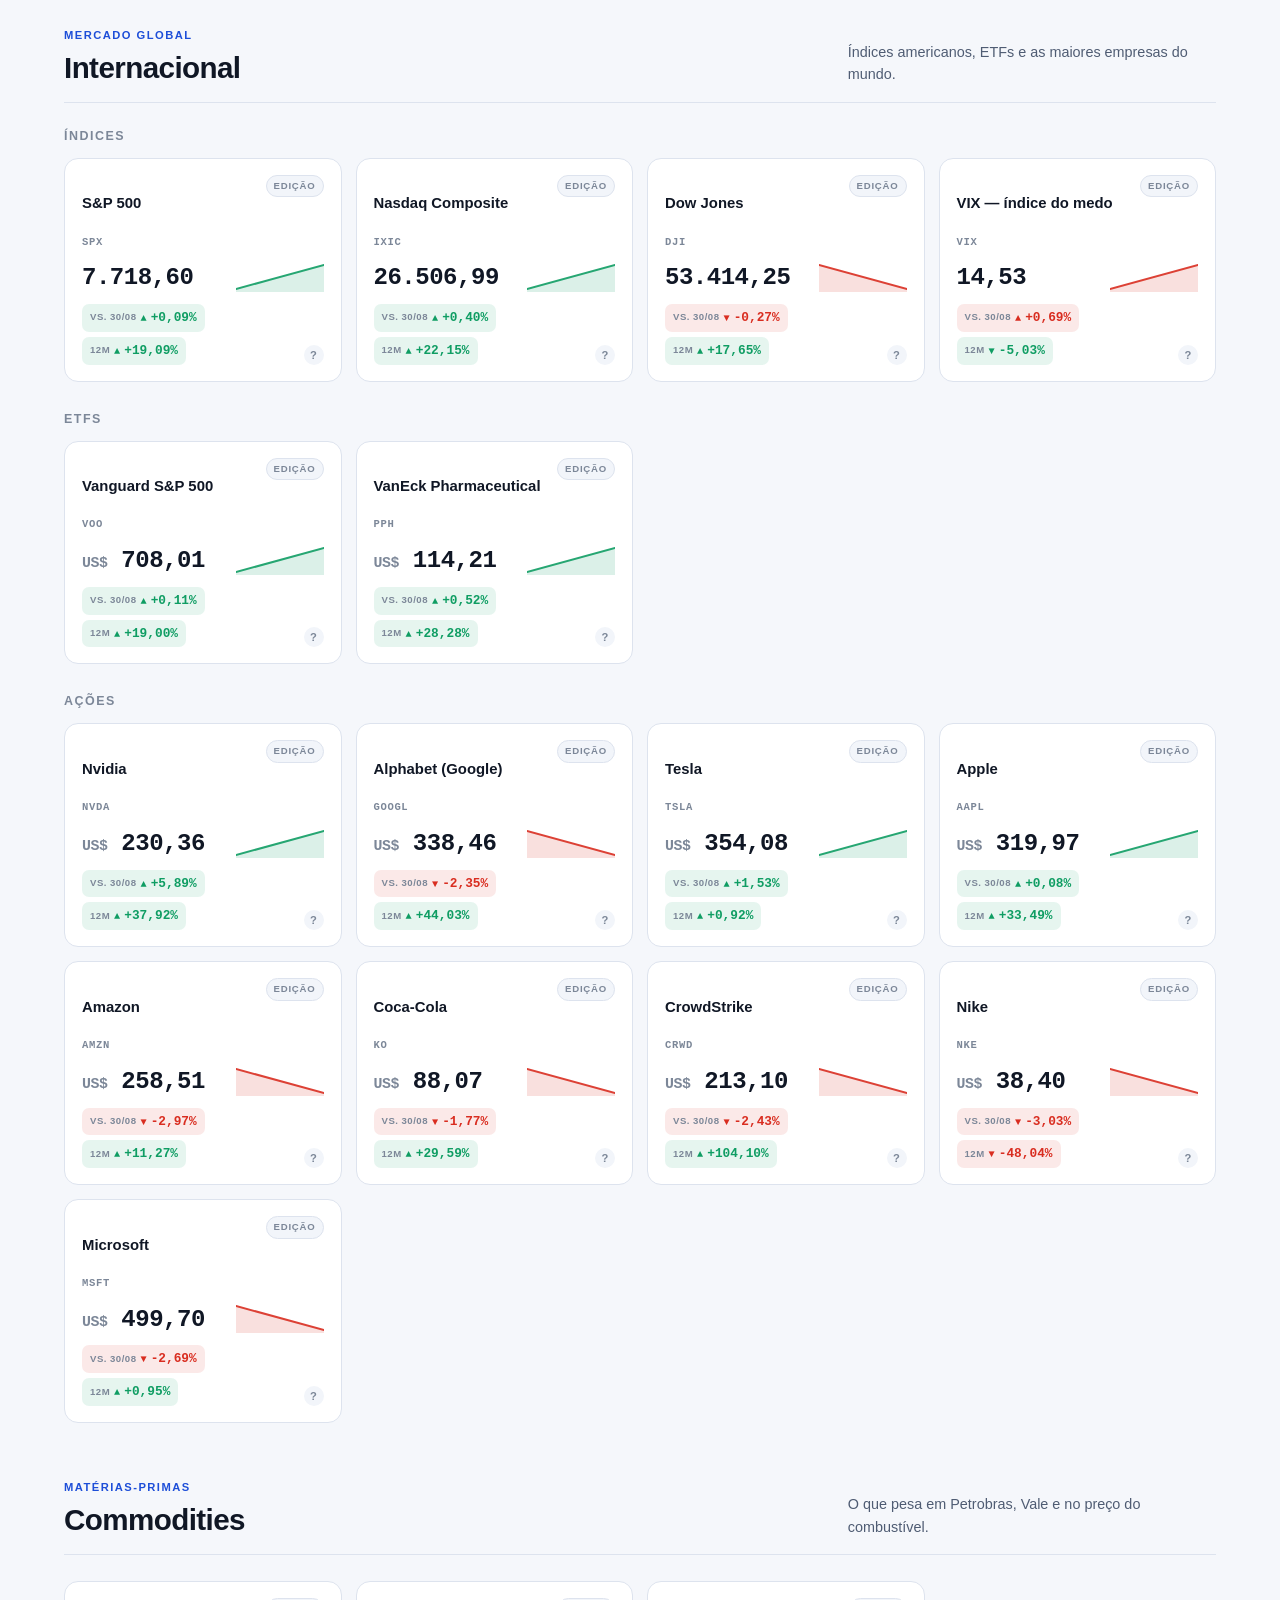
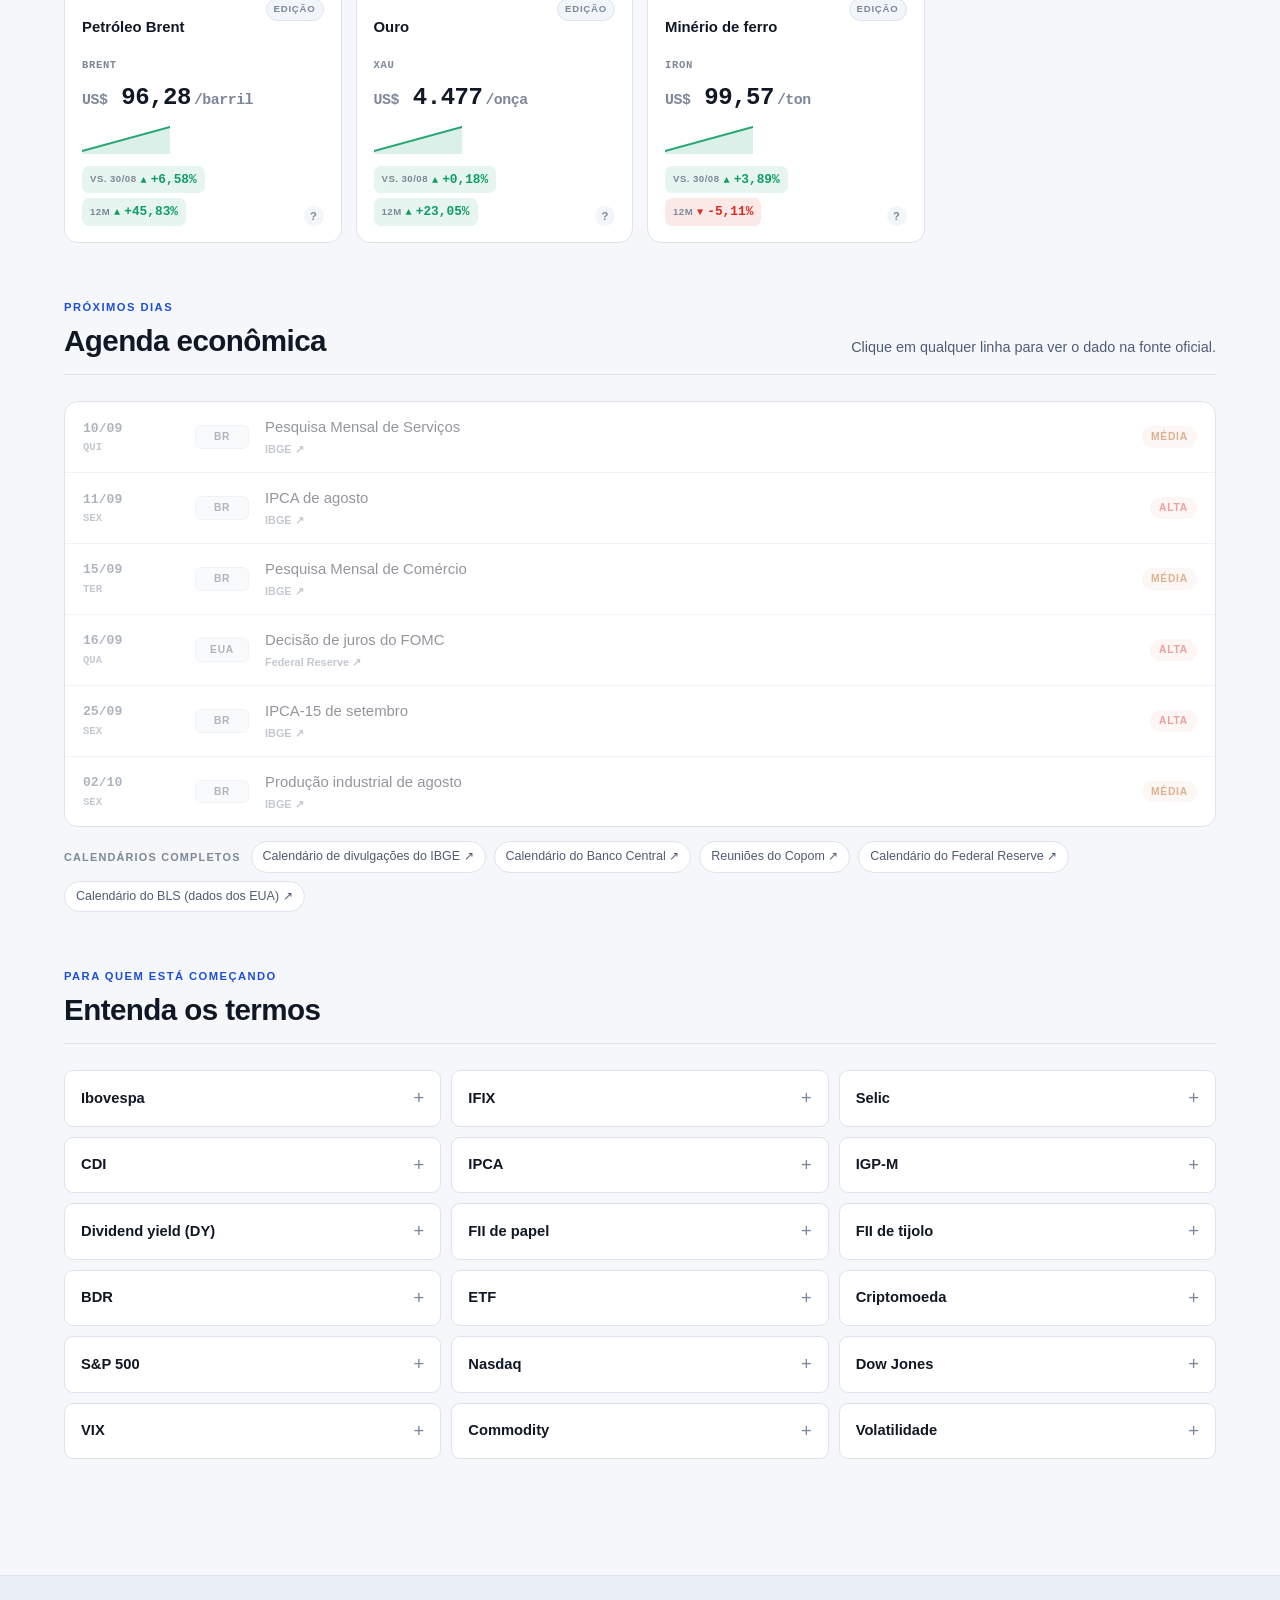
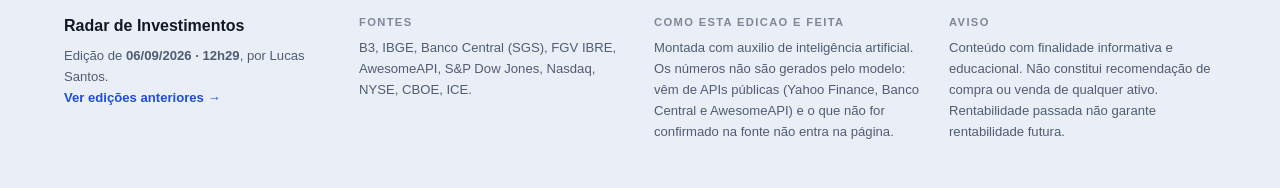
<file: site/historico/2026-09-06.html>
<!DOCTYPE html>
<html lang="pt-BR" data-tema="escuro">
<head>
<meta charset="UTF-8">
<meta name="viewport" content="width=device-width, initial-scale=1">
<title>Radar de Investimentos · edição de 06/09/2026</title>
<meta name="robots" content="noindex">
<link rel="canonical" href="../index.html">
<meta name="description" content="Panorama semanal do mercado financeiro nacional e internacional: Ibovespa, IFIX, Selic, IPCA, fundos imobiliários, ações, criptomoedas, S&P 500, Nasdaq, dólar e commodities.">
<meta name="theme-color" content="#0b0f17">
<style>
/* ==========================================================================
   RADAR DE INVESTIMENTOS — ESTILOS
   1. Tokens e tema      5. Cards de ativo
   2. Base               6. Agenda e glossário
   3. Cabeçalho e nav    7. Rodapé e utilitários
   4. Seções             8. Responsivo
   ========================================================================== */

/* ============ 1. TOKENS E TEMA ============ */
:root {
  /* Tema escuro (padrão) */
  --fundo:        #0b0f17;
  --fundo-alt:    #0e1421;
  --superficie:   #141c2b;
  --superficie-2: #1a2334;
  --borda:        #243147;
  --borda-forte:  #33425e;

  --texto:        #e8edf6;
  --texto-medio:  #9dabc4;
  --texto-fraco:  #6b7a94;

  --alta:         #34d399;
  --alta-fundo:   rgba(52, 211, 153, .12);
  --baixa:        #f87171;
  --baixa-fundo:  rgba(248, 113, 113, .12);
  --neutro:       #94a3b8;

  --destaque:     #60a5fa;
  --destaque-2:   #a78bfa;
  --alerta:       #fbbf24;
  --alerta-fundo: rgba(251, 191, 36, .12);

  --raio:      14px;
  --raio-sm:   9px;
  --sombra:    0 1px 2px rgba(0,0,0,.4), 0 8px 24px -12px rgba(0,0,0,.7);
  --largura:   1200px;
  --topo-alt:  132px;

  --fonte: "Inter", -apple-system, BlinkMacSystemFont, "Segoe UI", Roboto,
           "Helvetica Neue", Arial, sans-serif;
  --mono: ui-monospace, "SF Mono", "JetBrains Mono", "Cascadia Mono",
          Consolas, "Liberation Mono", monospace;
}

html[data-tema="claro"] {
  --fundo:        #f5f7fb;
  --fundo-alt:    #eaeff7;
  --superficie:   #ffffff;
  --superficie-2: #f2f5fa;
  --borda:        #dde3ee;
  --borda-forte:  #c3ccdc;

  --texto:        #101725;
  --texto-medio:  #4f5c73;
  --texto-fraco:  #7c8798;

  --alta:         #0f9d63;
  --alta-fundo:   rgba(15, 157, 99, .10);
  --baixa:        #d92d20;
  --baixa-fundo:  rgba(217, 45, 32, .10);
  --neutro:       #64748b;

  --destaque:     #1d4ed8;
  --destaque-2:   #6d28d9;
  --alerta:       #b45309;
  --alerta-fundo: rgba(180, 83, 9, .10);

  --sombra: 0 1px 2px rgba(16,23,37,.05), 0 8px 22px -14px rgba(16,23,37,.28);
}

/* ============ 2. BASE ============ */
*, *::before, *::after { box-sizing: border-box; }

/* `hidden` precisa vencer display:grid/flex das grades e cards */
[hidden] { display: none !important; }

html { scroll-behavior: smooth; scroll-padding-top: calc(var(--topo-alt) + 16px); }

body {
  margin: 0;
  background: var(--fundo);
  color: var(--texto);
  font-family: var(--fonte);
  font-size: 16px;
  line-height: 1.55;
  -webkit-font-smoothing: antialiased;
  transition: background-color .25s ease, color .25s ease;
}

h1, h2, h3 { margin: 0; line-height: 1.2; letter-spacing: -.02em; }
p { margin: 0; }
ul, ol { margin: 0; padding: 0; list-style: none; }
a { color: inherit; text-decoration: none; }
code {
  font-family: var(--mono); font-size: .88em;
  background: var(--superficie-2); border: 1px solid var(--borda);
  padding: .1em .4em; border-radius: 5px;
}

.container { width: 100%; max-width: var(--largura); margin: 0 auto; padding: 0 24px; }

.pular {
  position: absolute; left: -9999px; top: 0; z-index: 999;
  background: var(--destaque); color: #fff; padding: 10px 16px; border-radius: 0 0 8px 0;
}
.pular:focus { left: 0; }

:focus-visible { outline: 2px solid var(--destaque); outline-offset: 2px; border-radius: 4px; }

/* ============ 3. CABEÇALHO E NAVEGAÇÃO ============ */
.topo {
  position: sticky; top: 0; z-index: 100;
  background: color-mix(in srgb, var(--fundo) 88%, transparent);
  backdrop-filter: blur(14px);
  -webkit-backdrop-filter: blur(14px);
  border-bottom: 1px solid var(--borda);
}

.topo__linha {
  display: flex; align-items: center; justify-content: space-between;
  gap: 20px; padding-top: 14px; padding-bottom: 14px;
}

.marca {
  display: flex; align-items: center; gap: 12px; min-width: 0;
  color: inherit; text-decoration: none;
}
.marca:hover .marca__nome { color: var(--alta); }
.marca__nome { transition: color .18s; }
.marca__fundo { fill: var(--superficie-2); }
.marca__linha  { stroke: var(--alta); }
.marca__ponto  { fill: var(--alta); }
.marca__icone { display: flex; }

.marca__nome {
  font-size: 1.22rem; font-weight: 700;
  white-space: nowrap;
}
.marca__sub {
  font-size: .76rem; color: var(--texto-fraco);
  letter-spacing: .04em; text-transform: uppercase; margin-top: 2px;
}

/* selo de conteúdo montado com auxílio de IA */
.marca__linha1 { display: flex; align-items: center; gap: 9px; flex-wrap: wrap; }
.selo-ia {
  display: inline-flex; align-items: center; gap: 3px; white-space: nowrap;
  padding: 3px 8px 3px 6px; border-radius: 999px;
  font-size: .62rem; font-weight: 700; letter-spacing: .06em; text-transform: uppercase;
  color: #fff; cursor: help;
  background: linear-gradient(135deg, #7c5cff 0%, #5b7cfa 100%);
  border: 1px solid rgba(255, 255, 255, .22);
  box-shadow: 0 1px 6px -1px rgba(124, 92, 255, .55);
}
.selo-ia svg { flex: none; opacity: .95; }

/* botões da linha do tempo do histórico */
.edicao-item__acoes { display: flex; flex-wrap: wrap; gap: 8px; margin-top: 12px; }
.edicao-item__acoes .edicao-item__btn { margin-top: 0; }
.edicao-item__btn--pagina {
  display: inline-block; color: var(--destaque);
  border-color: color-mix(in srgb, var(--destaque) 40%, transparent);
}
.edicao-item__btn--pagina:hover { border-color: var(--destaque); }
.edicao-item--ativa .edicao-item__btn--pagina { display: inline-block; }

.topo__direita { display: flex; align-items: center; gap: 14px; }

.atualizacao {
  display: flex; flex-direction: column; align-items: flex-end;
  padding: 6px 14px; border: 1px solid var(--borda); border-radius: var(--raio-sm);
  background: var(--superficie); line-height: 1.25;
}
.atualizacao__rotulo {
  font-size: .64rem; text-transform: uppercase; letter-spacing: .1em;
  color: var(--texto-fraco);
}
.atualizacao__valor {
  font-family: var(--mono); font-size: .92rem; font-weight: 600;
  font-variant-numeric: tabular-nums; color: var(--texto);
}
.atualizacao__relativo { font-size: .68rem; color: var(--texto-fraco); }

.btn-icone {
  width: 40px; height: 40px; flex: none;
  display: grid; place-items: center; cursor: pointer;
  background: var(--superficie); color: var(--texto-medio);
  border: 1px solid var(--borda); border-radius: var(--raio-sm);
  font-size: 1.05rem; transition: color .2s, border-color .2s, background .2s;
}
.btn-icone:hover { color: var(--texto); border-color: var(--borda-forte); }
.btn-icone__sol { display: none; }
html[data-tema="escuro"] .btn-icone__sol { display: block; }
html[data-tema="escuro"] .btn-icone__lua { display: none; }

/* --- barra de navegação --- */
.navbar { border-top: 1px solid var(--borda); background: var(--fundo-alt); }
.navbar__linha {
  display: flex; align-items: center; justify-content: space-between;
  gap: 20px; min-height: 54px;
}

.navbar__links { display: flex; gap: 4px; overflow-x: auto; scrollbar-width: none; }
.navbar__links::-webkit-scrollbar { display: none; }
.navbar__links a {
  display: block; padding: 8px 13px; border-radius: 8px; white-space: nowrap;
  font-size: .875rem; font-weight: 500; color: var(--texto-medio);
  transition: color .18s, background .18s;
}
.navbar__links a:hover { color: var(--texto); background: var(--superficie-2); }
.navbar__links a.ativo { color: var(--texto); background: var(--superficie); box-shadow: inset 0 0 0 1px var(--borda); }

.navbar__controles { display: flex; align-items: center; gap: 10px; }

/* seletor de edição arquivada */
.edicao {
  display: flex; align-items: center; gap: 8px;
  padding: 3px 3px 3px 11px;
  background: var(--superficie-2); border: 1px solid var(--borda); border-radius: 10px;
}
.edicao__rotulo {
  font-size: .68rem; font-weight: 700; letter-spacing: .09em;
  text-transform: uppercase; color: var(--texto-fraco); white-space: nowrap;
}
.edicao__select {
  font: inherit; font-size: .82rem; font-weight: 600; font-variant-numeric: tabular-nums;
  color: var(--texto); background: var(--superficie);
  border: 1px solid var(--borda); border-radius: 7px;
  padding: 5px 9px; cursor: pointer; max-width: 190px;
}
.edicao__select:hover { border-color: var(--borda-forte); }

/* botão que leva para a página de histórico (ocupa o lugar da antiga busca) */
.btn-historico {
  display: inline-flex; align-items: center; gap: 7px; white-space: nowrap;
  padding: 8px 14px; border-radius: 10px;
  font-size: .85rem; font-weight: 600; color: var(--texto-medio);
  background: var(--superficie-2); border: 1px solid var(--borda);
  transition: color .18s, border-color .18s, background .18s;
}
.btn-historico:hover {
  color: var(--texto); border-color: var(--borda-forte); background: var(--superficie);
}
.btn-historico svg { flex: none; }
.btn-historico__qtd {
  font-family: var(--mono); font-size: .68rem; font-weight: 700;
  min-width: 18px; padding: 1px 5px; border-radius: 999px; text-align: center;
  background: var(--alta-fundo); color: var(--alta);
}
.navbar__voltar { font-weight: 600; }

/* ============ 4. SEÇÕES ============ */
.aviso-exemplo {
  background: var(--alerta-fundo);
  border-bottom: 1px solid color-mix(in srgb, var(--alerta) 35%, transparent);
  color: var(--texto);
  font-size: .86rem; padding: 11px 0;
}
.aviso-exemplo strong { color: var(--alerta); }
#listaExemplo { font-family: var(--mono); font-size: .82em; color: var(--texto-medio); }

/* faixa de "você está vendo uma edição arquivada" */
.faixa-edicao {
  background: color-mix(in srgb, var(--destaque-2) 16%, var(--fundo));
  border-bottom: 1px solid color-mix(in srgb, var(--destaque-2) 40%, transparent);
  font-size: .88rem; padding: 11px 0;
}
.faixa-edicao__linha {
  display: flex; align-items: center; justify-content: space-between;
  gap: 14px; flex-wrap: wrap;
}
.faixa-edicao strong { font-family: var(--mono); font-variant-numeric: tabular-nums; }
.faixa-edicao a {
  font-size: .82rem; font-weight: 600; white-space: nowrap;
  padding: 6px 13px; border-radius: 8px;
  background: var(--superficie); color: var(--texto);
  border: 1px solid var(--borda-forte);
  transition: border-color .18s, transform .18s;
}
.faixa-edicao a:hover { border-color: var(--destaque-2); transform: translateY(-1px); }

.secao { padding: 56px 0; }
.secao + .secao { padding-top: 0; }
.secao--abertura { padding-top: 44px; }

.secao__cabecalho {
  display: flex; align-items: flex-end; justify-content: space-between;
  gap: 20px; flex-wrap: wrap;
  padding-bottom: 16px; margin-bottom: 26px;
  border-bottom: 1px solid var(--borda);
}
.secao__etiqueta {
  font-size: .7rem; font-weight: 700; letter-spacing: .13em;
  text-transform: uppercase; color: var(--destaque); margin-bottom: 6px;
}
.secao__titulo { font-size: 1.85rem; font-weight: 700; }
.secao__apoio { font-size: .9rem; color: var(--texto-medio); max-width: 46ch; }

.grupo__titulo {
  font-size: .78rem; font-weight: 700; letter-spacing: .12em;
  text-transform: uppercase; color: var(--texto-fraco);
  margin: 30px 0 14px;
}
.grupo__titulo:first-of-type { margin-top: 0; }

/* --- abertura / panorama --- */
.abertura {
  display: grid; grid-template-columns: minmax(0, 1fr) minmax(0, 1.15fr);
  gap: 44px; align-items: center;
}
.abertura__titulo { font-size: 2.6rem; font-weight: 800; margin-bottom: 14px; }
.abertura__resumo {
  font-size: 1.03rem; color: var(--texto-medio); max-width: 52ch;
  line-height: 1.65;
}

.mercados { display: flex; flex-wrap: wrap; gap: 8px; margin-top: 22px; }
.mercado {
  display: inline-flex; align-items: center; gap: 7px;
  padding: 6px 12px; border-radius: 999px;
  background: var(--superficie); border: 1px solid var(--borda);
  font-size: .78rem; color: var(--texto-medio);
}
.mercado__bolinha {
  width: 7px; height: 7px; border-radius: 50%; background: var(--texto-fraco);
}
.mercado--aberto .mercado__bolinha { background: var(--alta); box-shadow: 0 0 0 3px var(--alta-fundo); }
.mercado--aberto { color: var(--texto); }
.mercado strong { color: var(--texto); font-weight: 600; }

.abertura__cards {
  display: grid; grid-template-columns: repeat(2, minmax(0, 1fr)); gap: 14px;
}

/* --- radar da semana --- */
.destaques {
  display: grid; grid-template-columns: repeat(auto-fit, minmax(250px, 1fr)); gap: 14px;
}
.destaque-item {
  position: relative; padding: 20px 20px 20px 24px;
  background: var(--superficie); border: 1px solid var(--borda);
  border-radius: var(--raio); overflow: hidden;
}
.destaque-item::before {
  content: ""; position: absolute; left: 0; top: 0; bottom: 0; width: 4px;
  background: var(--neutro);
}
.destaque-item[data-tom="positivo"]::before { background: var(--alta); }
.destaque-item[data-tom="negativo"]::before { background: var(--baixa); }
.destaque-item[data-tom="neutro"]::before   { background: var(--alerta); }
.destaque-item h3 { font-size: 1rem; font-weight: 650; margin-bottom: 7px; }
.destaque-item p  { font-size: .89rem; color: var(--texto-medio); line-height: 1.55; }

/* ============ 5. CARDS DE ATIVO ============ */
.grade {
  display: grid; grid-template-columns: repeat(auto-fill, minmax(232px, 1fr)); gap: 14px;
}

.card {
  position: relative; display: flex; flex-direction: column; gap: 12px;
  padding: 16px 17px;
  background: var(--superficie); border: 1px solid var(--borda);
  border-radius: var(--raio);
  transition: border-color .2s ease, transform .2s ease, box-shadow .2s ease;
}
.card:hover {
  border-color: var(--borda-forte); transform: translateY(-2px); box-shadow: var(--sombra);
}
.card[hidden] { display: none; }

.card--grande { padding: 20px; gap: 14px; }
.card--grande .card__valor { font-size: 1.9rem; }

.card__topo { display: flex; align-items: flex-start; justify-content: space-between; gap: 10px; }
/* sem isto, um nome comprido empurra o selo para fora do card */
.card__topo > div { min-width: 0; }
.card__nome {
  font-size: .93rem; font-weight: 600; line-height: 1.3;
  overflow-wrap: anywhere;
}
.card__ticker {
  font-family: var(--mono); font-size: .66rem; font-weight: 600;
  letter-spacing: .06em; color: var(--texto-fraco);
  margin-top: 3px; text-transform: uppercase;
}
.card__selo {
  flex: none; font-size: .6rem; font-weight: 700; letter-spacing: .08em;
  text-transform: uppercase; padding: 3px 7px; border-radius: 999px;
  background: var(--alta-fundo); color: var(--alta);
  border: 1px solid color-mix(in srgb, var(--alta) 30%, transparent);
}
.card__selo--estatico {
  background: var(--superficie-2); color: var(--texto-fraco); border-color: var(--borda);
}
.card__selo--exemplo {
  background: var(--alerta-fundo); color: var(--alerta);
  border-color: color-mix(in srgb, var(--alerta) 35%, transparent);
}

.card__meio {
  display: flex; align-items: flex-end; justify-content: space-between;
  gap: 12px; flex-wrap: wrap;
}

.card__valor {
  font-family: var(--mono); font-size: 1.5rem; font-weight: 700;
  font-variant-numeric: tabular-nums; letter-spacing: -.02em; line-height: 1.1;
}
.card__prefixo, .card__sufixo {
  font-size: .62em; font-weight: 600; color: var(--texto-fraco);
}
.card__sufixo { margin-left: 3px; }

.grafico { flex: none; opacity: .9; max-width: 100%; }
.grafico__linha {
  fill: none; stroke-width: 2; stroke-linecap: round; stroke-linejoin: round;
  vector-effect: non-scaling-stroke;   /* não engorda quando o SVG é esticado */
}
.grafico__area  { stroke: none; opacity: .16; }

/* O ? precisa cair sempre no mesmo ponto, em todos os 55 cards.
   margin-top:auto prega a linha no rodapé do card, mesmo quando o
   mini-gráfico quebra de linha acima. align-items:flex-end ancora o ?
   na base do bloco de chips — que varia de 28px (1 chip) a 60px (12M+DY,
   em duas linhas). Centralizar aqui faria o ? flutuar junto com a altura. */
.card__base { display: flex; align-items: flex-end; gap: 8px; margin-top: auto; }

.metricas { display: flex; flex-wrap: wrap; gap: 5px; flex: 1; min-width: 0; }

.metrica {
  display: inline-flex; align-items: baseline; gap: 4px;
  font-family: var(--mono); font-size: .8rem; font-weight: 700;
  font-variant-numeric: tabular-nums; white-space: nowrap;
  padding: 4px 8px; border-radius: 7px;
}
.metrica__rot {
  font-family: var(--fonte); font-size: .6rem; font-weight: 700;
  letter-spacing: .05em; text-transform: uppercase;
  color: var(--texto-fraco); align-self: center;
}
.metrica__seta { font-size: .8em; }

.metrica--alta   { color: var(--alta);   background: var(--alta-fundo); }
.metrica--baixa  { color: var(--baixa);  background: var(--baixa-fundo); }
.metrica--neutro { color: var(--neutro); background: var(--superficie-2); }
.metrica--dy     { color: var(--destaque); background: color-mix(in srgb, var(--destaque) 12%, transparent); }
.metrica--dy .metrica__rot { color: color-mix(in srgb, var(--destaque) 72%, var(--texto-fraco)); }
.metrica--vazia {
  font-family: var(--fonte); font-size: .72rem; font-weight: 500;
  color: var(--texto-fraco); background: var(--superficie-2); cursor: help;
  white-space: normal;
}

.card__ajuda {
  width: 20px; height: 20px; flex: none; border: 0; cursor: help; padding: 0;
  display: grid; place-items: center;
  background: var(--superficie-2); color: var(--texto-fraco);
  border-radius: 50%; font-size: .7rem; font-weight: 700;
  transition: color .18s, background .18s;
}
.card__ajuda:hover, .card__ajuda:focus { color: var(--texto); background: var(--borda); }

.card__explicacao {
  font-size: .8rem; color: var(--texto-medio); line-height: 1.5;
  padding-top: 11px; border-top: 1px dashed var(--borda);
}
.card__explicacao[hidden] { display: none; }
.card__nota {
  display: block; margin-top: 7px; padding-left: 9px;
  border-left: 2px solid var(--alerta);
  font-size: .78rem; color: var(--texto-medio);
}
.card__fonte {
  display: block; margin-top: 7px;
  font-size: .68rem; color: var(--texto-fraco);
}

/* ============ 6. AGENDA E GLOSSÁRIO ============ */
.agenda {
  border: 1px solid var(--borda); border-radius: var(--raio);
  background: var(--superficie); overflow: hidden;
}
.agenda__item + .agenda__item { border-top: 1px solid var(--borda); }
.agenda__item--passado { opacity: .45; }

/* a linha inteira é o link para a fonte oficial */
.agenda__linha {
  display: grid; grid-template-columns: 96px 54px 1fr auto;
  align-items: center; gap: 16px; padding: 14px 18px;
  transition: background .18s;
}
a.agenda__linha:hover { background: var(--superficie-2); }
a.agenda__linha:hover .agenda__evento { color: var(--destaque); }
a.agenda__linha:hover .agenda__fonte { color: var(--destaque); }

.agenda__data {
  font-family: var(--mono); font-size: .82rem; font-weight: 600;
  font-variant-numeric: tabular-nums; color: var(--texto-medio);
}
.agenda__data span { display: block; font-size: .66rem; color: var(--texto-fraco); text-transform: uppercase; }
.agenda__fonte {
  display: block; margin-top: 2px;
  font-size: .68rem; font-weight: 600; color: var(--texto-fraco);
  transition: color .18s;
}

/* lista de calendários completos, abaixo da agenda */
.calendarios {
  display: flex; flex-wrap: wrap; align-items: center; gap: 8px;
  margin-top: 14px;
}
.calendarios__rot {
  font-size: .68rem; font-weight: 700; letter-spacing: .11em;
  text-transform: uppercase; color: var(--texto-fraco); margin-right: 2px;
}
.calendarios a {
  font-size: .78rem; font-weight: 500; color: var(--texto-medio);
  padding: 5px 11px; border-radius: 999px;
  background: var(--superficie); border: 1px solid var(--borda);
  transition: color .18s, border-color .18s;
}
.calendarios a:hover { color: var(--destaque); border-color: var(--destaque); }

.agenda__pais {
  font-size: .64rem; font-weight: 700; letter-spacing: .07em; text-align: center;
  padding: 3px 0; border-radius: 6px;
  background: var(--superficie-2); color: var(--texto-medio); border: 1px solid var(--borda);
}
.agenda__evento { font-size: .93rem; font-weight: 500; transition: color .18s; }
.agenda__rel {
  font-size: .64rem; font-weight: 700; letter-spacing: .08em; text-transform: uppercase;
  padding: 3px 9px; border-radius: 999px;
}
.agenda__rel--alta  { background: var(--baixa-fundo); color: var(--baixa); }
.agenda__rel--media { background: var(--alerta-fundo); color: var(--alerta); }

/* --- histórico de edições (linha do tempo) --- */
.historico { position: relative; padding-left: 4px; }
.historico::before {
  content: ""; position: absolute; left: 8px; top: 10px; bottom: 10px;
  width: 2px; background: var(--borda);
}
.edicao-item { position: relative; display: flex; gap: 18px; padding-bottom: 14px; }
.edicao-item__marca {
  position: relative; z-index: 1; flex: none;
  width: 13px; height: 13px; margin-top: 17px; border-radius: 50%;
  background: var(--superficie); border: 2px solid var(--borda-forte);
}
.edicao-item--ativa .edicao-item__marca {
  background: var(--alta); border-color: var(--alta);
  box-shadow: 0 0 0 4px var(--alta-fundo);
}
.edicao-item__corpo {
  flex: 1; min-width: 0; padding: 15px 18px;
  background: var(--superficie); border: 1px solid var(--borda); border-radius: var(--raio);
  transition: border-color .2s;
}
.edicao-item--ativa .edicao-item__corpo { border-color: var(--borda-forte); }
.edicao-item__topo {
  display: flex; align-items: center; flex-wrap: wrap; gap: 10px; margin-bottom: 8px;
}
.edicao-item__data {
  font-family: var(--mono); font-size: .92rem; font-variant-numeric: tabular-nums;
}
.edicao-item__selo {
  font-size: .6rem; font-weight: 700; letter-spacing: .08em; text-transform: uppercase;
  padding: 3px 8px; border-radius: 999px;
  background: var(--alta-fundo); color: var(--alta);
  border: 1px solid color-mix(in srgb, var(--alta) 30%, transparent);
}
.edicao-item__meta { font-size: .72rem; color: var(--texto-fraco); margin-left: auto; }
.edicao-item p { font-size: .86rem; color: var(--texto-medio); line-height: 1.55; }
.edicao-item__btn {
  margin-top: 12px; font: inherit; font-size: .78rem; font-weight: 600; cursor: pointer;
  padding: 6px 13px; border-radius: 8px;
  background: var(--superficie-2); color: var(--texto-medio);
  border: 1px solid var(--borda); transition: color .18s, border-color .18s;
}
.edicao-item__btn:hover { color: var(--texto); border-color: var(--borda-forte); }
.edicao-item--ativa .edicao-item__btn { display: none; }

.vazio {
  padding: 26px 24px; border-radius: var(--raio);
  background: var(--superficie); border: 1px dashed var(--borda-forte);
  font-size: .89rem; color: var(--texto-medio); line-height: 1.6;
  max-width: 74ch;
}
.vazio p + p { margin-top: 10px; }
.vazio strong { color: var(--texto); }

.glossario {
  display: grid; grid-template-columns: repeat(auto-fill, minmax(300px, 1fr)); gap: 10px;
}
.glossario details {
  background: var(--superficie); border: 1px solid var(--borda);
  border-radius: var(--raio-sm); overflow: hidden;
}
.glossario summary {
  cursor: pointer; list-style: none; padding: 13px 16px;
  font-size: .92rem; font-weight: 600;
  display: flex; align-items: center; justify-content: space-between; gap: 10px;
}
.glossario summary::-webkit-details-marker { display: none; }
.glossario summary::after {
  content: "+"; color: var(--texto-fraco); font-weight: 400; font-size: 1.15rem;
  transition: transform .2s;
}
.glossario details[open] summary::after { transform: rotate(45deg); }
.glossario p {
  padding: 0 16px 14px; font-size: .86rem; color: var(--texto-medio); line-height: 1.55;
}

/* ============ 7. RODAPÉ E UTILITÁRIOS ============ */
.rodape {
  margin-top: 60px; padding: 38px 0 46px;
  background: var(--fundo-alt); border-top: 1px solid var(--borda);
}
.rodape__grade {
  display: grid; grid-template-columns: repeat(auto-fit, minmax(230px, 1fr)); gap: 28px;
}
.rodape__marca { font-weight: 700; margin-bottom: 6px; }
.rodape__titulo {
  font-size: .7rem; font-weight: 700; letter-spacing: .12em;
  text-transform: uppercase; color: var(--texto-fraco); margin-bottom: 6px;
}
.rodape__linha { font-size: .82rem; color: var(--texto-medio); line-height: 1.6; }
.rodape__link { color: var(--destaque); font-weight: 600; }
.rodape__link:hover { text-decoration: underline; }

.ao-topo {
  position: fixed; right: 22px; bottom: 22px; z-index: 90;
  width: 42px; height: 42px; border-radius: 50%; cursor: pointer;
  display: grid; place-items: center;
  background: var(--superficie); color: var(--texto-medio);
  border: 1px solid var(--borda-forte); box-shadow: var(--sombra);
  opacity: 0; visibility: hidden; transform: translateY(8px);
  transition: opacity .22s, transform .22s, visibility .22s, color .18s;
}
.ao-topo.visivel { opacity: 1; visibility: visible; transform: none; }
.ao-topo:hover { color: var(--texto); }

/* ============ 8. RESPONSIVO ============ */
@media (max-width: 1000px) {
  .abertura { grid-template-columns: 1fr; gap: 30px; }
  .abertura__titulo { font-size: 2.2rem; }
}

@media (max-width: 760px) {
  :root { --topo-alt: 158px; }
  .container { padding: 0 16px; }

  .topo__linha { flex-wrap: wrap; gap: 12px; padding-bottom: 12px; }
  .marca__nome { font-size: 1.05rem; }
  .marca__sub { display: none; }
  .atualizacao { align-items: flex-start; padding: 5px 11px; }

  .navbar__linha { flex-direction: column; align-items: stretch; gap: 0; padding-bottom: 10px; }
  .navbar__links { padding: 6px 0; margin: 0 -16px; padding-left: 16px; padding-right: 16px; }
  .navbar__controles { justify-content: space-between; padding-bottom: 4px; }
  .btn-historico { padding: 7px 12px; }
  .edicao { padding-left: 8px; }
  .edicao__rotulo { display: none; }
  .edicao__select { max-width: 140px; }

  .edicao-item { gap: 12px; }
  .edicao-item__corpo { padding: 13px 14px; }
  .edicao-item__meta { margin-left: 0; width: 100%; }
  .vazio { padding: 18px 16px; }

  .secao { padding: 40px 0; }
  .secao__titulo { font-size: 1.5rem; }
  .abertura__titulo { font-size: 1.9rem; }
  .abertura__cards { grid-template-columns: repeat(2, minmax(0, 1fr)); gap: 10px; }
  .card--grande .card__valor { font-size: 1.4rem; }

  .grade { grid-template-columns: repeat(auto-fill, minmax(160px, 1fr)); gap: 10px; }
  .card { padding: 13px 14px; gap: 10px; }
  .card__valor { font-size: 1.22rem; }
  /* card estreito: o mini-gráfico não cabe ao lado do valor, então ocupa
     a linha inteira logo abaixo dele */
  .card .grafico { flex: 1 1 100%; width: 100%; height: 26px; }
  .card__meio { gap: 6px; }

  .agenda__linha { grid-template-columns: 74px 1fr; gap: 8px 12px; padding: 13px 14px; }
  .agenda__pais { grid-row: 1; justify-self: start; padding: 3px 8px; }
  .agenda__evento { grid-column: 1 / -1; }
  .agenda__rel { grid-column: 1 / -1; justify-self: start; }
  .calendarios__rot { width: 100%; }
}

@media (max-width: 359px) {
  .abertura__cards, .grade { grid-template-columns: 1fr; }
}

@media (prefers-reduced-motion: reduce) {
  html { scroll-behavior: auto; }
  *, *::before, *::after { transition-duration: .01ms !important; animation-duration: .01ms !important; }
}

@media print {
  .topo, .ao-topo, .navbar, .card__ajuda { display: none !important; }
  body { background: #fff; color: #000; }
  .card, .agenda, .destaque-item { break-inside: avoid; }
}

</style>
<link rel="icon" href="data:image/svg+xml,<svg xmlns='http://www.w3.org/2000/svg' viewBox='0 0 100 100'><rect width='100' height='100' rx='22' fill='%230b0f17'/><path d='M18 68 L38 46 L54 58 L82 28' fill='none' stroke='%2334d399' stroke-width='9' stroke-linecap='round' stroke-linejoin='round'/></svg>">
</head>
<body data-pagina="arquivo">

<a class="pular" href="#conteudo">Pular para o conteúdo</a>

<!-- ====================== CABEÇALHO FIXO ====================== -->
<header class="topo" id="topo">
  <div class="topo__linha container">

    <a class="marca" href="../index.html">
      <span class="marca__icone" aria-hidden="true">
        <svg viewBox="0 0 100 100" width="34" height="34">
          <rect width="100" height="100" rx="24" class="marca__fundo"/>
          <path d="M18 68 L38 46 L54 58 L82 28" fill="none" class="marca__linha"
                stroke-width="9" stroke-linecap="round" stroke-linejoin="round"/>
          <circle cx="82" cy="28" r="8" class="marca__ponto"/>
        </svg>
      </span>
      <div class="marca__texto">
        <div class="marca__linha1">
          <h1 class="marca__nome">Radar de Investimentos</h1>
          <span class="selo-ia" title="Edicao montada com auxilio de IA. Os numeros vem de APIs publicas (Yahoo Finance, Banco Central, AwesomeAPI), nao do modelo.">
            <svg viewBox="0 0 24 24" width="10" height="10" fill="currentColor" aria-hidden="true">
              <path d="M12 2l2.2 6.1L20.5 10l-6.3 1.9L12 18l-2.2-6.1L3.5 10l6.3-1.9L12 2z"/>
            </svg>
            IA
          </span>
        </div>
        <p class="marca__sub">Panorama semanal do mercado</p>
      </div>
    </a>

    <div class="topo__direita">
      <div class="atualizacao" title="Data desta edição">
        <span class="atualizacao__rotulo">Atualizado em</span>
        <strong class="atualizacao__valor" id="dataAtualizacao">—</strong>
        <span class="atualizacao__relativo" id="dataRelativa"></span>
      </div>
      <button class="btn-icone" id="btnTema" type="button" aria-label="Alternar tema claro e escuro">
        <span class="btn-icone__sol" aria-hidden="true">☀</span>
        <span class="btn-icone__lua" aria-hidden="true">☾</span>
      </button>
    </div>

  </div>

  <!-- Barra de navegação + acesso ao histórico -->
  <nav class="navbar" aria-label="Seções do site">
    <div class="container navbar__linha">
      <ul class="navbar__links" id="navLinks">
        <li><a href="#panorama">Panorama</a></li>
        <li><a href="#brasil">Brasil</a></li>
        <li><a href="#cripto">Criptomoedas</a></li>
        <li><a href="#internacional">Internacional</a></li>
        <li><a href="#commodities">Commodities</a></li>
        <li><a href="#agenda">Agenda</a></li>
        <li><a href="#glossario">Glossário</a></li>
      </ul>

      <div class="navbar__controles">
        <a class="btn-historico" href="../historico.html">
          <svg viewBox="0 0 24 24" width="15" height="15" fill="none" stroke="currentColor"
               stroke-width="2" stroke-linecap="round" stroke-linejoin="round" aria-hidden="true">
            <path d="M3 3v5h5"/><path d="M3.05 13A9 9 0 1 0 6 5.3L3 8"/><path d="M12 7v5l3 2"/>
          </svg>
          Histórico
          <span class="btn-historico__qtd" id="qtdEdicoes" hidden></span>
        </a>
      </div>
    </div>
  </nav>
</header>

<main id="conteudo">

  <div class="faixa-edicao">
    <div class="container faixa-edicao__linha">
      <span>Esta é a edição arquivada de <strong>06/09/2026</strong>. Os números são daquele dia e não se atualizam.</span>
      <a href="../index.html">Ir para a edição atual &rarr;</a>
    </div>
  </div>


  <!-- Aviso de números ainda não conferidos (some sozinho) -->
  <div class="aviso-exemplo" id="avisoExemplo" hidden>
    <div class="container">
      <strong><span id="qtdExemplo">0</span> indicadores ainda com número de exemplo:</strong>
      <span id="listaExemplo"></span>.
      Substitua no <code>js/dados.js</code> e apague a linha <code>exemplo: true</code> —
      este aviso some quando não sobrar nenhum.
    </div>
  </div>

  <!-- ====================== PANORAMA ====================== -->
  <section class="secao secao--abertura" id="panorama">
    <div class="container">
      <div class="abertura">
        <div class="abertura__texto">
          <p class="secao__etiqueta">A semana em uma olhada</p>
          <h2 class="abertura__titulo">Panorama</h2>
          <p class="abertura__resumo" id="resumoSemana"></p>
          <div class="mercados" id="statusDados"></div>
        </div>
        <div class="abertura__cards" id="cardsDestaque"></div>
      </div>
    </div>
  </section>

  <!-- ====================== RADAR DA SEMANA ====================== -->
  <section class="secao" id="radar">
    <div class="container">
      <header class="secao__cabecalho">
        <div>
          <p class="secao__etiqueta">O que moveu o mercado</p>
          <h2 class="secao__titulo">Radar da semana</h2>
        </div>
      </header>
      <div class="destaques" id="listaDestaques"></div>
    </div>
  </section>

  <!-- ====================== BRASIL ====================== -->
  <section class="secao" id="brasil">
    <div class="container">
      <header class="secao__cabecalho">
        <div>
          <p class="secao__etiqueta">Mercado nacional</p>
          <h2 class="secao__titulo">Brasil</h2>
        </div>
        <p class="secao__apoio">Índices da B3, juros, inflação, câmbio, fundos imobiliários e ações.</p>
      </header>

      <h3 class="grupo__titulo">Índices da bolsa</h3>
      <div class="grade" data-grupo="br-indices"></div>

      <h3 class="grupo__titulo">Juros e inflação</h3>
      <div class="grade" data-grupo="br-macro"></div>

      <h3 class="grupo__titulo">Câmbio</h3>
      <div class="grade" data-grupo="cambio"></div>

      <h3 class="grupo__titulo">Fundos imobiliários</h3>
      <div class="grade" data-grupo="br-fiis"></div>

      <h3 class="grupo__titulo">Ações brasileiras</h3>
      <div class="grade" data-grupo="br-acoes"></div>
    </div>
  </section>

  <!-- ====================== CRIPTOMOEDAS ====================== -->
  <section class="secao" id="cripto">
    <div class="container">
      <header class="secao__cabecalho">
        <div>
          <p class="secao__etiqueta">Ativos digitais</p>
          <h2 class="secao__titulo">Criptomoedas</h2>
        </div>
        <p class="secao__apoio">Cotações em reais, atualizadas ao vivo. Classe de altíssimo risco.</p>
      </header>
      <div class="grade" data-grupo="cripto"></div>
    </div>
  </section>

  <!-- ====================== INTERNACIONAL ====================== -->
  <section class="secao" id="internacional">
    <div class="container">
      <header class="secao__cabecalho">
        <div>
          <p class="secao__etiqueta">Mercado global</p>
          <h2 class="secao__titulo">Internacional</h2>
        </div>
        <p class="secao__apoio">Índices americanos, ETFs e as maiores empresas do mundo.</p>
      </header>

      <h3 class="grupo__titulo">Índices</h3>
      <div class="grade" data-grupo="int-indices"></div>

      <h3 class="grupo__titulo">ETFs</h3>
      <div class="grade" data-grupo="int-etfs"></div>

      <h3 class="grupo__titulo">Ações</h3>
      <div class="grade" data-grupo="int-acoes"></div>
    </div>
  </section>

  <!-- ====================== COMMODITIES ====================== -->
  <section class="secao" id="commodities">
    <div class="container">
      <header class="secao__cabecalho">
        <div>
          <p class="secao__etiqueta">Matérias-primas</p>
          <h2 class="secao__titulo">Commodities</h2>
        </div>
        <p class="secao__apoio">O que pesa em Petrobras, Vale e no preço do combustível.</p>
      </header>
      <div class="grade" data-grupo="commodities"></div>
    </div>
  </section>

  <!-- ====================== AGENDA ====================== -->
  <section class="secao" id="agenda">
    <div class="container">
      <header class="secao__cabecalho">
        <div>
          <p class="secao__etiqueta">Próximos dias</p>
          <h2 class="secao__titulo">Agenda econômica</h2>
        </div>
        <p class="secao__apoio">Clique em qualquer linha para ver o dado na fonte oficial.</p>
      </header>
      <ol class="agenda" id="listaAgenda"></ol>
      <div class="calendarios" id="listaCalendarios"></div>
    </div>
  </section>

  <!-- ====================== GLOSSÁRIO ====================== -->
  <section class="secao" id="glossario">
    <div class="container">
      <header class="secao__cabecalho">
        <div>
          <p class="secao__etiqueta">Para quem está começando</p>
          <h2 class="secao__titulo">Entenda os termos</h2>
        </div>
      </header>
      <div class="glossario" id="listaGlossario"></div>
    </div>
  </section>

</main>

<!-- ====================== RODAPÉ ====================== -->
<footer class="rodape">
  <div class="container rodape__grade">
    <div>
      <p class="rodape__marca">Radar de Investimentos</p>
      <p class="rodape__linha">
        Edição de <strong id="rodapeData">—</strong>, por <span id="rodapeResponsavel">—</span>.
      </p>
      <p class="rodape__linha"><a class="rodape__link" href="../historico.html">Ver edições anteriores →</a></p>
    </div>
    <div>
      <p class="rodape__titulo">Fontes</p>
      <p class="rodape__linha">B3, IBGE, Banco Central (SGS), FGV IBRE, AwesomeAPI, S&amp;P Dow Jones, Nasdaq, NYSE, CBOE, ICE.</p>
    </div>
    <div>
      <p class="rodape__titulo">Como esta edicao e feita</p>
      <p class="rodape__linha">
        Montada com auxilio de intelig&ecirc;ncia artificial. Os n&uacute;meros n&atilde;o s&atilde;o gerados
        pelo modelo: v&ecirc;m de APIs p&uacute;blicas (Yahoo Finance, Banco Central e AwesomeAPI)
        e o que n&atilde;o for confirmado na fonte n&atilde;o entra na p&aacute;gina.
      </p>
    </div>
    <div>
      <p class="rodape__titulo">Aviso</p>
      <p class="rodape__linha">
        Conteúdo com finalidade informativa e educacional. Não constitui recomendação
        de compra ou venda de qualquer ativo. Rentabilidade passada não garante
        rentabilidade futura.
      </p>
    </div>
  </div>
</footer>

<button class="ao-topo" id="btnTopo" type="button" aria-label="Voltar ao topo">↑</button>

<script>
const RADAR = {
 "meta": {
  "atualizadoEm": "2026-09-06T12:29",
  "responsavel": "Lucas Santos"
 },
 "resumo": "Semana de alta forte no Brasil: o Ibovespa subiu 5,40% e fechou em 185.147,16 pontos, com as ações brasileiras acompanhadas aqui avançando 5,50% em média — Banco do Brasil (+11,65%), CSN Mineração (+9,83%) e Cemig (+8,12%) à frente. O dólar recuou 1,16%, a R$ 5,1249. Lá fora o movimento foi o oposto: as ações americanas caíram 0,86% em média, com S&P 500 e Nasdaq praticamente de lado. O petróleo Brent subiu 6,58%, a US$ 96,28, e as criptomoedas avançaram 5,26% em média.",
 "destaques": [
  {
   "titulo": "Bolsa brasileira dispara",
   "texto": "Ibovespa sobe 5,40% na semana e fecha em 185.147,16 pontos, acumulando 31,32% em doze meses.",
   "tom": "positivo"
  },
  {
   "titulo": "Bancos e mineração puxam",
   "texto": "Banco do Brasil (+11,65%), CSN Mineração (+9,83%) e Itaúsa (+7,72%) lideram as altas da semana na B3.",
   "tom": "positivo"
  },
  {
   "titulo": "Tecnologia americana cede",
   "texto": "Amazon (-2,97%), Microsoft (-2,69%) e Alphabet (-2,35%) recuam, e as ações dos EUA caem 0,86% em média.",
   "tom": "negativo"
  },
  {
   "titulo": "Dólar abaixo de R$ 5,13",
   "texto": "A moeda americana recuou 1,16% na semana e acumula queda de 5,88% em doze meses.",
   "tom": "neutro"
  },
  {
   "titulo": "Criptomoedas reagem",
   "texto": "As sete acompanhadas subiram 5,26% em média, com Litecoin (+12,02%) à frente — mas todas seguem negativas em doze meses.",
   "tom": "neutro"
  }
 ],
 "agenda": [
  {
   "data": "2026-09-10",
   "pais": "BR",
   "relevancia": "media",
   "evento": "Pesquisa Mensal de Serviços",
   "fonte": "IBGE",
   "link": "https://www.ibge.gov.br/estatisticas/economicas/servicos/9229-pesquisa-mensal-de-servicos.html"
  },
  {
   "data": "2026-09-11",
   "pais": "BR",
   "relevancia": "alta",
   "evento": "IPCA de agosto",
   "fonte": "IBGE",
   "link": "https://www.ibge.gov.br/estatisticas/economicas/precos-e-custos/9256-indice-nacional-de-precos-ao-consumidor-amplo.html"
  },
  {
   "data": "2026-09-15",
   "pais": "BR",
   "relevancia": "media",
   "evento": "Pesquisa Mensal de Comércio",
   "fonte": "IBGE",
   "link": "https://www.ibge.gov.br/estatisticas/economicas/comercio/9227-pesquisa-mensal-de-comercio.html"
  },
  {
   "data": "2026-09-16",
   "pais": "EUA",
   "relevancia": "alta",
   "evento": "Decisão de juros do FOMC",
   "fonte": "Federal Reserve",
   "link": "https://www.federalreserve.gov/monetarypolicy/fomccalendars.htm"
  },
  {
   "data": "2026-09-25",
   "pais": "BR",
   "relevancia": "alta",
   "evento": "IPCA-15 de setembro",
   "fonte": "IBGE",
   "link": "https://www.ibge.gov.br/estatisticas/economicas/precos-e-custos/9260-indice-nacional-de-precos-ao-consumidor-amplo-15.html"
  },
  {
   "data": "2026-10-02",
   "pais": "BR",
   "relevancia": "media",
   "evento": "Produção industrial de agosto",
   "fonte": "IBGE",
   "link": "https://www.ibge.gov.br/estatisticas/economicas/industria/9294-pesquisa-industrial-mensal-producao-fisica-brasil.html"
  }
 ],
 "calendarios": [
  {
   "nome": "Calendário de divulgações do IBGE",
   "link": "https://www.ibge.gov.br/calendario-divulgacoes-novoportal.html"
  },
  {
   "nome": "Calendário do Banco Central",
   "link": "https://www.bcb.gov.br/estatisticas/calendarioestatisticas"
  },
  {
   "nome": "Reuniões do Copom",
   "link": "https://www.bcb.gov.br/controleinflacao/copom"
  },
  {
   "nome": "Calendário do Federal Reserve",
   "link": "https://www.federalreserve.gov/newsevents/calendar.htm"
  },
  {
   "nome": "Calendário do BLS (dados dos EUA)",
   "link": "https://www.bls.gov/schedule/news_release/"
  }
 ],
 "ativos": [
  {
   "id": "ibovespa",
   "grupo": "br-indices",
   "destaque": true,
   "nome": "Ibovespa",
   "ticker": "IBOV",
   "formato": "pontos",
   "descricao": "As ~85 ações mais negociadas da B3. É o termômetro da bolsa brasileira.",
   "valor": 185147.16,
   "variacao12m": 31.32,
   "fonte": "B3"
  },
  {
   "id": "ifix",
   "grupo": "br-indices",
   "nome": "IFIX",
   "ticker": "IFIX",
   "formato": "pontos",
   "descricao": "Índice dos fundos imobiliários listados na B3.",
   "valor": 3769.71,
   "variacao12m": null,
   "fonte": "B3"
  },
  {
   "id": "smll",
   "grupo": "br-indices",
   "nome": "Small Caps",
   "ticker": "SMLL",
   "formato": "pontos",
   "descricao": "Empresas de menor valor de mercado. Costuma oscilar mais que o Ibovespa.",
   "valor": 2249.59,
   "variacao12m": null,
   "fonte": "B3"
  },
  {
   "id": "idiv",
   "grupo": "br-indices",
   "nome": "Dividendos",
   "ticker": "IDIV",
   "formato": "pontos",
   "descricao": "Ações que mais pagaram proventos nos últimos anos.",
   "valor": 12994.74,
   "variacao12m": null,
   "fonte": "B3"
  },
  {
   "id": "selic",
   "grupo": "br-macro",
   "destaque": true,
   "nome": "Selic (meta)",
   "ticker": "SELIC",
   "formato": "percentual",
   "sufixo": "a.a.",
   "descricao": "Taxa básica de juros definida pelo Copom. Referência de toda a renda fixa.",
   "valor": 14,
   "variacao12m": -1,
   "fonte": "Banco Central (SGS 432)",
   "aoVivo": "sgs-432"
  },
  {
   "id": "cdi",
   "grupo": "br-macro",
   "nome": "CDI",
   "ticker": "CDI",
   "formato": "percentual",
   "sufixo": "a.a.",
   "descricao": "Referência da renda fixa privada. Anda praticamente colado na Selic.",
   "valor": 13.9,
   "variacao12m": -1,
   "fonte": "Banco Central (SGS 4389)",
   "aoVivo": "sgs-4389"
  },
  {
   "id": "ipca12",
   "grupo": "br-macro",
   "destaque": true,
   "inverso": true,
   "nome": "IPCA (12 meses)",
   "ticker": "IPCA",
   "formato": "percentual",
   "descricao": "Inflação oficial acumulada em 12 meses. É o que corrói o poder de compra.",
   "valor": 4.44,
   "variacao12m": -0.79,
   "fonte": "IBGE / BCB (SGS 13522)",
   "aoVivo": "sgs-13522"
  },
  {
   "id": "ipcaMes",
   "grupo": "br-macro",
   "inverso": true,
   "nome": "IPCA (mês)",
   "ticker": "IPCA-M",
   "formato": "percentual",
   "descricao": "Variação da inflação no último mês fechado.",
   "valor": 0.07,
   "variacao12m": -0.19,
   "fonte": "IBGE / BCB (SGS 433)",
   "aoVivo": "sgs-433"
  },
  {
   "id": "igpm",
   "grupo": "br-macro",
   "inverso": true,
   "nome": "IGP-M (12 meses)",
   "ticker": "IGP-M",
   "formato": "percentual",
   "descricao": "Índice de inflação usado no reajuste de aluguéis e contratos.",
   "valor": 2.18,
   "variacao12m": -0.85,
   "fonte": "FGV / BCB (SGS 189)",
   "aoVivo": "sgs-189"
  },
  {
   "id": "usdbrl",
   "grupo": "cambio",
   "destaque": true,
   "nome": "Dólar comercial",
   "ticker": "USD/BRL",
   "formato": "brl",
   "casas": 4,
   "descricao": "Quanto custa 1 dólar em reais. Afeta inflação, viagens e importados.",
   "valor": 5.1249,
   "variacao12m": -5.88,
   "fonte": "AwesomeAPI",
   "aoVivo": "moeda-USD"
  },
  {
   "id": "eurbrl",
   "grupo": "cambio",
   "nome": "Euro",
   "ticker": "EUR/BRL",
   "formato": "brl",
   "casas": 4,
   "descricao": "Cotação do euro em reais.",
   "valor": 5.9509,
   "variacao12m": -6.27,
   "fonte": "AwesomeAPI",
   "aoVivo": "moeda-EUR"
  },
  {
   "id": "btcbrl",
   "grupo": "cripto",
   "destaque": false,
   "nome": "Bitcoin",
   "ticker": "BTC/BRL",
   "formato": "brl",
   "casas": 0,
   "descricao": "A maior e mais líquida das criptomoedas. Serve de termômetro do apetite a risco.",
   "valor": 412182,
   "variacao12m": -33.94,
   "fonte": "AwesomeAPI",
   "aoVivo": "moeda-BTC"
  },
  {
   "id": "ethbrl",
   "grupo": "cripto",
   "nome": "Ethereum",
   "ticker": "ETH/BRL",
   "formato": "brl",
   "descricao": "Segunda maior cripto. É a rede onde roda a maior parte dos contratos inteligentes.",
   "valor": 12831.3,
   "variacao12m": -49.37,
   "fonte": "AwesomeAPI",
   "aoVivo": "moeda-ETH"
  },
  {
   "id": "bnbbrl",
   "grupo": "cripto",
   "nome": "BNB",
   "ticker": "BNB/BRL",
   "formato": "brl",
   "descricao": "Moeda do ecossistema da Binance, a maior corretora de cripto do mundo.",
   "valor": 3852,
   "variacao12m": -22.53,
   "fonte": "AwesomeAPI",
   "aoVivo": "moeda-BNB"
  },
  {
   "id": "solbrl",
   "grupo": "cripto",
   "nome": "Solana",
   "ticker": "SOL/BRL",
   "formato": "brl",
   "descricao": "Rede concorrente do Ethereum, conhecida por transações rápidas e baratas.",
   "valor": 547.5,
   "variacao12m": -57.96,
   "fonte": "AwesomeAPI",
   "aoVivo": "moeda-SOL"
  },
  {
   "id": "xrpbrl",
   "grupo": "cripto",
   "nome": "XRP",
   "ticker": "XRP/BRL",
   "formato": "brl",
   "descricao": "Criada para transferências internacionais entre instituições financeiras.",
   "valor": 7.29,
   "variacao12m": -56.37,
   "fonte": "AwesomeAPI",
   "aoVivo": "moeda-XRP"
  },
  {
   "id": "dogebrl",
   "grupo": "cripto",
   "nome": "Dogecoin",
   "ticker": "DOGE/BRL",
   "formato": "brl",
   "casas": 4,
   "descricao": "Nasceu como piada e virou a principal “meme coin”. Muito sensível a notícias.",
   "valor": 0.4586,
   "variacao12m": -69.02,
   "fonte": "AwesomeAPI",
   "aoVivo": "moeda-DOGE"
  },
  {
   "id": "ltcbrl",
   "grupo": "cripto",
   "nome": "Litecoin",
   "ticker": "LTC/BRL",
   "formato": "brl",
   "descricao": "Uma das criptos mais antigas, criada como versão mais leve do Bitcoin.",
   "valor": 281.5,
   "variacao12m": -55.59,
   "fonte": "AwesomeAPI",
   "aoVivo": "moeda-LTC"
  },
  {
   "id": "plag11",
   "grupo": "br-fiis",
   "nome": "PLAG11",
   "ticker": "PLAG11",
   "formato": "brl",
   "descricao": "FII de tijolo: carteira de imóveis físicos, vive da renda dos aluguéis.",
   "valor": 62.88,
   "variacao12m": 27.68,
   "dy": 10.34,
   "fonte": "B3"
  },
  {
   "id": "mcci11",
   "grupo": "br-fiis",
   "nome": "MCCI11",
   "ticker": "MCCI11",
   "formato": "brl",
   "descricao": "FII de papel: investe em CRIs (títulos de dívida imobiliária).",
   "valor": 95.25,
   "variacao12m": 8.35,
   "dy": 12.6,
   "fonte": "B3"
  },
  {
   "id": "kncr11",
   "grupo": "br-fiis",
   "nome": "KNCR11",
   "ticker": "KNCR11",
   "formato": "brl",
   "descricao": "FII de papel com CRIs atrelados ao CDI. Rende mais quando a Selic está alta.",
   "valor": 106.82,
   "variacao12m": 1.74,
   "dy": 13.24,
   "fonte": "B3"
  },
  {
   "id": "cpts11",
   "grupo": "br-fiis",
   "nome": "CPTS11",
   "ticker": "CPTS11",
   "formato": "brl",
   "descricao": "FII de papel, com CRIs e cotas de outros fundos imobiliários.",
   "valor": 7.5,
   "variacao12m": 0.94,
   "dy": 14.33,
   "fonte": "B3"
  },
  {
   "id": "brco11",
   "grupo": "br-fiis",
   "nome": "BRCO11",
   "ticker": "BRCO11",
   "formato": "brl",
   "descricao": "FII de tijolo: galpões logísticos alugados para grandes operadores.",
   "valor": 111.42,
   "variacao12m": 0.26,
   "dy": 9.84,
   "fonte": "B3"
  },
  {
   "id": "xpml11",
   "grupo": "br-fiis",
   "nome": "XPML11",
   "ticker": "XPML11",
   "formato": "brl",
   "descricao": "FII de tijolo: participação em shopping centers pelo país.",
   "valor": 104.03,
   "variacao12m": 0.03,
   "dy": 10.61,
   "fonte": "B3"
  },
  {
   "id": "mxrf11",
   "grupo": "br-fiis",
   "nome": "MXRF11",
   "ticker": "MXRF11",
   "formato": "brl",
   "descricao": "FII híbrido e o mais popular do país, com cota de valor baixo.",
   "valor": 9.19,
   "variacao12m": -3.47,
   "dy": 13,
   "fonte": "B3"
  },
  {
   "id": "visc11",
   "grupo": "br-fiis",
   "nome": "VISC11",
   "ticker": "VISC11",
   "formato": "brl",
   "descricao": "FII de tijolo: carteira de shopping centers.",
   "valor": 103.8,
   "variacao12m": 0.04,
   "dy": 9.6,
   "fonte": "B3"
  },
  {
   "id": "gare11",
   "grupo": "br-fiis",
   "nome": "GARE11",
   "ticker": "GARE11",
   "formato": "brl",
   "descricao": "FII de tijolo: renda urbana, com imóveis alugados no varejo e na logística.",
   "valor": 8.34,
   "variacao12m": -7.33,
   "dy": 10.95,
   "fonte": "B3"
  },
  {
   "id": "xplg11",
   "grupo": "br-fiis",
   "nome": "XPLG11",
   "ticker": "XPLG11",
   "formato": "brl",
   "descricao": "FII de tijolo: galpões logísticos e industriais.",
   "valor": 90.7,
   "variacao12m": -6.62,
   "dy": 10.85,
   "fonte": "B3"
  },
  {
   "id": "rbrr11",
   "grupo": "br-fiis",
   "nome": "RBRR11",
   "ticker": "RBRR11",
   "formato": "brl",
   "descricao": "FII de papel focado em CRIs de baixo risco de crédito (high grade).",
   "valor": 73,
   "variacao12m": -16.1,
   "dy": 13.53,
   "fonte": "B3"
  },
  {
   "id": "vale3",
   "grupo": "br-acoes",
   "nome": "Vale",
   "ticker": "VALE3",
   "formato": "brl",
   "descricao": "Maior mineradora do país. O resultado acompanha o minério de ferro e a China.",
   "valor": 78.62,
   "variacao12m": 41.12,
   "dy": 7.14,
   "fonte": "B3"
  },
  {
   "id": "itsa4",
   "grupo": "br-acoes",
   "nome": "Itaúsa",
   "ticker": "ITSA4",
   "formato": "brl",
   "descricao": "Holding que controla o Itaú Unibanco e tem participação em empresas industriais.",
   "valor": 13.95,
   "variacao12m": 29,
   "dy": 8.08,
   "fonte": "B3"
  },
  {
   "id": "bbse3",
   "grupo": "br-acoes",
   "nome": "BB Seguridade",
   "ticker": "BBSE3",
   "formato": "brl",
   "descricao": "Braço de seguros e previdência do Banco do Brasil. Conhecida por dividendos altos.",
   "valor": 42.16,
   "variacao12m": 30.89,
   "dy": 10.89,
   "fonte": "B3"
  },
  {
   "id": "cmin3",
   "grupo": "br-acoes",
   "nome": "CSN Mineração",
   "ticker": "CMIN3",
   "formato": "brl",
   "descricao": "Braço de mineração da CSN. Também depende do preço do minério de ferro.",
   "valor": 6.59,
   "variacao12m": 28.21,
   "dy": 5.85,
   "fonte": "B3"
  },
  {
   "id": "cmig3",
   "grupo": "br-acoes",
   "nome": "Cemig",
   "ticker": "CMIG3",
   "formato": "brl",
   "descricao": "Elétrica de Minas Gerais. Setor regulado, receita previsível.",
   "valor": 17.04,
   "variacao12m": 12.25,
   "dy": 8.19,
   "fonte": "B3"
  },
  {
   "id": "amzo34",
   "grupo": "br-acoes",
   "nome": "Amazon (BDR)",
   "ticker": "AMZO34",
   "formato": "brl",
   "descricao": "BDR da Amazon: um recibo negociado na B3 que dá exposição à ação americana.",
   "nota": "Mesma exposição de AMZN — se você acompanha as duas, conte a posição uma vez só.",
   "valor": 66.57,
   "variacao12m": 4.11,
   "dy": 0,
   "fonte": "B3"
  },
  {
   "id": "bbas3",
   "grupo": "br-acoes",
   "nome": "Banco do Brasil",
   "ticker": "BBAS3",
   "formato": "brl",
   "descricao": "Banco público com forte presença no crédito rural.",
   "valor": 22.52,
   "variacao12m": 10.28,
   "dy": 2.91,
   "fonte": "B3"
  },
  {
   "id": "viva3",
   "grupo": "br-acoes",
   "nome": "Vivara",
   "ticker": "VIVA3",
   "formato": "brl",
   "descricao": "Maior rede de joalherias do país. Varejo sensível a juros e renda.",
   "valor": 23.13,
   "variacao12m": -20.1,
   "dy": 3.02,
   "fonte": "B3"
  },
  {
   "id": "sp500",
   "grupo": "int-indices",
   "destaque": true,
   "nome": "S&P 500",
   "ticker": "SPX",
   "formato": "pontos",
   "descricao": "As 500 maiores empresas dos EUA. A principal referência de bolsa no mundo.",
   "valor": 7718.6,
   "variacao12m": 19.09,
   "fonte": "S&P Dow Jones"
  },
  {
   "id": "nasdaq",
   "grupo": "int-indices",
   "destaque": true,
   "nome": "Nasdaq Composite",
   "ticker": "IXIC",
   "formato": "pontos",
   "descricao": "Concentra as empresas de tecnologia. Mais volátil que o S&P 500.",
   "valor": 26506.99,
   "variacao12m": 22.15,
   "fonte": "Nasdaq"
  },
  {
   "id": "dowjones",
   "grupo": "int-indices",
   "nome": "Dow Jones",
   "ticker": "DJI",
   "formato": "pontos",
   "descricao": "30 grandes empresas tradicionais dos EUA. Menos exposto a tecnologia.",
   "valor": 53414.25,
   "variacao12m": 17.65,
   "fonte": "S&P Dow Jones"
  },
  {
   "id": "vix",
   "grupo": "int-indices",
   "inverso": true,
   "nome": "VIX — índice do medo",
   "ticker": "VIX",
   "formato": "pontos",
   "descricao": "Mede o nervosismo do mercado. Acima de 20 = tensão; abaixo de 15 = calmaria.",
   "valor": 14.53,
   "variacao12m": -5.03,
   "fonte": "CBOE"
  },
  {
   "id": "voo",
   "grupo": "int-etfs",
   "nome": "Vanguard S&P 500",
   "ticker": "VOO",
   "formato": "usd",
   "descricao": "ETF que replica o S&P 500. Uma cota = pedacinho das 500 maiores empresas dos EUA.",
   "valor": 708.01,
   "variacao12m": 19,
   "fonte": "NYSE Arca"
  },
  {
   "id": "pph",
   "grupo": "int-etfs",
   "nome": "VanEck Pharmaceutical",
   "ticker": "PPH",
   "formato": "usd",
   "descricao": "ETF setorial: cesta das maiores farmacêuticas do mundo.",
   "nota": "Preço com um dia de defasagem em relação aos demais ativos internacionais.",
   "valor": 114.21,
   "variacao12m": 28.28,
   "fonte": "Nasdaq"
  },
  {
   "id": "nvda",
   "grupo": "int-acoes",
   "nome": "Nvidia",
   "ticker": "NVDA",
   "formato": "usd",
   "descricao": "Líder em chips para inteligência artificial.",
   "valor": 230.36,
   "variacao12m": 37.92,
   "fonte": "Nasdaq"
  },
  {
   "id": "googl",
   "grupo": "int-acoes",
   "nome": "Alphabet (Google)",
   "ticker": "GOOGL",
   "formato": "usd",
   "descricao": "Dona do Google, do YouTube e do Android.",
   "valor": 338.46,
   "variacao12m": 44.03,
   "fonte": "Nasdaq"
  },
  {
   "id": "tsla",
   "grupo": "int-acoes",
   "nome": "Tesla",
   "ticker": "TSLA",
   "formato": "usd",
   "descricao": "Carros elétricos, energia e robótica.",
   "valor": 354.08,
   "variacao12m": 0.92,
   "fonte": "Nasdaq"
  },
  {
   "id": "aapl",
   "grupo": "int-acoes",
   "nome": "Apple",
   "ticker": "AAPL",
   "formato": "usd",
   "descricao": "iPhone e serviços; disputa o posto de maior empresa do mundo.",
   "valor": 319.97,
   "variacao12m": 33.49,
   "fonte": "Nasdaq"
  },
  {
   "id": "amzn",
   "grupo": "int-acoes",
   "nome": "Amazon",
   "ticker": "AMZN",
   "formato": "usd",
   "descricao": "E-commerce e AWS, a maior provedora de nuvem do mundo.",
   "nota": "Mesma exposição do BDR AMZO34, listado na seção de ações brasileiras.",
   "valor": 258.51,
   "variacao12m": 11.27,
   "fonte": "Nasdaq"
  },
  {
   "id": "ko",
   "grupo": "int-acoes",
   "nome": "Coca-Cola",
   "ticker": "KO",
   "formato": "usd",
   "descricao": "Consumo defensivo: vende bem em qualquer ciclo econômico.",
   "valor": 88.07,
   "variacao12m": 29.59,
   "fonte": "NYSE"
  },
  {
   "id": "crwd",
   "grupo": "int-acoes",
   "nome": "CrowdStrike",
   "ticker": "CRWD",
   "formato": "usd",
   "descricao": "Cibersegurança em nuvem. Crescimento alto e múltiplo caro.",
   "valor": 213.1,
   "variacao12m": 104.1,
   "fonte": "Nasdaq"
  },
  {
   "id": "nke",
   "grupo": "int-acoes",
   "nome": "Nike",
   "ticker": "NKE",
   "formato": "usd",
   "descricao": "Maior marca de artigos esportivos do mundo.",
   "valor": 38.4,
   "variacao12m": -48.04,
   "fonte": "NYSE"
  },
  {
   "id": "msft",
   "grupo": "int-acoes",
   "nome": "Microsoft",
   "ticker": "MSFT",
   "formato": "usd",
   "descricao": "Windows, nuvem Azure e participação relevante em IA.",
   "valor": 499.7,
   "variacao12m": 0.95,
   "fonte": "Nasdaq"
  },
  {
   "id": "brent",
   "grupo": "commodities",
   "nome": "Petróleo Brent",
   "ticker": "BRENT",
   "formato": "usd",
   "sufixo": "/barril",
   "descricao": "Referência mundial do petróleo. Pesa na Petrobras e no preço da gasolina.",
   "valor": 96.28,
   "variacao12m": 45.83,
   "fonte": "ICE"
  },
  {
   "id": "ouro",
   "grupo": "commodities",
   "nome": "Ouro",
   "ticker": "XAU",
   "formato": "usd",
   "sufixo": "/onça",
   "casas": 0,
   "descricao": "Reserva de valor clássica. Sobe quando o mercado busca proteção.",
   "valor": 4477,
   "variacao12m": 23.05,
   "fonte": "LBMA"
  },
  {
   "id": "minerio",
   "grupo": "commodities",
   "nome": "Minério de ferro",
   "ticker": "IRON",
   "formato": "usd",
   "sufixo": "/ton",
   "descricao": "Principal commodity da Vale. Depende muito da demanda chinesa.",
   "nota": "Até 05/09/2026 este card trazia US$ 161,91 — um preço de agosto de 2021 que a fonte devolvia como se fosse atual. Corrigido em 06/09/2026 para o fechamento real, e a série das edições anteriores foi ajustada junto.",
   "valor": 99.57,
   "variacao12m": -5.11,
   "fonte": "SGX / Dalian"
  }
 ],
 "glossario": [
  {
   "termo": "Ibovespa",
   "texto": "Carteira teórica com as ações mais negociadas da B3. Quando dizem “a bolsa subiu”, normalmente é dele que estão falando."
  },
  {
   "termo": "IFIX",
   "texto": "Mesma ideia do Ibovespa, mas para fundos imobiliários (FIIs)."
  },
  {
   "termo": "Selic",
   "texto": "Taxa básica de juros da economia. Sobe para segurar a inflação, cai para estimular o consumo."
  },
  {
   "termo": "CDI",
   "texto": "Taxa dos empréstimos entre bancos. É a referência de rendimento da renda fixa (ex.: “CDB a 110% do CDI”)."
  },
  {
   "termo": "IPCA",
   "texto": "Inflação oficial do Brasil, medida pelo IBGE. Se seu investimento rende menos que o IPCA, você perdeu poder de compra."
  },
  {
   "termo": "IGP-M",
   "texto": "Outro índice de inflação, mais sensível a atacado e câmbio. Usado em reajuste de aluguel."
  },
  {
   "termo": "Dividend yield (DY)",
   "texto": "Quanto o ativo pagou em proventos nos últimos 12 meses, em % do preço. DY de 10% = pagou R$ 10 para cada R$ 100 investidos."
  },
  {
   "termo": "FII de papel",
   "texto": "Fundo imobiliário que investe em títulos de dívida (CRIs) em vez de imóveis. O rendimento acompanha juros e inflação."
  },
  {
   "termo": "FII de tijolo",
   "texto": "Fundo imobiliário dono de imóveis de verdade — shoppings, galpões, lajes — e que vive do aluguel deles."
  },
  {
   "termo": "BDR",
   "texto": "Recibo negociado na B3 que representa uma ação estrangeira. Permite investir lá fora comprando em reais."
  },
  {
   "termo": "ETF",
   "texto": "Fundo negociado em bolsa que replica um índice ou setor. Comprar uma cota é comprar a cesta inteira de uma vez."
  },
  {
   "termo": "Criptomoeda",
   "texto": "Ativo digital sem banco central por trás. Não tem garantia nenhuma e oscila muito mais que ações — as quedas de 50% em um ano são comuns."
  },
  {
   "termo": "S&P 500",
   "texto": "Índice das 500 maiores empresas listadas nos EUA. Referência global de renda variável."
  },
  {
   "termo": "Nasdaq",
   "texto": "Índice com forte peso de tecnologia. Tende a oscilar mais que o S&P 500."
  },
  {
   "termo": "Dow Jones",
   "texto": "Índice antigo com 30 grandes empresas americanas, ponderado por preço da ação."
  },
  {
   "termo": "VIX",
   "texto": "Volatilidade esperada do S&P 500 para os próximos 30 dias. Apelidado de “índice do medo”."
  },
  {
   "termo": "Commodity",
   "texto": "Matéria-prima negociada globalmente com preço padronizado: petróleo, ouro, minério, soja."
  },
  {
   "termo": "Volatilidade",
   "texto": "O tamanho das oscilações de um ativo. Mais volátil = mais risco e mais oportunidade."
  }
 ]
};
const RADAR_HISTORICO = [
 {
  "atualizadoEm": "2026-08-30T23:29",
  "responsavel": "Lucas Santos",
  "arquivo": "historico/2026-08-30.html",
  "resumo": "Fim de semana sem pregão: o retrato da bolsa segue o do fechamento de sexta, com o Ibovespa em 175.664,62 pontos e alta de 24,54% em doze meses. No pano de fundo, a Selic está em 14,00% ao ano, um ponto percentual abaixo de doze meses atrás, e o IPCA acumulado em 4,44%, também em queda no período. As três commodities acompanhadas fecham o ano em alta, com o minério de ferro subindo 57,91%. O contraste fica com as criptomoedas, que recuaram de novo neste fim de semana e seguem todas no vermelho em doze meses, do Bitcoin (-32,34%) ao Dogecoin (-63,69%).",
  "destaques": [
   {
    "titulo": "Bolsa no topo do período",
    "texto": "Ibovespa em 175.664,62 pontos, alta de 24,54% em doze meses — o maior avanço entre os índices de bolsa acompanhados aqui.",
    "tom": "positivo"
   },
   {
    "titulo": "Juros e inflação cedem juntos",
    "texto": "Selic a 14,00% ao ano, um ponto percentual abaixo de doze meses atrás, com o IPCA acumulado em 4,44% — recuo de 0,79 ponto no mesmo intervalo.",
    "tom": "positivo"
   },
   {
    "titulo": "Criptomoedas no vermelho",
    "texto": "As sete criptomoedas acompanhadas caem em doze meses, de -32,34% no Bitcoin a -63,69% no Dogecoin, e todas recuaram de novo neste fim de semana.",
    "tom": "negativo"
   },
   {
    "titulo": "Commodities sustentadas",
    "texto": "As três commodities do Radar fecham doze meses em alta: minério de ferro +57,91%, petróleo Brent +30,66% e ouro +25,91%.",
    "tom": "positivo"
   },
   {
    "titulo": "Câmbio mais fraco",
    "texto": "Dólar a R$ 5,1850, recuo de 4,16% em doze meses. O euro, a R$ 6,0201, cede 5,06% no mesmo período.",
    "tom": "neutro"
   }
  ],
  "agenda": [
   {
    "data": "2026-09-01",
    "pais": "BR",
    "relevancia": "alta",
    "evento": "PIB do 2º trimestre",
    "fonte": "IBGE",
    "link": "https://www.ibge.gov.br/estatisticas/economicas/contas-nacionais/9300-contas-nacionais-trimestrais.html"
   },
   {
    "data": "2026-09-02",
    "pais": "BR",
    "relevancia": "media",
    "evento": "Produção industrial de julho",
    "fonte": "IBGE",
    "link": "https://www.ibge.gov.br/estatisticas/economicas/industria/9294-pesquisa-industrial-mensal-producao-fisica-brasil.html"
   },
   {
    "data": "2026-09-10",
    "pais": "BR",
    "relevancia": "media",
    "evento": "Pesquisa Mensal de Serviços",
    "fonte": "IBGE",
    "link": "https://www.ibge.gov.br/estatisticas/economicas/servicos/9229-pesquisa-mensal-de-servicos.html"
   },
   {
    "data": "2026-09-11",
    "pais": "BR",
    "relevancia": "alta",
    "evento": "IPCA de agosto",
    "fonte": "IBGE",
    "link": "https://www.ibge.gov.br/estatisticas/economicas/precos-e-custos/9256-indice-nacional-de-precos-ao-consumidor-amplo.html"
   },
   {
    "data": "2026-09-16",
    "pais": "EUA",
    "relevancia": "alta",
    "evento": "Decisão de juros do FOMC",
    "fonte": "Federal Reserve",
    "link": "https://www.federalreserve.gov/monetarypolicy/fomccalendars.htm"
   },
   {
    "data": "2026-09-25",
    "pais": "BR",
    "relevancia": "alta",
    "evento": "IPCA-15 de setembro",
    "fonte": "IBGE",
    "link": "https://www.ibge.gov.br/estatisticas/economicas/precos-e-custos/9260-indice-nacional-de-precos-ao-consumidor-amplo-15.html"
   }
  ],
  "ativos": [
   {
    "id": "ibovespa",
    "valor": 175664.62,
    "variacao12m": 24.54
   },
   {
    "id": "ifix",
    "valor": 3740.72
   },
   {
    "id": "smll",
    "valor": 2123.4
   },
   {
    "id": "idiv",
    "valor": 12292.07
   },
   {
    "id": "selic",
    "valor": 14,
    "variacao12m": -1
   },
   {
    "id": "cdi",
    "valor": 13.9,
    "variacao12m": -1
   },
   {
    "id": "ipca12",
    "valor": 4.44,
    "variacao12m": -0.79
   },
   {
    "id": "ipcaMes",
    "valor": 0.07,
    "variacao12m": -0.19
   },
   {
    "id": "igpm",
    "valor": 2.18,
    "variacao12m": -0.85
   },
   {
    "id": "usdbrl",
    "valor": 5.185,
    "variacao12m": -4.16
   },
   {
    "id": "eurbrl",
    "valor": 6.0201,
    "variacao12m": -5.06
   },
   {
    "id": "btcbrl",
    "valor": 406483,
    "variacao12m": -32.34
   },
   {
    "id": "ethbrl",
    "valor": 12623.8,
    "variacao12m": -45.81
   },
   {
    "id": "bnbbrl",
    "valor": 3571,
    "variacao12m": -23.92
   },
   {
    "id": "solbrl",
    "valor": 533.1,
    "variacao12m": -51.16
   },
   {
    "id": "xrpbrl",
    "valor": 7.02,
    "variacao12m": -54.15
   },
   {
    "id": "dogebrl",
    "valor": 0.4273,
    "variacao12m": -63.69
   },
   {
    "id": "ltcbrl",
    "valor": 251.3,
    "variacao12m": -58.89
   },
   {
    "id": "plag11",
    "valor": 62,
    "variacao12m": 25.25,
    "dy": 10.16
   },
   {
    "id": "mcci11",
    "valor": 94.99,
    "variacao12m": 11.49,
    "dy": 12.63
   },
   {
    "id": "kncr11",
    "valor": 107.59,
    "variacao12m": 2.56,
    "dy": 13.32
   },
   {
    "id": "cpts11",
    "valor": 7.46,
    "variacao12m": 1.22,
    "dy": 14.41
   },
   {
    "id": "brco11",
    "valor": 113.1,
    "variacao12m": 2.79,
    "dy": 9.66
   },
   {
    "id": "xpml11",
    "valor": 99.9,
    "variacao12m": -0.24,
    "dy": 11.05
   },
   {
    "id": "mxrf11",
    "valor": 9.3,
    "variacao12m": -2.72,
    "dy": 12.84
   },
   {
    "id": "visc11",
    "valor": 102.08,
    "variacao12m": -1.01,
    "dy": 9.73
   },
   {
    "id": "gare11",
    "valor": 8.43,
    "variacao12m": -6.33,
    "dy": 10.83
   },
   {
    "id": "xplg11",
    "valor": 91.28,
    "variacao12m": -7.01,
    "dy": 10.78
   },
   {
    "id": "rbrr11",
    "valor": 73.63,
    "variacao12m": -15.37,
    "dy": 13.42
   },
   {
    "id": "vale3",
    "valor": 78.58,
    "variacao12m": 41.84,
    "dy": 7.14
   },
   {
    "id": "itsa4",
    "valor": 12.95,
    "variacao12m": 18.15,
    "dy": 8.7
   },
   {
    "id": "bbse3",
    "valor": 40.02,
    "variacao12m": 22.99,
    "dy": 11.47
   },
   {
    "id": "cmin3",
    "valor": 6,
    "variacao12m": 15.83,
    "dy": 6.43
   },
   {
    "id": "cmig3",
    "valor": 15.76,
    "variacao12m": 5.07,
    "dy": 8.86
   },
   {
    "id": "amzo34",
    "valor": 69.35,
    "variacao12m": 10.68,
    "dy": 0
   },
   {
    "id": "bbas3",
    "valor": 20.17,
    "variacao12m": -4.18,
    "dy": 2.73
   },
   {
    "id": "viva3",
    "valor": 21.97,
    "variacao12m": -23.98,
    "dy": 3.18
   },
   {
    "id": "sp500",
    "valor": 7711.76,
    "variacao12m": 19.37
   },
   {
    "id": "nasdaq",
    "valor": 26402.42,
    "variacao12m": 23.06
   },
   {
    "id": "dowjones",
    "valor": 53559.99,
    "variacao12m": 17.6
   },
   {
    "id": "vix",
    "valor": 14.43,
    "variacao12m": 0
   },
   {
    "id": "voo",
    "valor": 707.24,
    "variacao12m": 19.25
   },
   {
    "id": "pph",
    "valor": 113.62,
    "variacao12m": 27.84
   },
   {
    "id": "nvda",
    "valor": 217.55,
    "variacao12m": 24.9
   },
   {
    "id": "googl",
    "valor": 346.59,
    "variacao12m": 62.79
   },
   {
    "id": "tsla",
    "valor": 348.75,
    "variacao12m": 4.46
   },
   {
    "id": "aapl",
    "valor": 319.7,
    "variacao12m": 37.72
   },
   {
    "id": "amzn",
    "valor": 266.43,
    "variacao12m": 16.34
   },
   {
    "id": "ko",
    "valor": 89.66,
    "variacao12m": 29.96
   },
   {
    "id": "crwd",
    "valor": 218.4,
    "variacao12m": 106.18
   },
   {
    "id": "nke",
    "valor": 39.6,
    "variacao12m": -48.82
   },
   {
    "id": "msft",
    "valor": 513.53,
    "variacao12m": 1.35
   },
   {
    "id": "brent",
    "valor": 90.34,
    "variacao12m": 30.66
   },
   {
    "id": "ouro",
    "valor": 4469,
    "variacao12m": 25.91
   },
   {
    "id": "minerio",
    "valor": 95.84,
    "variacao12m": 57.91
   }
  ]
 }
];
</script>
<script>
/* ==========================================================================
   RADAR DE INVESTIMENTOS — APLICAÇÃO
   Um único motor para três modos, escolhidos por body[data-pagina]:
     "radar"      index.html                  → a edição da semana, com dado ao vivo
     "historico"  historico.html              → a linha do tempo das edições
     "arquivo"    historico/AAAA-MM-DD.html   → um snapshot congelado, sem rede
   Você normalmente NÃO precisa mexer neste arquivo.
   ========================================================================== */
(function () {
  "use strict";

  var PAGINA = document.body.dataset.pagina || "radar";

  var HIST = (typeof RADAR_HISTORICO !== "undefined" && Array.isArray(RADAR_HISTORICO))
    ? RADAR_HISTORICO.slice() : [];
  HIST.sort(function (a, b) {                       // mais recente primeiro
    return new Date(b.atualizadoEm) - new Date(a.atualizadoEm);
  });

  var edicaoAtiva = -1;   // -1 = edição atual; 0+ = índice em HIST
  var cards = [];         // { el, ativo }

  function $(id) { return document.getElementById(id); }

  /* ====================================================================
     1. FORMATAÇÃO
     ==================================================================== */

  function num(valor, casas) {
    return valor.toLocaleString("pt-BR", {
      minimumFractionDigits: casas, maximumFractionDigits: casas
    });
  }

  function casasDe(ativo) {
    if (typeof ativo.casas === "number") return ativo.casas;
    return 2;      // sempre 2 casas: esconder decimal de um índice é falsear
                   // o número. Quem precisa de mais declara `casas` no
                   // dados.js — o câmbio usa 4.
  }

  function formatarValor(ativo) {
    var corpo = num(ativo.valor, casasDe(ativo));
    return {
      prefixo: ativo.formato === "brl" ? "R$" : (ativo.formato === "usd" ? "US$" : ""),
      corpo: ativo.formato === "percentual" ? corpo + "%" : corpo,
      sufixo: ativo.sufixo || ""
    };
  }

  /** Variação de taxas é medida em pontos percentuais, não em %. */
  function unidade(ativo) {
    return ativo.formato === "percentual" ? " p.p." : "%";
  }

  function calcularVariacao(atual, anterior, formato) {
    if (anterior === null || anterior === undefined || !isFinite(anterior)) return null;
    if (formato === "percentual") return atual - anterior;
    if (anterior === 0) return null;
    return (atual / anterior - 1) * 100;
  }

  function dataBonita(iso, comHora) {
    var d = new Date(iso);
    if (isNaN(d)) return "—";
    var base = String(d.getDate()).padStart(2, "0") + "/" +
               String(d.getMonth() + 1).padStart(2, "0") + "/" + d.getFullYear();
    if (!comHora) return base;
    return base + " · " + String(d.getHours()).padStart(2, "0") + "h" +
           String(d.getMinutes()).padStart(2, "0");
  }

  function dataCurta(iso) {
    var d = new Date(iso);
    if (isNaN(d)) return "—";
    return String(d.getDate()).padStart(2, "0") + "/" +
           String(d.getMonth() + 1).padStart(2, "0");
  }

  function dataRelativa(iso) {
    var d = new Date(iso);
    if (isNaN(d)) return "";
    var hoje = new Date(); hoje.setHours(0, 0, 0, 0);
    var alvo = new Date(d); alvo.setHours(0, 0, 0, 0);
    var dias = Math.round((hoje - alvo) / 86400000);
    if (dias <= 0) return "hoje";
    if (dias === 1) return "ontem";
    if (dias < 7) return "há " + dias + " dias";
    if (dias < 14) return "há 1 semana";
    if (dias < 60) return "há " + Math.floor(dias / 7) + " semanas";
    return "há " + Math.floor(dias / 30) + " meses";
  }

  function escapar(txt) {
    return String(txt).replace(/&/g, "&amp;").replace(/</g, "&lt;")
                      .replace(/>/g, "&gt;").replace(/"/g, "&quot;");
  }

  /** Só deixa passar link http(s) — evita javascript: vindo dos dados. */
  function linkSeguro(url) {
    return /^https?:\/\//i.test(url || "") ? escapar(url) : null;
  }

  /* ====================================================================
     2. EDIÇÕES
     Cada edição arquivada guarda só id + valores. Nome, formato e
     descrição vêm sempre da definição atual em dados.js.
     ==================================================================== */

  function definicao(id) {
    for (var i = 0; i < RADAR.ativos.length; i++) {
      if (RADAR.ativos[i].id === id) return RADAR.ativos[i];
    }
    return null;
  }

  function edicao(indice) {
    if (indice < 0) return RADAR;

    var arq = HIST[indice];
    var ativos = (arq.ativos || []).map(function (registro) {
      var base = definicao(registro.id);
      if (!base) return null;
      var copia = Object.assign({}, base, registro);
      delete copia.aoVivo; delete copia.aoVivoOk; delete copia._serieAoVivo;
      return copia;
    }).filter(Boolean);

    return {
      meta: { atualizadoEm: arq.atualizadoEm, responsavel: arq.responsavel },
      resumo: arq.resumo || "",
      destaques: arq.destaques || [],
      agenda: arq.agenda || [],
      calendarios: RADAR.calendarios,
      ativos: ativos
    };
  }

  /** Valor do mesmo ativo na edição imediatamente anterior à ativa. */
  function valorAnterior(id) {
    var alvo = edicaoAtiva + 1;
    if (alvo >= HIST.length) return null;
    var lista = HIST[alvo].ativos || [];
    for (var i = 0; i < lista.length; i++) {
      if (lista[i].id === id && isFinite(lista[i].valor)) return lista[i].valor;
    }
    return null;
  }

  /** Série do mini-gráfico: edições arquivadas + o valor da edição ativa. */
  function serieDoAtivo(ativo) {
    if (ativo._serieAoVivo && ativo._serieAoVivo.length > 1) return ativo._serieAoVivo;

    var serie = [];
    for (var i = HIST.length - 1; i > edicaoAtiva; i--) {   // do mais antigo
      var lista = HIST[i].ativos || [];
      for (var j = 0; j < lista.length; j++) {
        if (lista[j].id === ativo.id && isFinite(lista[j].valor)) {
          serie.push(lista[j].valor); break;
        }
      }
    }
    serie.push(ativo.valor);
    return serie;
  }

  /* ====================================================================
     3. MINI-GRÁFICO (sparkline em SVG puro)
     ==================================================================== */

  function sparkline(serie, subiu, largura, altura) {
    largura = largura || 92; altura = altura || 30;
    if (!serie || serie.length < 2) return "";

    var min = Math.min.apply(null, serie);
    var max = Math.max.apply(null, serie);
    var amplitude = (max - min) || 1;
    var passo = largura / (serie.length - 1);
    var pad = 3;

    var pontos = serie.map(function (v, i) {
      var y = altura - pad - ((v - min) / amplitude) * (altura - pad * 2);
      return (i * passo).toFixed(1) + "," + y.toFixed(1);
    });

    var cor = subiu ? "var(--alta)" : "var(--baixa)";
    var area = "M0," + altura + " L" + pontos.join(" L") + " L" + largura + "," + altura + " Z";

    // preserveAspectRatio="none" deixa o gráfico esticar quando o CSS o manda
    // ocupar a largura toda no mobile; o traço é mantido fino pelo CSS.
    return '<svg class="grafico" width="' + largura + '" height="' + altura +
           '" viewBox="0 0 ' + largura + " " + altura +
           '" preserveAspectRatio="none" aria-hidden="true" focusable="false">' +
             '<path class="grafico__area" d="' + area + '" fill="' + cor + '"/>' +
             '<polyline class="grafico__linha" points="' + pontos.join(" ") +
             '" stroke="' + cor + '"/>' +
           "</svg>";
  }

  /* ====================================================================
     4. CARDS
     ==================================================================== */

  function tom(valor, inverso) {
    if (valor === null || valor === undefined || Math.abs(valor) < 0.005) return "neutro";
    var positivo = valor > 0;
    if (inverso) positivo = !positivo;
    return positivo ? "alta" : "baixa";
  }

  function chip(rotulo, valor, ativo, titulo) {
    var seta = valor > 0.005 ? "▲" : (valor < -0.005 ? "▼" : "■");
    var sinal = valor > 0 ? "+" : "";
    return '<span class="metrica metrica--' + tom(valor, ativo.inverso) +
             '" title="' + escapar(titulo) + '">' +
             '<span class="metrica__rot">' + rotulo + "</span>" +
             '<span class="metrica__seta">' + seta + "</span>" +
             sinal + num(valor, 2) + unidade(ativo) +
           "</span>";
  }

  function metricasHtml(ativo) {
    var partes = [];

    var ant = valorAnterior(ativo.id);
    if (ant !== null) {
      var v = calcularVariacao(ativo.valor, ant, ativo.formato);
      var quando = HIST[edicaoAtiva + 1] ? dataCurta(HIST[edicaoAtiva + 1].atualizadoEm) : "";
      if (v !== null) partes.push(chip("vs. " + quando, v, ativo, "Variação desde a edição de " + quando));
    }

    if (isFinite(ativo.variacao12m) && ativo.variacao12m !== null) {
      partes.push(chip("12m", ativo.variacao12m, ativo, "Variação em 12 meses"));
    }

    if (isFinite(ativo.dy) && ativo.dy !== null && ativo.dy !== undefined) {
      partes.push('<span class="metrica metrica--dy" title="Dividend yield dos últimos 12 meses">' +
                    '<span class="metrica__rot">DY</span>' + num(ativo.dy, 2) + "%</span>");
    }

    if (!partes.length) {
      partes.push('<span class="metrica metrica--vazia" ' +
                  'title="A variação aparece assim que houver uma edição anterior arquivada.">' +
                  "sem variação registrada</span>");
    }
    return partes.join("");
  }

  function seloHtml(ativo) {
    if (ativo.aoVivoOk) {
      return '<span class="card__selo" data-selo title="Buscado agora na fonte pública">ao vivo</span>';
    }
    if (ativo.exemplo) {
      return '<span class="card__selo card__selo--exemplo" data-selo ' +
             'title="Número de exemplo: ainda não conferido">exemplo</span>';
    }
    return '<span class="card__selo card__selo--estatico" data-selo ' +
           'title="Valor informado nesta edição">edição</span>';
  }

  function montarCard(ativo, grande) {
    var el = document.createElement("article");
    el.className = "card" + (grande ? " card--grande" : "");
    el.dataset.id = ativo.id;

    var f = formatarValor(ativo);
    var serie = serieDoAtivo(ativo);
    var subiu = serie.length > 1 ? serie[serie.length - 1] >= serie[0] : true;
    if (ativo.inverso) subiu = !subiu;

    el.innerHTML =
      '<div class="card__topo">' +
        "<div>" +
          '<h4 class="card__nome">' + escapar(ativo.nome) + "</h4>" +
          '<div class="card__ticker">' + escapar(ativo.ticker) + "</div>" +
        "</div>" + seloHtml(ativo) +
      "</div>" +

      '<div class="card__meio">' +
        '<div class="card__valor">' +
          (f.prefixo ? '<span class="card__prefixo">' + f.prefixo + "</span> " : "") +
          "<span data-corpo>" + f.corpo + "</span>" +
          (f.sufixo ? '<span class="card__sufixo">' + escapar(f.sufixo) + "</span>" : "") +
        "</div>" +
        sparkline(serie, subiu, grande ? 108 : 88, grande ? 36 : 30) +
      "</div>" +

      '<div class="card__base">' +
        '<div class="metricas">' + metricasHtml(ativo) + "</div>" +
        '<button class="card__ajuda" type="button" aria-expanded="false" ' +
                'aria-label="O que é ' + escapar(ativo.nome) + '?">?</button>' +
      "</div>" +

      '<div class="card__explicacao" hidden>' + escapar(ativo.descricao) +
        (ativo.nota ? '<span class="card__nota">' + escapar(ativo.nota) + "</span>" : "") +
        '<span class="card__fonte">Fonte: ' + escapar(ativo.fonte || "—") + "</span>" +
      "</div>";

    var botao = el.querySelector(".card__ajuda");
    var caixa = el.querySelector(".card__explicacao");
    botao.addEventListener("click", function () {
      var aberto = !caixa.hidden;
      caixa.hidden = aberto;
      botao.setAttribute("aria-expanded", String(!aberto));
      botao.textContent = aberto ? "?" : "×";
    });

    cards.push({ el: el, ativo: ativo });
    return el;
  }

  /** Repinta um card depois que chega dado ao vivo. */
  function repintarPorId(id) {
    cards.filter(function (c) { return c.ativo.id === id; }).forEach(function (reg) {
      var el = reg.el, ativo = reg.ativo, grande = el.classList.contains("card--grande");

      el.querySelector("[data-corpo]").textContent = formatarValor(ativo).corpo;
      el.querySelector(".metricas").innerHTML = metricasHtml(ativo);

      var selo = el.querySelector("[data-selo]");
      selo.outerHTML = seloHtml(ativo);

      var serie = serieDoAtivo(ativo);
      var subiu = serie.length > 1 ? serie[serie.length - 1] >= serie[0] : true;
      if (ativo.inverso) subiu = !subiu;
      var novo = sparkline(serie, subiu, grande ? 108 : 88, grande ? 36 : 30);
      var antigo = el.querySelector(".grafico");
      if (antigo) antigo.outerHTML = novo;
      else if (novo) el.querySelector(".card__meio").insertAdjacentHTML("beforeend", novo);
    });
  }

  /* ====================================================================
     5. MONTAGEM DA PÁGINA
     ==================================================================== */

  function limpar(seletor) {
    Array.prototype.forEach.call(document.querySelectorAll(seletor), function (n) {
      n.innerHTML = "";
    });
  }

  function texto(id, valor) { var el = $(id); if (el) el.textContent = valor; }

  function montarAvisoExemplo(ativos) {
    var aviso = $("avisoExemplo");
    if (!aviso) return;
    var pendentes = ativos.filter(function (a) { return a.exemplo; });
    aviso.hidden = edicaoAtiva >= 0 || !pendentes.length;
    if (aviso.hidden) return;
    texto("qtdExemplo", pendentes.length);
    texto("listaExemplo", pendentes.map(function (a) { return a.ticker; }).join(", "));
  }

  function montarAgenda(ed) {
    var alvo = $("listaAgenda");
    if (!alvo) return;

    var hoje = new Date(); hoje.setHours(0, 0, 0, 0);
    var dias = ["dom", "seg", "ter", "qua", "qui", "sex", "sáb"];

    alvo.innerHTML = (ed.agenda || []).map(function (item) {
      var p = String(item.data).split("-");
      var d = new Date(+p[0], +p[1] - 1, +p[2]);
      var passado = edicaoAtiva < 0 && d < hoje;
      var href = linkSeguro(item.link);

      var miolo =
        '<span class="agenda__data">' + p[2] + "/" + p[1] +
          "<span>" + dias[d.getDay()] +
          // hora é opcional: só entra quando o horário foi confirmado na fonte.
          // Sem isso a linha mostrava "ter · undefined".
          (item.hora ? " · " + escapar(item.hora) : "") + "</span></span>" +
        '<span class="agenda__pais">' + escapar(item.pais) + "</span>" +
        '<span class="agenda__evento">' + escapar(item.evento) +
          (item.fonte ? '<span class="agenda__fonte">' + escapar(item.fonte) +
                        (href ? " ↗" : "") + "</span>" : "") +
        "</span>" +
        '<span class="agenda__rel agenda__rel--' + escapar(item.relevancia) + '">' +
          (item.relevancia === "alta" ? "alta" : "média") + "</span>";

      var linha = href
        ? '<a class="agenda__linha" href="' + href + '" target="_blank" rel="noopener noreferrer" ' +
          'title="Abrir na fonte oficial: ' + escapar(item.fonte || href) + '">' + miolo + "</a>"
        : '<div class="agenda__linha agenda__linha--sem-link">' + miolo + "</div>";

      return '<li class="agenda__item' + (passado ? " agenda__item--passado" : "") + '">' +
             linha + "</li>";
    }).join("");

    var cal = $("listaCalendarios");
    if (cal) {
      var lista = (ed.calendarios || []).filter(function (c) { return linkSeguro(c.link); });
      cal.innerHTML = lista.length
        ? '<span class="calendarios__rot">Calendários completos</span>' +
          lista.map(function (c) {
            return '<a href="' + linkSeguro(c.link) + '" target="_blank" rel="noopener noreferrer">' +
                   escapar(c.nome) + " ↗</a>";
          }).join("")
        : "";
    }

    var secao = $("agenda");
    if (secao) secao.hidden = !(ed.agenda || []).length;
  }

  function renderizar(ed) {
    cards = [];
    limpar("#cardsDestaque, .grade[data-grupo], #listaDestaques");

    texto("dataAtualizacao", dataBonita(ed.meta.atualizadoEm, true));
    texto("dataRelativa", dataRelativa(ed.meta.atualizadoEm));
    texto("rodapeData", dataBonita(ed.meta.atualizadoEm, true));
    texto("rodapeResponsavel", ed.meta.responsavel || "—");

    montarAvisoExemplo(ed.ativos);
    texto("resumoSemana", ed.resumo);

    var destaqueAlvo = $("cardsDestaque");
    if (destaqueAlvo) {
      ed.ativos.filter(function (a) { return a.destaque; }).slice(0, 6)
        .forEach(function (a) { destaqueAlvo.appendChild(montarCard(a, true)); });
    }

    var radarAlvo = $("listaDestaques");
    if (radarAlvo) {
      (ed.destaques || []).forEach(function (d) {
        var el = document.createElement("article");
        el.className = "destaque-item";
        el.dataset.tom = d.tom || "neutro";
        el.innerHTML = "<h3>" + escapar(d.titulo) + "</h3><p>" + escapar(d.texto) + "</p>";
        radarAlvo.appendChild(el);
      });
      $("radar").hidden = !(ed.destaques || []).length;
    }

    Array.prototype.forEach.call(document.querySelectorAll(".grade[data-grupo]"), function (grade) {
      var doGrupo = ed.ativos.filter(function (a) { return a.grupo === grade.dataset.grupo; });
      doGrupo.forEach(function (a) { grade.appendChild(montarCard(a, false)); });
      var titulo = grade.previousElementSibling;
      grade.hidden = !doGrupo.length;
      if (titulo && titulo.classList.contains("grupo__titulo")) titulo.hidden = !doGrupo.length;
    });

    montarAgenda(ed);
  }

  function montarGlossario() {
    var alvo = $("listaGlossario");
    if (!alvo) return;
    (RADAR.glossario || []).forEach(function (g) {
      var d = document.createElement("details");
      d.innerHTML = "<summary>" + escapar(g.termo) + "</summary><p>" + escapar(g.texto) + "</p>";
      alvo.appendChild(d);
    });
  }

  /* ====================================================================
     6. PÁGINA DE HISTÓRICO
     ==================================================================== */

  function trocarEdicao(indice) {
    edicaoAtiva = indice;
    renderizar(edicao(indice));

    $("conteudoEdicao").hidden = false;
    texto("faixaEdicaoData", dataBonita(HIST[indice].atualizadoEm, true));

    var seletor = $("seletorEdicao");
    if (seletor) seletor.value = String(indice);

    Array.prototype.forEach.call(document.querySelectorAll(".edicao-item"), function (li) {
      li.classList.toggle("edicao-item--ativa", +li.dataset.indice === indice);
    });

    try {
      history.replaceState(null, "", "?e=" + indice);
    } catch (e) { /* navegador antigo: segue sem atualizar a URL */ }
  }

  function iniciarHistorico() {
    var lista = $("listaHistorico");

    if (!HIST.length) {
      lista.outerHTML =
        '<div class="vazio">' +
          "<p><strong>Nenhuma edição arquivada ainda.</strong></p>" +
          "<p>A primeira edição vai para o arquivo quando a próxima for fechada. " +
          "Isso acontece sozinho no comando <code>/atualizar-radar</code>, que roda " +
          "<code>ferramentas/arquivar.mjs</code> antes de trocar os números.</p>" +
          "<p>A partir daí esta página vira a linha do tempo do site: dá para reabrir " +
          "qualquer semana passada, cada edição ganha também um arquivo congelado em " +
          "<code>historico/AAAA-MM-DD.html</code>, os mini-gráficos dos cards começam " +
          "a ser desenhados e cada card ganha a variação desde a edição anterior.</p>" +
          '<p><a class="rodape__link" href="index.html">← Voltar ao radar da semana</a></p>' +
        "</div>";
      texto("dataAtualizacao", "—");
      return;
    }

    // Linha do tempo
    lista.innerHTML = HIST.map(function (e, i) {
      return '<li class="edicao-item" data-indice="' + i + '">' +
               '<div class="edicao-item__marca"></div>' +
               '<div class="edicao-item__corpo">' +
                 '<div class="edicao-item__topo">' +
                   '<strong class="edicao-item__data">' + dataBonita(e.atualizadoEm, true) + "</strong>" +
                   '<span class="edicao-item__meta">' + (e.ativos || []).length + " ativos · " +
                     escapar(e.responsavel || "—") + "</span>" +
                 "</div>" +
                 (e.resumo ? "<p>" + escapar(e.resumo) + "</p>" : "") +
                 '<div class="edicao-item__acoes">' +
                   '<button type="button" class="edicao-item__btn">Ver esta edição</button>' +
                   (e.arquivo && /^[\w./-]+\.html$/.test(e.arquivo)
                     ? '<a class="edicao-item__btn edicao-item__btn--pagina" href="' +
                       escapar(e.arquivo) + '" title="Abre o arquivo congelado daquele dia, ' +
                       'exatamente como a página estava">Abrir a página daquele dia &rarr;</a>'
                     : "") +
                 "</div>" +
               "</div>" +
             "</li>";
    }).join("");

    Array.prototype.forEach.call(lista.querySelectorAll(".edicao-item__btn"), function (b) {
      b.addEventListener("click", function () {
        trocarEdicao(parseInt(b.closest(".edicao-item").dataset.indice, 10));
        $("conteudoEdicao").scrollIntoView({ behavior: "smooth", block: "start" });
      });
    });

    // Seletor no topo
    var caixa = $("caixaEdicao"), seletor = $("seletorEdicao");
    caixa.hidden = false;
    seletor.innerHTML = HIST.map(function (e, i) {
      return '<option value="' + i + '">' + dataBonita(e.atualizadoEm) + "</option>";
    }).join("");
    seletor.addEventListener("change", function () {
      trocarEdicao(parseInt(seletor.value, 10));
    });

    // Edição inicial: a do ?e= da URL, ou a mais recente
    var pedida = parseInt((location.search.match(/[?&]e=(\d+)/) || [])[1], 10);
    trocarEdicao(isFinite(pedida) && pedida >= 0 && pedida < HIST.length ? pedida : 0);
  }

  /* ====================================================================
     7. CONTROLES (tema, navegação)
     ==================================================================== */

  function ligarTema() {
    var raiz = document.documentElement;
    var salvo = localStorage.getItem("radar:tema");
    if (salvo) raiz.dataset.tema = salvo;
    else if (window.matchMedia && window.matchMedia("(prefers-color-scheme: light)").matches)
      raiz.dataset.tema = "claro";

    $("btnTema").addEventListener("click", function () {
      var novo = raiz.dataset.tema === "claro" ? "escuro" : "claro";
      raiz.dataset.tema = novo;
      localStorage.setItem("radar:tema", novo);
      var meta = document.querySelector('meta[name="theme-color"]');
      if (meta) meta.setAttribute("content", novo === "claro" ? "#f5f7fb" : "#0b0f17");
    });
  }

  function ajustarAlturaTopo() {
    document.documentElement.style.setProperty(
      "--topo-alt", document.querySelector(".topo").offsetHeight + "px");
  }

  function ligarNavegacao() {
    var links = document.querySelectorAll("#navLinks a");
    var mapa = {};
    Array.prototype.forEach.call(links, function (a) {
      var href = a.getAttribute("href");
      if (href && href.charAt(0) === "#") mapa[href.slice(1)] = a;   // ignora links de página
    });

    if ("IntersectionObserver" in window) {
      var obs = new IntersectionObserver(function (entradas) {
        entradas.forEach(function (e) {
          var a = mapa[e.target.id];
          if (!a || !e.isIntersecting) return;
          Array.prototype.forEach.call(links, function (o) { o.classList.remove("ativo"); });
          a.classList.add("ativo");
        });
      }, { rootMargin: "-45% 0px -50% 0px" });
      Object.keys(mapa).forEach(function (id) {
        var s = $(id);
        if (s) obs.observe(s);
      });
    }

    var btn = $("btnTopo");
    window.addEventListener("scroll", function () {
      btn.classList.toggle("visivel", window.scrollY > 700);
    }, { passive: true });
    btn.addEventListener("click", function () {
      window.scrollTo({ top: 0, behavior: "smooth" });
    });
  }

  /* ====================================================================
     8. DADOS AO VIVO (APIs públicas, sem cadastro)
     • AwesomeAPI          → dólar, euro e criptomoedas
     • Banco Central (SGS) → Selic, CDI, IPCA e IGP-M
     Se qualquer chamada falhar, fica valendo o valor de dados.js.
     ==================================================================== */

  function chipDados(texto, ok) {
    var alvo = $("statusDados");
    if (!alvo) return;
    var el = document.createElement("span");
    el.className = "mercado" + (ok ? " mercado--aberto" : "");
    el.innerHTML = '<span class="mercado__bolinha"></span>' + texto;
    alvo.appendChild(el);
  }

  function jsonComTimeout(url, ms) {
    var ctrl = ("AbortController" in window) ? new AbortController() : null;
    var t = setTimeout(function () { if (ctrl) ctrl.abort(); }, ms || 9000);
    return fetch(url, ctrl ? { signal: ctrl.signal } : undefined)
      .then(function (r) {
        if (!r.ok) throw new Error("HTTP " + r.status);
        return r.json();
      })
      .finally(function () { clearTimeout(t); });
  }

  function amostrar(serie, quantos) {
    if (serie.length <= quantos) return serie.slice();
    var passo = (serie.length - 1) / (quantos - 1), fora = [];
    for (var i = 0; i < quantos; i++) fora.push(serie[Math.round(i * passo)]);
    return fora;
  }

  /* Pontos = [{ data: Date, valor: Number }]. Cada série pública tem uma
     frequência e uma ordem próprias, então comparamos por DATA, nunca por
     posição no array. */
  function aplicarSerie(ativo, pontos) {
    var hoje = new Date(); hoje.setHours(23, 59, 59, 999);
    pontos = pontos
      .filter(function (p) {
        return p.data instanceof Date && !isNaN(p.data) && isFinite(p.valor) && p.data <= hoje;
      })
      .sort(function (a, b) { return a.data - b.data; });
    if (!pontos.length) return false;

    var ult = pontos[pontos.length - 1];
    var limite = new Date(ult.data.getTime() - 365 * 86400000);
    var haUmAno = null;
    for (var i = pontos.length - 1; i >= 0; i--) {
      if (pontos[i].data <= limite) { haUmAno = pontos[i].valor; break; }
    }
    // Se a série não chega a 365 dias, usa o ponto mais antigo — desde que
    // cubra pelo menos 300 dias, senão não daria para chamar de "12 meses".
    if (haUmAno === null) {
      if ((ult.data - pontos[0].data) / 86400000 >= 300) haUmAno = pontos[0].valor;
    }

    ativo.valor = ult.valor;
    ativo.variacao12m = calcularVariacao(ult.valor, haUmAno, ativo.formato);
    ativo._serieAoVivo = amostrar(pontos.map(function (p) { return p.valor; }), 12);
    ativo.aoVivoOk = true;
    delete ativo.exemplo;
    return true;
  }

  /* --- AwesomeAPI: moedas e criptomoedas --- */
  function buscarMoedas() {
    var pares = RADAR.ativos
      .filter(function (a) { return /^moeda-/.test(a.aoVivo || ""); })
      .map(function (a) { return { id: a.id, par: a.aoVivo.slice(6) + "-BRL" }; });

    return Promise.all(pares.map(function (p) {
      return jsonComTimeout("https://economia.awesomeapi.com.br/json/daily/" + p.par + "/400")
        .then(function (lista) {
          var ativo = definicao(p.id);
          if (!ativo || !Array.isArray(lista) || !lista.length) return false;
          var ok = aplicarSerie(ativo, lista.map(function (d) {
            return { data: new Date(parseInt(d.timestamp, 10) * 1000), valor: parseFloat(d.bid) };
          }));
          if (ok) repintarPorId(p.id);
          return ok;
        })
        .catch(function () { return false; });
    })).then(function (r) { return r.some(Boolean); });
  }

  /* --- Banco Central (SGS) ---
     O endpoint "ultimos/N" tem um teto baixo e devolve os registros em ordens
     diferentes conforme a série — por isso usamos o intervalo de datas. */
  function ddmmaaaa(d) {
    return String(d.getDate()).padStart(2, "0") + "/" +
           String(d.getMonth() + 1).padStart(2, "0") + "/" + d.getFullYear();
  }

  function sgs(codigo, diasAtras) {
    var fim = new Date(), inicio = new Date(fim.getTime() - diasAtras * 86400000);
    return jsonComTimeout(
      "https://api.bcb.gov.br/dados/serie/bcdata.sgs." + codigo + "/dados?formato=json" +
      "&dataInicial=" + ddmmaaaa(inicio) + "&dataFinal=" + ddmmaaaa(fim)
    ).then(function (lista) {
      return lista.map(function (d) {
        var p = String(d.data).split("/");
        return {
          data: new Date(+p[2], +p[1] - 1, +p[0]),
          valor: parseFloat(String(d.valor).replace(",", "."))
        };
      });
    });
  }

  function buscarMacro() {
    var tarefas = [];

    [["selic", 432, 400], ["cdi", 4389, 400],
     ["ipca12", 13522, 800], ["ipcaMes", 433, 800]].forEach(function (t) {
      tarefas.push(sgs(t[1], t[2]).then(function (pontos) {
        var ativo = definicao(t[0]);
        if (!ativo) return false;
        var ok = aplicarSerie(ativo, pontos);
        if (ok) repintarPorId(t[0]);
        return ok;
      }).catch(function () { return false; }));
    });

    // IGP-M: a série 189 é mensal. Compomos os 12 meses de cada ponto para
    // chegar ao acumulado em 12 meses, que é o número que o mercado cita.
    tarefas.push(sgs(189, 1200).then(function (mensal) {
      var ativo = definicao("igpm");
      if (!ativo || mensal.length < 13) return false;
      mensal.sort(function (a, b) { return a.data - b.data; });
      var acumulada = [];
      for (var fim = 11; fim < mensal.length; fim++) {
        var fator = 1;
        for (var i = fim - 11; i <= fim; i++) fator *= (1 + mensal[i].valor / 100);
        acumulada.push({ data: mensal[fim].data, valor: (fator - 1) * 100 });
      }
      var ok = aplicarSerie(ativo, acumulada);
      if (ok) repintarPorId("igpm");
      return ok;
    }).catch(function () { return false; }));

    return Promise.all(tarefas).then(function (r) { return r.some(Boolean); });
  }

  function atualizarAoVivo() {
    if (location.protocol === "file:") {
      chipDados("Dados ao vivo: abra o site por um servidor", false);
      return;
    }
    Promise.all([buscarMoedas(), buscarMacro()]).then(function (r) {
      if (r[0] && r[1]) chipDados("Câmbio, cripto e juros <strong>ao vivo</strong>", true);
      else if (r[0] || r[1]) chipDados("Parte dos dados <strong>ao vivo</strong>", true);
      else chipDados("Dados ao vivo indisponíveis agora", false);
      montarAvisoExemplo(RADAR.ativos);
    });
  }

  /* ====================================================================
     10. INÍCIO
     ==================================================================== */

  function iniciar() {
    if (typeof RADAR === "undefined") {
      $("conteudo").innerHTML = '<div class="container"><p class="vazio">' +
        "Não foi possível carregar <code>js/dados.js</code>.</p></div>";
      return;
    }
    ligarTema();

    if (PAGINA === "historico") {
      iniciarHistorico();
    } else {
      renderizar(RADAR);
      montarGlossario();
      if (PAGINA === "arquivo") {
        // Edição congelada (historico/AAAA-MM-DD.html): os números são do dia
        // em que ela esteve no ar. Buscar dado novo aqui estragaria o arquivo.
        chipDados("Valores congelados nesta edição", false);
      } else {
        var badge = $("qtdEdicoes");
        if (badge && HIST.length) { badge.textContent = HIST.length; badge.hidden = false; }
        atualizarAoVivo();
      }
    }

    ligarNavegacao();
    ajustarAlturaTopo();
    window.addEventListener("resize", ajustarAlturaTopo);
  }

  if (document.readyState === "loading") document.addEventListener("DOMContentLoaded", iniciar);
  else iniciar();
})();

</script>
</body>
</html>
</file>
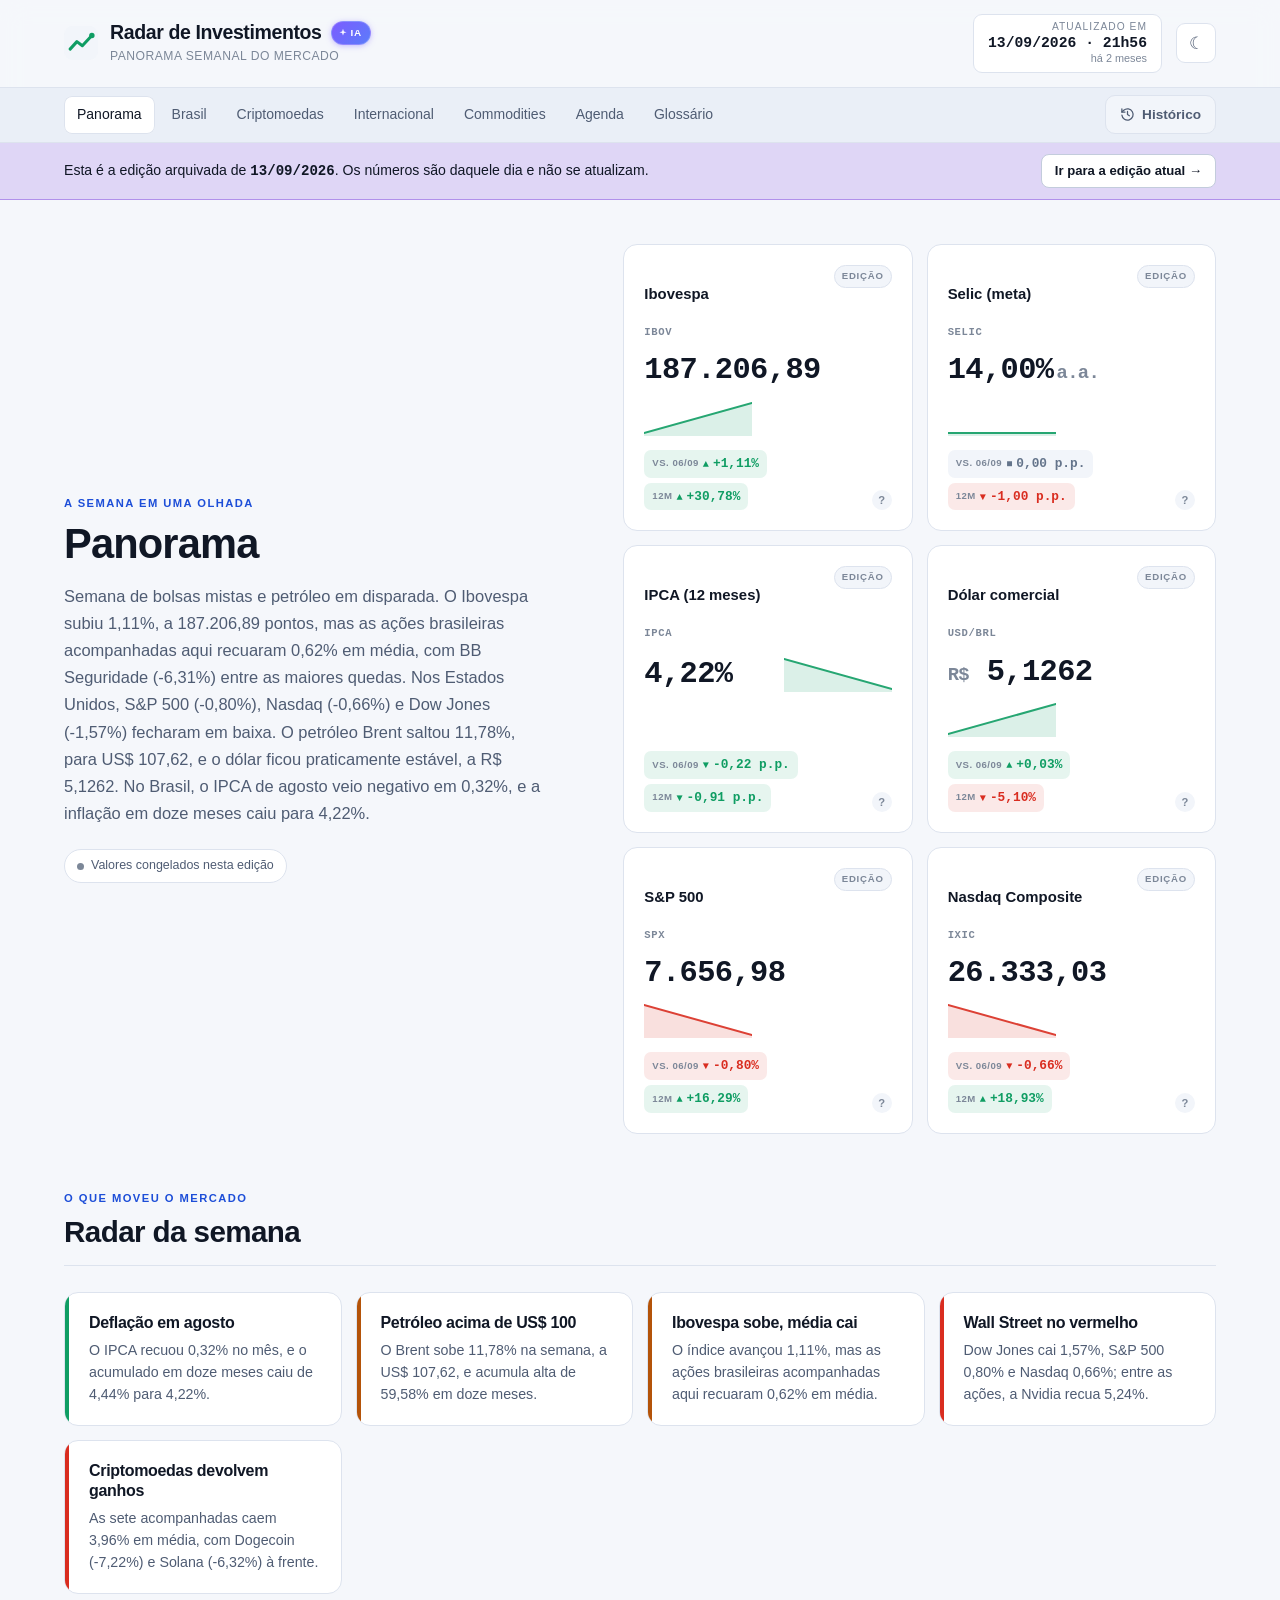
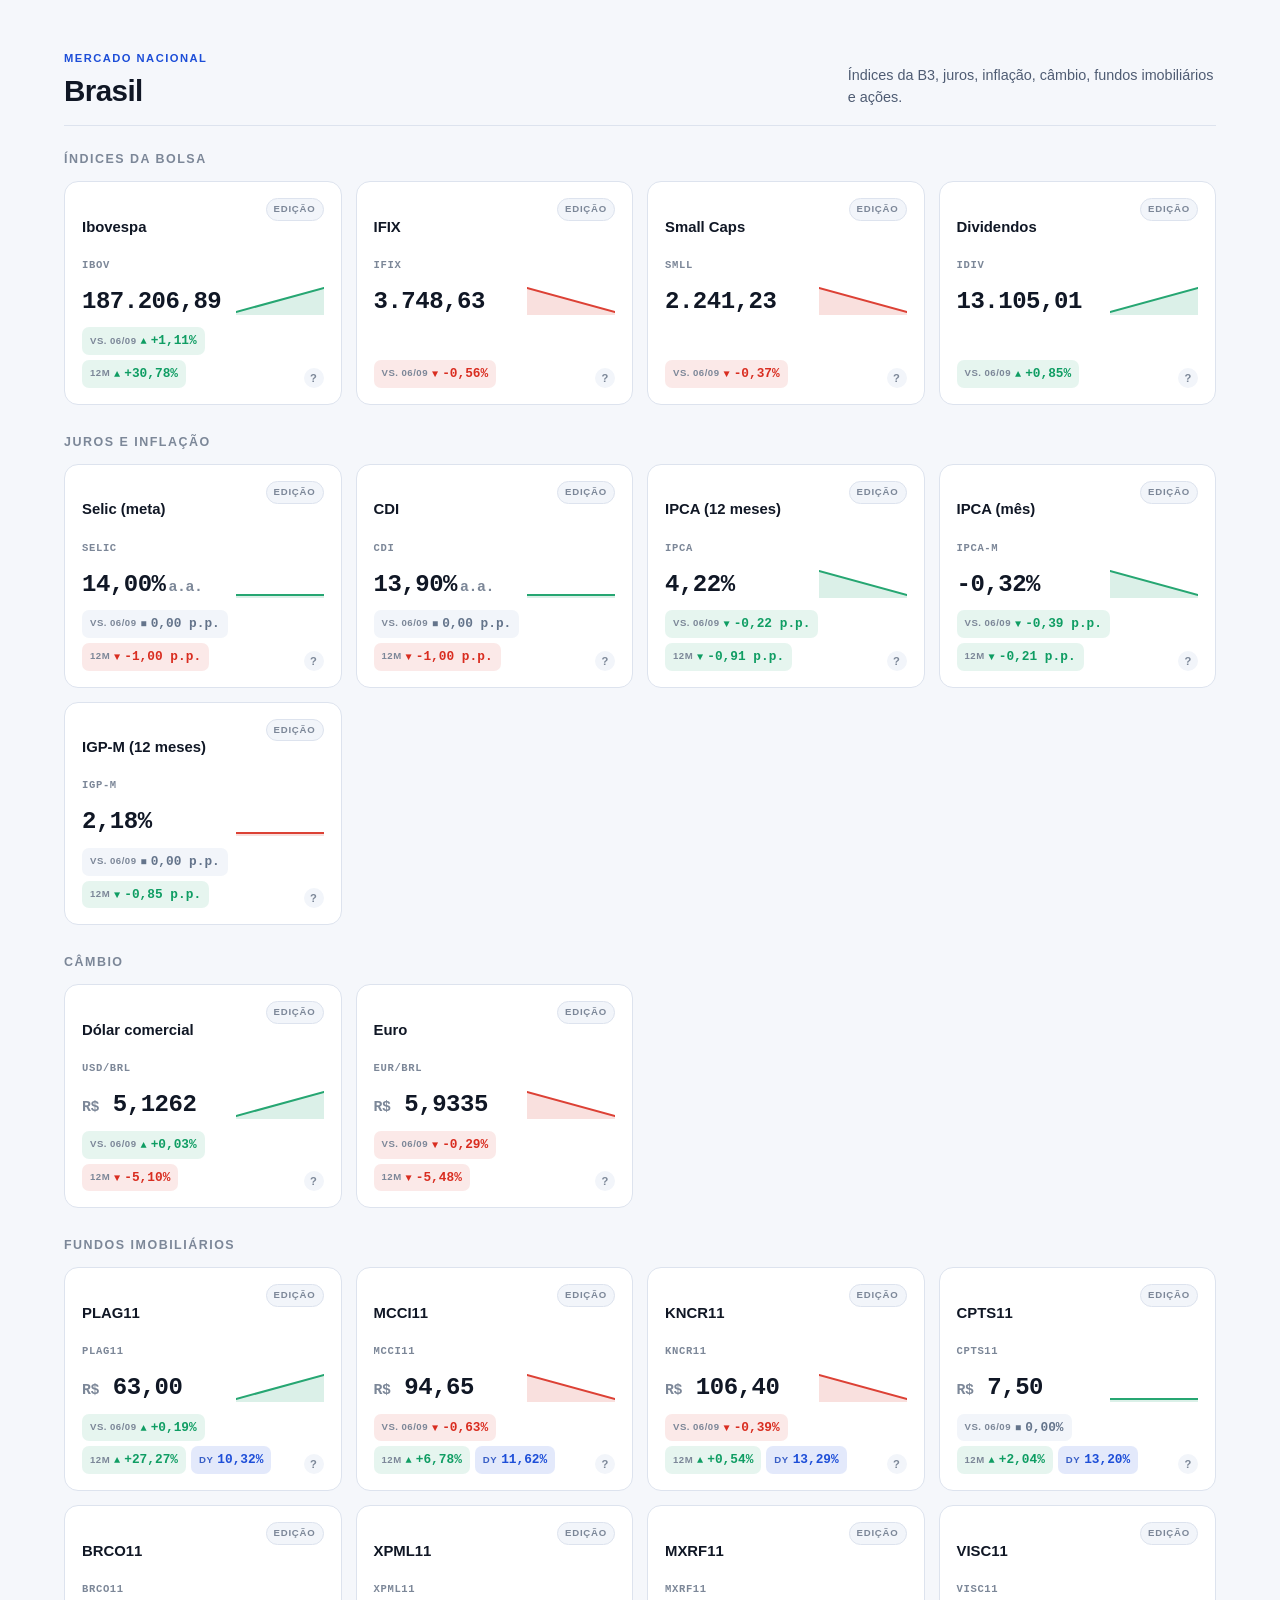
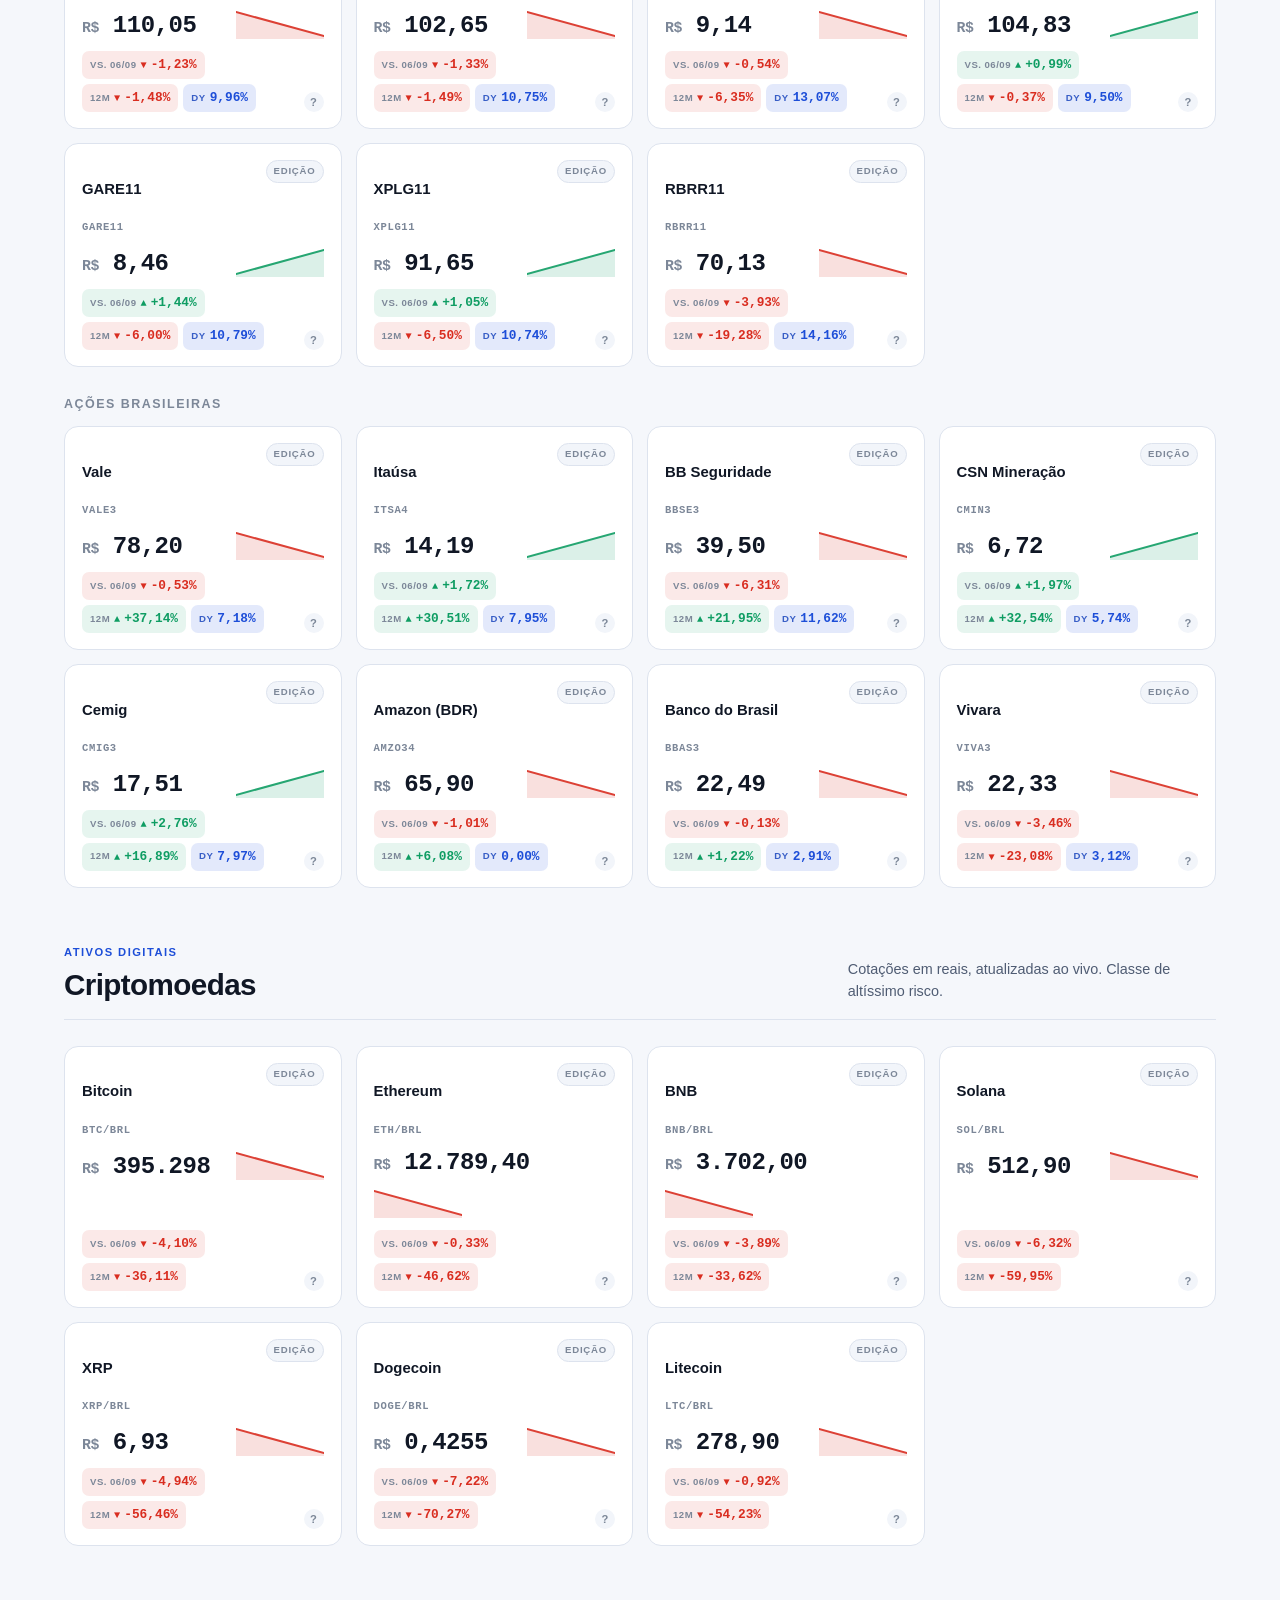
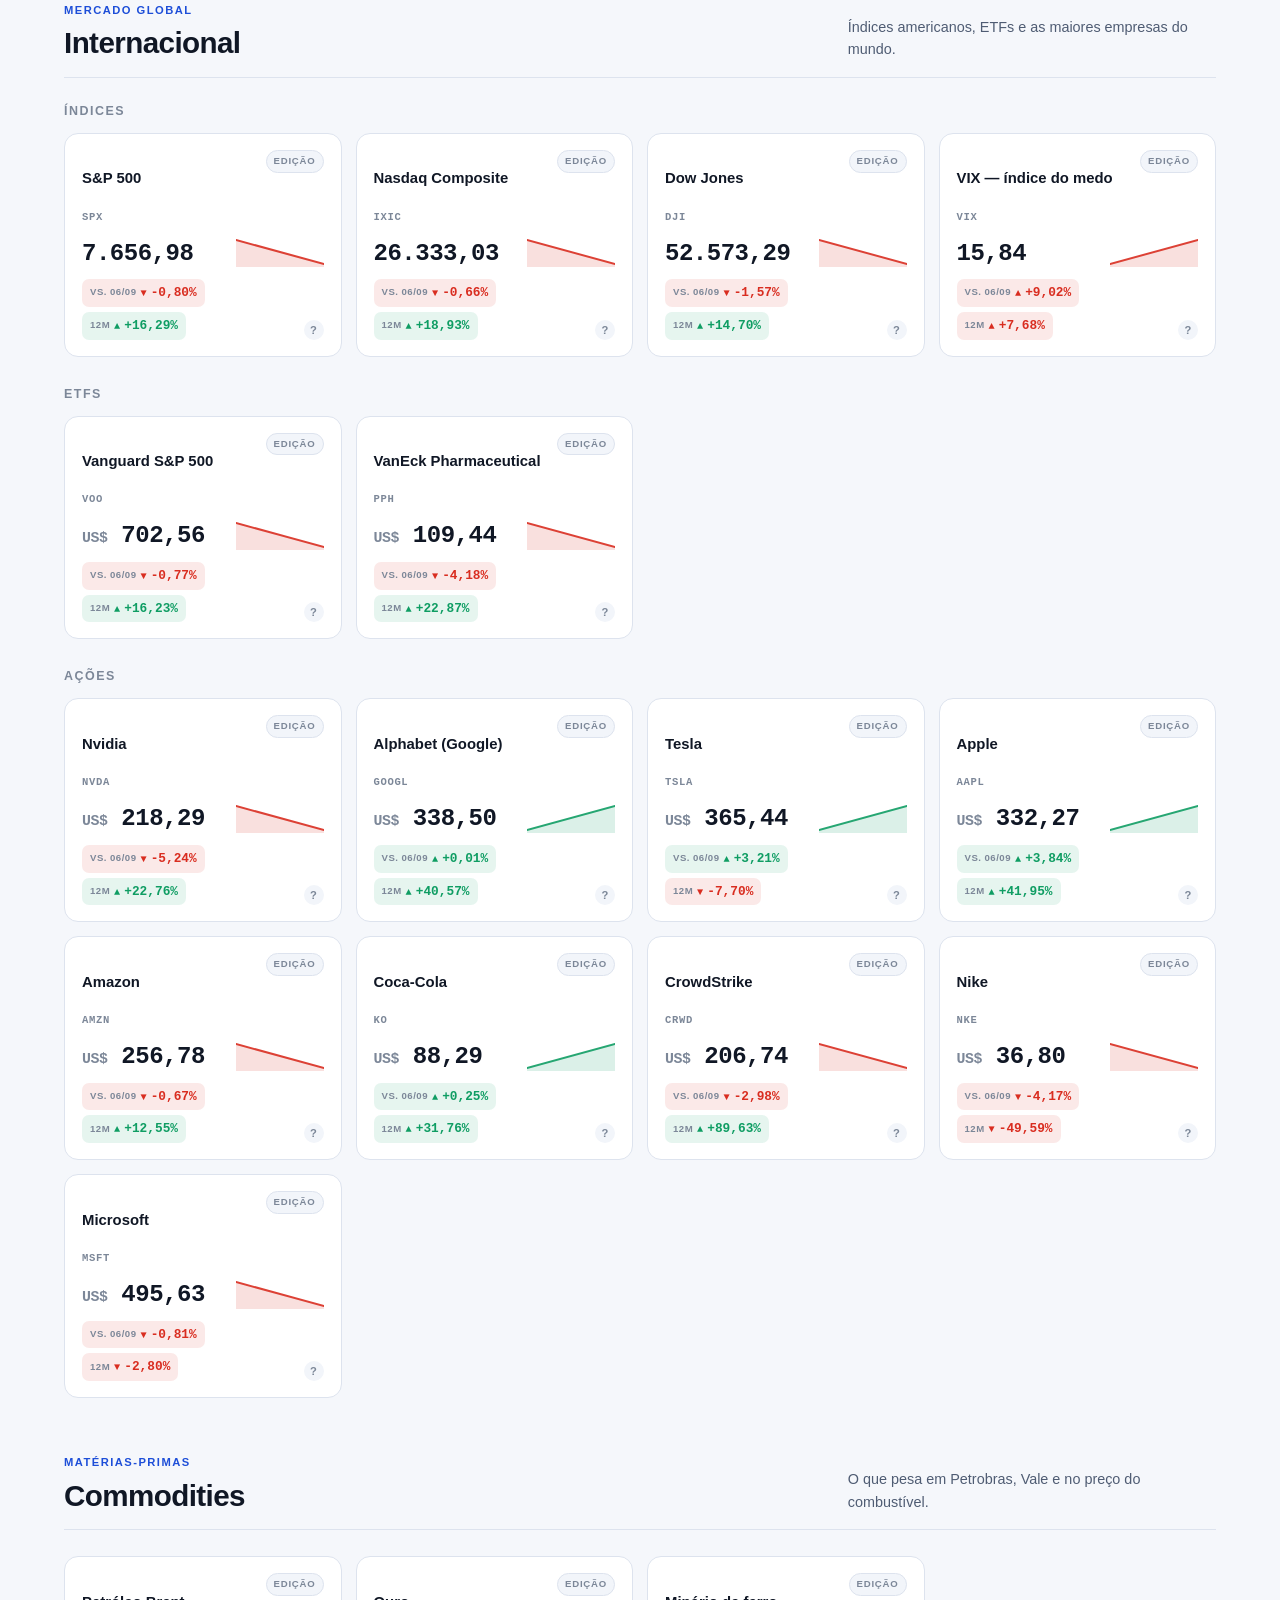
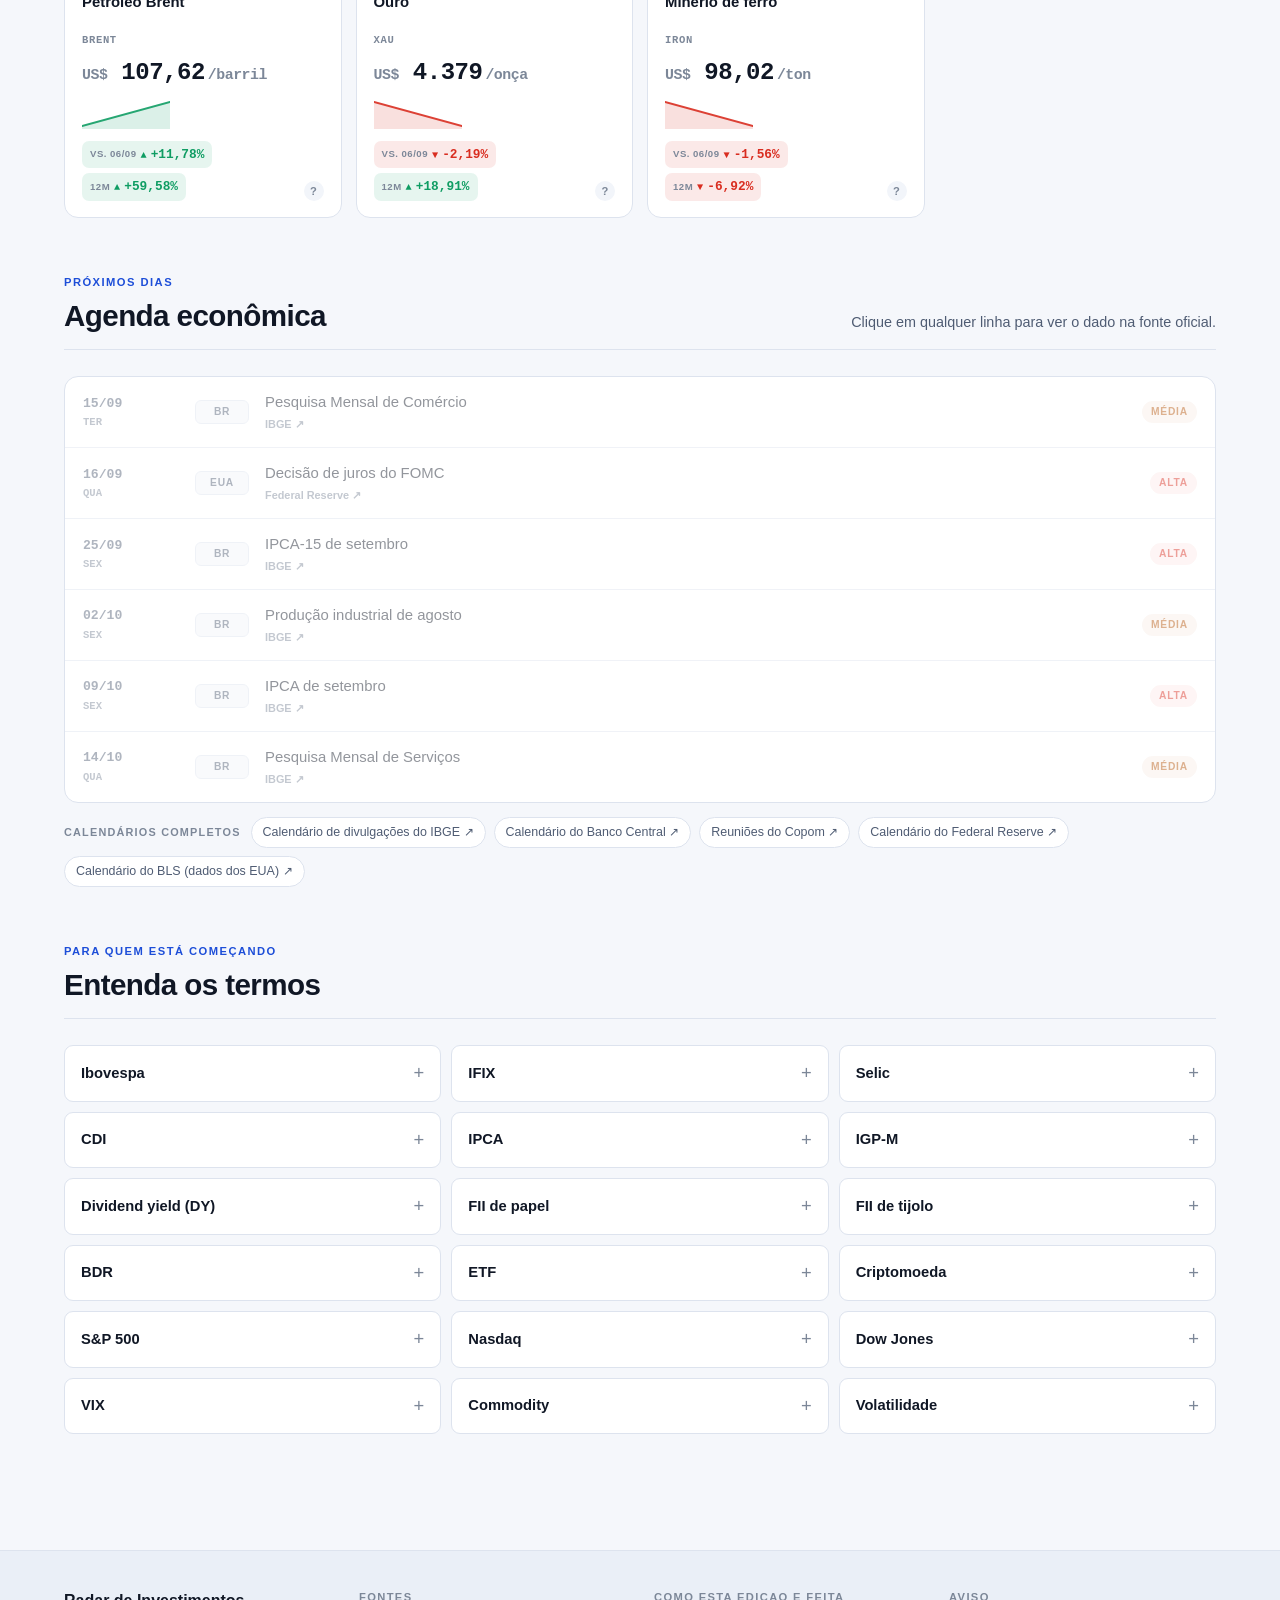
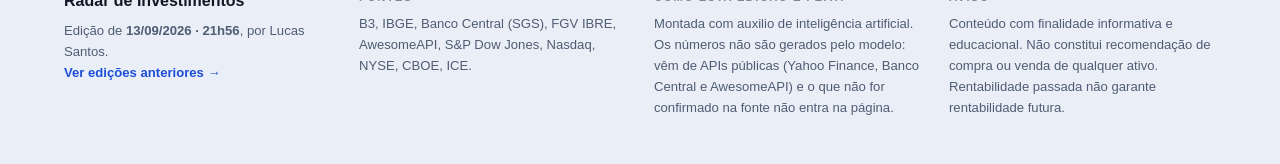
<file: site/historico/2026-09-13.html>
<!DOCTYPE html>
<html lang="pt-BR" data-tema="escuro">
<head>
<meta charset="UTF-8">
<meta name="viewport" content="width=device-width, initial-scale=1">
<title>Radar de Investimentos · edição de 13/09/2026</title>
<meta name="robots" content="noindex">
<link rel="canonical" href="../index.html">
<meta name="description" content="Panorama semanal do mercado financeiro nacional e internacional: Ibovespa, IFIX, Selic, IPCA, fundos imobiliários, ações, criptomoedas, S&P 500, Nasdaq, dólar e commodities.">
<meta name="theme-color" content="#0b0f17">
<style>
/* ==========================================================================
   RADAR DE INVESTIMENTOS — ESTILOS
   1. Tokens e tema      5. Cards de ativo
   2. Base               6. Agenda e glossário
   3. Cabeçalho e nav    7. Rodapé e utilitários
   4. Seções             8. Responsivo
   ========================================================================== */

/* ============ 1. TOKENS E TEMA ============ */
:root {
  /* Tema escuro (padrão) */
  --fundo:        #0b0f17;
  --fundo-alt:    #0e1421;
  --superficie:   #141c2b;
  --superficie-2: #1a2334;
  --borda:        #243147;
  --borda-forte:  #33425e;

  --texto:        #e8edf6;
  --texto-medio:  #9dabc4;
  --texto-fraco:  #6b7a94;

  --alta:         #34d399;
  --alta-fundo:   rgba(52, 211, 153, .12);
  --baixa:        #f87171;
  --baixa-fundo:  rgba(248, 113, 113, .12);
  --neutro:       #94a3b8;

  --destaque:     #60a5fa;
  --destaque-2:   #a78bfa;
  --alerta:       #fbbf24;
  --alerta-fundo: rgba(251, 191, 36, .12);

  --raio:      14px;
  --raio-sm:   9px;
  --sombra:    0 1px 2px rgba(0,0,0,.4), 0 8px 24px -12px rgba(0,0,0,.7);
  --largura:   1200px;
  --topo-alt:  132px;

  --fonte: "Inter", -apple-system, BlinkMacSystemFont, "Segoe UI", Roboto,
           "Helvetica Neue", Arial, sans-serif;
  --mono: ui-monospace, "SF Mono", "JetBrains Mono", "Cascadia Mono",
          Consolas, "Liberation Mono", monospace;
}

html[data-tema="claro"] {
  --fundo:        #f5f7fb;
  --fundo-alt:    #eaeff7;
  --superficie:   #ffffff;
  --superficie-2: #f2f5fa;
  --borda:        #dde3ee;
  --borda-forte:  #c3ccdc;

  --texto:        #101725;
  --texto-medio:  #4f5c73;
  --texto-fraco:  #7c8798;

  --alta:         #0f9d63;
  --alta-fundo:   rgba(15, 157, 99, .10);
  --baixa:        #d92d20;
  --baixa-fundo:  rgba(217, 45, 32, .10);
  --neutro:       #64748b;

  --destaque:     #1d4ed8;
  --destaque-2:   #6d28d9;
  --alerta:       #b45309;
  --alerta-fundo: rgba(180, 83, 9, .10);

  --sombra: 0 1px 2px rgba(16,23,37,.05), 0 8px 22px -14px rgba(16,23,37,.28);
}

/* ============ 2. BASE ============ */
*, *::before, *::after { box-sizing: border-box; }

/* `hidden` precisa vencer display:grid/flex das grades e cards */
[hidden] { display: none !important; }

html { scroll-behavior: smooth; scroll-padding-top: calc(var(--topo-alt) + 16px); }

body {
  margin: 0;
  background: var(--fundo);
  color: var(--texto);
  font-family: var(--fonte);
  font-size: 16px;
  line-height: 1.55;
  -webkit-font-smoothing: antialiased;
  transition: background-color .25s ease, color .25s ease;
}

h1, h2, h3 { margin: 0; line-height: 1.2; letter-spacing: -.02em; }
p { margin: 0; }
ul, ol { margin: 0; padding: 0; list-style: none; }
a { color: inherit; text-decoration: none; }
code {
  font-family: var(--mono); font-size: .88em;
  background: var(--superficie-2); border: 1px solid var(--borda);
  padding: .1em .4em; border-radius: 5px;
}

.container { width: 100%; max-width: var(--largura); margin: 0 auto; padding: 0 24px; }

.pular {
  position: absolute; left: -9999px; top: 0; z-index: 999;
  background: var(--destaque); color: #fff; padding: 10px 16px; border-radius: 0 0 8px 0;
}
.pular:focus { left: 0; }

:focus-visible { outline: 2px solid var(--destaque); outline-offset: 2px; border-radius: 4px; }

/* ============ 3. CABEÇALHO E NAVEGAÇÃO ============ */
.topo {
  position: sticky; top: 0; z-index: 100;
  background: color-mix(in srgb, var(--fundo) 88%, transparent);
  backdrop-filter: blur(14px);
  -webkit-backdrop-filter: blur(14px);
  border-bottom: 1px solid var(--borda);
}

.topo__linha {
  display: flex; align-items: center; justify-content: space-between;
  gap: 20px; padding-top: 14px; padding-bottom: 14px;
}

.marca {
  display: flex; align-items: center; gap: 12px; min-width: 0;
  color: inherit; text-decoration: none;
}
.marca:hover .marca__nome { color: var(--alta); }
.marca__nome { transition: color .18s; }
.marca__fundo { fill: var(--superficie-2); }
.marca__linha  { stroke: var(--alta); }
.marca__ponto  { fill: var(--alta); }
.marca__icone { display: flex; }

.marca__nome {
  font-size: 1.22rem; font-weight: 700;
  white-space: nowrap;
}
.marca__sub {
  font-size: .76rem; color: var(--texto-fraco);
  letter-spacing: .04em; text-transform: uppercase; margin-top: 2px;
}

/* selo de conteúdo montado com auxílio de IA */
.marca__linha1 { display: flex; align-items: center; gap: 9px; flex-wrap: wrap; }
.selo-ia {
  display: inline-flex; align-items: center; gap: 3px; white-space: nowrap;
  padding: 3px 8px 3px 6px; border-radius: 999px;
  font-size: .62rem; font-weight: 700; letter-spacing: .06em; text-transform: uppercase;
  color: #fff; cursor: help;
  background: linear-gradient(135deg, #7c5cff 0%, #5b7cfa 100%);
  border: 1px solid rgba(255, 255, 255, .22);
  box-shadow: 0 1px 6px -1px rgba(124, 92, 255, .55);
}
.selo-ia svg { flex: none; opacity: .95; }

/* botões da linha do tempo do histórico */
.edicao-item__acoes { display: flex; flex-wrap: wrap; gap: 8px; margin-top: 12px; }
.edicao-item__acoes .edicao-item__btn { margin-top: 0; }
.edicao-item__btn--pagina {
  display: inline-block; color: var(--destaque);
  border-color: color-mix(in srgb, var(--destaque) 40%, transparent);
}
.edicao-item__btn--pagina:hover { border-color: var(--destaque); }
.edicao-item--ativa .edicao-item__btn--pagina { display: inline-block; }

.topo__direita { display: flex; align-items: center; gap: 14px; }

.atualizacao {
  display: flex; flex-direction: column; align-items: flex-end;
  padding: 6px 14px; border: 1px solid var(--borda); border-radius: var(--raio-sm);
  background: var(--superficie); line-height: 1.25;
}
.atualizacao__rotulo {
  font-size: .64rem; text-transform: uppercase; letter-spacing: .1em;
  color: var(--texto-fraco);
}
.atualizacao__valor {
  font-family: var(--mono); font-size: .92rem; font-weight: 600;
  font-variant-numeric: tabular-nums; color: var(--texto);
}
.atualizacao__relativo { font-size: .68rem; color: var(--texto-fraco); }

.btn-icone {
  width: 40px; height: 40px; flex: none;
  display: grid; place-items: center; cursor: pointer;
  background: var(--superficie); color: var(--texto-medio);
  border: 1px solid var(--borda); border-radius: var(--raio-sm);
  font-size: 1.05rem; transition: color .2s, border-color .2s, background .2s;
}
.btn-icone:hover { color: var(--texto); border-color: var(--borda-forte); }
.btn-icone__sol { display: none; }
html[data-tema="escuro"] .btn-icone__sol { display: block; }
html[data-tema="escuro"] .btn-icone__lua { display: none; }

/* --- barra de navegação --- */
.navbar { border-top: 1px solid var(--borda); background: var(--fundo-alt); }
.navbar__linha {
  display: flex; align-items: center; justify-content: space-between;
  gap: 20px; min-height: 54px;
}

.navbar__links { display: flex; gap: 4px; overflow-x: auto; scrollbar-width: none; }
.navbar__links::-webkit-scrollbar { display: none; }
.navbar__links a {
  display: block; padding: 8px 13px; border-radius: 8px; white-space: nowrap;
  font-size: .875rem; font-weight: 500; color: var(--texto-medio);
  transition: color .18s, background .18s;
}
.navbar__links a:hover { color: var(--texto); background: var(--superficie-2); }
.navbar__links a.ativo { color: var(--texto); background: var(--superficie); box-shadow: inset 0 0 0 1px var(--borda); }

.navbar__controles { display: flex; align-items: center; gap: 10px; }

/* seletor de edição arquivada */
.edicao {
  display: flex; align-items: center; gap: 8px;
  padding: 3px 3px 3px 11px;
  background: var(--superficie-2); border: 1px solid var(--borda); border-radius: 10px;
}
.edicao__rotulo {
  font-size: .68rem; font-weight: 700; letter-spacing: .09em;
  text-transform: uppercase; color: var(--texto-fraco); white-space: nowrap;
}
.edicao__select {
  font: inherit; font-size: .82rem; font-weight: 600; font-variant-numeric: tabular-nums;
  color: var(--texto); background: var(--superficie);
  border: 1px solid var(--borda); border-radius: 7px;
  padding: 5px 9px; cursor: pointer; max-width: 190px;
}
.edicao__select:hover { border-color: var(--borda-forte); }

/* botão que leva para a página de histórico (ocupa o lugar da antiga busca) */
.btn-historico {
  display: inline-flex; align-items: center; gap: 7px; white-space: nowrap;
  padding: 8px 14px; border-radius: 10px;
  font-size: .85rem; font-weight: 600; color: var(--texto-medio);
  background: var(--superficie-2); border: 1px solid var(--borda);
  transition: color .18s, border-color .18s, background .18s;
}
.btn-historico:hover {
  color: var(--texto); border-color: var(--borda-forte); background: var(--superficie);
}
.btn-historico svg { flex: none; }
.btn-historico__qtd {
  font-family: var(--mono); font-size: .68rem; font-weight: 700;
  min-width: 18px; padding: 1px 5px; border-radius: 999px; text-align: center;
  background: var(--alta-fundo); color: var(--alta);
}
.navbar__voltar { font-weight: 600; }

/* ============ 4. SEÇÕES ============ */
.aviso-exemplo {
  background: var(--alerta-fundo);
  border-bottom: 1px solid color-mix(in srgb, var(--alerta) 35%, transparent);
  color: var(--texto);
  font-size: .86rem; padding: 11px 0;
}
.aviso-exemplo strong { color: var(--alerta); }
#listaExemplo { font-family: var(--mono); font-size: .82em; color: var(--texto-medio); }

/* faixa de "você está vendo uma edição arquivada" */
.faixa-edicao {
  background: color-mix(in srgb, var(--destaque-2) 16%, var(--fundo));
  border-bottom: 1px solid color-mix(in srgb, var(--destaque-2) 40%, transparent);
  font-size: .88rem; padding: 11px 0;
}
.faixa-edicao__linha {
  display: flex; align-items: center; justify-content: space-between;
  gap: 14px; flex-wrap: wrap;
}
.faixa-edicao strong { font-family: var(--mono); font-variant-numeric: tabular-nums; }
.faixa-edicao a {
  font-size: .82rem; font-weight: 600; white-space: nowrap;
  padding: 6px 13px; border-radius: 8px;
  background: var(--superficie); color: var(--texto);
  border: 1px solid var(--borda-forte);
  transition: border-color .18s, transform .18s;
}
.faixa-edicao a:hover { border-color: var(--destaque-2); transform: translateY(-1px); }

.secao { padding: 56px 0; }
.secao + .secao { padding-top: 0; }
.secao--abertura { padding-top: 44px; }

.secao__cabecalho {
  display: flex; align-items: flex-end; justify-content: space-between;
  gap: 20px; flex-wrap: wrap;
  padding-bottom: 16px; margin-bottom: 26px;
  border-bottom: 1px solid var(--borda);
}
.secao__etiqueta {
  font-size: .7rem; font-weight: 700; letter-spacing: .13em;
  text-transform: uppercase; color: var(--destaque); margin-bottom: 6px;
}
.secao__titulo { font-size: 1.85rem; font-weight: 700; }
.secao__apoio { font-size: .9rem; color: var(--texto-medio); max-width: 46ch; }

.grupo__titulo {
  font-size: .78rem; font-weight: 700; letter-spacing: .12em;
  text-transform: uppercase; color: var(--texto-fraco);
  margin: 30px 0 14px;
}
.grupo__titulo:first-of-type { margin-top: 0; }

/* --- abertura / panorama --- */
.abertura {
  display: grid; grid-template-columns: minmax(0, 1fr) minmax(0, 1.15fr);
  gap: 44px; align-items: center;
}
.abertura__titulo { font-size: 2.6rem; font-weight: 800; margin-bottom: 14px; }
.abertura__resumo {
  font-size: 1.03rem; color: var(--texto-medio); max-width: 52ch;
  line-height: 1.65;
}

.mercados { display: flex; flex-wrap: wrap; gap: 8px; margin-top: 22px; }
.mercado {
  display: inline-flex; align-items: center; gap: 7px;
  padding: 6px 12px; border-radius: 999px;
  background: var(--superficie); border: 1px solid var(--borda);
  font-size: .78rem; color: var(--texto-medio);
}
.mercado__bolinha {
  width: 7px; height: 7px; border-radius: 50%; background: var(--texto-fraco);
}
.mercado--aberto .mercado__bolinha { background: var(--alta); box-shadow: 0 0 0 3px var(--alta-fundo); }
.mercado--aberto { color: var(--texto); }
.mercado strong { color: var(--texto); font-weight: 600; }

.abertura__cards {
  display: grid; grid-template-columns: repeat(2, minmax(0, 1fr)); gap: 14px;
}

/* --- radar da semana --- */
.destaques {
  display: grid; grid-template-columns: repeat(auto-fit, minmax(250px, 1fr)); gap: 14px;
}
.destaque-item {
  position: relative; padding: 20px 20px 20px 24px;
  background: var(--superficie); border: 1px solid var(--borda);
  border-radius: var(--raio); overflow: hidden;
}
.destaque-item::before {
  content: ""; position: absolute; left: 0; top: 0; bottom: 0; width: 4px;
  background: var(--neutro);
}
.destaque-item[data-tom="positivo"]::before { background: var(--alta); }
.destaque-item[data-tom="negativo"]::before { background: var(--baixa); }
.destaque-item[data-tom="neutro"]::before   { background: var(--alerta); }
.destaque-item h3 { font-size: 1rem; font-weight: 650; margin-bottom: 7px; }
.destaque-item p  { font-size: .89rem; color: var(--texto-medio); line-height: 1.55; }

/* ============ 5. CARDS DE ATIVO ============ */
.grade {
  display: grid; grid-template-columns: repeat(auto-fill, minmax(232px, 1fr)); gap: 14px;
}

.card {
  position: relative; display: flex; flex-direction: column; gap: 12px;
  padding: 16px 17px;
  background: var(--superficie); border: 1px solid var(--borda);
  border-radius: var(--raio);
  transition: border-color .2s ease, transform .2s ease, box-shadow .2s ease;
}
.card:hover {
  border-color: var(--borda-forte); transform: translateY(-2px); box-shadow: var(--sombra);
}
.card[hidden] { display: none; }

.card--grande { padding: 20px; gap: 14px; }
.card--grande .card__valor { font-size: 1.9rem; }

.card__topo { display: flex; align-items: flex-start; justify-content: space-between; gap: 10px; }
/* sem isto, um nome comprido empurra o selo para fora do card */
.card__topo > div { min-width: 0; }
.card__nome {
  font-size: .93rem; font-weight: 600; line-height: 1.3;
  overflow-wrap: anywhere;
}
.card__ticker {
  font-family: var(--mono); font-size: .66rem; font-weight: 600;
  letter-spacing: .06em; color: var(--texto-fraco);
  margin-top: 3px; text-transform: uppercase;
}
.card__selo {
  flex: none; font-size: .6rem; font-weight: 700; letter-spacing: .08em;
  text-transform: uppercase; padding: 3px 7px; border-radius: 999px;
  background: var(--alta-fundo); color: var(--alta);
  border: 1px solid color-mix(in srgb, var(--alta) 30%, transparent);
}
.card__selo--estatico {
  background: var(--superficie-2); color: var(--texto-fraco); border-color: var(--borda);
}
.card__selo--exemplo {
  background: var(--alerta-fundo); color: var(--alerta);
  border-color: color-mix(in srgb, var(--alerta) 35%, transparent);
}

.card__meio {
  display: flex; align-items: flex-end; justify-content: space-between;
  gap: 12px; flex-wrap: wrap;
}

.card__valor {
  font-family: var(--mono); font-size: 1.5rem; font-weight: 700;
  font-variant-numeric: tabular-nums; letter-spacing: -.02em; line-height: 1.1;
}
.card__prefixo, .card__sufixo {
  font-size: .62em; font-weight: 600; color: var(--texto-fraco);
}
.card__sufixo { margin-left: 3px; }

.grafico { flex: none; opacity: .9; max-width: 100%; }
.grafico__linha {
  fill: none; stroke-width: 2; stroke-linecap: round; stroke-linejoin: round;
  vector-effect: non-scaling-stroke;   /* não engorda quando o SVG é esticado */
}
.grafico__area  { stroke: none; opacity: .16; }

/* O ? precisa cair sempre no mesmo ponto, em todos os 55 cards.
   margin-top:auto prega a linha no rodapé do card, mesmo quando o
   mini-gráfico quebra de linha acima. align-items:flex-end ancora o ?
   na base do bloco de chips — que varia de 28px (1 chip) a 60px (12M+DY,
   em duas linhas). Centralizar aqui faria o ? flutuar junto com a altura. */
.card__base { display: flex; align-items: flex-end; gap: 8px; margin-top: auto; }

.metricas { display: flex; flex-wrap: wrap; gap: 5px; flex: 1; min-width: 0; }

.metrica {
  display: inline-flex; align-items: baseline; gap: 4px;
  font-family: var(--mono); font-size: .8rem; font-weight: 700;
  font-variant-numeric: tabular-nums; white-space: nowrap;
  padding: 4px 8px; border-radius: 7px;
}
.metrica__rot {
  font-family: var(--fonte); font-size: .6rem; font-weight: 700;
  letter-spacing: .05em; text-transform: uppercase;
  color: var(--texto-fraco); align-self: center;
}
.metrica__seta { font-size: .8em; }

.metrica--alta   { color: var(--alta);   background: var(--alta-fundo); }
.metrica--baixa  { color: var(--baixa);  background: var(--baixa-fundo); }
.metrica--neutro { color: var(--neutro); background: var(--superficie-2); }
.metrica--dy     { color: var(--destaque); background: color-mix(in srgb, var(--destaque) 12%, transparent); }
.metrica--dy .metrica__rot { color: color-mix(in srgb, var(--destaque) 72%, var(--texto-fraco)); }
.metrica--vazia {
  font-family: var(--fonte); font-size: .72rem; font-weight: 500;
  color: var(--texto-fraco); background: var(--superficie-2); cursor: help;
  white-space: normal;
}

.card__ajuda {
  width: 20px; height: 20px; flex: none; border: 0; cursor: help; padding: 0;
  display: grid; place-items: center;
  background: var(--superficie-2); color: var(--texto-fraco);
  border-radius: 50%; font-size: .7rem; font-weight: 700;
  transition: color .18s, background .18s;
}
.card__ajuda:hover, .card__ajuda:focus { color: var(--texto); background: var(--borda); }

.card__explicacao {
  font-size: .8rem; color: var(--texto-medio); line-height: 1.5;
  padding-top: 11px; border-top: 1px dashed var(--borda);
}
.card__explicacao[hidden] { display: none; }
.card__nota {
  display: block; margin-top: 7px; padding-left: 9px;
  border-left: 2px solid var(--alerta);
  font-size: .78rem; color: var(--texto-medio);
}
.card__fonte {
  display: block; margin-top: 7px;
  font-size: .68rem; color: var(--texto-fraco);
}

/* ============ 6. AGENDA E GLOSSÁRIO ============ */
.agenda {
  border: 1px solid var(--borda); border-radius: var(--raio);
  background: var(--superficie); overflow: hidden;
}
.agenda__item + .agenda__item { border-top: 1px solid var(--borda); }
.agenda__item--passado { opacity: .45; }

/* a linha inteira é o link para a fonte oficial */
.agenda__linha {
  display: grid; grid-template-columns: 96px 54px 1fr auto;
  align-items: center; gap: 16px; padding: 14px 18px;
  transition: background .18s;
}
a.agenda__linha:hover { background: var(--superficie-2); }
a.agenda__linha:hover .agenda__evento { color: var(--destaque); }
a.agenda__linha:hover .agenda__fonte { color: var(--destaque); }

.agenda__data {
  font-family: var(--mono); font-size: .82rem; font-weight: 600;
  font-variant-numeric: tabular-nums; color: var(--texto-medio);
}
.agenda__data span { display: block; font-size: .66rem; color: var(--texto-fraco); text-transform: uppercase; }
.agenda__fonte {
  display: block; margin-top: 2px;
  font-size: .68rem; font-weight: 600; color: var(--texto-fraco);
  transition: color .18s;
}

/* lista de calendários completos, abaixo da agenda */
.calendarios {
  display: flex; flex-wrap: wrap; align-items: center; gap: 8px;
  margin-top: 14px;
}
.calendarios__rot {
  font-size: .68rem; font-weight: 700; letter-spacing: .11em;
  text-transform: uppercase; color: var(--texto-fraco); margin-right: 2px;
}
.calendarios a {
  font-size: .78rem; font-weight: 500; color: var(--texto-medio);
  padding: 5px 11px; border-radius: 999px;
  background: var(--superficie); border: 1px solid var(--borda);
  transition: color .18s, border-color .18s;
}
.calendarios a:hover { color: var(--destaque); border-color: var(--destaque); }

.agenda__pais {
  font-size: .64rem; font-weight: 700; letter-spacing: .07em; text-align: center;
  padding: 3px 0; border-radius: 6px;
  background: var(--superficie-2); color: var(--texto-medio); border: 1px solid var(--borda);
}
.agenda__evento { font-size: .93rem; font-weight: 500; transition: color .18s; }
.agenda__rel {
  font-size: .64rem; font-weight: 700; letter-spacing: .08em; text-transform: uppercase;
  padding: 3px 9px; border-radius: 999px;
}
.agenda__rel--alta  { background: var(--baixa-fundo); color: var(--baixa); }
.agenda__rel--media { background: var(--alerta-fundo); color: var(--alerta); }

/* --- histórico de edições (linha do tempo) --- */
.historico { position: relative; padding-left: 4px; }
.historico::before {
  content: ""; position: absolute; left: 8px; top: 10px; bottom: 10px;
  width: 2px; background: var(--borda);
}
.edicao-item { position: relative; display: flex; gap: 18px; padding-bottom: 14px; }
.edicao-item__marca {
  position: relative; z-index: 1; flex: none;
  width: 13px; height: 13px; margin-top: 17px; border-radius: 50%;
  background: var(--superficie); border: 2px solid var(--borda-forte);
}
.edicao-item--ativa .edicao-item__marca {
  background: var(--alta); border-color: var(--alta);
  box-shadow: 0 0 0 4px var(--alta-fundo);
}
.edicao-item__corpo {
  flex: 1; min-width: 0; padding: 15px 18px;
  background: var(--superficie); border: 1px solid var(--borda); border-radius: var(--raio);
  transition: border-color .2s;
}
.edicao-item--ativa .edicao-item__corpo { border-color: var(--borda-forte); }
.edicao-item__topo {
  display: flex; align-items: center; flex-wrap: wrap; gap: 10px; margin-bottom: 8px;
}
.edicao-item__data {
  font-family: var(--mono); font-size: .92rem; font-variant-numeric: tabular-nums;
}
.edicao-item__selo {
  font-size: .6rem; font-weight: 700; letter-spacing: .08em; text-transform: uppercase;
  padding: 3px 8px; border-radius: 999px;
  background: var(--alta-fundo); color: var(--alta);
  border: 1px solid color-mix(in srgb, var(--alta) 30%, transparent);
}
.edicao-item__meta { font-size: .72rem; color: var(--texto-fraco); margin-left: auto; }
.edicao-item p { font-size: .86rem; color: var(--texto-medio); line-height: 1.55; }
.edicao-item__btn {
  margin-top: 12px; font: inherit; font-size: .78rem; font-weight: 600; cursor: pointer;
  padding: 6px 13px; border-radius: 8px;
  background: var(--superficie-2); color: var(--texto-medio);
  border: 1px solid var(--borda); transition: color .18s, border-color .18s;
}
.edicao-item__btn:hover { color: var(--texto); border-color: var(--borda-forte); }
.edicao-item--ativa .edicao-item__btn { display: none; }

.vazio {
  padding: 26px 24px; border-radius: var(--raio);
  background: var(--superficie); border: 1px dashed var(--borda-forte);
  font-size: .89rem; color: var(--texto-medio); line-height: 1.6;
  max-width: 74ch;
}
.vazio p + p { margin-top: 10px; }
.vazio strong { color: var(--texto); }

.glossario {
  display: grid; grid-template-columns: repeat(auto-fill, minmax(300px, 1fr)); gap: 10px;
}
.glossario details {
  background: var(--superficie); border: 1px solid var(--borda);
  border-radius: var(--raio-sm); overflow: hidden;
}
.glossario summary {
  cursor: pointer; list-style: none; padding: 13px 16px;
  font-size: .92rem; font-weight: 600;
  display: flex; align-items: center; justify-content: space-between; gap: 10px;
}
.glossario summary::-webkit-details-marker { display: none; }
.glossario summary::after {
  content: "+"; color: var(--texto-fraco); font-weight: 400; font-size: 1.15rem;
  transition: transform .2s;
}
.glossario details[open] summary::after { transform: rotate(45deg); }
.glossario p {
  padding: 0 16px 14px; font-size: .86rem; color: var(--texto-medio); line-height: 1.55;
}

/* ============ 7. RODAPÉ E UTILITÁRIOS ============ */
.rodape {
  margin-top: 60px; padding: 38px 0 46px;
  background: var(--fundo-alt); border-top: 1px solid var(--borda);
}
.rodape__grade {
  display: grid; grid-template-columns: repeat(auto-fit, minmax(230px, 1fr)); gap: 28px;
}
.rodape__marca { font-weight: 700; margin-bottom: 6px; }
.rodape__titulo {
  font-size: .7rem; font-weight: 700; letter-spacing: .12em;
  text-transform: uppercase; color: var(--texto-fraco); margin-bottom: 6px;
}
.rodape__linha { font-size: .82rem; color: var(--texto-medio); line-height: 1.6; }
.rodape__link { color: var(--destaque); font-weight: 600; }
.rodape__link:hover { text-decoration: underline; }

.ao-topo {
  position: fixed; right: 22px; bottom: 22px; z-index: 90;
  width: 42px; height: 42px; border-radius: 50%; cursor: pointer;
  display: grid; place-items: center;
  background: var(--superficie); color: var(--texto-medio);
  border: 1px solid var(--borda-forte); box-shadow: var(--sombra);
  opacity: 0; visibility: hidden; transform: translateY(8px);
  transition: opacity .22s, transform .22s, visibility .22s, color .18s;
}
.ao-topo.visivel { opacity: 1; visibility: visible; transform: none; }
.ao-topo:hover { color: var(--texto); }

/* ============ 8. RESPONSIVO ============ */
@media (max-width: 1000px) {
  .abertura { grid-template-columns: 1fr; gap: 30px; }
  .abertura__titulo { font-size: 2.2rem; }
}

@media (max-width: 760px) {
  :root { --topo-alt: 158px; }
  .container { padding: 0 16px; }

  .topo__linha { flex-wrap: wrap; gap: 12px; padding-bottom: 12px; }
  .marca__nome { font-size: 1.05rem; }
  .marca__sub { display: none; }
  .atualizacao { align-items: flex-start; padding: 5px 11px; }

  .navbar__linha { flex-direction: column; align-items: stretch; gap: 0; padding-bottom: 10px; }
  .navbar__links { padding: 6px 0; margin: 0 -16px; padding-left: 16px; padding-right: 16px; }
  .navbar__controles { justify-content: space-between; padding-bottom: 4px; }
  .btn-historico { padding: 7px 12px; }
  .edicao { padding-left: 8px; }
  .edicao__rotulo { display: none; }
  .edicao__select { max-width: 140px; }

  .edicao-item { gap: 12px; }
  .edicao-item__corpo { padding: 13px 14px; }
  .edicao-item__meta { margin-left: 0; width: 100%; }
  .vazio { padding: 18px 16px; }

  .secao { padding: 40px 0; }
  .secao__titulo { font-size: 1.5rem; }
  .abertura__titulo { font-size: 1.9rem; }
  .abertura__cards { grid-template-columns: repeat(2, minmax(0, 1fr)); gap: 10px; }
  .card--grande .card__valor { font-size: 1.4rem; }

  .grade { grid-template-columns: repeat(auto-fill, minmax(160px, 1fr)); gap: 10px; }
  .card { padding: 13px 14px; gap: 10px; }
  .card__valor { font-size: 1.22rem; }
  /* card estreito: o mini-gráfico não cabe ao lado do valor, então ocupa
     a linha inteira logo abaixo dele */
  .card .grafico { flex: 1 1 100%; width: 100%; height: 26px; }
  .card__meio { gap: 6px; }

  .agenda__linha { grid-template-columns: 74px 1fr; gap: 8px 12px; padding: 13px 14px; }
  .agenda__pais { grid-row: 1; justify-self: start; padding: 3px 8px; }
  .agenda__evento { grid-column: 1 / -1; }
  .agenda__rel { grid-column: 1 / -1; justify-self: start; }
  .calendarios__rot { width: 100%; }
}

@media (max-width: 359px) {
  .abertura__cards, .grade { grid-template-columns: 1fr; }
}

@media (prefers-reduced-motion: reduce) {
  html { scroll-behavior: auto; }
  *, *::before, *::after { transition-duration: .01ms !important; animation-duration: .01ms !important; }
}

@media print {
  .topo, .ao-topo, .navbar, .card__ajuda { display: none !important; }
  body { background: #fff; color: #000; }
  .card, .agenda, .destaque-item { break-inside: avoid; }
}

</style>
<link rel="icon" href="data:image/svg+xml,<svg xmlns='http://www.w3.org/2000/svg' viewBox='0 0 100 100'><rect width='100' height='100' rx='22' fill='%230b0f17'/><path d='M18 68 L38 46 L54 58 L82 28' fill='none' stroke='%2334d399' stroke-width='9' stroke-linecap='round' stroke-linejoin='round'/></svg>">
</head>
<body data-pagina="arquivo">

<a class="pular" href="#conteudo">Pular para o conteúdo</a>

<!-- ====================== CABEÇALHO FIXO ====================== -->
<header class="topo" id="topo">
  <div class="topo__linha container">

    <a class="marca" href="../index.html">
      <span class="marca__icone" aria-hidden="true">
        <svg viewBox="0 0 100 100" width="34" height="34">
          <rect width="100" height="100" rx="24" class="marca__fundo"/>
          <path d="M18 68 L38 46 L54 58 L82 28" fill="none" class="marca__linha"
                stroke-width="9" stroke-linecap="round" stroke-linejoin="round"/>
          <circle cx="82" cy="28" r="8" class="marca__ponto"/>
        </svg>
      </span>
      <div class="marca__texto">
        <div class="marca__linha1">
          <h1 class="marca__nome">Radar de Investimentos</h1>
          <span class="selo-ia" title="Edicao montada com auxilio de IA. Os numeros vem de APIs publicas (Yahoo Finance, Banco Central, AwesomeAPI), nao do modelo.">
            <svg viewBox="0 0 24 24" width="10" height="10" fill="currentColor" aria-hidden="true">
              <path d="M12 2l2.2 6.1L20.5 10l-6.3 1.9L12 18l-2.2-6.1L3.5 10l6.3-1.9L12 2z"/>
            </svg>
            IA
          </span>
        </div>
        <p class="marca__sub">Panorama semanal do mercado</p>
      </div>
    </a>

    <div class="topo__direita">
      <div class="atualizacao" title="Data desta edição">
        <span class="atualizacao__rotulo">Atualizado em</span>
        <strong class="atualizacao__valor" id="dataAtualizacao">—</strong>
        <span class="atualizacao__relativo" id="dataRelativa"></span>
      </div>
      <button class="btn-icone" id="btnTema" type="button" aria-label="Alternar tema claro e escuro">
        <span class="btn-icone__sol" aria-hidden="true">☀</span>
        <span class="btn-icone__lua" aria-hidden="true">☾</span>
      </button>
    </div>

  </div>

  <!-- Barra de navegação + acesso ao histórico -->
  <nav class="navbar" aria-label="Seções do site">
    <div class="container navbar__linha">
      <ul class="navbar__links" id="navLinks">
        <li><a href="#panorama">Panorama</a></li>
        <li><a href="#brasil">Brasil</a></li>
        <li><a href="#cripto">Criptomoedas</a></li>
        <li><a href="#internacional">Internacional</a></li>
        <li><a href="#commodities">Commodities</a></li>
        <li><a href="#agenda">Agenda</a></li>
        <li><a href="#glossario">Glossário</a></li>
      </ul>

      <div class="navbar__controles">
        <a class="btn-historico" href="../historico.html">
          <svg viewBox="0 0 24 24" width="15" height="15" fill="none" stroke="currentColor"
               stroke-width="2" stroke-linecap="round" stroke-linejoin="round" aria-hidden="true">
            <path d="M3 3v5h5"/><path d="M3.05 13A9 9 0 1 0 6 5.3L3 8"/><path d="M12 7v5l3 2"/>
          </svg>
          Histórico
          <span class="btn-historico__qtd" id="qtdEdicoes" hidden></span>
        </a>
      </div>
    </div>
  </nav>
</header>

<main id="conteudo">

  <div class="faixa-edicao">
    <div class="container faixa-edicao__linha">
      <span>Esta é a edição arquivada de <strong>13/09/2026</strong>. Os números são daquele dia e não se atualizam.</span>
      <a href="../index.html">Ir para a edição atual &rarr;</a>
    </div>
  </div>


  <!-- Aviso de números ainda não conferidos (some sozinho) -->
  <div class="aviso-exemplo" id="avisoExemplo" hidden>
    <div class="container">
      <strong><span id="qtdExemplo">0</span> indicadores ainda com número de exemplo:</strong>
      <span id="listaExemplo"></span>.
      Substitua no <code>js/dados.js</code> e apague a linha <code>exemplo: true</code> —
      este aviso some quando não sobrar nenhum.
    </div>
  </div>

  <!-- ====================== PANORAMA ====================== -->
  <section class="secao secao--abertura" id="panorama">
    <div class="container">
      <div class="abertura">
        <div class="abertura__texto">
          <p class="secao__etiqueta">A semana em uma olhada</p>
          <h2 class="abertura__titulo">Panorama</h2>
          <p class="abertura__resumo" id="resumoSemana"></p>
          <div class="mercados" id="statusDados"></div>
        </div>
        <div class="abertura__cards" id="cardsDestaque"></div>
      </div>
    </div>
  </section>

  <!-- ====================== RADAR DA SEMANA ====================== -->
  <section class="secao" id="radar">
    <div class="container">
      <header class="secao__cabecalho">
        <div>
          <p class="secao__etiqueta">O que moveu o mercado</p>
          <h2 class="secao__titulo">Radar da semana</h2>
        </div>
      </header>
      <div class="destaques" id="listaDestaques"></div>
    </div>
  </section>

  <!-- ====================== BRASIL ====================== -->
  <section class="secao" id="brasil">
    <div class="container">
      <header class="secao__cabecalho">
        <div>
          <p class="secao__etiqueta">Mercado nacional</p>
          <h2 class="secao__titulo">Brasil</h2>
        </div>
        <p class="secao__apoio">Índices da B3, juros, inflação, câmbio, fundos imobiliários e ações.</p>
      </header>

      <h3 class="grupo__titulo">Índices da bolsa</h3>
      <div class="grade" data-grupo="br-indices"></div>

      <h3 class="grupo__titulo">Juros e inflação</h3>
      <div class="grade" data-grupo="br-macro"></div>

      <h3 class="grupo__titulo">Câmbio</h3>
      <div class="grade" data-grupo="cambio"></div>

      <h3 class="grupo__titulo">Fundos imobiliários</h3>
      <div class="grade" data-grupo="br-fiis"></div>

      <h3 class="grupo__titulo">Ações brasileiras</h3>
      <div class="grade" data-grupo="br-acoes"></div>
    </div>
  </section>

  <!-- ====================== CRIPTOMOEDAS ====================== -->
  <section class="secao" id="cripto">
    <div class="container">
      <header class="secao__cabecalho">
        <div>
          <p class="secao__etiqueta">Ativos digitais</p>
          <h2 class="secao__titulo">Criptomoedas</h2>
        </div>
        <p class="secao__apoio">Cotações em reais, atualizadas ao vivo. Classe de altíssimo risco.</p>
      </header>
      <div class="grade" data-grupo="cripto"></div>
    </div>
  </section>

  <!-- ====================== INTERNACIONAL ====================== -->
  <section class="secao" id="internacional">
    <div class="container">
      <header class="secao__cabecalho">
        <div>
          <p class="secao__etiqueta">Mercado global</p>
          <h2 class="secao__titulo">Internacional</h2>
        </div>
        <p class="secao__apoio">Índices americanos, ETFs e as maiores empresas do mundo.</p>
      </header>

      <h3 class="grupo__titulo">Índices</h3>
      <div class="grade" data-grupo="int-indices"></div>

      <h3 class="grupo__titulo">ETFs</h3>
      <div class="grade" data-grupo="int-etfs"></div>

      <h3 class="grupo__titulo">Ações</h3>
      <div class="grade" data-grupo="int-acoes"></div>
    </div>
  </section>

  <!-- ====================== COMMODITIES ====================== -->
  <section class="secao" id="commodities">
    <div class="container">
      <header class="secao__cabecalho">
        <div>
          <p class="secao__etiqueta">Matérias-primas</p>
          <h2 class="secao__titulo">Commodities</h2>
        </div>
        <p class="secao__apoio">O que pesa em Petrobras, Vale e no preço do combustível.</p>
      </header>
      <div class="grade" data-grupo="commodities"></div>
    </div>
  </section>

  <!-- ====================== AGENDA ====================== -->
  <section class="secao" id="agenda">
    <div class="container">
      <header class="secao__cabecalho">
        <div>
          <p class="secao__etiqueta">Próximos dias</p>
          <h2 class="secao__titulo">Agenda econômica</h2>
        </div>
        <p class="secao__apoio">Clique em qualquer linha para ver o dado na fonte oficial.</p>
      </header>
      <ol class="agenda" id="listaAgenda"></ol>
      <div class="calendarios" id="listaCalendarios"></div>
    </div>
  </section>

  <!-- ====================== GLOSSÁRIO ====================== -->
  <section class="secao" id="glossario">
    <div class="container">
      <header class="secao__cabecalho">
        <div>
          <p class="secao__etiqueta">Para quem está começando</p>
          <h2 class="secao__titulo">Entenda os termos</h2>
        </div>
      </header>
      <div class="glossario" id="listaGlossario"></div>
    </div>
  </section>

</main>

<!-- ====================== RODAPÉ ====================== -->
<footer class="rodape">
  <div class="container rodape__grade">
    <div>
      <p class="rodape__marca">Radar de Investimentos</p>
      <p class="rodape__linha">
        Edição de <strong id="rodapeData">—</strong>, por <span id="rodapeResponsavel">—</span>.
      </p>
      <p class="rodape__linha"><a class="rodape__link" href="../historico.html">Ver edições anteriores →</a></p>
    </div>
    <div>
      <p class="rodape__titulo">Fontes</p>
      <p class="rodape__linha">B3, IBGE, Banco Central (SGS), FGV IBRE, AwesomeAPI, S&amp;P Dow Jones, Nasdaq, NYSE, CBOE, ICE.</p>
    </div>
    <div>
      <p class="rodape__titulo">Como esta edicao e feita</p>
      <p class="rodape__linha">
        Montada com auxilio de intelig&ecirc;ncia artificial. Os n&uacute;meros n&atilde;o s&atilde;o gerados
        pelo modelo: v&ecirc;m de APIs p&uacute;blicas (Yahoo Finance, Banco Central e AwesomeAPI)
        e o que n&atilde;o for confirmado na fonte n&atilde;o entra na p&aacute;gina.
      </p>
    </div>
    <div>
      <p class="rodape__titulo">Aviso</p>
      <p class="rodape__linha">
        Conteúdo com finalidade informativa e educacional. Não constitui recomendação
        de compra ou venda de qualquer ativo. Rentabilidade passada não garante
        rentabilidade futura.
      </p>
    </div>
  </div>
</footer>

<button class="ao-topo" id="btnTopo" type="button" aria-label="Voltar ao topo">↑</button>

<script>
const RADAR = {
 "meta": {
  "atualizadoEm": "2026-09-13T21:56",
  "responsavel": "Lucas Santos"
 },
 "resumo": "Semana de bolsas mistas e petróleo em disparada. O Ibovespa subiu 1,11%, a 187.206,89 pontos, mas as ações brasileiras acompanhadas aqui recuaram 0,62% em média, com BB Seguridade (-6,31%) entre as maiores quedas. Nos Estados Unidos, S&P 500 (-0,80%), Nasdaq (-0,66%) e Dow Jones (-1,57%) fecharam em baixa. O petróleo Brent saltou 11,78%, para US$ 107,62, e o dólar ficou praticamente estável, a R$ 5,1262. No Brasil, o IPCA de agosto veio negativo em 0,32%, e a inflação em doze meses caiu para 4,22%.",
 "destaques": [
  {
   "titulo": "Deflação em agosto",
   "texto": "O IPCA recuou 0,32% no mês, e o acumulado em doze meses caiu de 4,44% para 4,22%.",
   "tom": "positivo"
  },
  {
   "titulo": "Petróleo acima de US$ 100",
   "texto": "O Brent sobe 11,78% na semana, a US$ 107,62, e acumula alta de 59,58% em doze meses.",
   "tom": "neutro"
  },
  {
   "titulo": "Ibovespa sobe, média cai",
   "texto": "O índice avançou 1,11%, mas as ações brasileiras acompanhadas aqui recuaram 0,62% em média.",
   "tom": "neutro"
  },
  {
   "titulo": "Wall Street no vermelho",
   "texto": "Dow Jones cai 1,57%, S&P 500 0,80% e Nasdaq 0,66%; entre as ações, a Nvidia recua 5,24%.",
   "tom": "negativo"
  },
  {
   "titulo": "Criptomoedas devolvem ganhos",
   "texto": "As sete acompanhadas caem 3,96% em média, com Dogecoin (-7,22%) e Solana (-6,32%) à frente.",
   "tom": "negativo"
  }
 ],
 "agenda": [
  {
   "data": "2026-09-15",
   "pais": "BR",
   "relevancia": "media",
   "evento": "Pesquisa Mensal de Comércio",
   "fonte": "IBGE",
   "link": "https://www.ibge.gov.br/estatisticas/economicas/comercio/9227-pesquisa-mensal-de-comercio.html"
  },
  {
   "data": "2026-09-16",
   "pais": "EUA",
   "relevancia": "alta",
   "evento": "Decisão de juros do FOMC",
   "fonte": "Federal Reserve",
   "link": "https://www.federalreserve.gov/monetarypolicy/fomccalendars.htm"
  },
  {
   "data": "2026-09-25",
   "pais": "BR",
   "relevancia": "alta",
   "evento": "IPCA-15 de setembro",
   "fonte": "IBGE",
   "link": "https://www.ibge.gov.br/estatisticas/economicas/precos-e-custos/9260-indice-nacional-de-precos-ao-consumidor-amplo-15.html"
  },
  {
   "data": "2026-10-02",
   "pais": "BR",
   "relevancia": "media",
   "evento": "Produção industrial de agosto",
   "fonte": "IBGE",
   "link": "https://www.ibge.gov.br/estatisticas/economicas/industria/9294-pesquisa-industrial-mensal-producao-fisica-brasil.html"
  },
  {
   "data": "2026-10-09",
   "pais": "BR",
   "relevancia": "alta",
   "evento": "IPCA de setembro",
   "fonte": "IBGE",
   "link": "https://www.ibge.gov.br/estatisticas/economicas/precos-e-custos/9256-indice-nacional-de-precos-ao-consumidor-amplo.html"
  },
  {
   "data": "2026-10-14",
   "pais": "BR",
   "relevancia": "media",
   "evento": "Pesquisa Mensal de Serviços",
   "fonte": "IBGE",
   "link": "https://www.ibge.gov.br/estatisticas/economicas/servicos/9229-pesquisa-mensal-de-servicos.html"
  }
 ],
 "calendarios": [
  {
   "nome": "Calendário de divulgações do IBGE",
   "link": "https://www.ibge.gov.br/calendario-divulgacoes-novoportal.html"
  },
  {
   "nome": "Calendário do Banco Central",
   "link": "https://www.bcb.gov.br/estatisticas/calendarioestatisticas"
  },
  {
   "nome": "Reuniões do Copom",
   "link": "https://www.bcb.gov.br/controleinflacao/copom"
  },
  {
   "nome": "Calendário do Federal Reserve",
   "link": "https://www.federalreserve.gov/newsevents/calendar.htm"
  },
  {
   "nome": "Calendário do BLS (dados dos EUA)",
   "link": "https://www.bls.gov/schedule/news_release/"
  }
 ],
 "ativos": [
  {
   "id": "ibovespa",
   "grupo": "br-indices",
   "destaque": true,
   "nome": "Ibovespa",
   "ticker": "IBOV",
   "formato": "pontos",
   "descricao": "As ~85 ações mais negociadas da B3. É o termômetro da bolsa brasileira.",
   "valor": 187206.89,
   "variacao12m": 30.78,
   "fonte": "B3"
  },
  {
   "id": "ifix",
   "grupo": "br-indices",
   "nome": "IFIX",
   "ticker": "IFIX",
   "formato": "pontos",
   "descricao": "Índice dos fundos imobiliários listados na B3.",
   "valor": 3748.63,
   "variacao12m": null,
   "fonte": "B3"
  },
  {
   "id": "smll",
   "grupo": "br-indices",
   "nome": "Small Caps",
   "ticker": "SMLL",
   "formato": "pontos",
   "descricao": "Empresas de menor valor de mercado. Costuma oscilar mais que o Ibovespa.",
   "valor": 2241.23,
   "variacao12m": null,
   "fonte": "B3"
  },
  {
   "id": "idiv",
   "grupo": "br-indices",
   "nome": "Dividendos",
   "ticker": "IDIV",
   "formato": "pontos",
   "descricao": "Ações que mais pagaram proventos nos últimos anos.",
   "valor": 13105.01,
   "variacao12m": null,
   "fonte": "B3"
  },
  {
   "id": "selic",
   "grupo": "br-macro",
   "destaque": true,
   "nome": "Selic (meta)",
   "ticker": "SELIC",
   "formato": "percentual",
   "sufixo": "a.a.",
   "descricao": "Taxa básica de juros definida pelo Copom. Referência de toda a renda fixa.",
   "valor": 14,
   "variacao12m": -1,
   "fonte": "Banco Central (SGS 432)",
   "aoVivo": "sgs-432"
  },
  {
   "id": "cdi",
   "grupo": "br-macro",
   "nome": "CDI",
   "ticker": "CDI",
   "formato": "percentual",
   "sufixo": "a.a.",
   "descricao": "Referência da renda fixa privada. Anda praticamente colado na Selic.",
   "valor": 13.9,
   "variacao12m": -1,
   "fonte": "Banco Central (SGS 4389)",
   "aoVivo": "sgs-4389"
  },
  {
   "id": "ipca12",
   "grupo": "br-macro",
   "destaque": true,
   "inverso": true,
   "nome": "IPCA (12 meses)",
   "ticker": "IPCA",
   "formato": "percentual",
   "descricao": "Inflação oficial acumulada em 12 meses. É o que corrói o poder de compra.",
   "valor": 4.22,
   "variacao12m": -0.91,
   "fonte": "IBGE / BCB (SGS 13522)",
   "aoVivo": "sgs-13522"
  },
  {
   "id": "ipcaMes",
   "grupo": "br-macro",
   "inverso": true,
   "nome": "IPCA (mês)",
   "ticker": "IPCA-M",
   "formato": "percentual",
   "descricao": "Variação da inflação no último mês fechado.",
   "valor": -0.32,
   "variacao12m": -0.21,
   "fonte": "IBGE / BCB (SGS 433)",
   "aoVivo": "sgs-433"
  },
  {
   "id": "igpm",
   "grupo": "br-macro",
   "inverso": true,
   "nome": "IGP-M (12 meses)",
   "ticker": "IGP-M",
   "formato": "percentual",
   "descricao": "Índice de inflação usado no reajuste de aluguéis e contratos.",
   "valor": 2.18,
   "variacao12m": -0.85,
   "fonte": "FGV / BCB (SGS 189)",
   "aoVivo": "sgs-189"
  },
  {
   "id": "usdbrl",
   "grupo": "cambio",
   "destaque": true,
   "nome": "Dólar comercial",
   "ticker": "USD/BRL",
   "formato": "brl",
   "casas": 4,
   "descricao": "Quanto custa 1 dólar em reais. Afeta inflação, viagens e importados.",
   "valor": 5.1262,
   "variacao12m": -5.1,
   "fonte": "AwesomeAPI",
   "aoVivo": "moeda-USD"
  },
  {
   "id": "eurbrl",
   "grupo": "cambio",
   "nome": "Euro",
   "ticker": "EUR/BRL",
   "formato": "brl",
   "casas": 4,
   "descricao": "Cotação do euro em reais.",
   "valor": 5.9335,
   "variacao12m": -5.48,
   "fonte": "AwesomeAPI",
   "aoVivo": "moeda-EUR"
  },
  {
   "id": "btcbrl",
   "grupo": "cripto",
   "destaque": false,
   "nome": "Bitcoin",
   "ticker": "BTC/BRL",
   "formato": "brl",
   "casas": 0,
   "descricao": "A maior e mais líquida das criptomoedas. Serve de termômetro do apetite a risco.",
   "valor": 395298,
   "variacao12m": -36.11,
   "fonte": "AwesomeAPI",
   "aoVivo": "moeda-BTC"
  },
  {
   "id": "ethbrl",
   "grupo": "cripto",
   "nome": "Ethereum",
   "ticker": "ETH/BRL",
   "formato": "brl",
   "descricao": "Segunda maior cripto. É a rede onde roda a maior parte dos contratos inteligentes.",
   "valor": 12789.4,
   "variacao12m": -46.62,
   "fonte": "AwesomeAPI",
   "aoVivo": "moeda-ETH"
  },
  {
   "id": "bnbbrl",
   "grupo": "cripto",
   "nome": "BNB",
   "ticker": "BNB/BRL",
   "formato": "brl",
   "descricao": "Moeda do ecossistema da Binance, a maior corretora de cripto do mundo.",
   "valor": 3702,
   "variacao12m": -33.62,
   "fonte": "AwesomeAPI",
   "aoVivo": "moeda-BNB"
  },
  {
   "id": "solbrl",
   "grupo": "cripto",
   "nome": "Solana",
   "ticker": "SOL/BRL",
   "formato": "brl",
   "descricao": "Rede concorrente do Ethereum, conhecida por transações rápidas e baratas.",
   "valor": 512.9,
   "variacao12m": -59.95,
   "fonte": "AwesomeAPI",
   "aoVivo": "moeda-SOL"
  },
  {
   "id": "xrpbrl",
   "grupo": "cripto",
   "nome": "XRP",
   "ticker": "XRP/BRL",
   "formato": "brl",
   "descricao": "Criada para transferências internacionais entre instituições financeiras.",
   "valor": 6.93,
   "variacao12m": -56.46,
   "fonte": "AwesomeAPI",
   "aoVivo": "moeda-XRP"
  },
  {
   "id": "dogebrl",
   "grupo": "cripto",
   "nome": "Dogecoin",
   "ticker": "DOGE/BRL",
   "formato": "brl",
   "casas": 4,
   "descricao": "Nasceu como piada e virou a principal “meme coin”. Muito sensível a notícias.",
   "valor": 0.4255,
   "variacao12m": -70.27,
   "fonte": "AwesomeAPI",
   "aoVivo": "moeda-DOGE"
  },
  {
   "id": "ltcbrl",
   "grupo": "cripto",
   "nome": "Litecoin",
   "ticker": "LTC/BRL",
   "formato": "brl",
   "descricao": "Uma das criptos mais antigas, criada como versão mais leve do Bitcoin.",
   "valor": 278.9,
   "variacao12m": -54.23,
   "fonte": "AwesomeAPI",
   "aoVivo": "moeda-LTC"
  },
  {
   "id": "plag11",
   "grupo": "br-fiis",
   "nome": "PLAG11",
   "ticker": "PLAG11",
   "formato": "brl",
   "descricao": "FII de tijolo: carteira de imóveis físicos, vive da renda dos aluguéis.",
   "valor": 63,
   "variacao12m": 27.27,
   "dy": 10.32,
   "fonte": "B3"
  },
  {
   "id": "mcci11",
   "grupo": "br-fiis",
   "nome": "MCCI11",
   "ticker": "MCCI11",
   "formato": "brl",
   "descricao": "FII de papel: investe em CRIs (títulos de dívida imobiliária).",
   "valor": 94.65,
   "variacao12m": 6.78,
   "dy": 11.62,
   "fonte": "B3"
  },
  {
   "id": "kncr11",
   "grupo": "br-fiis",
   "nome": "KNCR11",
   "ticker": "KNCR11",
   "formato": "brl",
   "descricao": "FII de papel com CRIs atrelados ao CDI. Rende mais quando a Selic está alta.",
   "valor": 106.4,
   "variacao12m": 0.54,
   "dy": 13.29,
   "fonte": "B3"
  },
  {
   "id": "cpts11",
   "grupo": "br-fiis",
   "nome": "CPTS11",
   "ticker": "CPTS11",
   "formato": "brl",
   "descricao": "FII de papel, com CRIs e cotas de outros fundos imobiliários.",
   "valor": 7.5,
   "variacao12m": 2.04,
   "dy": 13.2,
   "fonte": "B3"
  },
  {
   "id": "brco11",
   "grupo": "br-fiis",
   "nome": "BRCO11",
   "ticker": "BRCO11",
   "formato": "brl",
   "descricao": "FII de tijolo: galpões logísticos alugados para grandes operadores.",
   "valor": 110.05,
   "variacao12m": -1.48,
   "dy": 9.96,
   "fonte": "B3"
  },
  {
   "id": "xpml11",
   "grupo": "br-fiis",
   "nome": "XPML11",
   "ticker": "XPML11",
   "formato": "brl",
   "descricao": "FII de tijolo: participação em shopping centers pelo país.",
   "valor": 102.65,
   "variacao12m": -1.49,
   "dy": 10.75,
   "fonte": "B3"
  },
  {
   "id": "mxrf11",
   "grupo": "br-fiis",
   "nome": "MXRF11",
   "ticker": "MXRF11",
   "formato": "brl",
   "descricao": "FII híbrido e o mais popular do país, com cota de valor baixo.",
   "valor": 9.14,
   "variacao12m": -6.35,
   "dy": 13.07,
   "fonte": "B3"
  },
  {
   "id": "visc11",
   "grupo": "br-fiis",
   "nome": "VISC11",
   "ticker": "VISC11",
   "formato": "brl",
   "descricao": "FII de tijolo: carteira de shopping centers.",
   "valor": 104.83,
   "variacao12m": -0.37,
   "dy": 9.5,
   "fonte": "B3"
  },
  {
   "id": "gare11",
   "grupo": "br-fiis",
   "nome": "GARE11",
   "ticker": "GARE11",
   "formato": "brl",
   "descricao": "FII de tijolo: renda urbana, com imóveis alugados no varejo e na logística.",
   "valor": 8.46,
   "variacao12m": -6,
   "dy": 10.79,
   "fonte": "B3"
  },
  {
   "id": "xplg11",
   "grupo": "br-fiis",
   "nome": "XPLG11",
   "ticker": "XPLG11",
   "formato": "brl",
   "descricao": "FII de tijolo: galpões logísticos e industriais.",
   "valor": 91.65,
   "variacao12m": -6.5,
   "dy": 10.74,
   "fonte": "B3"
  },
  {
   "id": "rbrr11",
   "grupo": "br-fiis",
   "nome": "RBRR11",
   "ticker": "RBRR11",
   "formato": "brl",
   "descricao": "FII de papel focado em CRIs de baixo risco de crédito (high grade).",
   "valor": 70.13,
   "variacao12m": -19.28,
   "dy": 14.16,
   "fonte": "B3"
  },
  {
   "id": "vale3",
   "grupo": "br-acoes",
   "nome": "Vale",
   "ticker": "VALE3",
   "formato": "brl",
   "descricao": "Maior mineradora do país. O resultado acompanha o minério de ferro e a China.",
   "valor": 78.2,
   "variacao12m": 37.14,
   "dy": 7.18,
   "fonte": "B3"
  },
  {
   "id": "itsa4",
   "grupo": "br-acoes",
   "nome": "Itaúsa",
   "ticker": "ITSA4",
   "formato": "brl",
   "descricao": "Holding que controla o Itaú Unibanco e tem participação em empresas industriais.",
   "valor": 14.19,
   "variacao12m": 30.51,
   "dy": 7.95,
   "fonte": "B3"
  },
  {
   "id": "bbse3",
   "grupo": "br-acoes",
   "nome": "BB Seguridade",
   "ticker": "BBSE3",
   "formato": "brl",
   "descricao": "Braço de seguros e previdência do Banco do Brasil. Conhecida por dividendos altos.",
   "valor": 39.5,
   "variacao12m": 21.95,
   "dy": 11.62,
   "fonte": "B3"
  },
  {
   "id": "cmin3",
   "grupo": "br-acoes",
   "nome": "CSN Mineração",
   "ticker": "CMIN3",
   "formato": "brl",
   "descricao": "Braço de mineração da CSN. Também depende do preço do minério de ferro.",
   "valor": 6.72,
   "variacao12m": 32.54,
   "dy": 5.74,
   "fonte": "B3"
  },
  {
   "id": "cmig3",
   "grupo": "br-acoes",
   "nome": "Cemig",
   "ticker": "CMIG3",
   "formato": "brl",
   "descricao": "Elétrica de Minas Gerais. Setor regulado, receita previsível.",
   "valor": 17.51,
   "variacao12m": 16.89,
   "dy": 7.97,
   "fonte": "B3"
  },
  {
   "id": "amzo34",
   "grupo": "br-acoes",
   "nome": "Amazon (BDR)",
   "ticker": "AMZO34",
   "formato": "brl",
   "descricao": "BDR da Amazon: um recibo negociado na B3 que dá exposição à ação americana.",
   "nota": "Mesma exposição de AMZN — se você acompanha as duas, conte a posição uma vez só.",
   "valor": 65.9,
   "variacao12m": 6.08,
   "dy": 0,
   "fonte": "B3"
  },
  {
   "id": "bbas3",
   "grupo": "br-acoes",
   "nome": "Banco do Brasil",
   "ticker": "BBAS3",
   "formato": "brl",
   "descricao": "Banco público com forte presença no crédito rural.",
   "valor": 22.49,
   "variacao12m": 1.22,
   "dy": 2.91,
   "fonte": "B3"
  },
  {
   "id": "viva3",
   "grupo": "br-acoes",
   "nome": "Vivara",
   "ticker": "VIVA3",
   "formato": "brl",
   "descricao": "Maior rede de joalherias do país. Varejo sensível a juros e renda.",
   "valor": 22.33,
   "variacao12m": -23.08,
   "dy": 3.12,
   "fonte": "B3"
  },
  {
   "id": "sp500",
   "grupo": "int-indices",
   "destaque": true,
   "nome": "S&P 500",
   "ticker": "SPX",
   "formato": "pontos",
   "descricao": "As 500 maiores empresas dos EUA. A principal referência de bolsa no mundo.",
   "valor": 7656.98,
   "variacao12m": 16.29,
   "fonte": "S&P Dow Jones"
  },
  {
   "id": "nasdaq",
   "grupo": "int-indices",
   "destaque": true,
   "nome": "Nasdaq Composite",
   "ticker": "IXIC",
   "formato": "pontos",
   "descricao": "Concentra as empresas de tecnologia. Mais volátil que o S&P 500.",
   "valor": 26333.03,
   "variacao12m": 18.93,
   "fonte": "Nasdaq"
  },
  {
   "id": "dowjones",
   "grupo": "int-indices",
   "nome": "Dow Jones",
   "ticker": "DJI",
   "formato": "pontos",
   "descricao": "30 grandes empresas tradicionais dos EUA. Menos exposto a tecnologia.",
   "valor": 52573.29,
   "variacao12m": 14.7,
   "fonte": "S&P Dow Jones"
  },
  {
   "id": "vix",
   "grupo": "int-indices",
   "inverso": true,
   "nome": "VIX — índice do medo",
   "ticker": "VIX",
   "formato": "pontos",
   "descricao": "Mede o nervosismo do mercado. Acima de 20 = tensão; abaixo de 15 = calmaria.",
   "valor": 15.84,
   "variacao12m": 7.68,
   "fonte": "CBOE"
  },
  {
   "id": "voo",
   "grupo": "int-etfs",
   "nome": "Vanguard S&P 500",
   "ticker": "VOO",
   "formato": "usd",
   "descricao": "ETF que replica o S&P 500. Uma cota = pedacinho das 500 maiores empresas dos EUA.",
   "valor": 702.56,
   "variacao12m": 16.23,
   "fonte": "NYSE Arca"
  },
  {
   "id": "pph",
   "grupo": "int-etfs",
   "nome": "VanEck Pharmaceutical",
   "ticker": "PPH",
   "formato": "usd",
   "descricao": "ETF setorial: cesta das maiores farmacêuticas do mundo.",
   "nota": "Preço com um dia de defasagem em relação aos demais ativos internacionais.",
   "valor": 109.44,
   "variacao12m": 22.87,
   "fonte": "Nasdaq"
  },
  {
   "id": "nvda",
   "grupo": "int-acoes",
   "nome": "Nvidia",
   "ticker": "NVDA",
   "formato": "usd",
   "descricao": "Líder em chips para inteligência artificial.",
   "valor": 218.29,
   "variacao12m": 22.76,
   "fonte": "Nasdaq"
  },
  {
   "id": "googl",
   "grupo": "int-acoes",
   "nome": "Alphabet (Google)",
   "ticker": "GOOGL",
   "formato": "usd",
   "descricao": "Dona do Google, do YouTube e do Android.",
   "valor": 338.5,
   "variacao12m": 40.57,
   "fonte": "Nasdaq"
  },
  {
   "id": "tsla",
   "grupo": "int-acoes",
   "nome": "Tesla",
   "ticker": "TSLA",
   "formato": "usd",
   "descricao": "Carros elétricos, energia e robótica.",
   "valor": 365.44,
   "variacao12m": -7.7,
   "fonte": "Nasdaq"
  },
  {
   "id": "aapl",
   "grupo": "int-acoes",
   "nome": "Apple",
   "ticker": "AAPL",
   "formato": "usd",
   "descricao": "iPhone e serviços; disputa o posto de maior empresa do mundo.",
   "valor": 332.27,
   "variacao12m": 41.95,
   "fonte": "Nasdaq"
  },
  {
   "id": "amzn",
   "grupo": "int-acoes",
   "nome": "Amazon",
   "ticker": "AMZN",
   "formato": "usd",
   "descricao": "E-commerce e AWS, a maior provedora de nuvem do mundo.",
   "nota": "Mesma exposição do BDR AMZO34, listado na seção de ações brasileiras.",
   "valor": 256.78,
   "variacao12m": 12.55,
   "fonte": "Nasdaq"
  },
  {
   "id": "ko",
   "grupo": "int-acoes",
   "nome": "Coca-Cola",
   "ticker": "KO",
   "formato": "usd",
   "descricao": "Consumo defensivo: vende bem em qualquer ciclo econômico.",
   "valor": 88.29,
   "variacao12m": 31.76,
   "fonte": "NYSE"
  },
  {
   "id": "crwd",
   "grupo": "int-acoes",
   "nome": "CrowdStrike",
   "ticker": "CRWD",
   "formato": "usd",
   "descricao": "Cibersegurança em nuvem. Crescimento alto e múltiplo caro.",
   "valor": 206.74,
   "variacao12m": 89.63,
   "fonte": "Nasdaq"
  },
  {
   "id": "nke",
   "grupo": "int-acoes",
   "nome": "Nike",
   "ticker": "NKE",
   "formato": "usd",
   "descricao": "Maior marca de artigos esportivos do mundo.",
   "valor": 36.8,
   "variacao12m": -49.59,
   "fonte": "NYSE"
  },
  {
   "id": "msft",
   "grupo": "int-acoes",
   "nome": "Microsoft",
   "ticker": "MSFT",
   "formato": "usd",
   "descricao": "Windows, nuvem Azure e participação relevante em IA.",
   "valor": 495.63,
   "variacao12m": -2.8,
   "fonte": "Nasdaq"
  },
  {
   "id": "brent",
   "grupo": "commodities",
   "nome": "Petróleo Brent",
   "ticker": "BRENT",
   "formato": "usd",
   "sufixo": "/barril",
   "descricao": "Referência mundial do petróleo. Pesa na Petrobras e no preço da gasolina.",
   "valor": 107.62,
   "variacao12m": 59.58,
   "fonte": "ICE"
  },
  {
   "id": "ouro",
   "grupo": "commodities",
   "nome": "Ouro",
   "ticker": "XAU",
   "formato": "usd",
   "sufixo": "/onça",
   "casas": 0,
   "descricao": "Reserva de valor clássica. Sobe quando o mercado busca proteção.",
   "valor": 4379,
   "variacao12m": 18.91,
   "fonte": "LBMA"
  },
  {
   "id": "minerio",
   "grupo": "commodities",
   "nome": "Minério de ferro",
   "ticker": "IRON",
   "formato": "usd",
   "sufixo": "/ton",
   "descricao": "Principal commodity da Vale. Depende muito da demanda chinesa.",
   "nota": "Até 05/09/2026 este card trazia US$ 161,91 — um preço de agosto de 2021 que a fonte devolvia como se fosse atual. Corrigido em 06/09/2026 para o fechamento real, e a série das edições anteriores foi ajustada junto.",
   "valor": 98.02,
   "variacao12m": -6.92,
   "fonte": "SGX / Dalian"
  }
 ],
 "glossario": [
  {
   "termo": "Ibovespa",
   "texto": "Carteira teórica com as ações mais negociadas da B3. Quando dizem “a bolsa subiu”, normalmente é dele que estão falando."
  },
  {
   "termo": "IFIX",
   "texto": "Mesma ideia do Ibovespa, mas para fundos imobiliários (FIIs)."
  },
  {
   "termo": "Selic",
   "texto": "Taxa básica de juros da economia. Sobe para segurar a inflação, cai para estimular o consumo."
  },
  {
   "termo": "CDI",
   "texto": "Taxa dos empréstimos entre bancos. É a referência de rendimento da renda fixa (ex.: “CDB a 110% do CDI”)."
  },
  {
   "termo": "IPCA",
   "texto": "Inflação oficial do Brasil, medida pelo IBGE. Se seu investimento rende menos que o IPCA, você perdeu poder de compra."
  },
  {
   "termo": "IGP-M",
   "texto": "Outro índice de inflação, mais sensível a atacado e câmbio. Usado em reajuste de aluguel."
  },
  {
   "termo": "Dividend yield (DY)",
   "texto": "Quanto o ativo pagou em proventos nos últimos 12 meses, em % do preço. DY de 10% = pagou R$ 10 para cada R$ 100 investidos."
  },
  {
   "termo": "FII de papel",
   "texto": "Fundo imobiliário que investe em títulos de dívida (CRIs) em vez de imóveis. O rendimento acompanha juros e inflação."
  },
  {
   "termo": "FII de tijolo",
   "texto": "Fundo imobiliário dono de imóveis de verdade — shoppings, galpões, lajes — e que vive do aluguel deles."
  },
  {
   "termo": "BDR",
   "texto": "Recibo negociado na B3 que representa uma ação estrangeira. Permite investir lá fora comprando em reais."
  },
  {
   "termo": "ETF",
   "texto": "Fundo negociado em bolsa que replica um índice ou setor. Comprar uma cota é comprar a cesta inteira de uma vez."
  },
  {
   "termo": "Criptomoeda",
   "texto": "Ativo digital sem banco central por trás. Não tem garantia nenhuma e oscila muito mais que ações — as quedas de 50% em um ano são comuns."
  },
  {
   "termo": "S&P 500",
   "texto": "Índice das 500 maiores empresas listadas nos EUA. Referência global de renda variável."
  },
  {
   "termo": "Nasdaq",
   "texto": "Índice com forte peso de tecnologia. Tende a oscilar mais que o S&P 500."
  },
  {
   "termo": "Dow Jones",
   "texto": "Índice antigo com 30 grandes empresas americanas, ponderado por preço da ação."
  },
  {
   "termo": "VIX",
   "texto": "Volatilidade esperada do S&P 500 para os próximos 30 dias. Apelidado de “índice do medo”."
  },
  {
   "termo": "Commodity",
   "texto": "Matéria-prima negociada globalmente com preço padronizado: petróleo, ouro, minério, soja."
  },
  {
   "termo": "Volatilidade",
   "texto": "O tamanho das oscilações de um ativo. Mais volátil = mais risco e mais oportunidade."
  }
 ]
};
const RADAR_HISTORICO = [
 {
  "atualizadoEm": "2026-09-06T12:29",
  "responsavel": "Lucas Santos",
  "arquivo": "historico/2026-09-06.html",
  "resumo": "Semana de alta forte no Brasil: o Ibovespa subiu 5,40% e fechou em 185.147,16 pontos, com as ações brasileiras acompanhadas aqui avançando 5,50% em média — Banco do Brasil (+11,65%), CSN Mineração (+9,83%) e Cemig (+8,12%) à frente. O dólar recuou 1,16%, a R$ 5,1249. Lá fora o movimento foi o oposto: as ações americanas caíram 0,86% em média, com S&P 500 e Nasdaq praticamente de lado. O petróleo Brent subiu 6,58%, a US$ 96,28, e as criptomoedas avançaram 5,26% em média.",
  "destaques": [
   {
    "titulo": "Bolsa brasileira dispara",
    "texto": "Ibovespa sobe 5,40% na semana e fecha em 185.147,16 pontos, acumulando 31,32% em doze meses.",
    "tom": "positivo"
   },
   {
    "titulo": "Bancos e mineração puxam",
    "texto": "Banco do Brasil (+11,65%), CSN Mineração (+9,83%) e Itaúsa (+7,72%) lideram as altas da semana na B3.",
    "tom": "positivo"
   },
   {
    "titulo": "Tecnologia americana cede",
    "texto": "Amazon (-2,97%), Microsoft (-2,69%) e Alphabet (-2,35%) recuam, e as ações dos EUA caem 0,86% em média.",
    "tom": "negativo"
   },
   {
    "titulo": "Dólar abaixo de R$ 5,13",
    "texto": "A moeda americana recuou 1,16% na semana e acumula queda de 5,88% em doze meses.",
    "tom": "neutro"
   },
   {
    "titulo": "Criptomoedas reagem",
    "texto": "As sete acompanhadas subiram 5,26% em média, com Litecoin (+12,02%) à frente — mas todas seguem negativas em doze meses.",
    "tom": "neutro"
   }
  ],
  "agenda": [
   {
    "data": "2026-09-10",
    "pais": "BR",
    "relevancia": "media",
    "evento": "Pesquisa Mensal de Serviços",
    "fonte": "IBGE",
    "link": "https://www.ibge.gov.br/estatisticas/economicas/servicos/9229-pesquisa-mensal-de-servicos.html"
   },
   {
    "data": "2026-09-11",
    "pais": "BR",
    "relevancia": "alta",
    "evento": "IPCA de agosto",
    "fonte": "IBGE",
    "link": "https://www.ibge.gov.br/estatisticas/economicas/precos-e-custos/9256-indice-nacional-de-precos-ao-consumidor-amplo.html"
   },
   {
    "data": "2026-09-15",
    "pais": "BR",
    "relevancia": "media",
    "evento": "Pesquisa Mensal de Comércio",
    "fonte": "IBGE",
    "link": "https://www.ibge.gov.br/estatisticas/economicas/comercio/9227-pesquisa-mensal-de-comercio.html"
   },
   {
    "data": "2026-09-16",
    "pais": "EUA",
    "relevancia": "alta",
    "evento": "Decisão de juros do FOMC",
    "fonte": "Federal Reserve",
    "link": "https://www.federalreserve.gov/monetarypolicy/fomccalendars.htm"
   },
   {
    "data": "2026-09-25",
    "pais": "BR",
    "relevancia": "alta",
    "evento": "IPCA-15 de setembro",
    "fonte": "IBGE",
    "link": "https://www.ibge.gov.br/estatisticas/economicas/precos-e-custos/9260-indice-nacional-de-precos-ao-consumidor-amplo-15.html"
   },
   {
    "data": "2026-10-02",
    "pais": "BR",
    "relevancia": "media",
    "evento": "Produção industrial de agosto",
    "fonte": "IBGE",
    "link": "https://www.ibge.gov.br/estatisticas/economicas/industria/9294-pesquisa-industrial-mensal-producao-fisica-brasil.html"
   }
  ],
  "ativos": [
   {
    "id": "ibovespa",
    "valor": 185147.16,
    "variacao12m": 31.32
   },
   {
    "id": "ifix",
    "valor": 3769.71
   },
   {
    "id": "smll",
    "valor": 2249.59
   },
   {
    "id": "idiv",
    "valor": 12994.74
   },
   {
    "id": "selic",
    "valor": 14,
    "variacao12m": -1
   },
   {
    "id": "cdi",
    "valor": 13.9,
    "variacao12m": -1
   },
   {
    "id": "ipca12",
    "valor": 4.44,
    "variacao12m": -0.79
   },
   {
    "id": "ipcaMes",
    "valor": 0.07,
    "variacao12m": -0.19
   },
   {
    "id": "igpm",
    "valor": 2.18,
    "variacao12m": -0.85
   },
   {
    "id": "usdbrl",
    "valor": 5.1249,
    "variacao12m": -5.88
   },
   {
    "id": "eurbrl",
    "valor": 5.9509,
    "variacao12m": -6.27
   },
   {
    "id": "btcbrl",
    "valor": 412182,
    "variacao12m": -33.94
   },
   {
    "id": "ethbrl",
    "valor": 12831.3,
    "variacao12m": -49.37
   },
   {
    "id": "bnbbrl",
    "valor": 3852,
    "variacao12m": -22.53
   },
   {
    "id": "solbrl",
    "valor": 547.5,
    "variacao12m": -57.96
   },
   {
    "id": "xrpbrl",
    "valor": 7.29,
    "variacao12m": -56.37
   },
   {
    "id": "dogebrl",
    "valor": 0.4586,
    "variacao12m": -69.02
   },
   {
    "id": "ltcbrl",
    "valor": 281.5,
    "variacao12m": -55.59
   },
   {
    "id": "plag11",
    "valor": 62.88,
    "variacao12m": 27.68,
    "dy": 10.34
   },
   {
    "id": "mcci11",
    "valor": 95.25,
    "variacao12m": 8.35,
    "dy": 12.6
   },
   {
    "id": "kncr11",
    "valor": 106.82,
    "variacao12m": 1.74,
    "dy": 13.24
   },
   {
    "id": "cpts11",
    "valor": 7.5,
    "variacao12m": 0.94,
    "dy": 14.33
   },
   {
    "id": "brco11",
    "valor": 111.42,
    "variacao12m": 0.26,
    "dy": 9.84
   },
   {
    "id": "xpml11",
    "valor": 104.03,
    "variacao12m": 0.03,
    "dy": 10.61
   },
   {
    "id": "mxrf11",
    "valor": 9.19,
    "variacao12m": -3.47,
    "dy": 13
   },
   {
    "id": "visc11",
    "valor": 103.8,
    "variacao12m": 0.04,
    "dy": 9.6
   },
   {
    "id": "gare11",
    "valor": 8.34,
    "variacao12m": -7.33,
    "dy": 10.95
   },
   {
    "id": "xplg11",
    "valor": 90.7,
    "variacao12m": -6.62,
    "dy": 10.85
   },
   {
    "id": "rbrr11",
    "valor": 73,
    "variacao12m": -16.1,
    "dy": 13.53
   },
   {
    "id": "vale3",
    "valor": 78.62,
    "variacao12m": 41.12,
    "dy": 7.14
   },
   {
    "id": "itsa4",
    "valor": 13.95,
    "variacao12m": 29,
    "dy": 8.08
   },
   {
    "id": "bbse3",
    "valor": 42.16,
    "variacao12m": 30.89,
    "dy": 10.89
   },
   {
    "id": "cmin3",
    "valor": 6.59,
    "variacao12m": 28.21,
    "dy": 5.85
   },
   {
    "id": "cmig3",
    "valor": 17.04,
    "variacao12m": 12.25,
    "dy": 8.19
   },
   {
    "id": "amzo34",
    "valor": 66.57,
    "variacao12m": 4.11,
    "dy": 0
   },
   {
    "id": "bbas3",
    "valor": 22.52,
    "variacao12m": 10.28,
    "dy": 2.91
   },
   {
    "id": "viva3",
    "valor": 23.13,
    "variacao12m": -20.1,
    "dy": 3.02
   },
   {
    "id": "sp500",
    "valor": 7718.6,
    "variacao12m": 19.09
   },
   {
    "id": "nasdaq",
    "valor": 26506.99,
    "variacao12m": 22.15
   },
   {
    "id": "dowjones",
    "valor": 53414.25,
    "variacao12m": 17.65
   },
   {
    "id": "vix",
    "valor": 14.53,
    "variacao12m": -5.03
   },
   {
    "id": "voo",
    "valor": 708.01,
    "variacao12m": 19
   },
   {
    "id": "pph",
    "valor": 114.21,
    "variacao12m": 28.28
   },
   {
    "id": "nvda",
    "valor": 230.36,
    "variacao12m": 37.92
   },
   {
    "id": "googl",
    "valor": 338.46,
    "variacao12m": 44.03
   },
   {
    "id": "tsla",
    "valor": 354.08,
    "variacao12m": 0.92
   },
   {
    "id": "aapl",
    "valor": 319.97,
    "variacao12m": 33.49
   },
   {
    "id": "amzn",
    "valor": 258.51,
    "variacao12m": 11.27
   },
   {
    "id": "ko",
    "valor": 88.07,
    "variacao12m": 29.59
   },
   {
    "id": "crwd",
    "valor": 213.1,
    "variacao12m": 104.1
   },
   {
    "id": "nke",
    "valor": 38.4,
    "variacao12m": -48.04
   },
   {
    "id": "msft",
    "valor": 499.7,
    "variacao12m": 0.95
   },
   {
    "id": "brent",
    "valor": 96.28,
    "variacao12m": 45.83
   },
   {
    "id": "ouro",
    "valor": 4477,
    "variacao12m": 23.05
   },
   {
    "id": "minerio",
    "valor": 99.57,
    "variacao12m": -5.11
   }
  ]
 }
];
</script>
<script>
/* ==========================================================================
   RADAR DE INVESTIMENTOS — APLICAÇÃO
   Um único motor para três modos, escolhidos por body[data-pagina]:
     "radar"      index.html                  → a edição da semana, com dado ao vivo
     "historico"  historico.html              → a linha do tempo das edições
     "arquivo"    historico/AAAA-MM-DD.html   → um snapshot congelado, sem rede
   Você normalmente NÃO precisa mexer neste arquivo.
   ========================================================================== */
(function () {
  "use strict";

  var PAGINA = document.body.dataset.pagina || "radar";

  var HIST = (typeof RADAR_HISTORICO !== "undefined" && Array.isArray(RADAR_HISTORICO))
    ? RADAR_HISTORICO.slice() : [];
  HIST.sort(function (a, b) {                       // mais recente primeiro
    return new Date(b.atualizadoEm) - new Date(a.atualizadoEm);
  });

  var edicaoAtiva = -1;   // -1 = edição atual; 0+ = índice em HIST
  var cards = [];         // { el, ativo }

  function $(id) { return document.getElementById(id); }

  /* ====================================================================
     1. FORMATAÇÃO
     ==================================================================== */

  function num(valor, casas) {
    return valor.toLocaleString("pt-BR", {
      minimumFractionDigits: casas, maximumFractionDigits: casas
    });
  }

  function casasDe(ativo) {
    if (typeof ativo.casas === "number") return ativo.casas;
    return 2;      // sempre 2 casas: esconder decimal de um índice é falsear
                   // o número. Quem precisa de mais declara `casas` no
                   // dados.js — o câmbio usa 4.
  }

  function formatarValor(ativo) {
    var corpo = num(ativo.valor, casasDe(ativo));
    return {
      prefixo: ativo.formato === "brl" ? "R$" : (ativo.formato === "usd" ? "US$" : ""),
      corpo: ativo.formato === "percentual" ? corpo + "%" : corpo,
      sufixo: ativo.sufixo || ""
    };
  }

  /** Variação de taxas é medida em pontos percentuais, não em %. */
  function unidade(ativo) {
    return ativo.formato === "percentual" ? " p.p." : "%";
  }

  function calcularVariacao(atual, anterior, formato) {
    if (anterior === null || anterior === undefined || !isFinite(anterior)) return null;
    if (formato === "percentual") return atual - anterior;
    if (anterior === 0) return null;
    return (atual / anterior - 1) * 100;
  }

  function dataBonita(iso, comHora) {
    var d = new Date(iso);
    if (isNaN(d)) return "—";
    var base = String(d.getDate()).padStart(2, "0") + "/" +
               String(d.getMonth() + 1).padStart(2, "0") + "/" + d.getFullYear();
    if (!comHora) return base;
    return base + " · " + String(d.getHours()).padStart(2, "0") + "h" +
           String(d.getMinutes()).padStart(2, "0");
  }

  function dataCurta(iso) {
    var d = new Date(iso);
    if (isNaN(d)) return "—";
    return String(d.getDate()).padStart(2, "0") + "/" +
           String(d.getMonth() + 1).padStart(2, "0");
  }

  function dataRelativa(iso) {
    var d = new Date(iso);
    if (isNaN(d)) return "";
    var hoje = new Date(); hoje.setHours(0, 0, 0, 0);
    var alvo = new Date(d); alvo.setHours(0, 0, 0, 0);
    var dias = Math.round((hoje - alvo) / 86400000);
    if (dias <= 0) return "hoje";
    if (dias === 1) return "ontem";
    if (dias < 7) return "há " + dias + " dias";
    if (dias < 14) return "há 1 semana";
    if (dias < 60) return "há " + Math.floor(dias / 7) + " semanas";
    return "há " + Math.floor(dias / 30) + " meses";
  }

  function escapar(txt) {
    return String(txt).replace(/&/g, "&amp;").replace(/</g, "&lt;")
                      .replace(/>/g, "&gt;").replace(/"/g, "&quot;");
  }

  /** Só deixa passar link http(s) — evita javascript: vindo dos dados. */
  function linkSeguro(url) {
    return /^https?:\/\//i.test(url || "") ? escapar(url) : null;
  }

  /* ====================================================================
     2. EDIÇÕES
     Cada edição arquivada guarda só id + valores. Nome, formato e
     descrição vêm sempre da definição atual em dados.js.
     ==================================================================== */

  function definicao(id) {
    for (var i = 0; i < RADAR.ativos.length; i++) {
      if (RADAR.ativos[i].id === id) return RADAR.ativos[i];
    }
    return null;
  }

  function edicao(indice) {
    if (indice < 0) return RADAR;

    var arq = HIST[indice];
    var ativos = (arq.ativos || []).map(function (registro) {
      var base = definicao(registro.id);
      if (!base) return null;
      var copia = Object.assign({}, base, registro);
      delete copia.aoVivo; delete copia.aoVivoOk; delete copia._serieAoVivo;
      return copia;
    }).filter(Boolean);

    return {
      meta: { atualizadoEm: arq.atualizadoEm, responsavel: arq.responsavel },
      resumo: arq.resumo || "",
      destaques: arq.destaques || [],
      agenda: arq.agenda || [],
      calendarios: RADAR.calendarios,
      ativos: ativos
    };
  }

  /** Valor do mesmo ativo na edição imediatamente anterior à ativa. */
  function valorAnterior(id) {
    var alvo = edicaoAtiva + 1;
    if (alvo >= HIST.length) return null;
    var lista = HIST[alvo].ativos || [];
    for (var i = 0; i < lista.length; i++) {
      if (lista[i].id === id && isFinite(lista[i].valor)) return lista[i].valor;
    }
    return null;
  }

  /** Série do mini-gráfico: edições arquivadas + o valor da edição ativa. */
  function serieDoAtivo(ativo) {
    if (ativo._serieAoVivo && ativo._serieAoVivo.length > 1) return ativo._serieAoVivo;

    var serie = [];
    for (var i = HIST.length - 1; i > edicaoAtiva; i--) {   // do mais antigo
      var lista = HIST[i].ativos || [];
      for (var j = 0; j < lista.length; j++) {
        if (lista[j].id === ativo.id && isFinite(lista[j].valor)) {
          serie.push(lista[j].valor); break;
        }
      }
    }
    serie.push(ativo.valor);
    return serie;
  }

  /* ====================================================================
     3. MINI-GRÁFICO (sparkline em SVG puro)
     ==================================================================== */

  function sparkline(serie, subiu, largura, altura) {
    largura = largura || 92; altura = altura || 30;
    if (!serie || serie.length < 2) return "";

    var min = Math.min.apply(null, serie);
    var max = Math.max.apply(null, serie);
    var amplitude = (max - min) || 1;
    var passo = largura / (serie.length - 1);
    var pad = 3;

    var pontos = serie.map(function (v, i) {
      var y = altura - pad - ((v - min) / amplitude) * (altura - pad * 2);
      return (i * passo).toFixed(1) + "," + y.toFixed(1);
    });

    var cor = subiu ? "var(--alta)" : "var(--baixa)";
    var area = "M0," + altura + " L" + pontos.join(" L") + " L" + largura + "," + altura + " Z";

    // preserveAspectRatio="none" deixa o gráfico esticar quando o CSS o manda
    // ocupar a largura toda no mobile; o traço é mantido fino pelo CSS.
    return '<svg class="grafico" width="' + largura + '" height="' + altura +
           '" viewBox="0 0 ' + largura + " " + altura +
           '" preserveAspectRatio="none" aria-hidden="true" focusable="false">' +
             '<path class="grafico__area" d="' + area + '" fill="' + cor + '"/>' +
             '<polyline class="grafico__linha" points="' + pontos.join(" ") +
             '" stroke="' + cor + '"/>' +
           "</svg>";
  }

  /* ====================================================================
     4. CARDS
     ==================================================================== */

  function tom(valor, inverso) {
    if (valor === null || valor === undefined || Math.abs(valor) < 0.005) return "neutro";
    var positivo = valor > 0;
    if (inverso) positivo = !positivo;
    return positivo ? "alta" : "baixa";
  }

  function chip(rotulo, valor, ativo, titulo) {
    var seta = valor > 0.005 ? "▲" : (valor < -0.005 ? "▼" : "■");
    var sinal = valor > 0 ? "+" : "";
    return '<span class="metrica metrica--' + tom(valor, ativo.inverso) +
             '" title="' + escapar(titulo) + '">' +
             '<span class="metrica__rot">' + rotulo + "</span>" +
             '<span class="metrica__seta">' + seta + "</span>" +
             sinal + num(valor, 2) + unidade(ativo) +
           "</span>";
  }

  function metricasHtml(ativo) {
    var partes = [];

    var ant = valorAnterior(ativo.id);
    if (ant !== null) {
      var v = calcularVariacao(ativo.valor, ant, ativo.formato);
      var quando = HIST[edicaoAtiva + 1] ? dataCurta(HIST[edicaoAtiva + 1].atualizadoEm) : "";
      if (v !== null) partes.push(chip("vs. " + quando, v, ativo, "Variação desde a edição de " + quando));
    }

    if (isFinite(ativo.variacao12m) && ativo.variacao12m !== null) {
      partes.push(chip("12m", ativo.variacao12m, ativo, "Variação em 12 meses"));
    }

    if (isFinite(ativo.dy) && ativo.dy !== null && ativo.dy !== undefined) {
      partes.push('<span class="metrica metrica--dy" title="Dividend yield dos últimos 12 meses">' +
                    '<span class="metrica__rot">DY</span>' + num(ativo.dy, 2) + "%</span>");
    }

    if (!partes.length) {
      partes.push('<span class="metrica metrica--vazia" ' +
                  'title="A variação aparece assim que houver uma edição anterior arquivada.">' +
                  "sem variação registrada</span>");
    }
    return partes.join("");
  }

  function seloHtml(ativo) {
    if (ativo.aoVivoOk) {
      return '<span class="card__selo" data-selo title="Buscado agora na fonte pública">ao vivo</span>';
    }
    if (ativo.exemplo) {
      return '<span class="card__selo card__selo--exemplo" data-selo ' +
             'title="Número de exemplo: ainda não conferido">exemplo</span>';
    }
    return '<span class="card__selo card__selo--estatico" data-selo ' +
           'title="Valor informado nesta edição">edição</span>';
  }

  function montarCard(ativo, grande) {
    var el = document.createElement("article");
    el.className = "card" + (grande ? " card--grande" : "");
    el.dataset.id = ativo.id;

    var f = formatarValor(ativo);
    var serie = serieDoAtivo(ativo);
    var subiu = serie.length > 1 ? serie[serie.length - 1] >= serie[0] : true;
    if (ativo.inverso) subiu = !subiu;

    el.innerHTML =
      '<div class="card__topo">' +
        "<div>" +
          '<h4 class="card__nome">' + escapar(ativo.nome) + "</h4>" +
          '<div class="card__ticker">' + escapar(ativo.ticker) + "</div>" +
        "</div>" + seloHtml(ativo) +
      "</div>" +

      '<div class="card__meio">' +
        '<div class="card__valor">' +
          (f.prefixo ? '<span class="card__prefixo">' + f.prefixo + "</span> " : "") +
          "<span data-corpo>" + f.corpo + "</span>" +
          (f.sufixo ? '<span class="card__sufixo">' + escapar(f.sufixo) + "</span>" : "") +
        "</div>" +
        sparkline(serie, subiu, grande ? 108 : 88, grande ? 36 : 30) +
      "</div>" +

      '<div class="card__base">' +
        '<div class="metricas">' + metricasHtml(ativo) + "</div>" +
        '<button class="card__ajuda" type="button" aria-expanded="false" ' +
                'aria-label="O que é ' + escapar(ativo.nome) + '?">?</button>' +
      "</div>" +

      '<div class="card__explicacao" hidden>' + escapar(ativo.descricao) +
        (ativo.nota ? '<span class="card__nota">' + escapar(ativo.nota) + "</span>" : "") +
        '<span class="card__fonte">Fonte: ' + escapar(ativo.fonte || "—") + "</span>" +
      "</div>";

    var botao = el.querySelector(".card__ajuda");
    var caixa = el.querySelector(".card__explicacao");
    botao.addEventListener("click", function () {
      var aberto = !caixa.hidden;
      caixa.hidden = aberto;
      botao.setAttribute("aria-expanded", String(!aberto));
      botao.textContent = aberto ? "?" : "×";
    });

    cards.push({ el: el, ativo: ativo });
    return el;
  }

  /** Repinta um card depois que chega dado ao vivo. */
  function repintarPorId(id) {
    cards.filter(function (c) { return c.ativo.id === id; }).forEach(function (reg) {
      var el = reg.el, ativo = reg.ativo, grande = el.classList.contains("card--grande");

      el.querySelector("[data-corpo]").textContent = formatarValor(ativo).corpo;
      el.querySelector(".metricas").innerHTML = metricasHtml(ativo);

      var selo = el.querySelector("[data-selo]");
      selo.outerHTML = seloHtml(ativo);

      var serie = serieDoAtivo(ativo);
      var subiu = serie.length > 1 ? serie[serie.length - 1] >= serie[0] : true;
      if (ativo.inverso) subiu = !subiu;
      var novo = sparkline(serie, subiu, grande ? 108 : 88, grande ? 36 : 30);
      var antigo = el.querySelector(".grafico");
      if (antigo) antigo.outerHTML = novo;
      else if (novo) el.querySelector(".card__meio").insertAdjacentHTML("beforeend", novo);
    });
  }

  /* ====================================================================
     5. MONTAGEM DA PÁGINA
     ==================================================================== */

  function limpar(seletor) {
    Array.prototype.forEach.call(document.querySelectorAll(seletor), function (n) {
      n.innerHTML = "";
    });
  }

  function texto(id, valor) { var el = $(id); if (el) el.textContent = valor; }

  function montarAvisoExemplo(ativos) {
    var aviso = $("avisoExemplo");
    if (!aviso) return;
    var pendentes = ativos.filter(function (a) { return a.exemplo; });
    aviso.hidden = edicaoAtiva >= 0 || !pendentes.length;
    if (aviso.hidden) return;
    texto("qtdExemplo", pendentes.length);
    texto("listaExemplo", pendentes.map(function (a) { return a.ticker; }).join(", "));
  }

  function montarAgenda(ed) {
    var alvo = $("listaAgenda");
    if (!alvo) return;

    var hoje = new Date(); hoje.setHours(0, 0, 0, 0);
    var dias = ["dom", "seg", "ter", "qua", "qui", "sex", "sáb"];

    alvo.innerHTML = (ed.agenda || []).map(function (item) {
      var p = String(item.data).split("-");
      var d = new Date(+p[0], +p[1] - 1, +p[2]);
      var passado = edicaoAtiva < 0 && d < hoje;
      var href = linkSeguro(item.link);

      var miolo =
        '<span class="agenda__data">' + p[2] + "/" + p[1] +
          "<span>" + dias[d.getDay()] +
          // hora é opcional: só entra quando o horário foi confirmado na fonte.
          // Sem isso a linha mostrava "ter · undefined".
          (item.hora ? " · " + escapar(item.hora) : "") + "</span></span>" +
        '<span class="agenda__pais">' + escapar(item.pais) + "</span>" +
        '<span class="agenda__evento">' + escapar(item.evento) +
          (item.fonte ? '<span class="agenda__fonte">' + escapar(item.fonte) +
                        (href ? " ↗" : "") + "</span>" : "") +
        "</span>" +
        '<span class="agenda__rel agenda__rel--' + escapar(item.relevancia) + '">' +
          (item.relevancia === "alta" ? "alta" : "média") + "</span>";

      var linha = href
        ? '<a class="agenda__linha" href="' + href + '" target="_blank" rel="noopener noreferrer" ' +
          'title="Abrir na fonte oficial: ' + escapar(item.fonte || href) + '">' + miolo + "</a>"
        : '<div class="agenda__linha agenda__linha--sem-link">' + miolo + "</div>";

      return '<li class="agenda__item' + (passado ? " agenda__item--passado" : "") + '">' +
             linha + "</li>";
    }).join("");

    var cal = $("listaCalendarios");
    if (cal) {
      var lista = (ed.calendarios || []).filter(function (c) { return linkSeguro(c.link); });
      cal.innerHTML = lista.length
        ? '<span class="calendarios__rot">Calendários completos</span>' +
          lista.map(function (c) {
            return '<a href="' + linkSeguro(c.link) + '" target="_blank" rel="noopener noreferrer">' +
                   escapar(c.nome) + " ↗</a>";
          }).join("")
        : "";
    }

    var secao = $("agenda");
    if (secao) secao.hidden = !(ed.agenda || []).length;
  }

  function renderizar(ed) {
    cards = [];
    limpar("#cardsDestaque, .grade[data-grupo], #listaDestaques");

    texto("dataAtualizacao", dataBonita(ed.meta.atualizadoEm, true));
    texto("dataRelativa", dataRelativa(ed.meta.atualizadoEm));
    texto("rodapeData", dataBonita(ed.meta.atualizadoEm, true));
    texto("rodapeResponsavel", ed.meta.responsavel || "—");

    montarAvisoExemplo(ed.ativos);
    texto("resumoSemana", ed.resumo);

    var destaqueAlvo = $("cardsDestaque");
    if (destaqueAlvo) {
      ed.ativos.filter(function (a) { return a.destaque; }).slice(0, 6)
        .forEach(function (a) { destaqueAlvo.appendChild(montarCard(a, true)); });
    }

    var radarAlvo = $("listaDestaques");
    if (radarAlvo) {
      (ed.destaques || []).forEach(function (d) {
        var el = document.createElement("article");
        el.className = "destaque-item";
        el.dataset.tom = d.tom || "neutro";
        el.innerHTML = "<h3>" + escapar(d.titulo) + "</h3><p>" + escapar(d.texto) + "</p>";
        radarAlvo.appendChild(el);
      });
      $("radar").hidden = !(ed.destaques || []).length;
    }

    Array.prototype.forEach.call(document.querySelectorAll(".grade[data-grupo]"), function (grade) {
      var doGrupo = ed.ativos.filter(function (a) { return a.grupo === grade.dataset.grupo; });
      doGrupo.forEach(function (a) { grade.appendChild(montarCard(a, false)); });
      var titulo = grade.previousElementSibling;
      grade.hidden = !doGrupo.length;
      if (titulo && titulo.classList.contains("grupo__titulo")) titulo.hidden = !doGrupo.length;
    });

    montarAgenda(ed);
  }

  function montarGlossario() {
    var alvo = $("listaGlossario");
    if (!alvo) return;
    (RADAR.glossario || []).forEach(function (g) {
      var d = document.createElement("details");
      d.innerHTML = "<summary>" + escapar(g.termo) + "</summary><p>" + escapar(g.texto) + "</p>";
      alvo.appendChild(d);
    });
  }

  /* ====================================================================
     6. PÁGINA DE HISTÓRICO
     ==================================================================== */

  function trocarEdicao(indice) {
    edicaoAtiva = indice;
    renderizar(edicao(indice));

    $("conteudoEdicao").hidden = false;
    texto("faixaEdicaoData", dataBonita(HIST[indice].atualizadoEm, true));

    var seletor = $("seletorEdicao");
    if (seletor) seletor.value = String(indice);

    Array.prototype.forEach.call(document.querySelectorAll(".edicao-item"), function (li) {
      li.classList.toggle("edicao-item--ativa", +li.dataset.indice === indice);
    });

    try {
      history.replaceState(null, "", "?e=" + indice);
    } catch (e) { /* navegador antigo: segue sem atualizar a URL */ }
  }

  function iniciarHistorico() {
    var lista = $("listaHistorico");

    if (!HIST.length) {
      lista.outerHTML =
        '<div class="vazio">' +
          "<p><strong>Nenhuma edição arquivada ainda.</strong></p>" +
          "<p>A primeira edição vai para o arquivo quando a próxima for fechada. " +
          "Isso acontece sozinho no comando <code>/atualizar-radar</code>, que roda " +
          "<code>ferramentas/arquivar.mjs</code> antes de trocar os números.</p>" +
          "<p>A partir daí esta página vira a linha do tempo do site: dá para reabrir " +
          "qualquer semana passada, cada edição ganha também um arquivo congelado em " +
          "<code>historico/AAAA-MM-DD.html</code>, os mini-gráficos dos cards começam " +
          "a ser desenhados e cada card ganha a variação desde a edição anterior.</p>" +
          '<p><a class="rodape__link" href="index.html">← Voltar ao radar da semana</a></p>' +
        "</div>";
      texto("dataAtualizacao", "—");
      return;
    }

    // Linha do tempo
    lista.innerHTML = HIST.map(function (e, i) {
      return '<li class="edicao-item" data-indice="' + i + '">' +
               '<div class="edicao-item__marca"></div>' +
               '<div class="edicao-item__corpo">' +
                 '<div class="edicao-item__topo">' +
                   '<strong class="edicao-item__data">' + dataBonita(e.atualizadoEm, true) + "</strong>" +
                   '<span class="edicao-item__meta">' + (e.ativos || []).length + " ativos · " +
                     escapar(e.responsavel || "—") + "</span>" +
                 "</div>" +
                 (e.resumo ? "<p>" + escapar(e.resumo) + "</p>" : "") +
                 '<div class="edicao-item__acoes">' +
                   '<button type="button" class="edicao-item__btn">Ver esta edição</button>' +
                   (e.arquivo && /^[\w./-]+\.html$/.test(e.arquivo)
                     ? '<a class="edicao-item__btn edicao-item__btn--pagina" href="' +
                       escapar(e.arquivo) + '" title="Abre o arquivo congelado daquele dia, ' +
                       'exatamente como a página estava">Abrir a página daquele dia &rarr;</a>'
                     : "") +
                 "</div>" +
               "</div>" +
             "</li>";
    }).join("");

    Array.prototype.forEach.call(lista.querySelectorAll(".edicao-item__btn"), function (b) {
      b.addEventListener("click", function () {
        trocarEdicao(parseInt(b.closest(".edicao-item").dataset.indice, 10));
        $("conteudoEdicao").scrollIntoView({ behavior: "smooth", block: "start" });
      });
    });

    // Seletor no topo
    var caixa = $("caixaEdicao"), seletor = $("seletorEdicao");
    caixa.hidden = false;
    seletor.innerHTML = HIST.map(function (e, i) {
      return '<option value="' + i + '">' + dataBonita(e.atualizadoEm) + "</option>";
    }).join("");
    seletor.addEventListener("change", function () {
      trocarEdicao(parseInt(seletor.value, 10));
    });

    // Edição inicial: a do ?e= da URL, ou a mais recente
    var pedida = parseInt((location.search.match(/[?&]e=(\d+)/) || [])[1], 10);
    trocarEdicao(isFinite(pedida) && pedida >= 0 && pedida < HIST.length ? pedida : 0);
  }

  /* ====================================================================
     7. CONTROLES (tema, navegação)
     ==================================================================== */

  function ligarTema() {
    var raiz = document.documentElement;
    var salvo = localStorage.getItem("radar:tema");
    if (salvo) raiz.dataset.tema = salvo;
    else if (window.matchMedia && window.matchMedia("(prefers-color-scheme: light)").matches)
      raiz.dataset.tema = "claro";

    $("btnTema").addEventListener("click", function () {
      var novo = raiz.dataset.tema === "claro" ? "escuro" : "claro";
      raiz.dataset.tema = novo;
      localStorage.setItem("radar:tema", novo);
      var meta = document.querySelector('meta[name="theme-color"]');
      if (meta) meta.setAttribute("content", novo === "claro" ? "#f5f7fb" : "#0b0f17");
    });
  }

  function ajustarAlturaTopo() {
    document.documentElement.style.setProperty(
      "--topo-alt", document.querySelector(".topo").offsetHeight + "px");
  }

  function ligarNavegacao() {
    var links = document.querySelectorAll("#navLinks a");
    var mapa = {};
    Array.prototype.forEach.call(links, function (a) {
      var href = a.getAttribute("href");
      if (href && href.charAt(0) === "#") mapa[href.slice(1)] = a;   // ignora links de página
    });

    if ("IntersectionObserver" in window) {
      var obs = new IntersectionObserver(function (entradas) {
        entradas.forEach(function (e) {
          var a = mapa[e.target.id];
          if (!a || !e.isIntersecting) return;
          Array.prototype.forEach.call(links, function (o) { o.classList.remove("ativo"); });
          a.classList.add("ativo");
        });
      }, { rootMargin: "-45% 0px -50% 0px" });
      Object.keys(mapa).forEach(function (id) {
        var s = $(id);
        if (s) obs.observe(s);
      });
    }

    var btn = $("btnTopo");
    window.addEventListener("scroll", function () {
      btn.classList.toggle("visivel", window.scrollY > 700);
    }, { passive: true });
    btn.addEventListener("click", function () {
      window.scrollTo({ top: 0, behavior: "smooth" });
    });
  }

  /* ====================================================================
     8. DADOS AO VIVO (APIs públicas, sem cadastro)
     • AwesomeAPI          → dólar, euro e criptomoedas
     • Banco Central (SGS) → Selic, CDI, IPCA e IGP-M
     Se qualquer chamada falhar, fica valendo o valor de dados.js.
     ==================================================================== */

  function chipDados(texto, ok) {
    var alvo = $("statusDados");
    if (!alvo) return;
    var el = document.createElement("span");
    el.className = "mercado" + (ok ? " mercado--aberto" : "");
    el.innerHTML = '<span class="mercado__bolinha"></span>' + texto;
    alvo.appendChild(el);
  }

  function jsonComTimeout(url, ms) {
    var ctrl = ("AbortController" in window) ? new AbortController() : null;
    var t = setTimeout(function () { if (ctrl) ctrl.abort(); }, ms || 9000);
    return fetch(url, ctrl ? { signal: ctrl.signal } : undefined)
      .then(function (r) {
        if (!r.ok) throw new Error("HTTP " + r.status);
        return r.json();
      })
      .finally(function () { clearTimeout(t); });
  }

  function amostrar(serie, quantos) {
    if (serie.length <= quantos) return serie.slice();
    var passo = (serie.length - 1) / (quantos - 1), fora = [];
    for (var i = 0; i < quantos; i++) fora.push(serie[Math.round(i * passo)]);
    return fora;
  }

  /* Pontos = [{ data: Date, valor: Number }]. Cada série pública tem uma
     frequência e uma ordem próprias, então comparamos por DATA, nunca por
     posição no array. */
  function aplicarSerie(ativo, pontos) {
    var hoje = new Date(); hoje.setHours(23, 59, 59, 999);
    pontos = pontos
      .filter(function (p) {
        return p.data instanceof Date && !isNaN(p.data) && isFinite(p.valor) && p.data <= hoje;
      })
      .sort(function (a, b) { return a.data - b.data; });
    if (!pontos.length) return false;

    var ult = pontos[pontos.length - 1];
    var limite = new Date(ult.data.getTime() - 365 * 86400000);
    var haUmAno = null;
    for (var i = pontos.length - 1; i >= 0; i--) {
      if (pontos[i].data <= limite) { haUmAno = pontos[i].valor; break; }
    }
    // Se a série não chega a 365 dias, usa o ponto mais antigo — desde que
    // cubra pelo menos 300 dias, senão não daria para chamar de "12 meses".
    if (haUmAno === null) {
      if ((ult.data - pontos[0].data) / 86400000 >= 300) haUmAno = pontos[0].valor;
    }

    ativo.valor = ult.valor;
    ativo.variacao12m = calcularVariacao(ult.valor, haUmAno, ativo.formato);
    ativo._serieAoVivo = amostrar(pontos.map(function (p) { return p.valor; }), 12);
    ativo.aoVivoOk = true;
    delete ativo.exemplo;
    return true;
  }

  /* --- AwesomeAPI: moedas e criptomoedas --- */
  function buscarMoedas() {
    var pares = RADAR.ativos
      .filter(function (a) { return /^moeda-/.test(a.aoVivo || ""); })
      .map(function (a) { return { id: a.id, par: a.aoVivo.slice(6) + "-BRL" }; });

    return Promise.all(pares.map(function (p) {
      return jsonComTimeout("https://economia.awesomeapi.com.br/json/daily/" + p.par + "/400")
        .then(function (lista) {
          var ativo = definicao(p.id);
          if (!ativo || !Array.isArray(lista) || !lista.length) return false;
          var ok = aplicarSerie(ativo, lista.map(function (d) {
            return { data: new Date(parseInt(d.timestamp, 10) * 1000), valor: parseFloat(d.bid) };
          }));
          if (ok) repintarPorId(p.id);
          return ok;
        })
        .catch(function () { return false; });
    })).then(function (r) { return r.some(Boolean); });
  }

  /* --- Banco Central (SGS) ---
     O endpoint "ultimos/N" tem um teto baixo e devolve os registros em ordens
     diferentes conforme a série — por isso usamos o intervalo de datas. */
  function ddmmaaaa(d) {
    return String(d.getDate()).padStart(2, "0") + "/" +
           String(d.getMonth() + 1).padStart(2, "0") + "/" + d.getFullYear();
  }

  function sgs(codigo, diasAtras) {
    var fim = new Date(), inicio = new Date(fim.getTime() - diasAtras * 86400000);
    return jsonComTimeout(
      "https://api.bcb.gov.br/dados/serie/bcdata.sgs." + codigo + "/dados?formato=json" +
      "&dataInicial=" + ddmmaaaa(inicio) + "&dataFinal=" + ddmmaaaa(fim)
    ).then(function (lista) {
      return lista.map(function (d) {
        var p = String(d.data).split("/");
        return {
          data: new Date(+p[2], +p[1] - 1, +p[0]),
          valor: parseFloat(String(d.valor).replace(",", "."))
        };
      });
    });
  }

  function buscarMacro() {
    var tarefas = [];

    [["selic", 432, 400], ["cdi", 4389, 400],
     ["ipca12", 13522, 800], ["ipcaMes", 433, 800]].forEach(function (t) {
      tarefas.push(sgs(t[1], t[2]).then(function (pontos) {
        var ativo = definicao(t[0]);
        if (!ativo) return false;
        var ok = aplicarSerie(ativo, pontos);
        if (ok) repintarPorId(t[0]);
        return ok;
      }).catch(function () { return false; }));
    });

    // IGP-M: a série 189 é mensal. Compomos os 12 meses de cada ponto para
    // chegar ao acumulado em 12 meses, que é o número que o mercado cita.
    tarefas.push(sgs(189, 1200).then(function (mensal) {
      var ativo = definicao("igpm");
      if (!ativo || mensal.length < 13) return false;
      mensal.sort(function (a, b) { return a.data - b.data; });
      var acumulada = [];
      for (var fim = 11; fim < mensal.length; fim++) {
        var fator = 1;
        for (var i = fim - 11; i <= fim; i++) fator *= (1 + mensal[i].valor / 100);
        acumulada.push({ data: mensal[fim].data, valor: (fator - 1) * 100 });
      }
      var ok = aplicarSerie(ativo, acumulada);
      if (ok) repintarPorId("igpm");
      return ok;
    }).catch(function () { return false; }));

    return Promise.all(tarefas).then(function (r) { return r.some(Boolean); });
  }

  function atualizarAoVivo() {
    if (location.protocol === "file:") {
      chipDados("Dados ao vivo: abra o site por um servidor", false);
      return;
    }
    Promise.all([buscarMoedas(), buscarMacro()]).then(function (r) {
      if (r[0] && r[1]) chipDados("Câmbio, cripto e juros <strong>ao vivo</strong>", true);
      else if (r[0] || r[1]) chipDados("Parte dos dados <strong>ao vivo</strong>", true);
      else chipDados("Dados ao vivo indisponíveis agora", false);
      montarAvisoExemplo(RADAR.ativos);
    });
  }

  /* ====================================================================
     10. INÍCIO
     ==================================================================== */

  function iniciar() {
    if (typeof RADAR === "undefined") {
      $("conteudo").innerHTML = '<div class="container"><p class="vazio">' +
        "Não foi possível carregar <code>js/dados.js</code>.</p></div>";
      return;
    }
    ligarTema();

    if (PAGINA === "historico") {
      iniciarHistorico();
    } else {
      renderizar(RADAR);
      montarGlossario();
      if (PAGINA === "arquivo") {
        // Edição congelada (historico/AAAA-MM-DD.html): os números são do dia
        // em que ela esteve no ar. Buscar dado novo aqui estragaria o arquivo.
        chipDados("Valores congelados nesta edição", false);
      } else {
        var badge = $("qtdEdicoes");
        if (badge && HIST.length) { badge.textContent = HIST.length; badge.hidden = false; }
        atualizarAoVivo();
      }
    }

    ligarNavegacao();
    ajustarAlturaTopo();
    window.addEventListener("resize", ajustarAlturaTopo);
  }

  if (document.readyState === "loading") document.addEventListener("DOMContentLoaded", iniciar);
  else iniciar();
})();

</script>
</body>
</html>
</file>
<file: site/css/style.css>
/* ==========================================================================
   RADAR DE INVESTIMENTOS — ESTILOS
   1. Tokens e tema      5. Cards de ativo
   2. Base               6. Agenda e glossário
   3. Cabeçalho e nav    7. Rodapé e utilitários
   4. Seções             8. Responsivo
   ========================================================================== */

/* ============ 1. TOKENS E TEMA ============ */
:root {
  /* Tema escuro (padrão) */
  --fundo:        #0b0f17;
  --fundo-alt:    #0e1421;
  --superficie:   #141c2b;
  --superficie-2: #1a2334;
  --borda:        #243147;
  --borda-forte:  #33425e;

  --texto:        #e8edf6;
  --texto-medio:  #9dabc4;
  --texto-fraco:  #6b7a94;

  --alta:         #34d399;
  --alta-fundo:   rgba(52, 211, 153, .12);
  --baixa:        #f87171;
  --baixa-fundo:  rgba(248, 113, 113, .12);
  --neutro:       #94a3b8;

  --destaque:     #60a5fa;
  --destaque-2:   #a78bfa;
  --alerta:       #fbbf24;
  --alerta-fundo: rgba(251, 191, 36, .12);

  --raio:      14px;
  --raio-sm:   9px;
  --sombra:    0 1px 2px rgba(0,0,0,.4), 0 8px 24px -12px rgba(0,0,0,.7);
  --largura:   1200px;
  --topo-alt:  132px;

  --fonte: "Inter", -apple-system, BlinkMacSystemFont, "Segoe UI", Roboto,
           "Helvetica Neue", Arial, sans-serif;
  --mono: ui-monospace, "SF Mono", "JetBrains Mono", "Cascadia Mono",
          Consolas, "Liberation Mono", monospace;
}

html[data-tema="claro"] {
  --fundo:        #f5f7fb;
  --fundo-alt:    #eaeff7;
  --superficie:   #ffffff;
  --superficie-2: #f2f5fa;
  --borda:        #dde3ee;
  --borda-forte:  #c3ccdc;

  --texto:        #101725;
  --texto-medio:  #4f5c73;
  --texto-fraco:  #7c8798;

  --alta:         #0f9d63;
  --alta-fundo:   rgba(15, 157, 99, .10);
  --baixa:        #d92d20;
  --baixa-fundo:  rgba(217, 45, 32, .10);
  --neutro:       #64748b;

  --destaque:     #1d4ed8;
  --destaque-2:   #6d28d9;
  --alerta:       #b45309;
  --alerta-fundo: rgba(180, 83, 9, .10);

  --sombra: 0 1px 2px rgba(16,23,37,.05), 0 8px 22px -14px rgba(16,23,37,.28);
}

/* ============ 2. BASE ============ */
*, *::before, *::after { box-sizing: border-box; }

/* `hidden` precisa vencer display:grid/flex das grades e cards */
[hidden] { display: none !important; }

html { scroll-behavior: smooth; scroll-padding-top: calc(var(--topo-alt) + 16px); }

body {
  margin: 0;
  background: var(--fundo);
  color: var(--texto);
  font-family: var(--fonte);
  font-size: 16px;
  line-height: 1.55;
  -webkit-font-smoothing: antialiased;
  transition: background-color .25s ease, color .25s ease;
}

h1, h2, h3 { margin: 0; line-height: 1.2; letter-spacing: -.02em; }
p { margin: 0; }
ul, ol { margin: 0; padding: 0; list-style: none; }
a { color: inherit; text-decoration: none; }
code {
  font-family: var(--mono); font-size: .88em;
  background: var(--superficie-2); border: 1px solid var(--borda);
  padding: .1em .4em; border-radius: 5px;
}

.container { width: 100%; max-width: var(--largura); margin: 0 auto; padding: 0 24px; }

.pular {
  position: absolute; left: -9999px; top: 0; z-index: 999;
  background: var(--destaque); color: #fff; padding: 10px 16px; border-radius: 0 0 8px 0;
}
.pular:focus { left: 0; }

:focus-visible { outline: 2px solid var(--destaque); outline-offset: 2px; border-radius: 4px; }

/* ============ 3. CABEÇALHO E NAVEGAÇÃO ============ */
.topo {
  position: sticky; top: 0; z-index: 100;
  background: color-mix(in srgb, var(--fundo) 88%, transparent);
  backdrop-filter: blur(14px);
  -webkit-backdrop-filter: blur(14px);
  border-bottom: 1px solid var(--borda);
}

.topo__linha {
  display: flex; align-items: center; justify-content: space-between;
  gap: 20px; padding-top: 14px; padding-bottom: 14px;
}

.marca {
  display: flex; align-items: center; gap: 12px; min-width: 0;
  color: inherit; text-decoration: none;
}
.marca:hover .marca__nome { color: var(--alta); }
.marca__nome { transition: color .18s; }
.marca__fundo { fill: var(--superficie-2); }
.marca__linha  { stroke: var(--alta); }
.marca__ponto  { fill: var(--alta); }
.marca__icone { display: flex; }

.marca__nome {
  font-size: 1.22rem; font-weight: 700;
  white-space: nowrap;
}
.marca__sub {
  font-size: .76rem; color: var(--texto-fraco);
  letter-spacing: .04em; text-transform: uppercase; margin-top: 2px;
}

/* selo de conteúdo montado com auxílio de IA */
.marca__linha1 { display: flex; align-items: center; gap: 9px; flex-wrap: wrap; }
.selo-ia {
  display: inline-flex; align-items: center; gap: 3px; white-space: nowrap;
  padding: 3px 8px 3px 6px; border-radius: 999px;
  font-size: .62rem; font-weight: 700; letter-spacing: .06em; text-transform: uppercase;
  color: #fff; cursor: help;
  background: linear-gradient(135deg, #7c5cff 0%, #5b7cfa 100%);
  border: 1px solid rgba(255, 255, 255, .22);
  box-shadow: 0 1px 6px -1px rgba(124, 92, 255, .55);
}
.selo-ia svg { flex: none; opacity: .95; }

/* botões da linha do tempo do histórico */
.edicao-item__acoes { display: flex; flex-wrap: wrap; gap: 8px; margin-top: 12px; }
.edicao-item__acoes .edicao-item__btn { margin-top: 0; }
.edicao-item__btn--pagina {
  display: inline-block; color: var(--destaque);
  border-color: color-mix(in srgb, var(--destaque) 40%, transparent);
}
.edicao-item__btn--pagina:hover { border-color: var(--destaque); }
.edicao-item--ativa .edicao-item__btn--pagina { display: inline-block; }

.topo__direita { display: flex; align-items: center; gap: 14px; }

.atualizacao {
  display: flex; flex-direction: column; align-items: flex-end;
  padding: 6px 14px; border: 1px solid var(--borda); border-radius: var(--raio-sm);
  background: var(--superficie); line-height: 1.25;
}
.atualizacao__rotulo {
  font-size: .64rem; text-transform: uppercase; letter-spacing: .1em;
  color: var(--texto-fraco);
}
.atualizacao__valor {
  font-family: var(--mono); font-size: .92rem; font-weight: 600;
  font-variant-numeric: tabular-nums; color: var(--texto);
}
.atualizacao__relativo { font-size: .68rem; color: var(--texto-fraco); }

.btn-icone {
  width: 40px; height: 40px; flex: none;
  display: grid; place-items: center; cursor: pointer;
  background: var(--superficie); color: var(--texto-medio);
  border: 1px solid var(--borda); border-radius: var(--raio-sm);
  font-size: 1.05rem; transition: color .2s, border-color .2s, background .2s;
}
.btn-icone:hover { color: var(--texto); border-color: var(--borda-forte); }
.btn-icone__sol { display: none; }
html[data-tema="escuro"] .btn-icone__sol { display: block; }
html[data-tema="escuro"] .btn-icone__lua { display: none; }

/* --- barra de navegação --- */
.navbar { border-top: 1px solid var(--borda); background: var(--fundo-alt); }
.navbar__linha {
  display: flex; align-items: center; justify-content: space-between;
  gap: 20px; min-height: 54px;
}

.navbar__links { display: flex; gap: 4px; overflow-x: auto; scrollbar-width: none; }
.navbar__links::-webkit-scrollbar { display: none; }
.navbar__links a {
  display: block; padding: 8px 13px; border-radius: 8px; white-space: nowrap;
  font-size: .875rem; font-weight: 500; color: var(--texto-medio);
  transition: color .18s, background .18s;
}
.navbar__links a:hover { color: var(--texto); background: var(--superficie-2); }
.navbar__links a.ativo { color: var(--texto); background: var(--superficie); box-shadow: inset 0 0 0 1px var(--borda); }

.navbar__controles { display: flex; align-items: center; gap: 10px; }

/* seletor de edição arquivada */
.edicao {
  display: flex; align-items: center; gap: 8px;
  padding: 3px 3px 3px 11px;
  background: var(--superficie-2); border: 1px solid var(--borda); border-radius: 10px;
}
.edicao__rotulo {
  font-size: .68rem; font-weight: 700; letter-spacing: .09em;
  text-transform: uppercase; color: var(--texto-fraco); white-space: nowrap;
}
.edicao__select {
  font: inherit; font-size: .82rem; font-weight: 600; font-variant-numeric: tabular-nums;
  color: var(--texto); background: var(--superficie);
  border: 1px solid var(--borda); border-radius: 7px;
  padding: 5px 9px; cursor: pointer; max-width: 190px;
}
.edicao__select:hover { border-color: var(--borda-forte); }

/* botão que leva para a página de histórico (ocupa o lugar da antiga busca) */
.btn-historico {
  display: inline-flex; align-items: center; gap: 7px; white-space: nowrap;
  padding: 8px 14px; border-radius: 10px;
  font-size: .85rem; font-weight: 600; color: var(--texto-medio);
  background: var(--superficie-2); border: 1px solid var(--borda);
  transition: color .18s, border-color .18s, background .18s;
}
.btn-historico:hover {
  color: var(--texto); border-color: var(--borda-forte); background: var(--superficie);
}
.btn-historico svg { flex: none; }
.btn-historico__qtd {
  font-family: var(--mono); font-size: .68rem; font-weight: 700;
  min-width: 18px; padding: 1px 5px; border-radius: 999px; text-align: center;
  background: var(--alta-fundo); color: var(--alta);
}
.navbar__voltar { font-weight: 600; }

/* ============ 4. SEÇÕES ============ */
.aviso-exemplo {
  background: var(--alerta-fundo);
  border-bottom: 1px solid color-mix(in srgb, var(--alerta) 35%, transparent);
  color: var(--texto);
  font-size: .86rem; padding: 11px 0;
}
.aviso-exemplo strong { color: var(--alerta); }
#listaExemplo { font-family: var(--mono); font-size: .82em; color: var(--texto-medio); }

/* faixa de "você está vendo uma edição arquivada" */
.faixa-edicao {
  background: color-mix(in srgb, var(--destaque-2) 16%, var(--fundo));
  border-bottom: 1px solid color-mix(in srgb, var(--destaque-2) 40%, transparent);
  font-size: .88rem; padding: 11px 0;
}
.faixa-edicao__linha {
  display: flex; align-items: center; justify-content: space-between;
  gap: 14px; flex-wrap: wrap;
}
.faixa-edicao strong { font-family: var(--mono); font-variant-numeric: tabular-nums; }
.faixa-edicao a {
  font-size: .82rem; font-weight: 600; white-space: nowrap;
  padding: 6px 13px; border-radius: 8px;
  background: var(--superficie); color: var(--texto);
  border: 1px solid var(--borda-forte);
  transition: border-color .18s, transform .18s;
}
.faixa-edicao a:hover { border-color: var(--destaque-2); transform: translateY(-1px); }

.secao { padding: 56px 0; }
.secao + .secao { padding-top: 0; }
.secao--abertura { padding-top: 44px; }

.secao__cabecalho {
  display: flex; align-items: flex-end; justify-content: space-between;
  gap: 20px; flex-wrap: wrap;
  padding-bottom: 16px; margin-bottom: 26px;
  border-bottom: 1px solid var(--borda);
}
.secao__etiqueta {
  font-size: .7rem; font-weight: 700; letter-spacing: .13em;
  text-transform: uppercase; color: var(--destaque); margin-bottom: 6px;
}
.secao__titulo { font-size: 1.85rem; font-weight: 700; }
.secao__apoio { font-size: .9rem; color: var(--texto-medio); max-width: 46ch; }

.grupo__titulo {
  font-size: .78rem; font-weight: 700; letter-spacing: .12em;
  text-transform: uppercase; color: var(--texto-fraco);
  margin: 30px 0 14px;
}
.grupo__titulo:first-of-type { margin-top: 0; }

/* --- abertura / panorama --- */
.abertura {
  display: grid; grid-template-columns: minmax(0, 1fr) minmax(0, 1.15fr);
  gap: 44px; align-items: center;
}
.abertura__titulo { font-size: 2.6rem; font-weight: 800; margin-bottom: 14px; }
.abertura__resumo {
  font-size: 1.03rem; color: var(--texto-medio); max-width: 52ch;
  line-height: 1.65;
}

.mercados { display: flex; flex-wrap: wrap; gap: 8px; margin-top: 22px; }
.mercado {
  display: inline-flex; align-items: center; gap: 7px;
  padding: 6px 12px; border-radius: 999px;
  background: var(--superficie); border: 1px solid var(--borda);
  font-size: .78rem; color: var(--texto-medio);
}
.mercado__bolinha {
  width: 7px; height: 7px; border-radius: 50%; background: var(--texto-fraco);
}
.mercado--aberto .mercado__bolinha { background: var(--alta); box-shadow: 0 0 0 3px var(--alta-fundo); }
.mercado--aberto { color: var(--texto); }
.mercado strong { color: var(--texto); font-weight: 600; }

.abertura__cards {
  display: grid; grid-template-columns: repeat(2, minmax(0, 1fr)); gap: 14px;
}

/* --- radar da semana --- */
.destaques {
  display: grid; grid-template-columns: repeat(auto-fit, minmax(250px, 1fr)); gap: 14px;
}
.destaque-item {
  position: relative; padding: 20px 20px 20px 24px;
  background: var(--superficie); border: 1px solid var(--borda);
  border-radius: var(--raio); overflow: hidden;
}
.destaque-item::before {
  content: ""; position: absolute; left: 0; top: 0; bottom: 0; width: 4px;
  background: var(--neutro);
}
.destaque-item[data-tom="positivo"]::before { background: var(--alta); }
.destaque-item[data-tom="negativo"]::before { background: var(--baixa); }
.destaque-item[data-tom="neutro"]::before   { background: var(--alerta); }
.destaque-item h3 { font-size: 1rem; font-weight: 650; margin-bottom: 7px; }
.destaque-item p  { font-size: .89rem; color: var(--texto-medio); line-height: 1.55; }

/* ============ 5. CARDS DE ATIVO ============ */
.grade {
  display: grid; grid-template-columns: repeat(auto-fill, minmax(232px, 1fr)); gap: 14px;
}

.card {
  position: relative; display: flex; flex-direction: column; gap: 12px;
  padding: 16px 17px;
  background: var(--superficie); border: 1px solid var(--borda);
  border-radius: var(--raio);
  transition: border-color .2s ease, transform .2s ease, box-shadow .2s ease;
}
.card:hover {
  border-color: var(--borda-forte); transform: translateY(-2px); box-shadow: var(--sombra);
}
.card[hidden] { display: none; }

.card--grande { padding: 20px; gap: 14px; }
.card--grande .card__valor { font-size: 1.9rem; }

.card__topo { display: flex; align-items: flex-start; justify-content: space-between; gap: 10px; }
/* sem isto, um nome comprido empurra o selo para fora do card */
.card__topo > div { min-width: 0; }
.card__nome {
  font-size: .93rem; font-weight: 600; line-height: 1.3;
  overflow-wrap: anywhere;
}
.card__ticker {
  font-family: var(--mono); font-size: .66rem; font-weight: 600;
  letter-spacing: .06em; color: var(--texto-fraco);
  margin-top: 3px; text-transform: uppercase;
}
.card__selo {
  flex: none; font-size: .6rem; font-weight: 700; letter-spacing: .08em;
  text-transform: uppercase; padding: 3px 7px; border-radius: 999px;
  background: var(--alta-fundo); color: var(--alta);
  border: 1px solid color-mix(in srgb, var(--alta) 30%, transparent);
}
.card__selo--estatico {
  background: var(--superficie-2); color: var(--texto-fraco); border-color: var(--borda);
}
.card__selo--exemplo {
  background: var(--alerta-fundo); color: var(--alerta);
  border-color: color-mix(in srgb, var(--alerta) 35%, transparent);
}

.card__meio {
  display: flex; align-items: flex-end; justify-content: space-between;
  gap: 12px; flex-wrap: wrap;
}

.card__valor {
  font-family: var(--mono); font-size: 1.5rem; font-weight: 700;
  font-variant-numeric: tabular-nums; letter-spacing: -.02em; line-height: 1.1;
}
.card__prefixo, .card__sufixo {
  font-size: .62em; font-weight: 600; color: var(--texto-fraco);
}
.card__sufixo { margin-left: 3px; }

.grafico { flex: none; opacity: .9; max-width: 100%; }
.grafico__linha {
  fill: none; stroke-width: 2; stroke-linecap: round; stroke-linejoin: round;
  vector-effect: non-scaling-stroke;   /* não engorda quando o SVG é esticado */
}
.grafico__area  { stroke: none; opacity: .16; }

/* O ? precisa cair sempre no mesmo ponto, em todos os 55 cards.
   margin-top:auto prega a linha no rodapé do card, mesmo quando o
   mini-gráfico quebra de linha acima. align-items:flex-end ancora o ?
   na base do bloco de chips — que varia de 28px (1 chip) a 60px (12M+DY,
   em duas linhas). Centralizar aqui faria o ? flutuar junto com a altura. */
.card__base { display: flex; align-items: flex-end; gap: 8px; margin-top: auto; }

.metricas { display: flex; flex-wrap: wrap; gap: 5px; flex: 1; min-width: 0; }

.metrica {
  display: inline-flex; align-items: baseline; gap: 4px;
  font-family: var(--mono); font-size: .8rem; font-weight: 700;
  font-variant-numeric: tabular-nums; white-space: nowrap;
  padding: 4px 8px; border-radius: 7px;
}
.metrica__rot {
  font-family: var(--fonte); font-size: .6rem; font-weight: 700;
  letter-spacing: .05em; text-transform: uppercase;
  color: var(--texto-fraco); align-self: center;
}
.metrica__seta { font-size: .8em; }

.metrica--alta   { color: var(--alta);   background: var(--alta-fundo); }
.metrica--baixa  { color: var(--baixa);  background: var(--baixa-fundo); }
.metrica--neutro { color: var(--neutro); background: var(--superficie-2); }
.metrica--dy     { color: var(--destaque); background: color-mix(in srgb, var(--destaque) 12%, transparent); }
.metrica--dy .metrica__rot { color: color-mix(in srgb, var(--destaque) 72%, var(--texto-fraco)); }
.metrica--vazia {
  font-family: var(--fonte); font-size: .72rem; font-weight: 500;
  color: var(--texto-fraco); background: var(--superficie-2); cursor: help;
  white-space: normal;
}

.card__ajuda {
  width: 20px; height: 20px; flex: none; border: 0; cursor: help; padding: 0;
  display: grid; place-items: center;
  background: var(--superficie-2); color: var(--texto-fraco);
  border-radius: 50%; font-size: .7rem; font-weight: 700;
  transition: color .18s, background .18s;
}
.card__ajuda:hover, .card__ajuda:focus { color: var(--texto); background: var(--borda); }

.card__explicacao {
  font-size: .8rem; color: var(--texto-medio); line-height: 1.5;
  padding-top: 11px; border-top: 1px dashed var(--borda);
}
.card__explicacao[hidden] { display: none; }
.card__nota {
  display: block; margin-top: 7px; padding-left: 9px;
  border-left: 2px solid var(--alerta);
  font-size: .78rem; color: var(--texto-medio);
}
.card__fonte {
  display: block; margin-top: 7px;
  font-size: .68rem; color: var(--texto-fraco);
}

/* ============ 6. AGENDA E GLOSSÁRIO ============ */
.agenda {
  border: 1px solid var(--borda); border-radius: var(--raio);
  background: var(--superficie); overflow: hidden;
}
.agenda__item + .agenda__item { border-top: 1px solid var(--borda); }
.agenda__item--passado { opacity: .45; }

/* a linha inteira é o link para a fonte oficial */
.agenda__linha {
  display: grid; grid-template-columns: 96px 54px 1fr auto;
  align-items: center; gap: 16px; padding: 14px 18px;
  transition: background .18s;
}
a.agenda__linha:hover { background: var(--superficie-2); }
a.agenda__linha:hover .agenda__evento { color: var(--destaque); }
a.agenda__linha:hover .agenda__fonte { color: var(--destaque); }

.agenda__data {
  font-family: var(--mono); font-size: .82rem; font-weight: 600;
  font-variant-numeric: tabular-nums; color: var(--texto-medio);
}
.agenda__data span { display: block; font-size: .66rem; color: var(--texto-fraco); text-transform: uppercase; }
.agenda__fonte {
  display: block; margin-top: 2px;
  font-size: .68rem; font-weight: 600; color: var(--texto-fraco);
  transition: color .18s;
}

/* lista de calendários completos, abaixo da agenda */
.calendarios {
  display: flex; flex-wrap: wrap; align-items: center; gap: 8px;
  margin-top: 14px;
}
.calendarios__rot {
  font-size: .68rem; font-weight: 700; letter-spacing: .11em;
  text-transform: uppercase; color: var(--texto-fraco); margin-right: 2px;
}
.calendarios a {
  font-size: .78rem; font-weight: 500; color: var(--texto-medio);
  padding: 5px 11px; border-radius: 999px;
  background: var(--superficie); border: 1px solid var(--borda);
  transition: color .18s, border-color .18s;
}
.calendarios a:hover { color: var(--destaque); border-color: var(--destaque); }

.agenda__pais {
  font-size: .64rem; font-weight: 700; letter-spacing: .07em; text-align: center;
  padding: 3px 0; border-radius: 6px;
  background: var(--superficie-2); color: var(--texto-medio); border: 1px solid var(--borda);
}
.agenda__evento { font-size: .93rem; font-weight: 500; transition: color .18s; }
.agenda__rel {
  font-size: .64rem; font-weight: 700; letter-spacing: .08em; text-transform: uppercase;
  padding: 3px 9px; border-radius: 999px;
}
.agenda__rel--alta  { background: var(--baixa-fundo); color: var(--baixa); }
.agenda__rel--media { background: var(--alerta-fundo); color: var(--alerta); }

/* --- histórico de edições (linha do tempo) --- */
.historico { position: relative; padding-left: 4px; }
.historico::before {
  content: ""; position: absolute; left: 8px; top: 10px; bottom: 10px;
  width: 2px; background: var(--borda);
}
.edicao-item { position: relative; display: flex; gap: 18px; padding-bottom: 14px; }
.edicao-item__marca {
  position: relative; z-index: 1; flex: none;
  width: 13px; height: 13px; margin-top: 17px; border-radius: 50%;
  background: var(--superficie); border: 2px solid var(--borda-forte);
}
.edicao-item--ativa .edicao-item__marca {
  background: var(--alta); border-color: var(--alta);
  box-shadow: 0 0 0 4px var(--alta-fundo);
}
.edicao-item__corpo {
  flex: 1; min-width: 0; padding: 15px 18px;
  background: var(--superficie); border: 1px solid var(--borda); border-radius: var(--raio);
  transition: border-color .2s;
}
.edicao-item--ativa .edicao-item__corpo { border-color: var(--borda-forte); }
.edicao-item__topo {
  display: flex; align-items: center; flex-wrap: wrap; gap: 10px; margin-bottom: 8px;
}
.edicao-item__data {
  font-family: var(--mono); font-size: .92rem; font-variant-numeric: tabular-nums;
}
.edicao-item__selo {
  font-size: .6rem; font-weight: 700; letter-spacing: .08em; text-transform: uppercase;
  padding: 3px 8px; border-radius: 999px;
  background: var(--alta-fundo); color: var(--alta);
  border: 1px solid color-mix(in srgb, var(--alta) 30%, transparent);
}
.edicao-item__meta { font-size: .72rem; color: var(--texto-fraco); margin-left: auto; }
.edicao-item p { font-size: .86rem; color: var(--texto-medio); line-height: 1.55; }
.edicao-item__btn {
  margin-top: 12px; font: inherit; font-size: .78rem; font-weight: 600; cursor: pointer;
  padding: 6px 13px; border-radius: 8px;
  background: var(--superficie-2); color: var(--texto-medio);
  border: 1px solid var(--borda); transition: color .18s, border-color .18s;
}
.edicao-item__btn:hover { color: var(--texto); border-color: var(--borda-forte); }
.edicao-item--ativa .edicao-item__btn { display: none; }

.vazio {
  padding: 26px 24px; border-radius: var(--raio);
  background: var(--superficie); border: 1px dashed var(--borda-forte);
  font-size: .89rem; color: var(--texto-medio); line-height: 1.6;
  max-width: 74ch;
}
.vazio p + p { margin-top: 10px; }
.vazio strong { color: var(--texto); }

.glossario {
  display: grid; grid-template-columns: repeat(auto-fill, minmax(300px, 1fr)); gap: 10px;
}
.glossario details {
  background: var(--superficie); border: 1px solid var(--borda);
  border-radius: var(--raio-sm); overflow: hidden;
}
.glossario summary {
  cursor: pointer; list-style: none; padding: 13px 16px;
  font-size: .92rem; font-weight: 600;
  display: flex; align-items: center; justify-content: space-between; gap: 10px;
}
.glossario summary::-webkit-details-marker { display: none; }
.glossario summary::after {
  content: "+"; color: var(--texto-fraco); font-weight: 400; font-size: 1.15rem;
  transition: transform .2s;
}
.glossario details[open] summary::after { transform: rotate(45deg); }
.glossario p {
  padding: 0 16px 14px; font-size: .86rem; color: var(--texto-medio); line-height: 1.55;
}

/* ============ 7. RODAPÉ E UTILITÁRIOS ============ */
.rodape {
  margin-top: 60px; padding: 38px 0 46px;
  background: var(--fundo-alt); border-top: 1px solid var(--borda);
}
.rodape__grade {
  display: grid; grid-template-columns: repeat(auto-fit, minmax(230px, 1fr)); gap: 28px;
}
.rodape__marca { font-weight: 700; margin-bottom: 6px; }
.rodape__titulo {
  font-size: .7rem; font-weight: 700; letter-spacing: .12em;
  text-transform: uppercase; color: var(--texto-fraco); margin-bottom: 6px;
}
.rodape__linha { font-size: .82rem; color: var(--texto-medio); line-height: 1.6; }
.rodape__link { color: var(--destaque); font-weight: 600; }
.rodape__link:hover { text-decoration: underline; }

.ao-topo {
  position: fixed; right: 22px; bottom: 22px; z-index: 90;
  width: 42px; height: 42px; border-radius: 50%; cursor: pointer;
  display: grid; place-items: center;
  background: var(--superficie); color: var(--texto-medio);
  border: 1px solid var(--borda-forte); box-shadow: var(--sombra);
  opacity: 0; visibility: hidden; transform: translateY(8px);
  transition: opacity .22s, transform .22s, visibility .22s, color .18s;
}
.ao-topo.visivel { opacity: 1; visibility: visible; transform: none; }
.ao-topo:hover { color: var(--texto); }

/* ============ 8. RESPONSIVO ============ */
@media (max-width: 1000px) {
  .abertura { grid-template-columns: 1fr; gap: 30px; }
  .abertura__titulo { font-size: 2.2rem; }
}

@media (max-width: 760px) {
  :root { --topo-alt: 158px; }
  .container { padding: 0 16px; }

  .topo__linha { flex-wrap: wrap; gap: 12px; padding-bottom: 12px; }
  .marca__nome { font-size: 1.05rem; }
  .marca__sub { display: none; }
  .atualizacao { align-items: flex-start; padding: 5px 11px; }

  .navbar__linha { flex-direction: column; align-items: stretch; gap: 0; padding-bottom: 10px; }
  .navbar__links { padding: 6px 0; margin: 0 -16px; padding-left: 16px; padding-right: 16px; }
  .navbar__controles { justify-content: space-between; padding-bottom: 4px; }
  .btn-historico { padding: 7px 12px; }
  .edicao { padding-left: 8px; }
  .edicao__rotulo { display: none; }
  .edicao__select { max-width: 140px; }

  .edicao-item { gap: 12px; }
  .edicao-item__corpo { padding: 13px 14px; }
  .edicao-item__meta { margin-left: 0; width: 100%; }
  .vazio { padding: 18px 16px; }

  .secao { padding: 40px 0; }
  .secao__titulo { font-size: 1.5rem; }
  .abertura__titulo { font-size: 1.9rem; }
  .abertura__cards { grid-template-columns: repeat(2, minmax(0, 1fr)); gap: 10px; }
  .card--grande .card__valor { font-size: 1.4rem; }

  .grade { grid-template-columns: repeat(auto-fill, minmax(160px, 1fr)); gap: 10px; }
  .card { padding: 13px 14px; gap: 10px; }
  .card__valor { font-size: 1.22rem; }
  /* card estreito: o mini-gráfico não cabe ao lado do valor, então ocupa
     a linha inteira logo abaixo dele */
  .card .grafico { flex: 1 1 100%; width: 100%; height: 26px; }
  .card__meio { gap: 6px; }

  .agenda__linha { grid-template-columns: 74px 1fr; gap: 8px 12px; padding: 13px 14px; }
  .agenda__pais { grid-row: 1; justify-self: start; padding: 3px 8px; }
  .agenda__evento { grid-column: 1 / -1; }
  .agenda__rel { grid-column: 1 / -1; justify-self: start; }
  .calendarios__rot { width: 100%; }
}

@media (max-width: 359px) {
  .abertura__cards, .grade { grid-template-columns: 1fr; }
}

@media (prefers-reduced-motion: reduce) {
  html { scroll-behavior: auto; }
  *, *::before, *::after { transition-duration: .01ms !important; animation-duration: .01ms !important; }
}

@media print {
  .topo, .ao-topo, .navbar, .card__ajuda { display: none !important; }
  body { background: #fff; color: #000; }
  .card, .agenda, .destaque-item { break-inside: avoid; }
}
</file>
